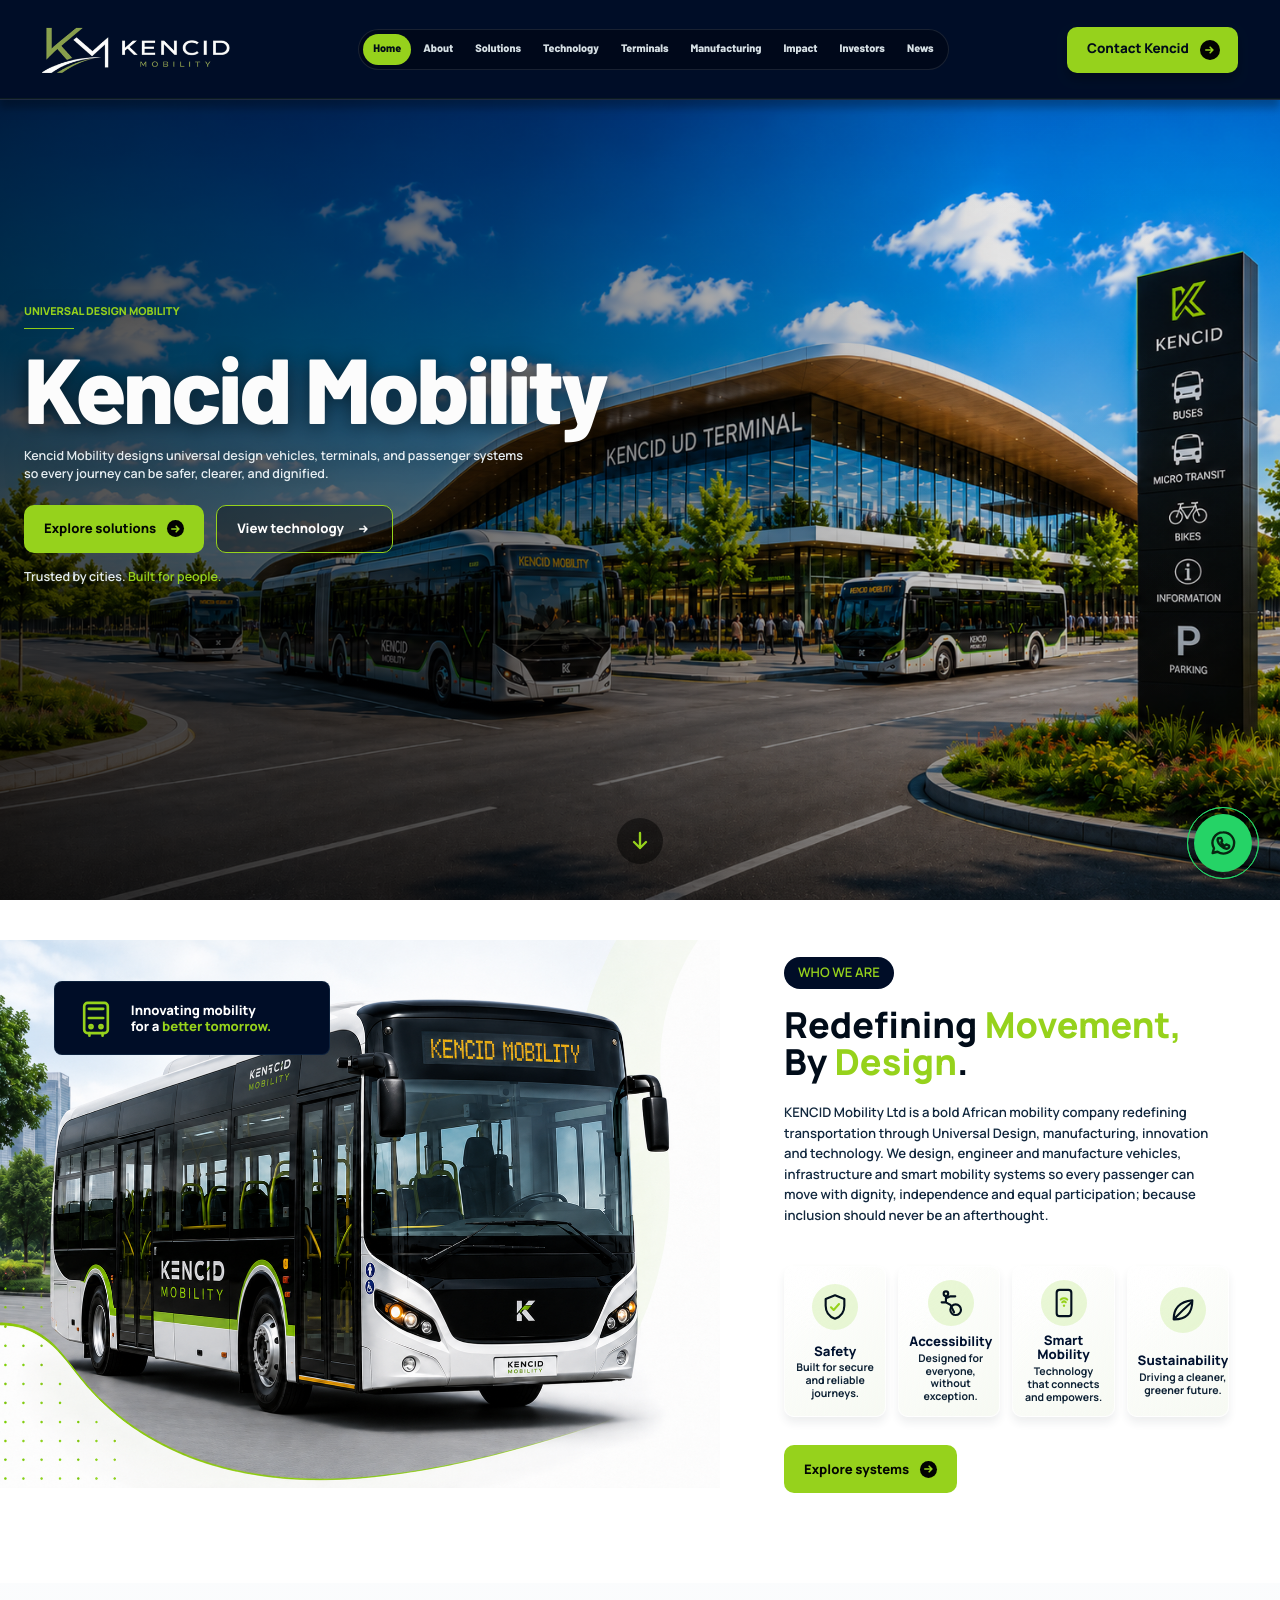
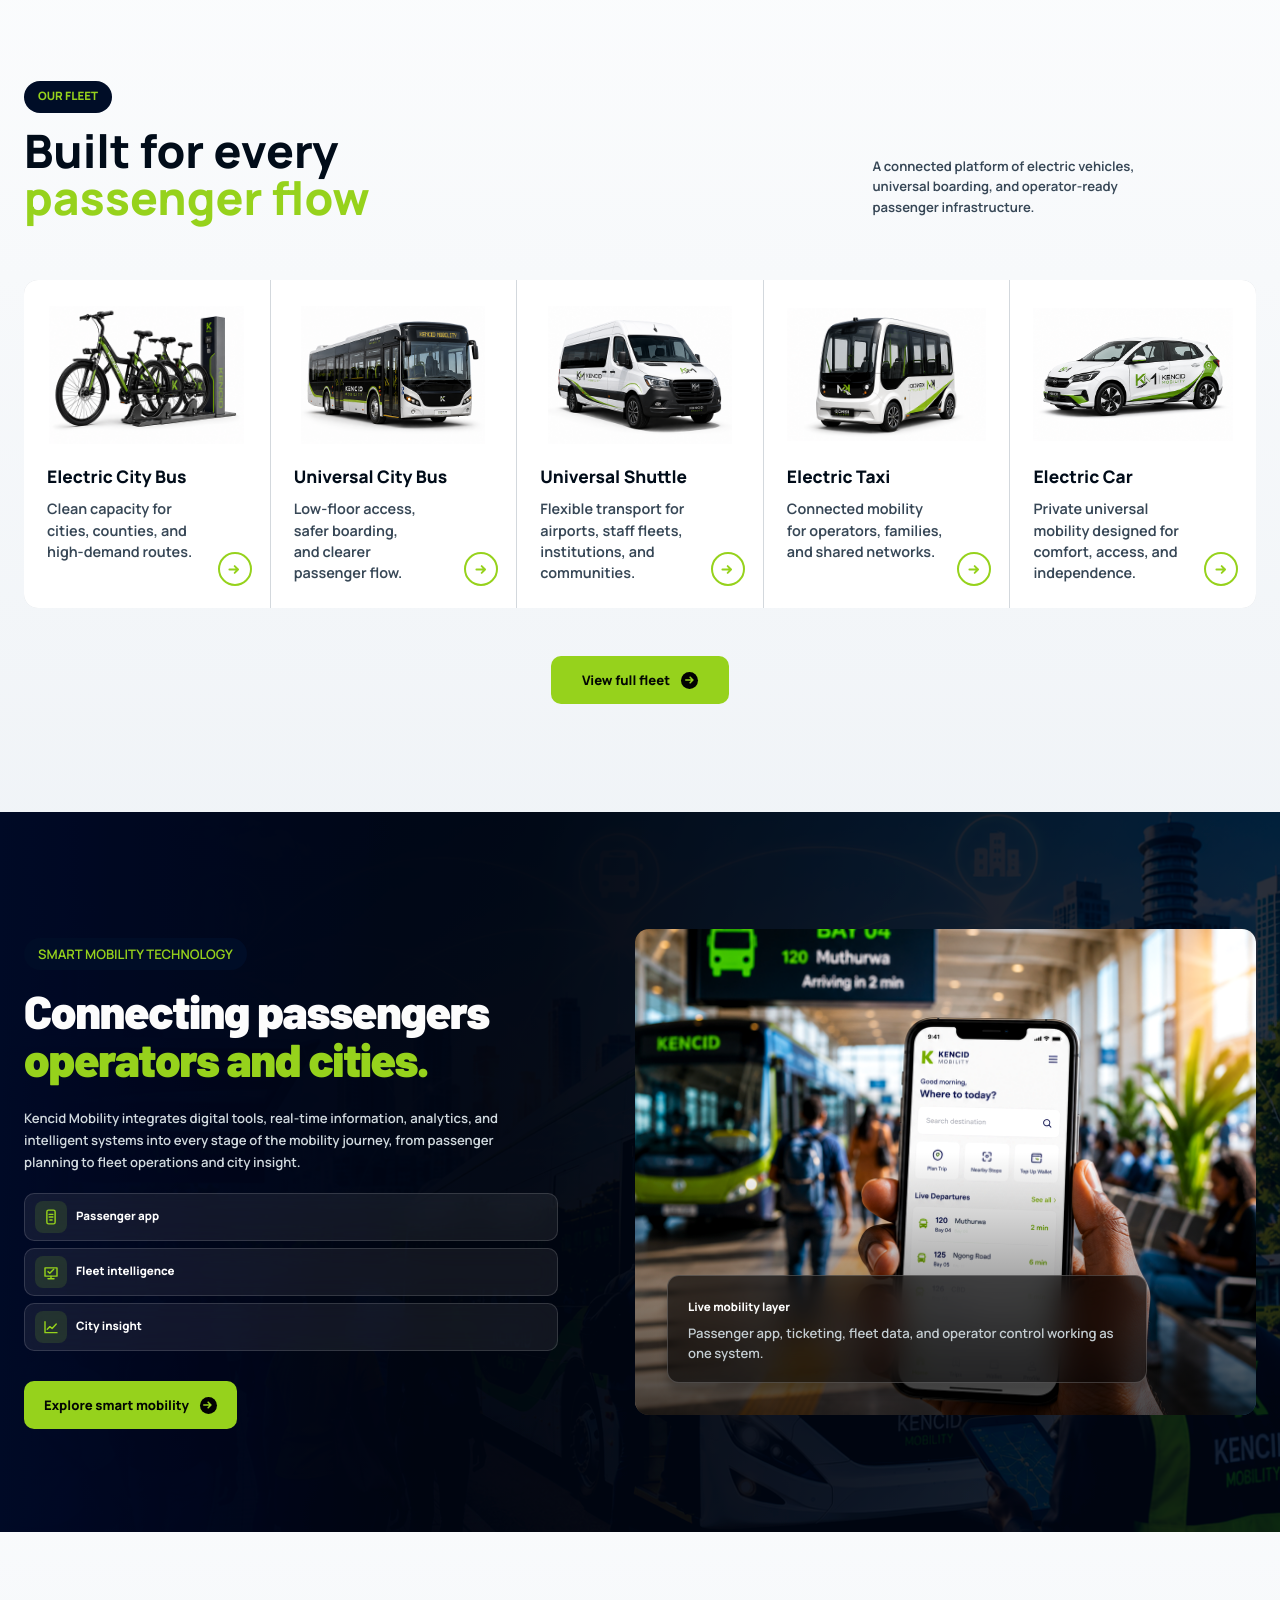
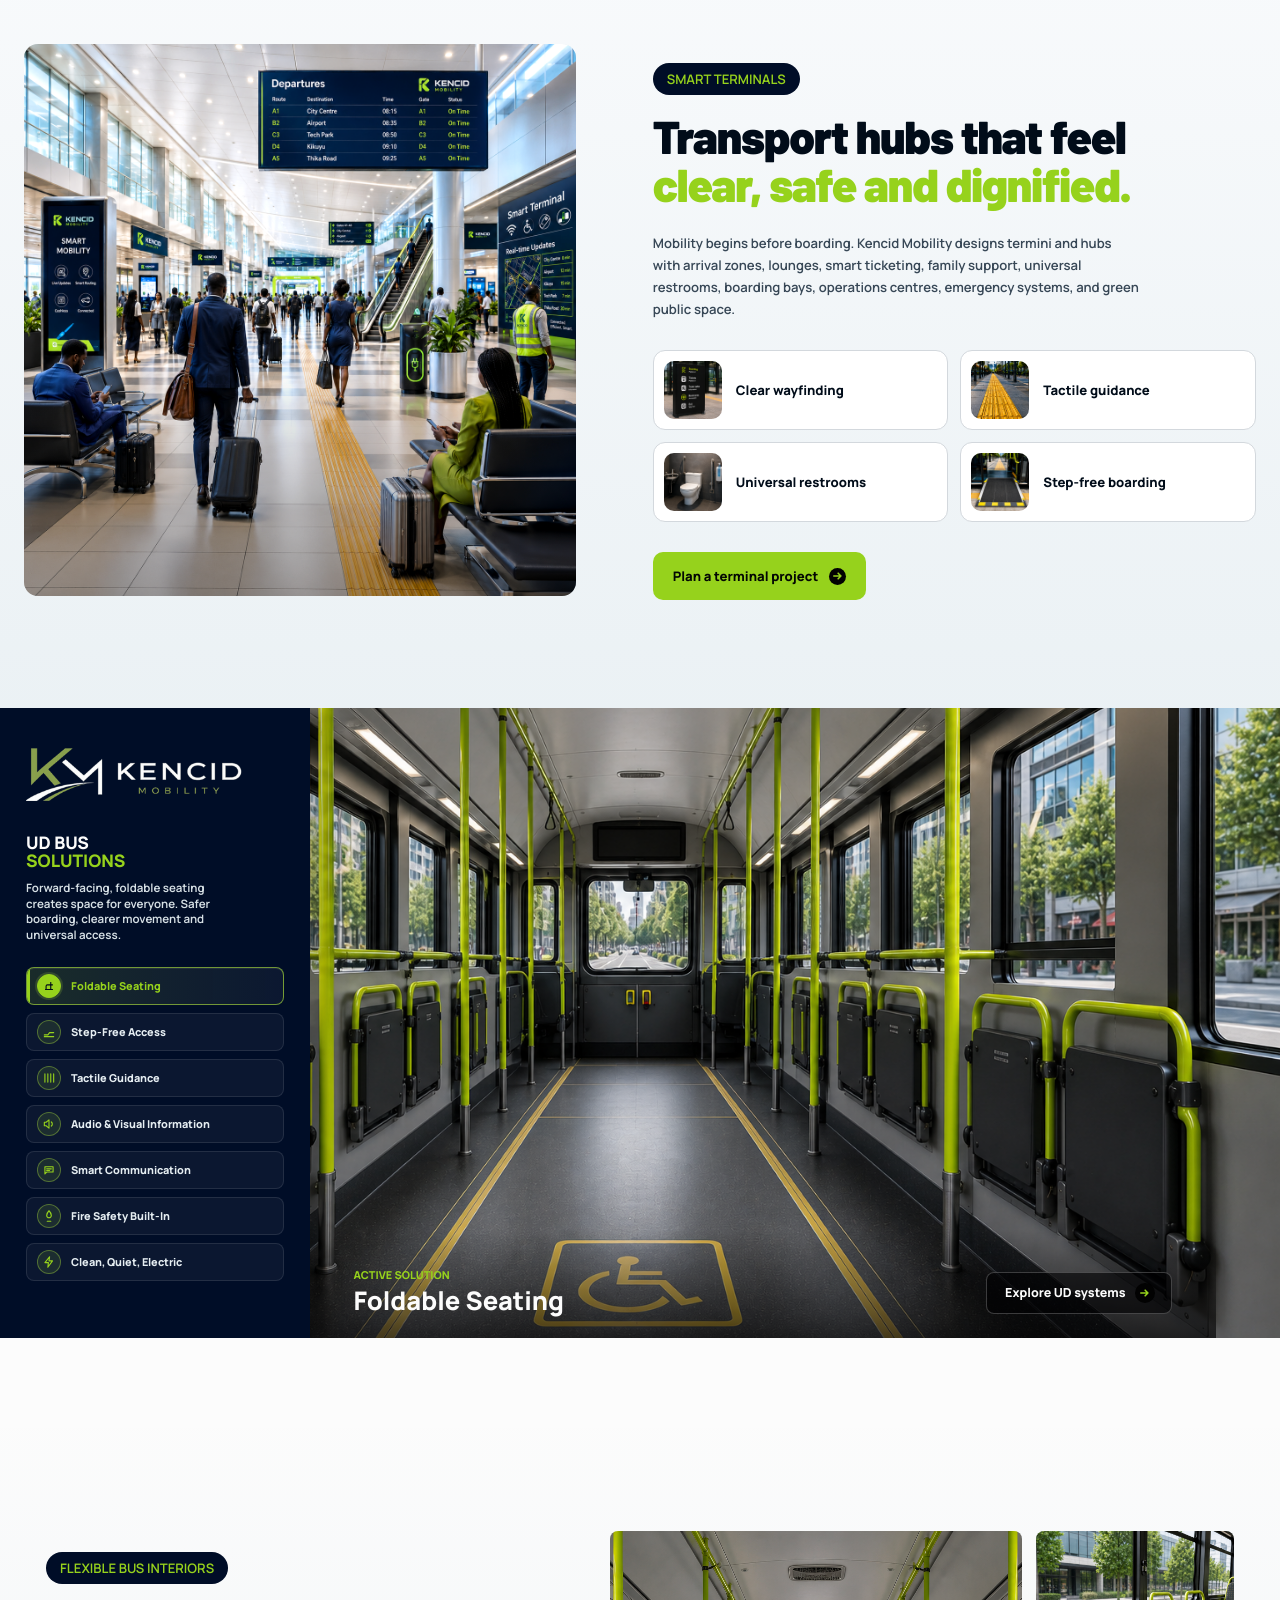
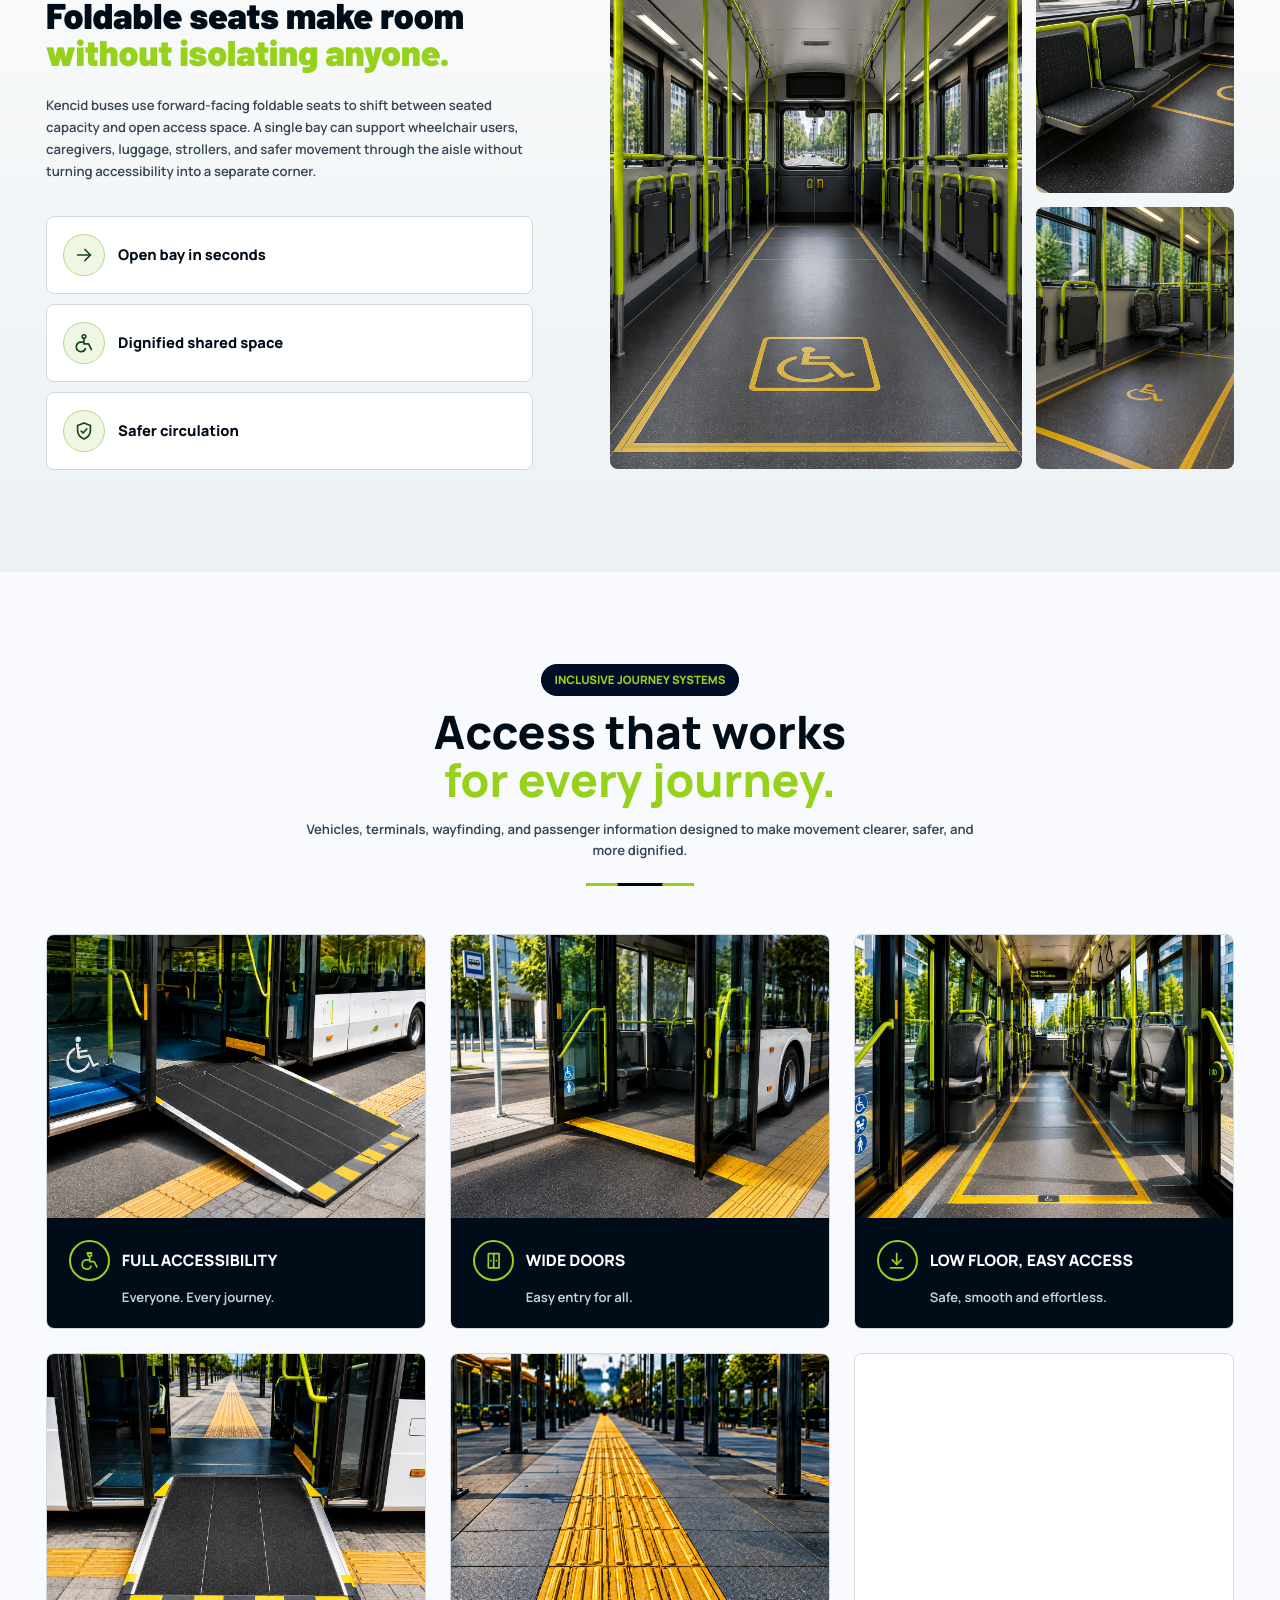
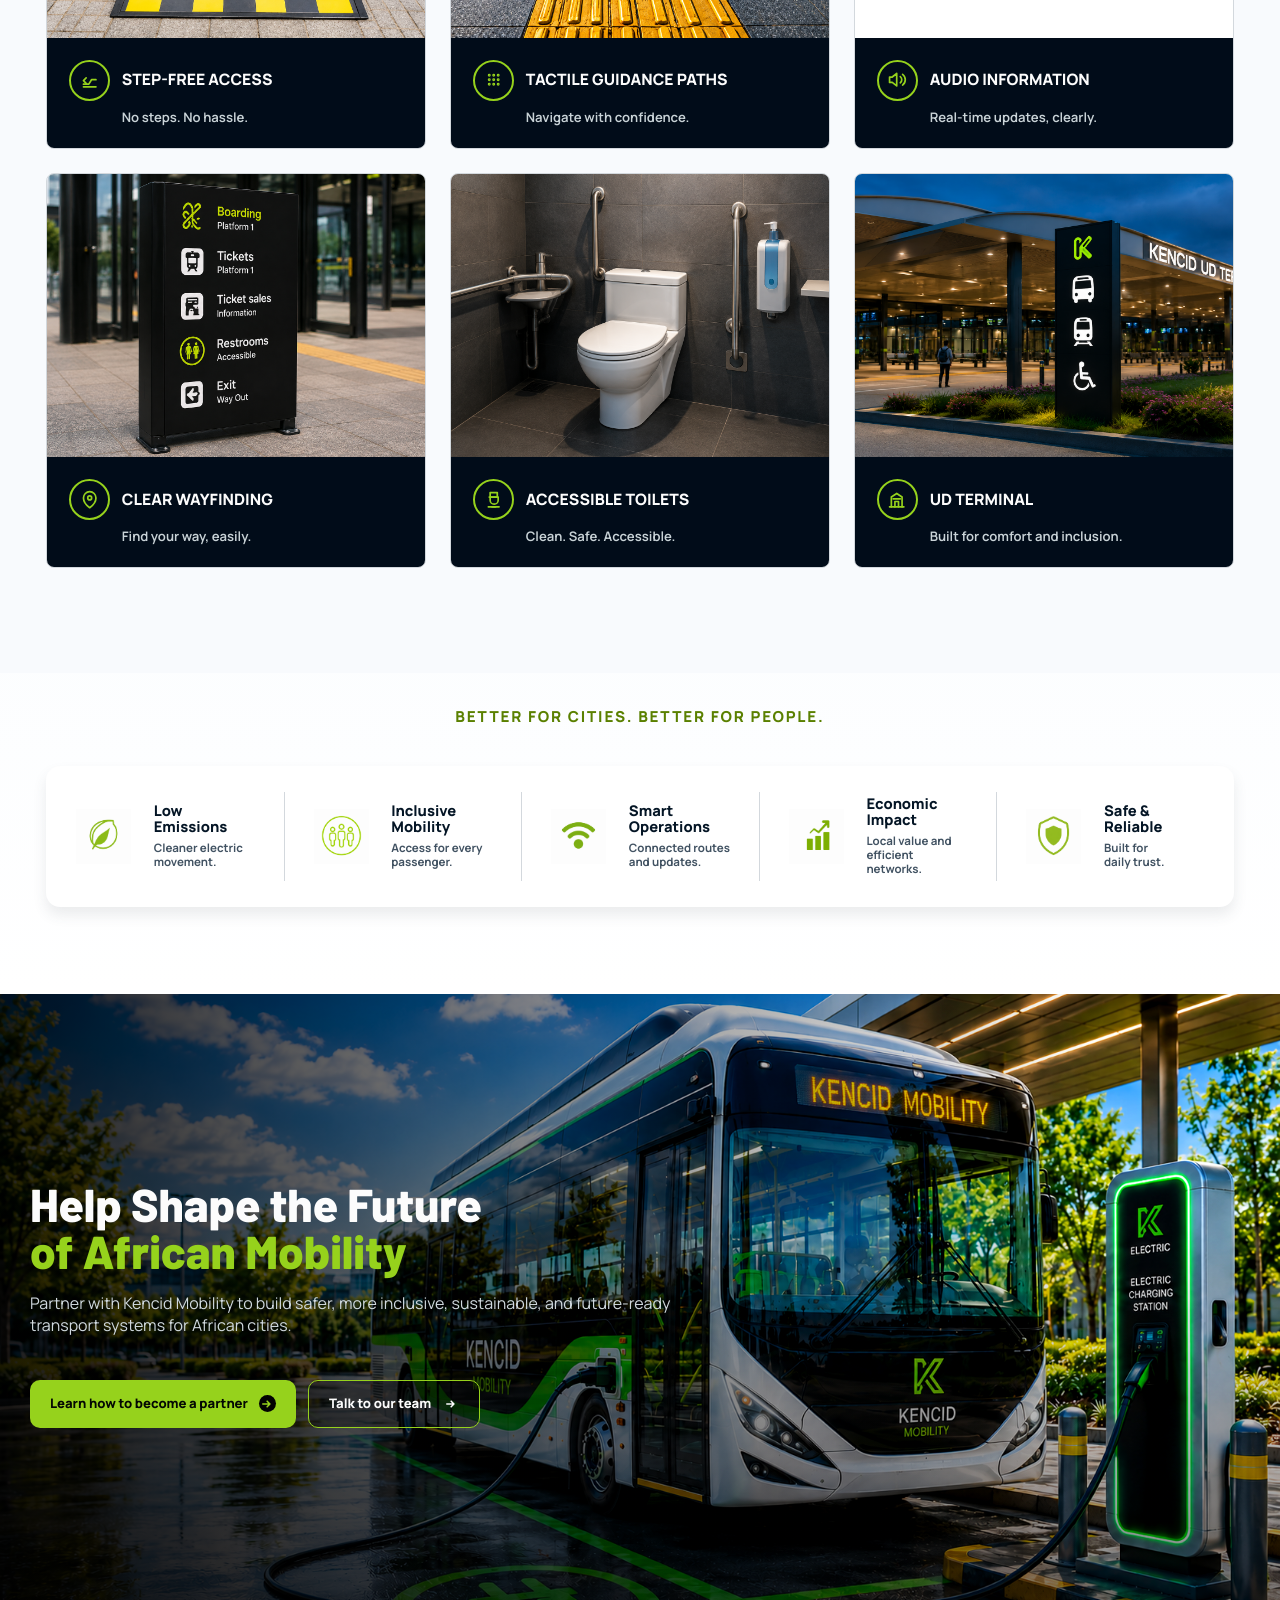
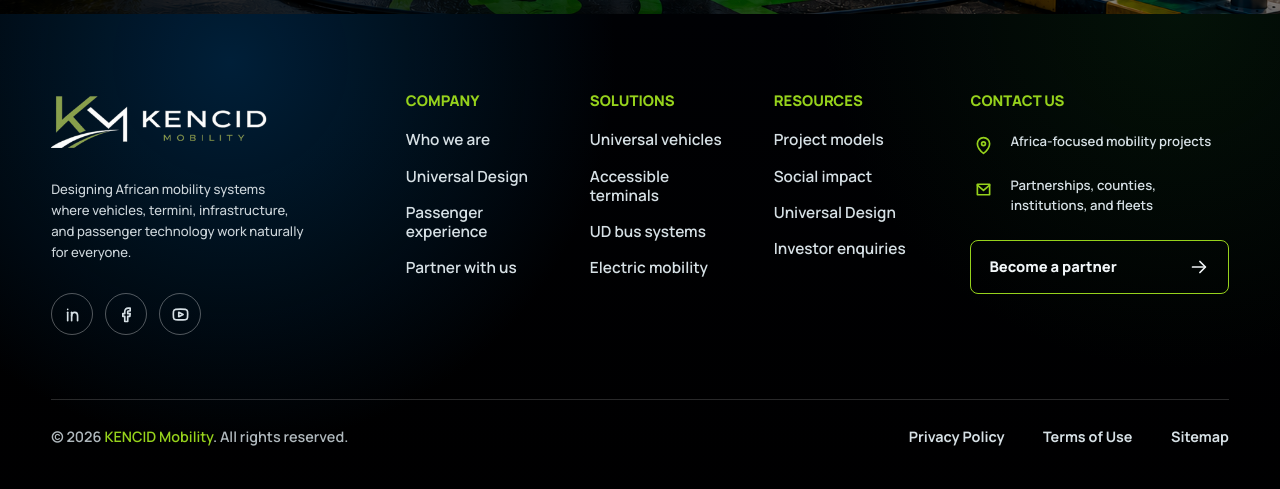
<file: index.html>
<!doctype html>
<html lang="en">
  <head>
    <meta charset="utf-8">
    <meta name="viewport" content="width=device-width, initial-scale=1">
    <title>Kencid Mobility</title>
    <meta
      name="description"
      content="Kencid Mobility designs and manufactures universal design mobility solutions for inclusive, sustainable transport."
    >
    <link rel="preconnect" href="https://fonts.googleapis.com">
    <link rel="preconnect" href="https://fonts.gstatic.com" crossorigin>
    <link
      href="https://fonts.googleapis.com/css2?family=Barlow:wght@500;600;700&family=Manrope:wght@400;500;600;700;800&display=swap"
      rel="stylesheet"
    >
    <link rel="stylesheet" href="styles.css">
  </head>
  <body>
    <main class="site-shell">
      <section class="hero" id="home" aria-label="Kencid Mobility landing page">
        <header class="site-header">
          <a class="brand" href="index.html" aria-label="Kencid Mobility home">
            <img src="assets/kencid-logo.png" alt="Kencid Mobility">
          </a>

          <nav class="main-nav" aria-label="Main navigation">
            <a class="is-active" href="index.html">Home</a>
            <a href="about.html">About</a>
            <a href="solutions.html">Solutions</a>
            <a href="technology.html">Technology</a>
            <a href="terminals.html">Terminals</a>
            <a href="manufacturing.html">Manufacturing</a>
            <a href="impact.html">Impact</a>
            <a href="investors.html">Investors</a>
            <a href="news.html">News</a>
          </nav>

          <a class="contact-button" href="contact.html">
            <span>Contact Kencid</span>
            <span class="arrow-dot" aria-hidden="true">
              <svg viewBox="0 0 20 20" focusable="false">
                <path d="M4 10h10.2m-4-4 4 4-4 4" />
              </svg>
            </span>
          </a>

          <button
            class="menu-toggle"
            type="button"
            aria-label="Open menu"
            aria-controls="mobile-menu"
            aria-expanded="false"
          >
            <span aria-hidden="true"></span>
            <span aria-hidden="true"></span>
            <span aria-hidden="true"></span>
          </button>
        </header>

        <div class="mobile-backdrop" data-menu-close></div>
        <aside class="mobile-sidebar" id="mobile-menu" aria-hidden="true">
          <div class="sidebar-head">
            <img src="assets/kencid-logo.png" alt="Kencid Mobility">
            <button class="sidebar-close" type="button" aria-label="Close menu" data-menu-close>
              &times;
            </button>
          </div>

          <nav class="sidebar-nav" aria-label="Mobile navigation">
            <a href="index.html">Home</a>
            <a href="about.html">About</a>
            <a href="solutions.html">Solutions</a>
            <a href="technology.html">Technology</a>
            <a href="terminals.html">Terminals</a>
            <a href="manufacturing.html">Manufacturing</a>
            <a href="impact.html">Impact</a>
            <a href="investors.html">Investors</a>
            <a href="news.html">News</a>
          </nav>

          <a class="sidebar-contact" href="contact.html">
            <span>Contact Kencid</span>
            <span class="arrow-dot" aria-hidden="true">
              <svg viewBox="0 0 20 20" focusable="false">
                <path d="M4 10h10.2m-4-4 4 4-4 4" />
              </svg>
            </span>
          </a>
        </aside>

        <div class="hero-slideshow" aria-hidden="true">
          <div class="hero-slide is-active">
            <img
              src="assets/HEROES 2.png"
              alt=""
              width="1672"
              height="941"
              fetchpriority="high"
              decoding="async"
              style="--slide-position: center center;"
            >
          </div>
        </div>

        <div class="hero-content">
          <div class="hero-copy">
            <p class="hero-eyebrow">Universal Design Mobility</p>
            <h1>
              <span class="hero-title-line">Kencid Mobility</span>
            </h1>
            <p>
              Kencid Mobility designs universal design vehicles, terminals, and
              passenger systems so every journey can be safer, clearer, and
              dignified.
            </p>
            <div class="hero-actions" aria-label="Primary actions">
              <a class="hero-action" href="solutions.html">
                <span>Explore solutions</span>
                <span class="arrow-dot" aria-hidden="true">
                  <svg viewBox="0 0 20 20" focusable="false">
                    <path d="M4 10h10.2m-4-4 4 4-4 4" />
                  </svg>
                </span>
              </a>

              <a class="hero-action hero-action-secondary" href="#technology">
                <span>View technology</span>
                <span class="arrow-dot" aria-hidden="true">
                  <svg viewBox="0 0 20 20" focusable="false">
                    <path d="M4 10h10.2m-4-4 4 4-4 4" />
                  </svg>
                </span>
              </a>
            </div>

            <p class="hero-trust">Trusted by cities. <span>Built for people.</span></p>
          </div>

        </div>

        <a class="hero-scroll-cue" href="#solutions" aria-label="View our solutions">
          <svg viewBox="0 0 24 24" focusable="false" aria-hidden="true">
            <path d="M12 4v15m-6-6 6 6 6-6" />
          </svg>
        </a>
      </section>


 <section class="about-section" id="who-we-are" aria-labelledby="about-title">
        <div class="about-grid">
          <div class="about-media">
            <img src="assets/who we are.png" alt="Kencid Mobility Universal Design city bus">
            <div class="about-image-card" aria-hidden="true">
              <span class="about-image-card-icon">
                <svg viewBox="0 0 32 32" focusable="false">
                  <rect x="7" y="4.5" width="18" height="23" rx="2.6" />
                  <path d="M10.5 9h11M10.5 16h11M11 27.5v2M21 27.5v2" />
                  <circle cx="12.2" cy="22.5" r="1.2" />
                  <circle cx="19.8" cy="22.5" r="1.2" />
                </svg>
              </span>
              <span>Innovating mobility<br>for a <strong>better tomorrow.</strong></span>
            </div>
          </div>

          <div class="about-copy">
            <p class="section-kicker pill-kicker">Who We Are</p>
            <h2 id="about-title">
              <span class="about-title-line">Redefining <span>Movement,</span></span>
              <span class="about-title-line">By <span>Design</span>.</span>
            </h2>
            <p>
              KENCID Mobility Ltd is a bold African mobility company redefining transportation
              through Universal Design, manufacturing, innovation and technology. We design,
              engineer and manufacture vehicles, infrastructure and smart mobility systems so
              every passenger can move with dignity, independence and equal participation;
              because inclusion should never be an afterthought.
            </p>

            <ul class="about-pillars">
              <li>
                <span class="pillar-icon" aria-hidden="true">
                  <svg viewBox="0 0 24 24" focusable="false">
                    <path d="M12 3.2 19 6v5c0 5-3.3 8.4-7 9.8-3.7-1.4-7-4.8-7-9.8V6l7-2.8Z" />
                    <path d="m9 12.2 2 2 4-4.4" stroke="var(--lime)" />
                  </svg>
                </span>
                <span><strong>Safety</strong>Built for secure and reliable journeys.</span>
              </li>
              <li>
                <span class="pillar-icon" aria-hidden="true">
                  <svg viewBox="0 0 24 24" focusable="false" stroke="var(--lime)">
                    <circle cx="15.5" cy="17" r="4" />
                    <circle cx="8.2" cy="5" r="1.7" />
                    <path d="M8.2 7.2v4.3l3.4 1.9 2.7 5.6M8.2 11.5H5M8.2 8.4l3.4-1.4h3.6" />
                  </svg>
                </span>
                <span><strong>Accessibility</strong>Designed for everyone, without exception.</span>
              </li>
              <li>
                <span class="pillar-icon" aria-hidden="true">
                  <svg viewBox="0 0 24 24" focusable="false">
                    <rect x="6.5" y="2.2" width="11" height="19.6" rx="2.2" />
                    <path d="M9.6 9.4a3.6 3.6 0 0 1 4.8 0M10.7 11.4a2 2 0 0 1 2.6 0" stroke="var(--lime)" />
                    <circle cx="12" cy="14" r="0.9" fill="var(--lime)" stroke="none" />
                  </svg>
                </span>
                <span><strong>Smart Mobility</strong>Technology that connects and empowers.</span>
              </li>
              <li>
                <span class="pillar-icon" aria-hidden="true">
                  <svg viewBox="0 0 24 24" focusable="false" stroke="var(--lime)">
                    <path d="M5 19c0-7.4 4-13.4 14-14.2C19 14.8 14 19.2 5 19Z" />
                    <path d="M6.2 17.8c3-3.1 6.2-6.3 12-11.4" />
                  </svg>
                </span>
                <span><strong>Sustainability</strong>Driving a cleaner, greener future.</span>
              </li>
            </ul>

            <a class="hero-action about-cta" href="solutions.html">
              <span>Explore systems</span>
              <span class="arrow-dot" aria-hidden="true">
                <svg viewBox="0 0 20 20" focusable="false">
                  <path d="M4 10h10.2m-4-4 4 4-4 4" />
                </svg>
              </span>
            </a>
          </div>
        </div>
      </section>




      <section class="solutions-section" id="solutions" aria-labelledby="solutions-title">
        <div class="solutions-inner">
          <div class="section-heading section-heading-split reveal-on-scroll">
            <div>
              <p class="section-kicker pill-kicker">Our Fleet</p>
              <h2 id="solutions-title">Built for every <span class="title-line">passenger flow</span></h2>
            </div>
            <p class="section-summary">
              A connected platform of electric vehicles, universal boarding,
              and operator-ready passenger infrastructure.
            </p>
          </div>

          <div class="solutions-grid">
            <article class="solution-card">
              <img src="assets/electric bus .png" alt="KENCID electric city bus">
              <div class="solution-copy">
                <h3>Electric City Bus</h3>
                <p>Clean capacity for cities, counties, and high-demand routes.</p>
              </div>
              <a class="solution-link" href="solutions.html#electric-mobility" aria-label="Explore Electric City Bus">
                <span class="arrow-dot" aria-hidden="true">
                  <svg viewBox="0 0 20 20" focusable="false">
                    <path d="M4 10h10.2m-4-4 4 4-4 4" />
                  </svg>
                </span>
              </a>
            </article>

            <article class="solution-card">
              <img src="assets/bus .png" alt="KENCID universal city bus">
              <div class="solution-copy">
                <h3>Universal City Bus</h3>
                <p>Low-floor access, safer boarding, and clearer passenger flow.</p>
              </div>
              <a class="solution-link" href="solutions.html" aria-label="Explore Universal City Bus">
                <span class="arrow-dot" aria-hidden="true">
                  <svg viewBox="0 0 20 20" focusable="false">
                    <path d="M4 10h10.2m-4-4 4 4-4 4" />
                  </svg>
                </span>
              </a>
            </article>

            <article class="solution-card">
              <img src="assets/van .png" alt="KENCID universal shuttle van">
              <div class="solution-copy">
                <h3>Universal Shuttle</h3>
                <p>Flexible transport for airports, staff fleets, institutions, and communities.</p>
              </div>
              <a class="solution-link" href="solutions.html" aria-label="Explore Universal Shuttle">
                <span class="arrow-dot" aria-hidden="true">
                  <svg viewBox="0 0 20 20" focusable="false">
                    <path d="M4 10h10.2m-4-4 4 4-4 4" />
                  </svg>
                </span>
              </a>
            </article>

            <article class="solution-card">
              <img src="assets/electric taxi .png" alt="KENCID electric taxi">
              <div class="solution-copy">
                <h3>Electric Taxi</h3>
                <p>Connected mobility for operators, families, and shared networks.</p>
              </div>
              <a class="solution-link" href="solutions.html#electric-mobility" aria-label="Explore Electric Taxi">
                <span class="arrow-dot" aria-hidden="true">
                  <svg viewBox="0 0 20 20" focusable="false">
                    <path d="M4 10h10.2m-4-4 4 4-4 4" />
                  </svg>
                </span>
              </a>
            </article>

            <article class="solution-card">
              <img src="assets/electric car.png" alt="KENCID universal electric car">
              <div class="solution-copy">
                <h3>Electric Car</h3>
                <p>Private universal mobility designed for comfort, access, and independence.</p>
              </div>
              <a class="solution-link" href="solutions.html#electric-mobility" aria-label="Explore Electric Car">
                <span class="arrow-dot" aria-hidden="true">
                  <svg viewBox="0 0 20 20" focusable="false">
                    <path d="M4 10h10.2m-4-4 4 4-4 4" />
                  </svg>
                </span>
              </a>
            </article>
          </div>

          <div class="fleet-cta-wrap">
            <a class="hero-action fleet-cta" href="solutions.html">
              <span>View full fleet</span>
              <span class="arrow-dot" aria-hidden="true">
                <svg viewBox="0 0 20 20" focusable="false">
                  <path d="M4 10h10.2m-4-4 4 4-4 4" />
                </svg>
              </span>
            </a>
          </div>
        </div>
      </section>

      <section class="technology-section reveal-on-scroll" id="technology" aria-labelledby="technology-title">
        <div class="technology-inner">
          <div class="technology-copy">
            <p class="section-kicker pill-kicker">Smart Mobility Technology</p>
            <h2 id="technology-title">Connecting passengers<span class="title-line">operators and cities.</span></h2>
            <p>
              Kencid Mobility integrates digital tools, real-time information,
              analytics, and intelligent systems into every stage of the mobility
              journey, from passenger planning to fleet operations and city insight.
            </p>

            <div class="technology-stack" aria-label="Smart mobility capabilities">
              <article>
                <span aria-hidden="true">
                  <svg viewBox="0 0 24 24" focusable="false">
                    <rect x="6.5" y="2.8" width="11" height="18.4" rx="2.2" />
                    <path d="M9.5 8.5h5M9.5 12h5M10.5 16h3" />
                  </svg>
                </span>
                <div>
                  <h3>Passenger app</h3>
                </div>
              </article>

              <article>
                <span aria-hidden="true">
                  <svg viewBox="0 0 24 24" focusable="false">
                    <path d="M4 17.5V6.5h16v11H4Z" />
                    <path d="M8 21h8M12 17.5V21M8 11.5l2.4 2.2 5.2-5.4" />
                  </svg>
                </span>
                <div>
                  <h3>Fleet intelligence</h3>
                </div>
              </article>

              <article>
                <span aria-hidden="true">
                  <svg viewBox="0 0 24 24" focusable="false">
                    <path d="M4 19.5V5m0 14.5h16" />
                    <path d="m7 15 3.5-3.5 3 2.5L19 8" />
                  </svg>
                </span>
                <div>
                  <h3>City insight</h3>
                </div>
              </article>
            </div>

            <a class="hero-action technology-cta" href="technology.html">
              <span>Explore smart mobility</span>
              <span class="arrow-dot" aria-hidden="true">
                <svg viewBox="0 0 20 20" focusable="false">
                  <path d="M4 10h10.2m-4-4 4 4-4 4" />
                </svg>
              </span>
            </a>
          </div>

          <div class="technology-visual">
            <img
              src="assets/impact.png"
              alt="Hand holding the Kencid Mobility passenger app inside a bright smart terminal with live departure information and a bus nearby"
              loading="lazy"
              decoding="async"
            >
            <div class="technology-glass-card">
              <strong>Live mobility layer</strong>
              <span>Passenger app, ticketing, fleet data, and operator control working as one system.</span>
            </div>
          </div>
        </div>
      </section>

      <section class="terminals-section reveal-on-scroll" id="terminals" aria-labelledby="terminals-title">
        <div class="terminals-inner">
          <div class="terminals-media">
            <img
              src="assets/terminals.png"
              alt="Kencid Mobility terminal with departures board, tactile guidance, and passenger information systems"
              loading="lazy"
              decoding="async"
            >
          </div>

          <div class="terminals-copy">
            <p class="section-kicker pill-kicker">Smart Terminals</p>
            <h2 id="terminals-title">Transport hubs that feel<span class="title-line">clear, safe and dignified.</span></h2>
            <p>
              Mobility begins before boarding. Kencid Mobility designs termini
              and hubs with arrival zones, lounges, smart ticketing, family
              support, universal restrooms, boarding bays, operations centres,
              emergency systems, and green public space.
            </p>

            <ul class="terminal-features">
              <li>
                <img src="assets/clear way finding .png" alt="" loading="lazy" decoding="async">
                <span>Clear wayfinding</span>
              </li>
              <li>
                <img src="assets/tactile guidance.png" alt="" loading="lazy" decoding="async">
                <span>Tactile guidance</span>
              </li>
              <li>
                <img src="assets/accessible toilets .png" alt="" loading="lazy" decoding="async">
                <span>Universal restrooms</span>
              </li>
              <li>
                <img src="assets/step free acces.png" alt="" loading="lazy" decoding="async">
                <span>Step-free boarding</span>
              </li>
            </ul>

            <a class="hero-action terminals-cta" href="contact.html">
              <span>Plan a terminal project</span>
              <span class="arrow-dot" aria-hidden="true">
                <svg viewBox="0 0 20 20" focusable="false">
                  <path d="M4 10h10.2m-4-4 4 4-4 4" />
                </svg>
              </span>
            </a>
          </div>
        </div>
      </section>

      <section class="interior-section reveal-on-scroll" id="bus-interior" aria-labelledby="interior-title">
        <div class="interior-stage">
          <div class="interior-slides" aria-hidden="true">
            <img
              class="interior-slide is-active"
              src="assets/foldable-seats-open-bay.png"
              alt=""
              width="1536"
              height="1024"
              loading="lazy"
              decoding="async"
            >
            <img
              class="interior-slide"
              src="assets/SLIDE 2.png"
              alt=""
              width="1672"
              height="941"
              loading="lazy"
              decoding="async"
            >
            <img
              class="interior-slide"
              src="assets/SLIDE 3.png"
              alt=""
              width="1672"
              height="941"
              loading="lazy"
              decoding="async"
            >
            <img
              class="interior-slide"
              src="assets/SLIDE 4.png"
              alt=""
              width="1672"
              height="941"
              loading="lazy"
              decoding="async"
            >
            <img
              class="interior-slide"
              src="assets/SLIDE 5.png"
              alt=""
              width="1672"
              height="941"
              loading="lazy"
              decoding="async"
            >
            <img
              class="interior-slide"
              src="assets/SLIDE 1.png"
              alt=""
              width="1672"
              height="941"
              loading="lazy"
              decoding="async"
            >
            <img
              class="interior-slide"
              src="assets/SLIDE 6 .png"
              alt=""
              width="1672"
              height="941"
              loading="lazy"
              decoding="async"
            >
          </div>

          <div class="interior-panel">
            <a class="interior-brand" href="#home" aria-label="Kencid Mobility home">
              <img src="assets/kencid-logo.png" alt="Kencid Mobility">
            </a>

            <div class="interior-copy">
            <h2 id="interior-title">UD Bus <span class="title-line">Solutions</span></h2>
              <p>
                Forward-facing, foldable seating creates space for everyone.
                Safer boarding, clearer movement and universal access.
              </p>
            </div>

            <div class="interior-tabs" role="tablist" aria-label="UD Bus solution images">
              <button class="interior-tab is-active" type="button" role="tab" aria-selected="true" data-interior-tab="0">
                <span class="interior-tab-icon" aria-hidden="true">
                  <svg viewBox="0 0 24 24" focusable="false">
                    <path d="M6 18h12" />
                    <path d="M7 18v-5.5c0-1.4.9-2.5 2.2-2.5H15" />
                    <path d="M15 6v12" />
                    <path d="M15 10h3" />
                  </svg>
                </span>
                <span>Foldable Seating</span>
              </button>
              <button class="interior-tab" type="button" role="tab" aria-selected="false" data-interior-tab="1">
                <span class="interior-tab-icon" aria-hidden="true">
                  <svg viewBox="0 0 24 24" focusable="false">
                    <path d="M4 17h6l3-4h7" />
                    <path d="M4 20h16" />
                  </svg>
                </span>
                <span>Step-Free Access</span>
              </button>
              <button class="interior-tab" type="button" role="tab" aria-selected="false" data-interior-tab="2">
                <span class="interior-tab-icon" aria-hidden="true">
                  <svg viewBox="0 0 24 24" focusable="false">
                    <path d="M5 19V5" />
                    <path d="M10 19V5" />
                    <path d="M15 19V5" />
                    <path d="M20 19V5" />
                  </svg>
                </span>
                <span>Tactile Guidance</span>
              </button>
              <button class="interior-tab" type="button" role="tab" aria-selected="false" data-interior-tab="3">
                <span class="interior-tab-icon" aria-hidden="true">
                  <svg viewBox="0 0 24 24" focusable="false">
                    <path d="M4 9v6h3l5 4V5L7 9H4Z" />
                    <path d="M16 8.5a4.5 4.5 0 0 1 0 7" />
                  </svg>
                </span>
                <span>Audio &amp; Visual Information</span>
              </button>
              <button class="interior-tab" type="button" role="tab" aria-selected="false" data-interior-tab="4">
                <span class="interior-tab-icon" aria-hidden="true">
                  <svg viewBox="0 0 24 24" focusable="false">
                    <path d="M5 6.5h14v9H8l-3 3v-12Z" />
                    <path d="M8 10h8M8 12.8h5" />
                  </svg>
                </span>
                <span>Smart Communication</span>
              </button>
              <button class="interior-tab" type="button" role="tab" aria-selected="false" data-interior-tab="5">
                <span class="interior-tab-icon" aria-hidden="true">
                  <svg viewBox="0 0 24 24" focusable="false">
                    <path d="M12 3s4 4.2 4 8a4 4 0 0 1-8 0c0-3.8 4-8 4-8Z" />
                    <path d="M9 21h6" />
                  </svg>
                </span>
                <span>Fire Safety Built-In</span>
              </button>
              <button class="interior-tab" type="button" role="tab" aria-selected="false" data-interior-tab="6">
                <span class="interior-tab-icon" aria-hidden="true">
                  <svg viewBox="0 0 24 24" focusable="false">
                    <path d="M13 3 5 13h6l-1 8 8-11h-6l1-7Z" />
                  </svg>
                </span>
                <span>Clean, Quiet, Electric</span>
              </button>
            </div>
          </div>

          <div class="interior-image-caption">
            <div>
              <p>Active Solution</p>
              <h3 data-interior-caption>Foldable Seating</h3>
            </div>
            <a class="interior-learn-more" href="universal-design.html">
              <span>Explore UD systems</span>
              <span class="arrow-dot" aria-hidden="true">
                <svg viewBox="0 0 20 20" focusable="false">
                  <path d="M4 10h10.2m-4-4 4 4-4 4" />
                </svg>
              </span>
            </a>
          </div>
        </div>
      </section>

      <section class="foldable-seats-section reveal-on-scroll" id="foldable-seats" aria-labelledby="foldable-seats-title">
        <div class="foldable-seats-inner">
          <div class="foldable-seats-copy">
            <p class="section-kicker pill-kicker">Flexible Bus Interiors</p>
            <h2 id="foldable-seats-title">
              <span>Foldable seats make room</span>
              <span class="title-line">without isolating anyone.</span>
            </h2>
            <p>
              Kencid buses use forward-facing foldable seats to shift between
              seated capacity and open access space. A single bay can support
              wheelchair users, caregivers, luggage, strollers, and safer
              movement through the aisle without turning accessibility into a
              separate corner.
            </p>
            <ul class="foldable-seats-points" aria-label="Foldable seating concept benefits">
              <li>
                <span aria-hidden="true">
                  <svg viewBox="0 0 24 24" focusable="false">
                    <path d="M5 12h14" />
                    <path d="m13 6 6 6-6 6" />
                  </svg>
                </span>
                <strong>Open bay in seconds</strong>
              </li>
              <li>
                <span aria-hidden="true">
                  <svg viewBox="0 0 24 24" focusable="false">
                    <circle cx="12" cy="5" r="2" />
                    <path d="M12 7.8v5.2h5l3 6" />
                    <path d="M11 11H8.8a5.2 5.2 0 1 0 4.8 7.2" />
                  </svg>
                </span>
                <strong>Dignified shared space</strong>
              </li>
              <li>
                <span aria-hidden="true">
                  <svg viewBox="0 0 24 24" focusable="false">
                    <path d="M12 3.2 19 6v5c0 5-3.3 8.4-7 9.8-3.7-1.4-7-4.8-7-9.8V6l7-2.8Z" />
                    <path d="m9 12.2 2 2 4-4.4" />
                  </svg>
                </span>
                <strong>Safer circulation</strong>
              </li>
            </ul>
          </div>
          <div class="foldable-seats-gallery" aria-label="Foldable seating concept images">
            <figure class="foldable-seat-hero">
              <img
                src="assets/foldable-seats-open-bay.png"
                alt="Kencid Mobility bus interior with foldable seats raised to create a wide accessible bay."
                loading="lazy"
                decoding="async"
              >
            </figure>
            <figure>
              <img
                src="assets/foldable-seats-mixed-mode.png"
                alt="Foldable bus seats with one row lowered and nearby seats raised beside an accessible bay."
                loading="lazy"
                decoding="async"
              >
            </figure>
            <figure>
              <img
                src="assets/foldable-seats-flex-bay.png"
                alt="Flexible low-floor bus seating bay with raised foldable seats and yellow accessibility markings."
                loading="lazy"
                decoding="async"
              >
            </figure>
          </div>
        </div>
      </section>

      <section class="accessible-section reveal-on-scroll" aria-labelledby="accessible-title">
        <div class="accessible-inner">
          <div class="accessibility-header">
            <p class="section-kicker pill-kicker">Inclusive Journey Systems</p>
            <h2 id="accessible-title">Access that works<span class="title-line">for every journey.</span></h2>
            <p class="accessibility-summary">
              Vehicles, terminals, wayfinding, and passenger information designed
              to make movement clearer, safer, and more dignified.
            </p>
            <span class="accessibility-rule" aria-hidden="true"></span>
          </div>

          <div class="accessibility-mosaic" aria-label="Universal design accessibility features">
            <article class="accessibility-card">
              <img
                src="assets/full accessibility .png"
                width="1672"
                height="941"
                loading="lazy"
                decoding="async"
                alt="Wheelchair user boarding a Kencid Mobility bus using an accessible ramp."
              >
              <div class="accessibility-card-copy">
                <span class="accessibility-icon" aria-hidden="true">
                  <svg viewBox="0 0 24 24" focusable="false">
                    <circle cx="12" cy="5" r="2" />
                    <path d="M12 7.8v5.2h5l3 6" />
                    <path d="M11 11H8.8a5.2 5.2 0 1 0 4.8 7.2" />
                    <path d="M9 3.5h5" />
                  </svg>
                </span>
                <h3>Full Accessibility</h3>
                <p>Everyone. Every journey.</p>
              </div>
            </article>

            <article class="accessibility-card">
              <img
                src="assets/wide doors.png"
                width="1536"
                height="1024"
                loading="lazy"
                decoding="async"
                alt="Wide Kencid Mobility bus doors open at a station platform."
              >
              <div class="accessibility-card-copy">
                <span class="accessibility-icon" aria-hidden="true">
                  <svg viewBox="0 0 24 24" focusable="false">
                    <path d="M6 4h12v16H6V4Z" />
                    <path d="M12 4v16M9 12h.1M15 12h.1" />
                  </svg>
                </span>
                <h3>Wide Doors</h3>
                <p>Easy entry for all.</p>
              </div>
            </article>

            <article class="accessibility-card">
              <img
                src="assets/low floor easy acces .png"
                width="1536"
                height="1024"
                loading="lazy"
                decoding="async"
                alt="Low-floor Kencid Mobility bus interior with a flat accessible aisle."
              >
              <div class="accessibility-card-copy">
                <span class="accessibility-icon" aria-hidden="true">
                  <svg viewBox="0 0 24 24" focusable="false">
                    <path d="M12 4v12" />
                    <path d="m7 11 5 5 5-5" />
                    <path d="M5 20h14" />
                  </svg>
                </span>
                <h3>Low Floor, Easy Access</h3>
                <p>Safe, smooth and effortless.</p>
              </div>
            </article>

            <article class="accessibility-card">
              <img
                src="assets/step free acces.png"
                width="1535"
                height="1024"
                loading="lazy"
                decoding="async"
                alt="Step-free access ramp aligned with a Kencid Mobility bus entrance."
              >
              <div class="accessibility-card-copy">
                <span class="accessibility-icon" aria-hidden="true">
                  <svg viewBox="0 0 24 24" focusable="false">
                    <path d="M5 17h6l3-5h5" />
                    <path d="M5 20h14" />
                    <path d="m8 10-3 3 3 3" />
                  </svg>
                </span>
                <h3>Step-Free Access</h3>
                <p>No steps. No hassle.</p>
              </div>
            </article>

            <article class="accessibility-card">
              <img
                src="assets/tactile guidance.png"
                width="1565"
                height="1005"
                loading="lazy"
                decoding="async"
                alt="Tactile guidance path running through a passenger platform."
              >
              <div class="accessibility-card-copy">
                <span class="accessibility-icon" aria-hidden="true">
                  <svg viewBox="0 0 24 24" focusable="false">
                    <circle cx="7" cy="7" r=".7" />
                    <circle cx="12" cy="7" r=".7" />
                    <circle cx="17" cy="7" r=".7" />
                    <circle cx="7" cy="12" r=".7" />
                    <circle cx="12" cy="12" r=".7" />
                    <circle cx="17" cy="12" r=".7" />
                    <circle cx="7" cy="17" r=".7" />
                    <circle cx="12" cy="17" r=".7" />
                    <circle cx="17" cy="17" r=".7" />
                  </svg>
                </span>
                <h3>Tactile Guidance Paths</h3>
                <p>Navigate with confidence.</p>
              </div>
            </article>

            <article class="accessibility-card">
              <img
                src="assets/Audio information .png"
                width="1566"
                height="1005"
                loading="lazy"
                decoding="async"
                alt="Digital passenger information screen for Kencid Mobility services."
              >
              <div class="accessibility-card-copy">
                <span class="accessibility-icon" aria-hidden="true">
                  <svg viewBox="0 0 24 24" focusable="false">
                    <path d="M4 9v6h3l5 4V5L7 9H4Z" />
                    <path d="M16 8.5a4.5 4.5 0 0 1 0 7" />
                    <path d="M18.6 6a7.5 7.5 0 0 1 0 12" />
                  </svg>
                </span>
                <h3>Audio Information</h3>
                <p>Real-time updates, clearly.</p>
              </div>
            </article>

            <article class="accessibility-card">
              <img
                src="assets/clear way finding .png"
                width="1536"
                height="1024"
                loading="lazy"
                decoding="async"
                alt="Kencid Mobility wayfinding sign showing platform, tickets, information, restroom and exit directions."
              >
              <div class="accessibility-card-copy">
                <span class="accessibility-icon" aria-hidden="true">
                  <svg viewBox="0 0 24 24" focusable="false">
                    <path d="M12 21s7-5.2 7-11a7 7 0 0 0-14 0c0 5.8 7 11 7 11Z" />
                    <circle cx="12" cy="10" r="2.2" />
                  </svg>
                </span>
                <h3>Clear Wayfinding</h3>
                <p>Find your way, easily.</p>
              </div>
            </article>

            <article class="accessibility-card">
              <img
                src="assets/accessible toilets .png"
                width="1536"
                height="1024"
                loading="lazy"
                decoding="async"
                alt="Accessible toilet with support rails and hygiene equipment."
              >
              <div class="accessibility-card-copy">
                <span class="accessibility-icon" aria-hidden="true">
                  <svg viewBox="0 0 24 24" focusable="false">
                    <path d="M8 4h8v5H8V4Z" />
                    <path d="M7 9h10v3.5a4.5 4.5 0 0 1-9 0V9Z" />
                    <path d="M10 20h4" />
                    <path d="M6 20h12" />
                  </svg>
                </span>
                <h3>Accessible Toilets</h3>
                <p>Clean. Safe. Accessible.</p>
              </div>
            </article>

            <article class="accessibility-card">
              <img
                src="assets/ud terminal .png"
                width="1536"
                height="1024"
                loading="lazy"
                decoding="async"
                alt="Kencid Mobility universal design terminal entrance with accessible signage."
              >
              <div class="accessibility-card-copy">
                <span class="accessibility-icon" aria-hidden="true">
                  <svg viewBox="0 0 24 24" focusable="false">
                    <path d="M4 20h16" />
                    <path d="M6 20V9l6-4 6 4v11" />
                    <path d="M10 20v-6h4v6" />
                    <path d="M8 11h8" />
                  </svg>
                </span>
                <h3>UD Terminal</h3>
                <p>Built for comfort and inclusion.</p>
              </div>
            </article>
          </div>
        </div>
      </section>

      <section class="impact-strip-section reveal-on-scroll" id="impact" aria-labelledby="impact-strip-title">
        <div class="impact-strip-inner">
          <div class="impact-strip-heading">
            <p id="impact-strip-title">Better for cities. Better for people.</p>
          </div>

          <ul class="impact-strip-list" aria-label="Kencid Mobility city and passenger benefits">
            <li>
              <span class="impact-icon" aria-hidden="true">
                <img
                  src="assets/low emissions .png"
                  width="1254"
                  height="1254"
                  loading="lazy"
                  decoding="async"
                  alt=""
                >
              </span>
              <span class="impact-copy">
                <strong>Low Emissions</strong>
                <span>Cleaner electric movement.</span>
              </span>
            </li>

            <li>
              <span class="impact-icon" aria-hidden="true">
                <img
                  src="assets/inclusive mobility .png"
                  width="1254"
                  height="1254"
                  loading="lazy"
                  decoding="async"
                  alt=""
                >
              </span>
              <span class="impact-copy">
                <strong>Inclusive Mobility</strong>
                <span>Access for every passenger.</span>
              </span>
            </li>

            <li>
              <span class="impact-icon" aria-hidden="true">
                <img
                  src="assets/smart operations .png"
                  width="1254"
                  height="1254"
                  loading="lazy"
                  decoding="async"
                  alt=""
                >
              </span>
              <span class="impact-copy">
                <strong>Smart Operations</strong>
                <span>Connected routes and updates.</span>
              </span>
            </li>

            <li>
              <span class="impact-icon" aria-hidden="true">
                <img
                  src="assets/economic impact .png"
                  width="1254"
                  height="1254"
                  loading="lazy"
                  decoding="async"
                  alt=""
                >
              </span>
              <span class="impact-copy">
                <strong>Economic Impact</strong>
                <span>Local value and efficient networks.</span>
              </span>
            </li>

            <li>
              <span class="impact-icon" aria-hidden="true">
                <img
                  src="assets/safe and reliable .png"
                  width="1254"
                  height="1254"
                  loading="lazy"
                  decoding="async"
                  alt=""
                >
              </span>
              <span class="impact-copy">
                <strong>Safe &amp; Reliable</strong>
                <span>Built for daily trust.</span>
              </span>
            </li>
          </ul>
        </div>
      </section>
    </main>

    <footer class="site-footer" id="contact" aria-label="Kencid Mobility footer">
      <div class="footer-main">
        <div class="footer-brand-block">
          <a class="footer-logo" href="index.html" aria-label="Kencid Mobility home">
            <img src="assets/kencid-logo.png" alt="Kencid Mobility">
          </a>
          <p>
            Designing African mobility systems where vehicles, termini,
            infrastructure, and passenger technology work naturally for
            everyone.
          </p>
          <div class="footer-socials" aria-label="Social links">
            <a href="#" aria-label="LinkedIn">
              <svg viewBox="0 0 24 24" focusable="false">
                <path d="M6.5 9.5V19" />
                <path d="M6.5 6.2v.1" />
                <path d="M11 19v-9.5" />
                <path d="M11 13.6c0-2.5 1.4-4.1 3.6-4.1 2 0 3.2 1.4 3.2 4V19" />
              </svg>
            </a>
            <a href="#" aria-label="Facebook">
              <svg viewBox="0 0 24 24" focusable="false">
                <path d="M14 8h2.2V4.8H14c-2.5 0-4 1.5-4 4V11H7.8v3.2H10V20h3.4v-5.8h2.4l.4-3.2h-2.8V8.9c0-.6.2-.9.6-.9Z" />
              </svg>
            </a>
            <a href="#" aria-label="YouTube">
              <svg viewBox="0 0 24 24" focusable="false">
                <path d="M4 8.5c.2-1.4 1.1-2.2 2.4-2.4 3.8-.4 7.4-.4 11.2 0 1.3.2 2.2 1 2.4 2.4.3 2.3.3 4.7 0 7-.2 1.4-1.1 2.2-2.4 2.4-3.8.4-7.4.4-11.2 0-1.3-.2-2.2-1-2.4-2.4-.3-2.3-.3-4.7 0-7Z" />
                <path d="m10 9.5 5 2.5-5 2.5v-5Z" />
              </svg>
            </a>
          </div>
        </div>

        <nav class="footer-nav" aria-label="Footer navigation">
          <div>
            <h3>Company</h3>
            <a href="about.html">Who we are</a>
            <a href="universal-design.html">Universal Design</a>
            <a href="design-experience.html">Passenger experience</a>
            <a href="partnerships.html">Partner with us</a>
          </div>

          <div>
            <h3>Solutions</h3>
            <a href="solutions.html">Universal vehicles</a>
            <a href="terminals.html">Accessible terminals</a>
            <a href="universal-design.html">UD bus systems</a>
            <a href="solutions.html#electric-mobility">Electric mobility</a>
          </div>

          <div>
            <h3>Resources</h3>
            <a href="solutions.html">Project models</a>
            <a href="impact.html">Social impact</a>
            <a href="universal-design.html">Universal Design</a>
            <a href="investors.html">Investor enquiries</a>
          </div>
        </nav>

        <div class="footer-contact-card">
          <p>Contact Us</p>
          <ul class="footer-contact-list" aria-label="Contact routes">
            <li>
              <span aria-hidden="true">
                <svg viewBox="0 0 24 24" focusable="false">
                  <path d="M12 21s7-5.2 7-11a7 7 0 0 0-14 0c0 5.8 7 11 7 11Z" />
                  <circle cx="12" cy="10" r="2.2" />
                </svg>
              </span>
              <span>Africa-focused mobility projects</span>
            </li>
            <li>
              <span aria-hidden="true">
                <svg viewBox="0 0 24 24" focusable="false">
                  <path d="M5 6h14v12H5V6Z" />
                  <path d="m5 7 7 6 7-6" />
                </svg>
              </span>
              <span>Partnerships, counties, institutions, and fleets</span>
            </li>
          </ul>
          <a class="footer-cta" href="partnerships.html">
            <span>Become a partner</span>
            <svg viewBox="0 0 24 24" focusable="false" aria-hidden="true">
              <path d="M5 12h13" />
              <path d="m13 6 6 6-6 6" />
            </svg>
          </a>
        </div>
      </div>

      <div class="footer-bottom">
        <p>&copy; 2026 <span>KENCID Mobility</span>. All rights reserved.</p>
        <div>
          <a href="about.html">Privacy Policy</a>
          <a href="about.html">Terms of Use</a>
          <a href="index.html">Sitemap</a>
        </div>
      </div>
    </footer>
    <script src="site-pages.js"></script>
    <script src="script.js"></script>
  </body>
</html>
</file>
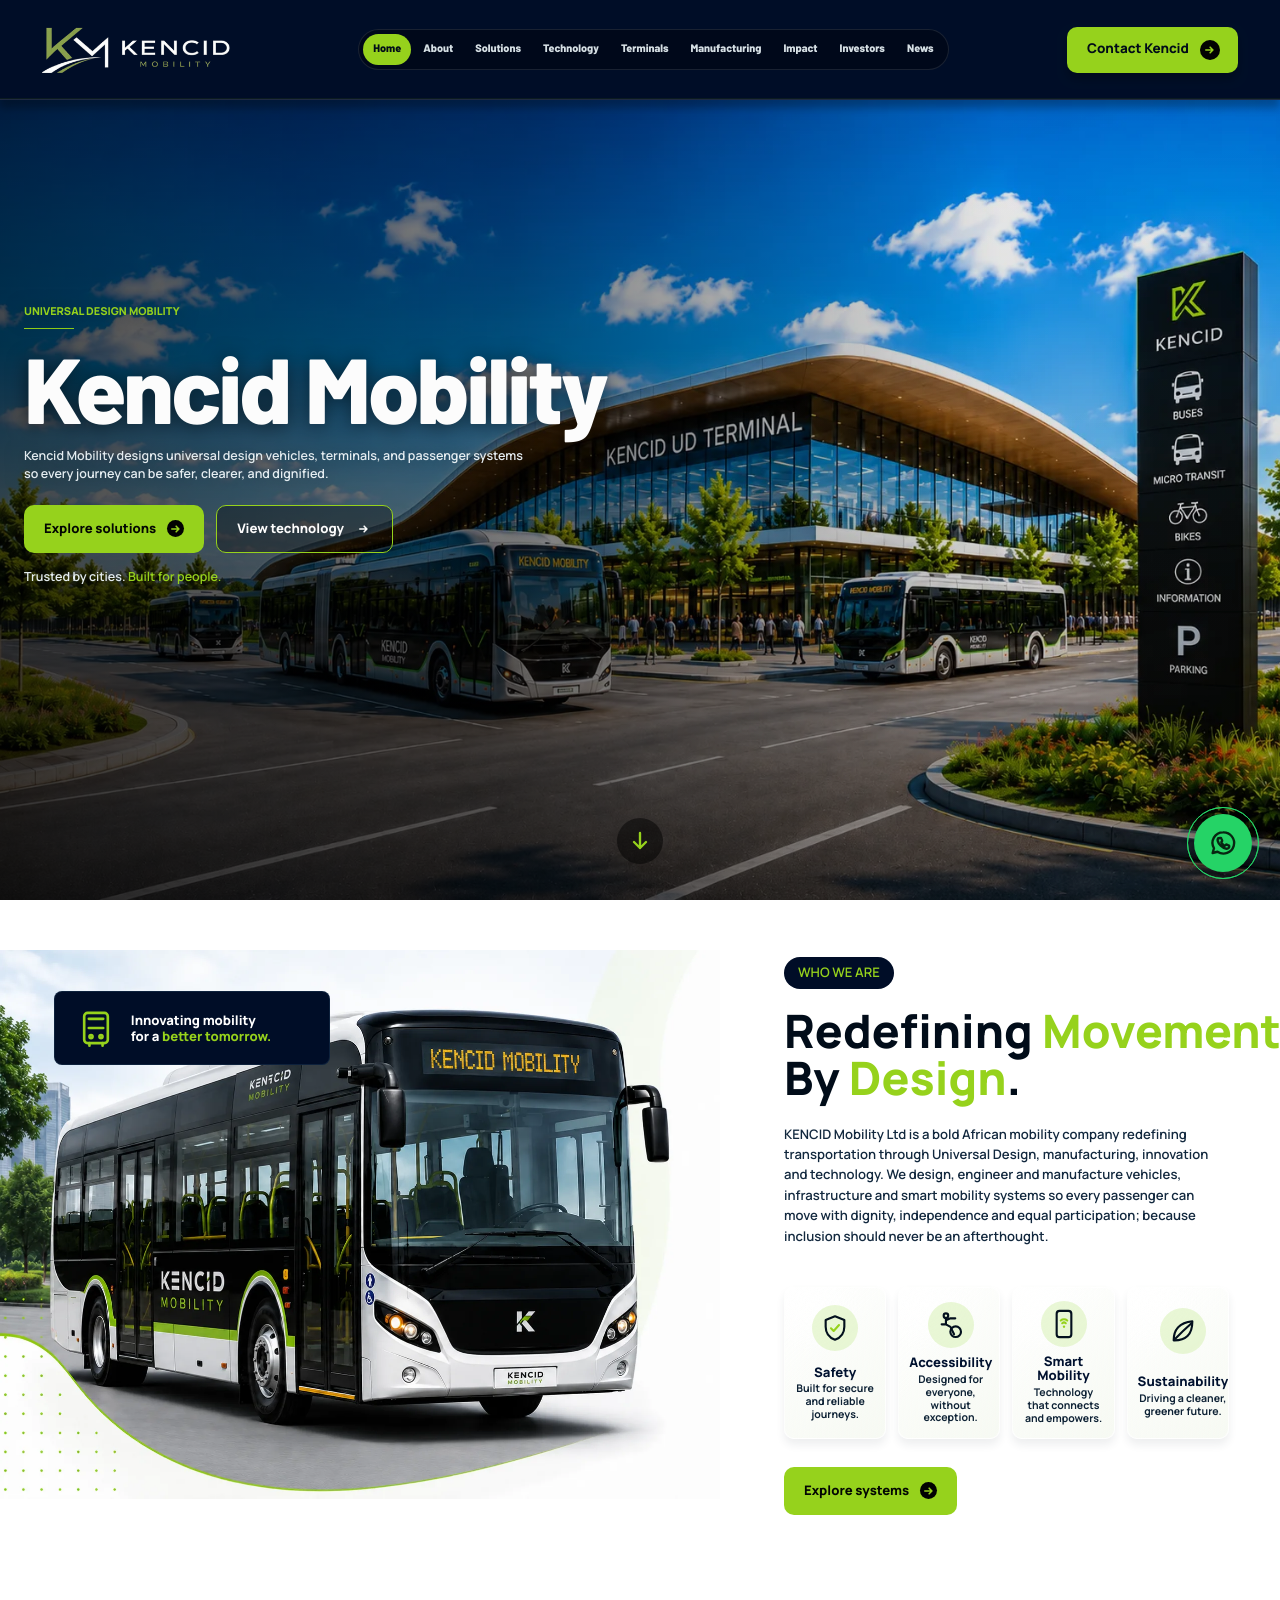
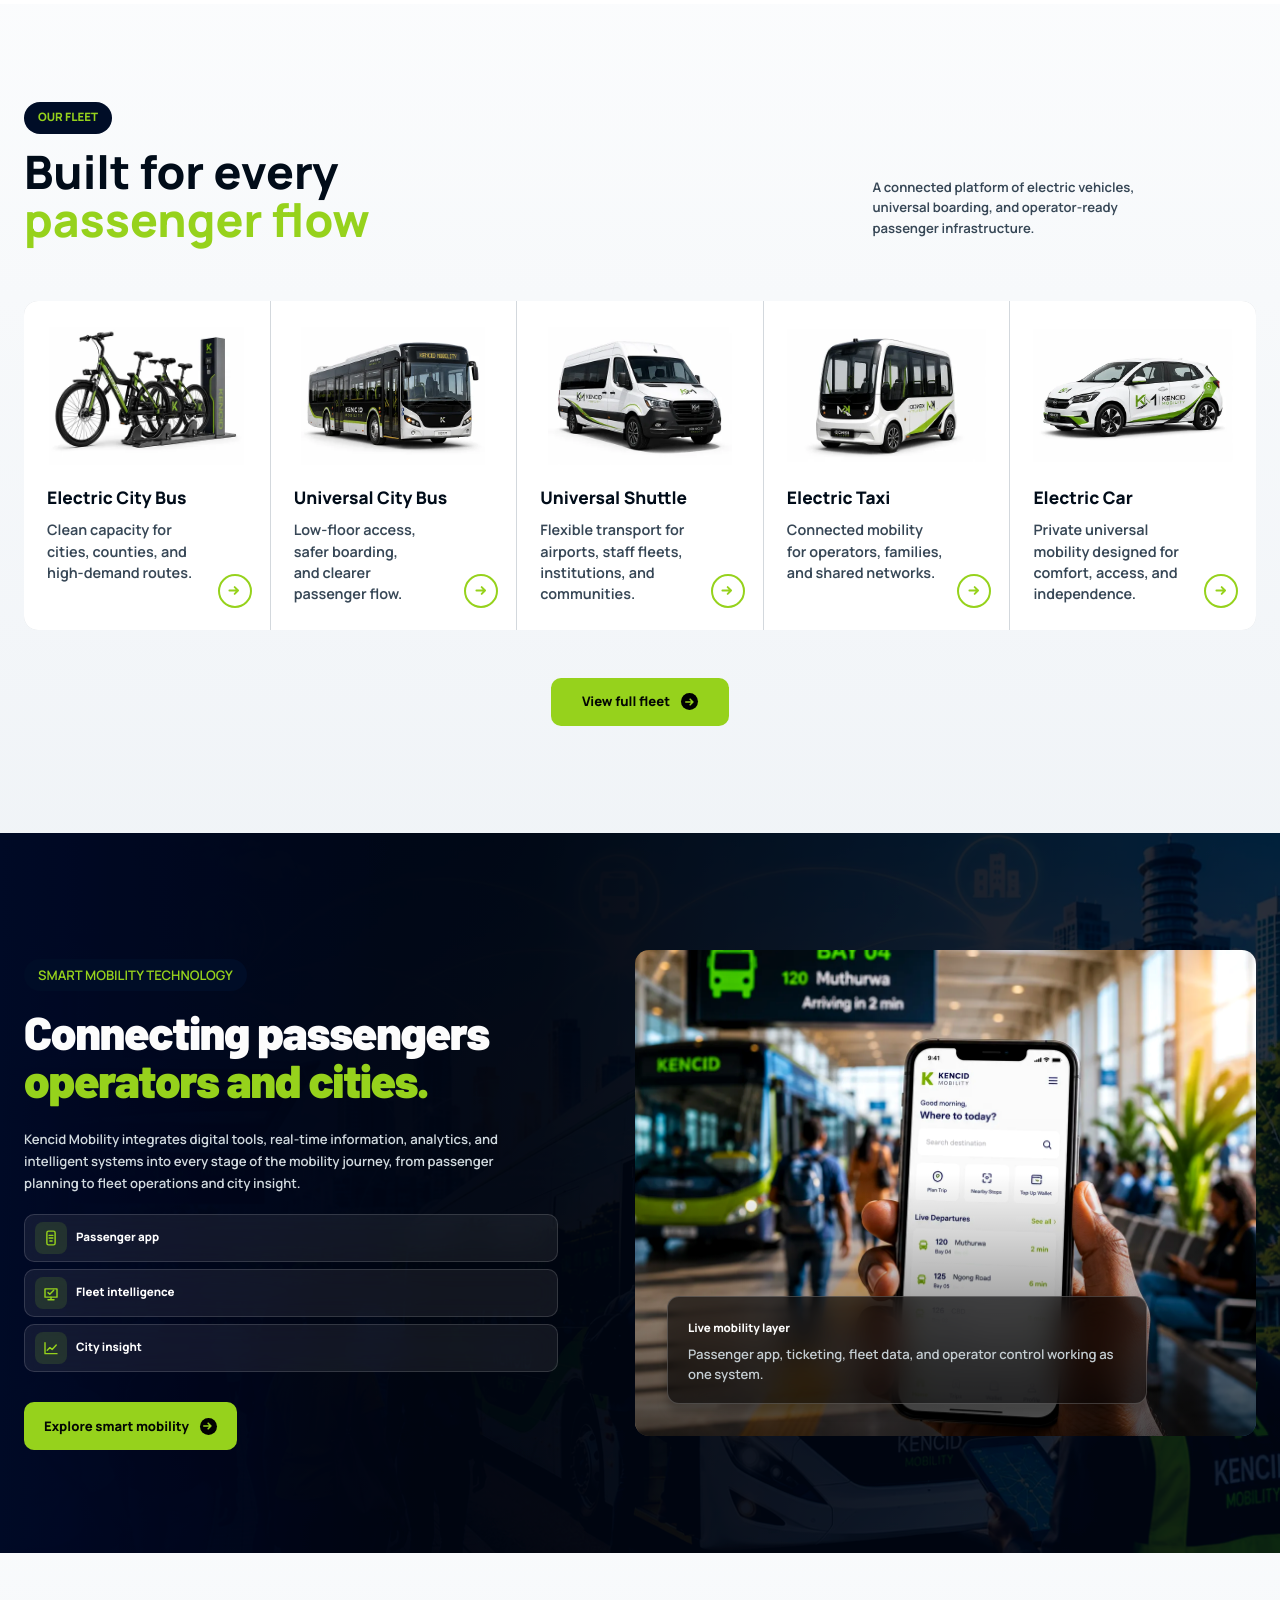
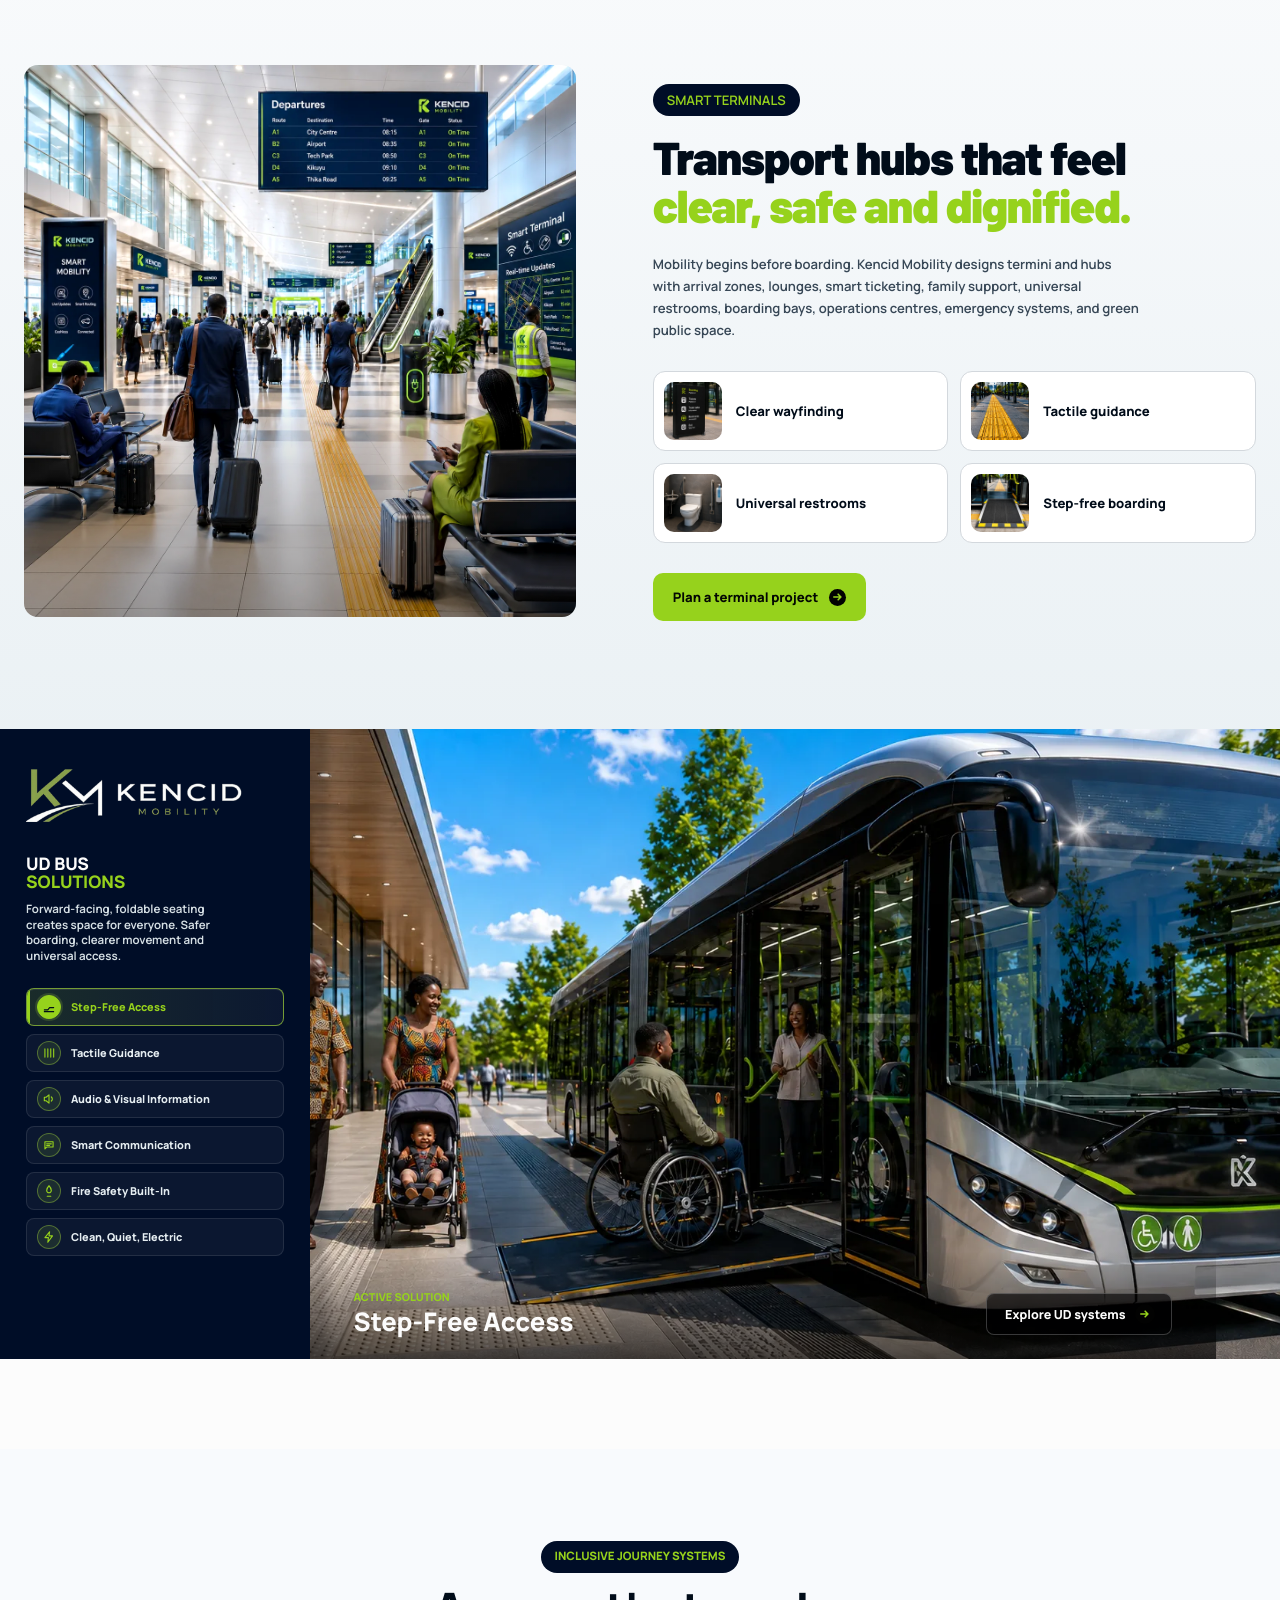
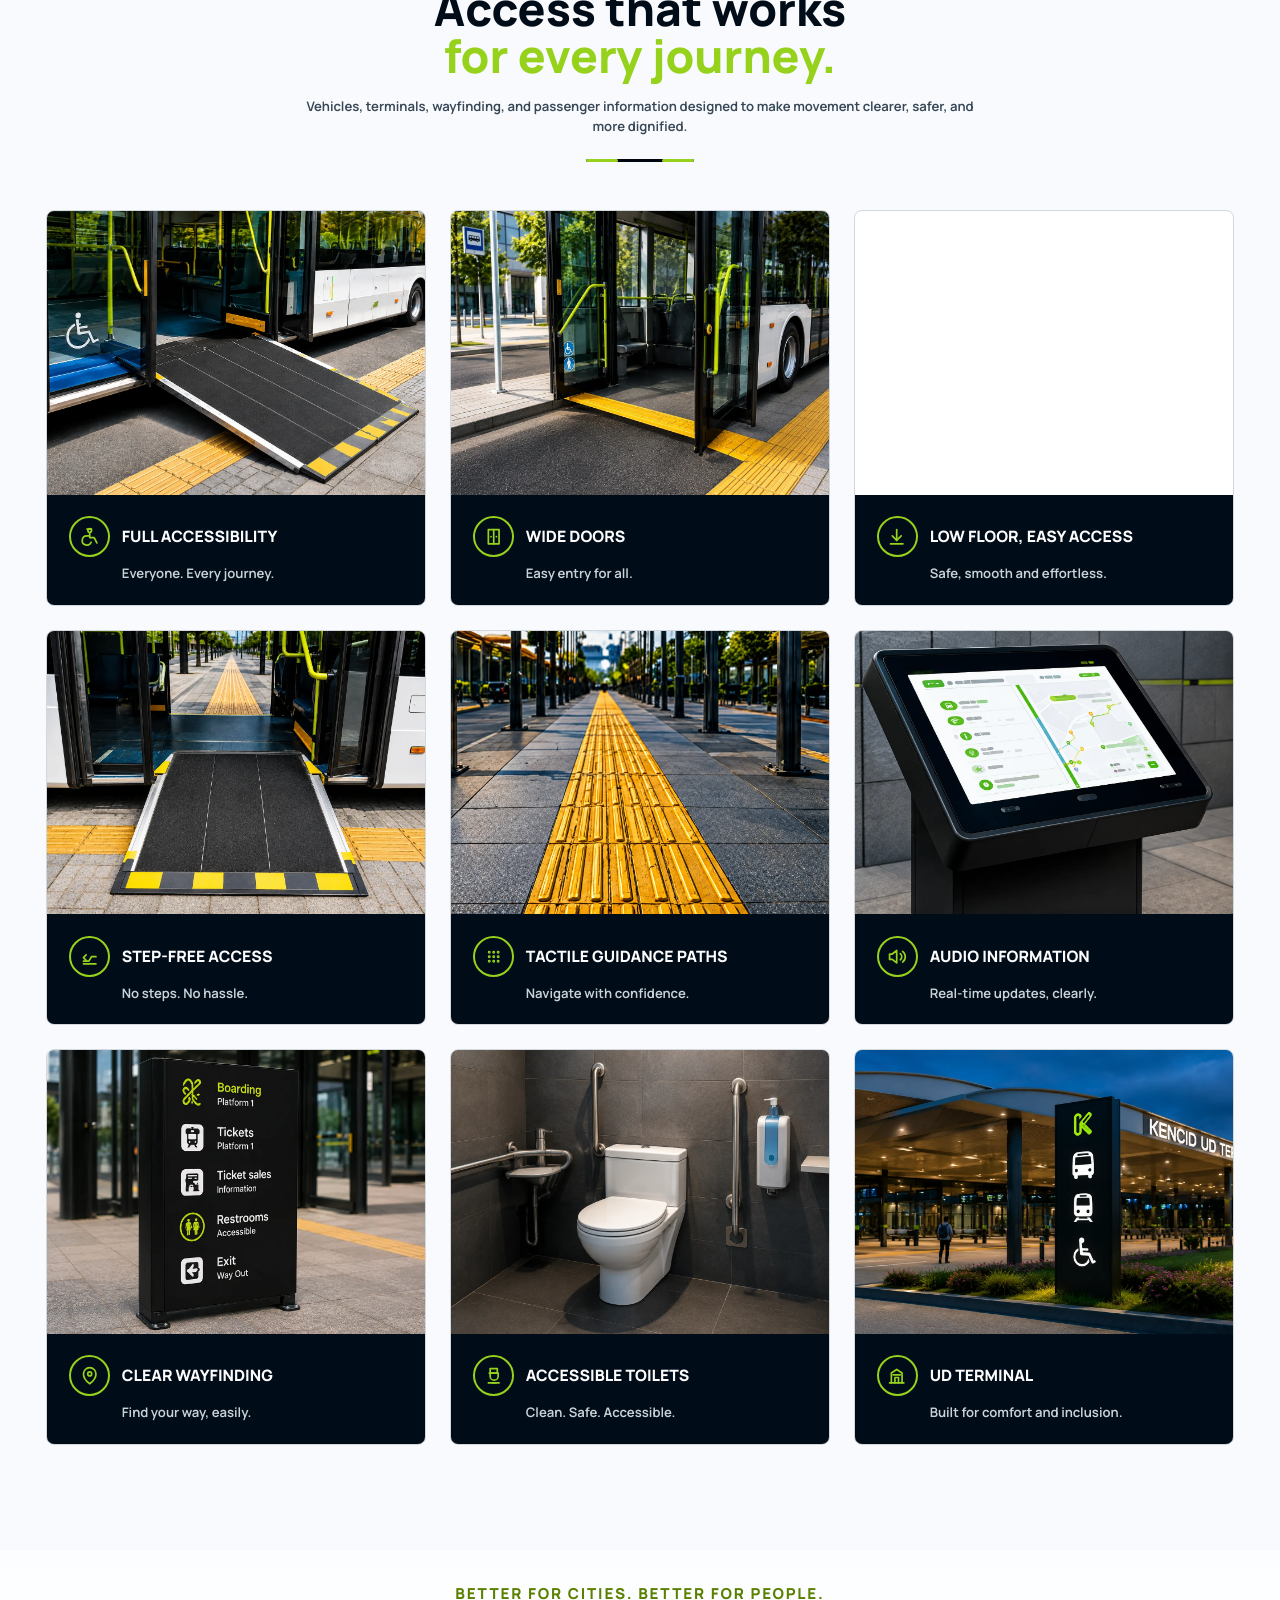
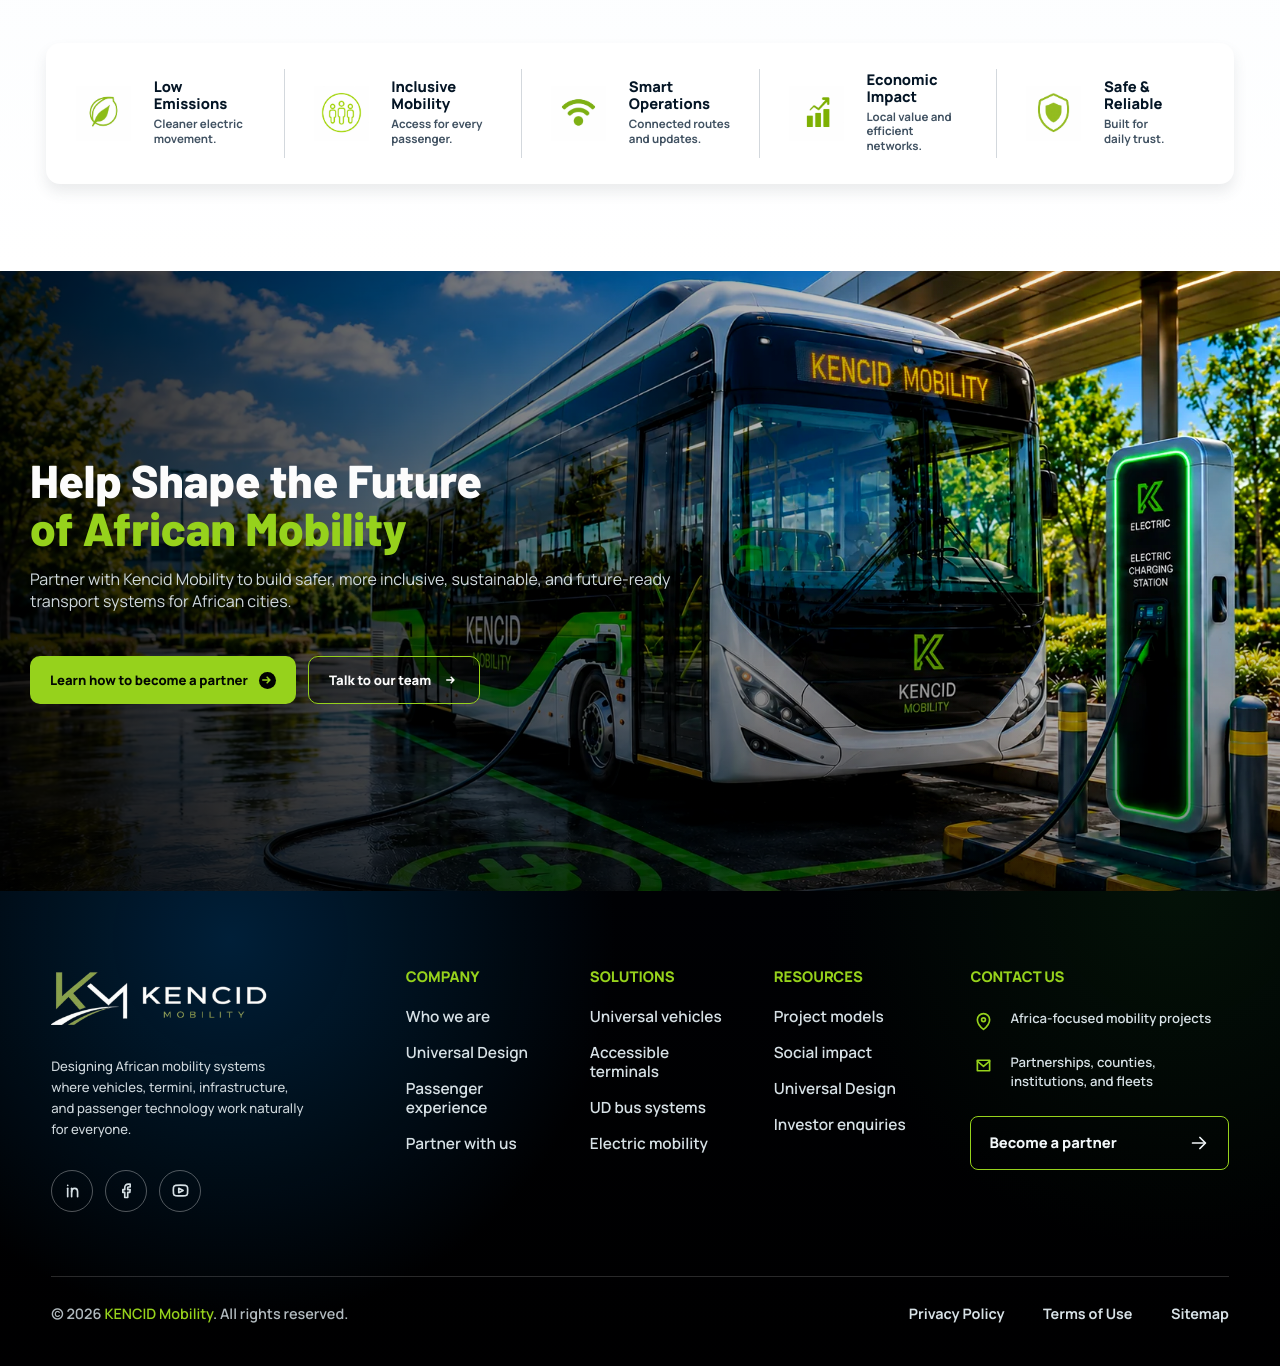
<file: deploy/index.html>
<!doctype html>
<html lang="en">
  <head>
    <meta charset="utf-8">
    <meta name="viewport" content="width=device-width, initial-scale=1">
    <title>Kencid Mobility</title>
    <meta
      name="description"
      content="Kencid Mobility designs and manufactures universal design mobility solutions for inclusive, sustainable transport."
    >
    <link rel="preconnect" href="https://fonts.googleapis.com">
    <link rel="preconnect" href="https://fonts.gstatic.com" crossorigin>
    <link
      href="https://fonts.googleapis.com/css2?family=Barlow:wght@500;600;700&family=Manrope:wght@400;500;600;700;800&display=swap"
      rel="stylesheet"
    >
    <link rel="stylesheet" href="styles.css">
  </head>
  <body>
    <main class="site-shell">
      <section class="hero" id="home" aria-label="Kencid Mobility landing page">
        <header class="site-header">
          <a class="brand" href="index.html" aria-label="Kencid Mobility home">
            <img src="assets/kencid-logo.webp" alt="Kencid Mobility">
          </a>

          <nav class="main-nav" aria-label="Main navigation">
            <a class="is-active" href="index.html">Home</a>
            <a href="about.html">About</a>
            <a href="solutions.html">Solutions</a>
            <a href="technology.html">Technology</a>
            <a href="terminals.html">Terminals</a>
            <a href="manufacturing.html">Manufacturing</a>
            <a href="impact.html">Impact</a>
            <a href="investors.html">Investors</a>
            <a href="news.html">News</a>
          </nav>

          <a class="contact-button" href="contact.html">
            <span>Contact Kencid</span>
            <span class="arrow-dot" aria-hidden="true">
              <svg viewBox="0 0 20 20" focusable="false">
                <path d="M4 10h10.2m-4-4 4 4-4 4" />
              </svg>
            </span>
          </a>

          <button
            class="menu-toggle"
            type="button"
            aria-label="Open menu"
            aria-controls="mobile-menu"
            aria-expanded="false"
          >
            <span aria-hidden="true"></span>
            <span aria-hidden="true"></span>
            <span aria-hidden="true"></span>
          </button>
        </header>

        <div class="mobile-backdrop" data-menu-close></div>
        <aside class="mobile-sidebar" id="mobile-menu" aria-hidden="true">
          <div class="sidebar-head">
            <img src="assets/kencid-logo.webp" alt="Kencid Mobility">
            <button class="sidebar-close" type="button" aria-label="Close menu" data-menu-close>
              &times;
            </button>
          </div>

          <nav class="sidebar-nav" aria-label="Mobile navigation">
            <a href="index.html">Home</a>
            <a href="about.html">About</a>
            <a href="solutions.html">Solutions</a>
            <a href="technology.html">Technology</a>
            <a href="terminals.html">Terminals</a>
            <a href="manufacturing.html">Manufacturing</a>
            <a href="impact.html">Impact</a>
            <a href="investors.html">Investors</a>
            <a href="news.html">News</a>
          </nav>

          <a class="sidebar-contact" href="contact.html">
            <span>Contact Kencid</span>
            <span class="arrow-dot" aria-hidden="true">
              <svg viewBox="0 0 20 20" focusable="false">
                <path d="M4 10h10.2m-4-4 4 4-4 4" />
              </svg>
            </span>
          </a>
        </aside>

        <div class="hero-slideshow" aria-hidden="true">
          <div class="hero-slide is-active">
            <img
              src="assets/HEROES 2.webp"
              alt=""
              width="1672"
              height="941"
              fetchpriority="high"
              decoding="async"
              style="--slide-position: center center;"
            >
          </div>
        </div>

        <div class="hero-content">
          <div class="hero-copy">
            <p class="hero-eyebrow">Universal Design Mobility</p>
            <h1>
              <span class="hero-title-line">Kencid Mobility</span>
            </h1>
            <p>
              Kencid Mobility designs universal design vehicles, terminals, and
              passenger systems so every journey can be safer, clearer, and
              dignified.
            </p>
            <div class="hero-actions" aria-label="Primary actions">
              <a class="hero-action" href="solutions.html">
                <span>Explore solutions</span>
                <span class="arrow-dot" aria-hidden="true">
                  <svg viewBox="0 0 20 20" focusable="false">
                    <path d="M4 10h10.2m-4-4 4 4-4 4" />
                  </svg>
                </span>
              </a>

              <a class="hero-action hero-action-secondary" href="#technology">
                <span>View technology</span>
                <span class="arrow-dot" aria-hidden="true">
                  <svg viewBox="0 0 20 20" focusable="false">
                    <path d="M4 10h10.2m-4-4 4 4-4 4" />
                  </svg>
                </span>
              </a>
            </div>

            <p class="hero-trust">Trusted by cities. <span>Built for people.</span></p>
          </div>

        </div>

        <a class="hero-scroll-cue" href="#solutions" aria-label="View our solutions">
          <svg viewBox="0 0 24 24" focusable="false" aria-hidden="true">
            <path d="M12 4v15m-6-6 6 6 6-6" />
          </svg>
        </a>
      </section>


 <section class="about-section" id="who-we-are" aria-labelledby="about-title">
        <div class="about-grid">
          <div class="about-media">
            <img src="assets/who we are.webp" alt="Kencid Mobility Universal Design city bus">
            <div class="about-image-card" aria-hidden="true">
              <span class="about-image-card-icon">
                <svg viewBox="0 0 32 32" focusable="false">
                  <rect x="7" y="4.5" width="18" height="23" rx="2.6" />
                  <path d="M10.5 9h11M10.5 16h11M11 27.5v2M21 27.5v2" />
                  <circle cx="12.2" cy="22.5" r="1.2" />
                  <circle cx="19.8" cy="22.5" r="1.2" />
                </svg>
              </span>
              <span>Innovating mobility<br>for a <strong>better tomorrow.</strong></span>
            </div>
          </div>

          <div class="about-copy">
            <p class="section-kicker pill-kicker">Who We Are</p>
            <h2 id="about-title">
              <span class="about-title-line">Redefining <span>Movement,</span></span>
              <span class="about-title-line">By <span>Design</span>.</span>
            </h2>
            <p>
              KENCID Mobility Ltd is a bold African mobility company redefining transportation
              through Universal Design, manufacturing, innovation and technology. We design,
              engineer and manufacture vehicles, infrastructure and smart mobility systems so
              every passenger can move with dignity, independence and equal participation;
              because inclusion should never be an afterthought.
            </p>

            <ul class="about-pillars">
              <li>
                <span class="pillar-icon" aria-hidden="true">
                  <svg viewBox="0 0 24 24" focusable="false">
                    <path d="M12 3.2 19 6v5c0 5-3.3 8.4-7 9.8-3.7-1.4-7-4.8-7-9.8V6l7-2.8Z" />
                    <path d="m9 12.2 2 2 4-4.4" stroke="var(--lime)" />
                  </svg>
                </span>
                <span><strong>Safety</strong>Built for secure and reliable journeys.</span>
              </li>
              <li>
                <span class="pillar-icon" aria-hidden="true">
                  <svg viewBox="0 0 24 24" focusable="false" stroke="var(--lime)">
                    <circle cx="15.5" cy="17" r="4" />
                    <circle cx="8.2" cy="5" r="1.7" />
                    <path d="M8.2 7.2v4.3l3.4 1.9 2.7 5.6M8.2 11.5H5M8.2 8.4l3.4-1.4h3.6" />
                  </svg>
                </span>
                <span><strong>Accessibility</strong>Designed for everyone, without exception.</span>
              </li>
              <li>
                <span class="pillar-icon" aria-hidden="true">
                  <svg viewBox="0 0 24 24" focusable="false">
                    <rect x="6.5" y="2.2" width="11" height="19.6" rx="2.2" />
                    <path d="M9.6 9.4a3.6 3.6 0 0 1 4.8 0M10.7 11.4a2 2 0 0 1 2.6 0" stroke="var(--lime)" />
                    <circle cx="12" cy="14" r="0.9" fill="var(--lime)" stroke="none" />
                  </svg>
                </span>
                <span><strong>Smart Mobility</strong>Technology that connects and empowers.</span>
              </li>
              <li>
                <span class="pillar-icon" aria-hidden="true">
                  <svg viewBox="0 0 24 24" focusable="false" stroke="var(--lime)">
                    <path d="M5 19c0-7.4 4-13.4 14-14.2C19 14.8 14 19.2 5 19Z" />
                    <path d="M6.2 17.8c3-3.1 6.2-6.3 12-11.4" />
                  </svg>
                </span>
                <span><strong>Sustainability</strong>Driving a cleaner, greener future.</span>
              </li>
            </ul>

            <a class="hero-action about-cta" href="solutions.html">
              <span>Explore systems</span>
              <span class="arrow-dot" aria-hidden="true">
                <svg viewBox="0 0 20 20" focusable="false">
                  <path d="M4 10h10.2m-4-4 4 4-4 4" />
                </svg>
              </span>
            </a>
          </div>
        </div>
      </section>




      <section class="solutions-section" id="solutions" aria-labelledby="solutions-title">
        <div class="solutions-inner">
          <div class="section-heading section-heading-split reveal-on-scroll">
            <div>
              <p class="section-kicker pill-kicker">Our Fleet</p>
              <h2 id="solutions-title">Built for every <span class="title-line">passenger flow</span></h2>
            </div>
            <p class="section-summary">
              A connected platform of electric vehicles, universal boarding,
              and operator-ready passenger infrastructure.
            </p>
          </div>

          <div class="solutions-grid">
            <article class="solution-card">
              <img src="assets/electric bus .webp" alt="KENCID electric city bus">
              <div class="solution-copy">
                <h3>Electric City Bus</h3>
                <p>Clean capacity for cities, counties, and high-demand routes.</p>
              </div>
              <a class="solution-link" href="solutions.html#electric-mobility" aria-label="Explore Electric City Bus">
                <span class="arrow-dot" aria-hidden="true">
                  <svg viewBox="0 0 20 20" focusable="false">
                    <path d="M4 10h10.2m-4-4 4 4-4 4" />
                  </svg>
                </span>
              </a>
            </article>

            <article class="solution-card">
              <img src="assets/bus .webp" alt="KENCID universal city bus">
              <div class="solution-copy">
                <h3>Universal City Bus</h3>
                <p>Low-floor access, safer boarding, and clearer passenger flow.</p>
              </div>
              <a class="solution-link" href="solutions.html" aria-label="Explore Universal City Bus">
                <span class="arrow-dot" aria-hidden="true">
                  <svg viewBox="0 0 20 20" focusable="false">
                    <path d="M4 10h10.2m-4-4 4 4-4 4" />
                  </svg>
                </span>
              </a>
            </article>

            <article class="solution-card">
              <img src="assets/van .webp" alt="KENCID universal shuttle van">
              <div class="solution-copy">
                <h3>Universal Shuttle</h3>
                <p>Flexible transport for airports, staff fleets, institutions, and communities.</p>
              </div>
              <a class="solution-link" href="solutions.html" aria-label="Explore Universal Shuttle">
                <span class="arrow-dot" aria-hidden="true">
                  <svg viewBox="0 0 20 20" focusable="false">
                    <path d="M4 10h10.2m-4-4 4 4-4 4" />
                  </svg>
                </span>
              </a>
            </article>

            <article class="solution-card">
              <img src="assets/electric taxi .webp" alt="KENCID electric taxi">
              <div class="solution-copy">
                <h3>Electric Taxi</h3>
                <p>Connected mobility for operators, families, and shared networks.</p>
              </div>
              <a class="solution-link" href="solutions.html#electric-mobility" aria-label="Explore Electric Taxi">
                <span class="arrow-dot" aria-hidden="true">
                  <svg viewBox="0 0 20 20" focusable="false">
                    <path d="M4 10h10.2m-4-4 4 4-4 4" />
                  </svg>
                </span>
              </a>
            </article>

            <article class="solution-card">
              <img src="assets/electric car.webp" alt="KENCID universal electric car">
              <div class="solution-copy">
                <h3>Electric Car</h3>
                <p>Private universal mobility designed for comfort, access, and independence.</p>
              </div>
              <a class="solution-link" href="solutions.html#electric-mobility" aria-label="Explore Electric Car">
                <span class="arrow-dot" aria-hidden="true">
                  <svg viewBox="0 0 20 20" focusable="false">
                    <path d="M4 10h10.2m-4-4 4 4-4 4" />
                  </svg>
                </span>
              </a>
            </article>
          </div>

          <div class="fleet-cta-wrap">
            <a class="hero-action fleet-cta" href="solutions.html">
              <span>View full fleet</span>
              <span class="arrow-dot" aria-hidden="true">
                <svg viewBox="0 0 20 20" focusable="false">
                  <path d="M4 10h10.2m-4-4 4 4-4 4" />
                </svg>
              </span>
            </a>
          </div>
        </div>
      </section>

      <section class="technology-section reveal-on-scroll" id="technology" aria-labelledby="technology-title">
        <div class="technology-inner">
          <div class="technology-copy">
            <p class="section-kicker pill-kicker">Smart Mobility Technology</p>
            <h2 id="technology-title">Connecting passengers<span class="title-line">operators and cities.</span></h2>
            <p>
              Kencid Mobility integrates digital tools, real-time information,
              analytics, and intelligent systems into every stage of the mobility
              journey, from passenger planning to fleet operations and city insight.
            </p>

            <div class="technology-stack" aria-label="Smart mobility capabilities">
              <article>
                <span aria-hidden="true">
                  <svg viewBox="0 0 24 24" focusable="false">
                    <rect x="6.5" y="2.8" width="11" height="18.4" rx="2.2" />
                    <path d="M9.5 8.5h5M9.5 12h5M10.5 16h3" />
                  </svg>
                </span>
                <div>
                  <h3>Passenger app</h3>
                </div>
              </article>

              <article>
                <span aria-hidden="true">
                  <svg viewBox="0 0 24 24" focusable="false">
                    <path d="M4 17.5V6.5h16v11H4Z" />
                    <path d="M8 21h8M12 17.5V21M8 11.5l2.4 2.2 5.2-5.4" />
                  </svg>
                </span>
                <div>
                  <h3>Fleet intelligence</h3>
                </div>
              </article>

              <article>
                <span aria-hidden="true">
                  <svg viewBox="0 0 24 24" focusable="false">
                    <path d="M4 19.5V5m0 14.5h16" />
                    <path d="m7 15 3.5-3.5 3 2.5L19 8" />
                  </svg>
                </span>
                <div>
                  <h3>City insight</h3>
                </div>
              </article>
            </div>

            <a class="hero-action technology-cta" href="technology.html">
              <span>Explore smart mobility</span>
              <span class="arrow-dot" aria-hidden="true">
                <svg viewBox="0 0 20 20" focusable="false">
                  <path d="M4 10h10.2m-4-4 4 4-4 4" />
                </svg>
              </span>
            </a>
          </div>

          <div class="technology-visual">
            <img
              src="assets/impact.webp"
              alt="Hand holding the Kencid Mobility passenger app inside a bright smart terminal with live departure information and a bus nearby"
              loading="lazy"
              decoding="async"
            >
            <div class="technology-glass-card">
              <strong>Live mobility layer</strong>
              <span>Passenger app, ticketing, fleet data, and operator control working as one system.</span>
            </div>
          </div>
        </div>
      </section>

      <section class="terminals-section reveal-on-scroll" id="terminals" aria-labelledby="terminals-title">
        <div class="terminals-inner">
          <div class="terminals-media">
            <img
              src="assets/terminals.webp"
              alt="Kencid Mobility terminal with departures board, tactile guidance, and passenger information systems"
              loading="lazy"
              decoding="async"
            >
          </div>

          <div class="terminals-copy">
            <p class="section-kicker pill-kicker">Smart Terminals</p>
            <h2 id="terminals-title">Transport hubs that feel<span class="title-line">clear, safe and dignified.</span></h2>
            <p>
              Mobility begins before boarding. Kencid Mobility designs termini
              and hubs with arrival zones, lounges, smart ticketing, family
              support, universal restrooms, boarding bays, operations centres,
              emergency systems, and green public space.
            </p>

            <ul class="terminal-features">
              <li>
                <img src="assets/clear way finding .webp" alt="" loading="lazy" decoding="async">
                <span>Clear wayfinding</span>
              </li>
              <li>
                <img src="assets/tactile guidance.webp" alt="" loading="lazy" decoding="async">
                <span>Tactile guidance</span>
              </li>
              <li>
                <img src="assets/accessible toilets .webp" alt="" loading="lazy" decoding="async">
                <span>Universal restrooms</span>
              </li>
              <li>
                <img src="assets/step free acces.webp" alt="" loading="lazy" decoding="async">
                <span>Step-free boarding</span>
              </li>
            </ul>

            <a class="hero-action terminals-cta" href="contact.html">
              <span>Plan a terminal project</span>
              <span class="arrow-dot" aria-hidden="true">
                <svg viewBox="0 0 20 20" focusable="false">
                  <path d="M4 10h10.2m-4-4 4 4-4 4" />
                </svg>
              </span>
            </a>
          </div>
        </div>
      </section>

      <section class="interior-section reveal-on-scroll" id="bus-interior" aria-labelledby="interior-title">
        <div class="interior-stage">
          <div class="interior-slides" aria-hidden="true">
            <img
              class="interior-slide is-active"
              src="assets/SLIDE 2.webp"
              alt=""
              width="1672"
              height="941"
              loading="lazy"
              decoding="async"
            >
            <img
              class="interior-slide"
              src="assets/SLIDE 3.webp"
              alt=""
              width="1672"
              height="941"
              loading="lazy"
              decoding="async"
            >
            <img
              class="interior-slide"
              src="assets/SLIDE 4.webp"
              alt=""
              width="1672"
              height="941"
              loading="lazy"
              decoding="async"
            >
            <img
              class="interior-slide"
              src="assets/SLIDE 5.webp"
              alt=""
              width="1672"
              height="941"
              loading="lazy"
              decoding="async"
            >
            <img
              class="interior-slide"
              src="assets/SLIDE 1.webp"
              alt=""
              width="1672"
              height="941"
              loading="lazy"
              decoding="async"
            >
            <img
              class="interior-slide"
              src="assets/SLIDE 6 .webp"
              alt=""
              width="1672"
              height="941"
              loading="lazy"
              decoding="async"
            >
          </div>

          <div class="interior-panel">
            <a class="interior-brand" href="#home" aria-label="Kencid Mobility home">
              <img src="assets/kencid-logo.webp" alt="Kencid Mobility">
            </a>

            <div class="interior-copy">
            <h2 id="interior-title">UD Bus <span class="title-line">Solutions</span></h2>
              <p>
                Forward-facing, foldable seating creates space for everyone.
                Safer boarding, clearer movement and universal access.
              </p>
            </div>

            <div class="interior-tabs" role="tablist" aria-label="UD Bus solution images">
              <button class="interior-tab is-active" type="button" role="tab" aria-selected="true" data-interior-tab="0">
                <span class="interior-tab-icon" aria-hidden="true">
                  <svg viewBox="0 0 24 24" focusable="false">
                    <path d="M4 17h6l3-4h7" />
                    <path d="M4 20h16" />
                  </svg>
                </span>
                <span>Step-Free Access</span>
              </button>
              <button class="interior-tab" type="button" role="tab" aria-selected="false" data-interior-tab="1">
                <span class="interior-tab-icon" aria-hidden="true">
                  <svg viewBox="0 0 24 24" focusable="false">
                    <path d="M5 19V5" />
                    <path d="M10 19V5" />
                    <path d="M15 19V5" />
                    <path d="M20 19V5" />
                  </svg>
                </span>
                <span>Tactile Guidance</span>
              </button>
              <button class="interior-tab" type="button" role="tab" aria-selected="false" data-interior-tab="2">
                <span class="interior-tab-icon" aria-hidden="true">
                  <svg viewBox="0 0 24 24" focusable="false">
                    <path d="M4 9v6h3l5 4V5L7 9H4Z" />
                    <path d="M16 8.5a4.5 4.5 0 0 1 0 7" />
                  </svg>
                </span>
                <span>Audio &amp; Visual Information</span>
              </button>
              <button class="interior-tab" type="button" role="tab" aria-selected="false" data-interior-tab="3">
                <span class="interior-tab-icon" aria-hidden="true">
                  <svg viewBox="0 0 24 24" focusable="false">
                    <path d="M5 6.5h14v9H8l-3 3v-12Z" />
                    <path d="M8 10h8M8 12.8h5" />
                  </svg>
                </span>
                <span>Smart Communication</span>
              </button>
              <button class="interior-tab" type="button" role="tab" aria-selected="false" data-interior-tab="4">
                <span class="interior-tab-icon" aria-hidden="true">
                  <svg viewBox="0 0 24 24" focusable="false">
                    <path d="M12 3s4 4.2 4 8a4 4 0 0 1-8 0c0-3.8 4-8 4-8Z" />
                    <path d="M9 21h6" />
                  </svg>
                </span>
                <span>Fire Safety Built-In</span>
              </button>
              <button class="interior-tab" type="button" role="tab" aria-selected="false" data-interior-tab="5">
                <span class="interior-tab-icon" aria-hidden="true">
                  <svg viewBox="0 0 24 24" focusable="false">
                    <path d="M13 3 5 13h6l-1 8 8-11h-6l1-7Z" />
                  </svg>
                </span>
                <span>Clean, Quiet, Electric</span>
              </button>
            </div>
          </div>

          <div class="interior-image-caption">
            <div>
              <p>Active Solution</p>
              <h3 data-interior-caption>Step-Free Access</h3>
            </div>
            <a class="interior-learn-more" href="universal-design.html">
              <span>Explore UD systems</span>
              <span class="arrow-dot" aria-hidden="true">
                <svg viewBox="0 0 20 20" focusable="false">
                  <path d="M4 10h10.2m-4-4 4 4-4 4" />
                </svg>
              </span>
            </a>
          </div>
        </div>
      </section>

      <section class="accessible-section reveal-on-scroll" aria-labelledby="accessible-title">
        <div class="accessible-inner">
          <div class="accessibility-header">
            <p class="section-kicker pill-kicker">Inclusive Journey Systems</p>
            <h2 id="accessible-title">Access that works<span class="title-line">for every journey.</span></h2>
            <p class="accessibility-summary">
              Vehicles, terminals, wayfinding, and passenger information designed
              to make movement clearer, safer, and more dignified.
            </p>
            <span class="accessibility-rule" aria-hidden="true"></span>
          </div>

          <div class="accessibility-mosaic" aria-label="Universal design accessibility features">
            <article class="accessibility-card">
              <img
                src="assets/full accessibility .webp"
                width="1672"
                height="941"
                loading="lazy"
                decoding="async"
                alt="Wheelchair user boarding a Kencid Mobility bus using an accessible ramp."
              >
              <div class="accessibility-card-copy">
                <span class="accessibility-icon" aria-hidden="true">
                  <svg viewBox="0 0 24 24" focusable="false">
                    <circle cx="12" cy="5" r="2" />
                    <path d="M12 7.8v5.2h5l3 6" />
                    <path d="M11 11H8.8a5.2 5.2 0 1 0 4.8 7.2" />
                    <path d="M9 3.5h5" />
                  </svg>
                </span>
                <h3>Full Accessibility</h3>
                <p>Everyone. Every journey.</p>
              </div>
            </article>

            <article class="accessibility-card">
              <img
                src="assets/wide doors.webp"
                width="1536"
                height="1024"
                loading="lazy"
                decoding="async"
                alt="Wide Kencid Mobility bus doors open at a station platform."
              >
              <div class="accessibility-card-copy">
                <span class="accessibility-icon" aria-hidden="true">
                  <svg viewBox="0 0 24 24" focusable="false">
                    <path d="M6 4h12v16H6V4Z" />
                    <path d="M12 4v16M9 12h.1M15 12h.1" />
                  </svg>
                </span>
                <h3>Wide Doors</h3>
                <p>Easy entry for all.</p>
              </div>
            </article>

            <article class="accessibility-card">
              <img
                src="assets/low floor easy acces .webp"
                width="1536"
                height="1024"
                loading="lazy"
                decoding="async"
                alt="Low-floor Kencid Mobility bus interior with a flat accessible aisle."
              >
              <div class="accessibility-card-copy">
                <span class="accessibility-icon" aria-hidden="true">
                  <svg viewBox="0 0 24 24" focusable="false">
                    <path d="M12 4v12" />
                    <path d="m7 11 5 5 5-5" />
                    <path d="M5 20h14" />
                  </svg>
                </span>
                <h3>Low Floor, Easy Access</h3>
                <p>Safe, smooth and effortless.</p>
              </div>
            </article>

            <article class="accessibility-card">
              <img
                src="assets/step free acces.webp"
                width="1535"
                height="1024"
                loading="lazy"
                decoding="async"
                alt="Step-free access ramp aligned with a Kencid Mobility bus entrance."
              >
              <div class="accessibility-card-copy">
                <span class="accessibility-icon" aria-hidden="true">
                  <svg viewBox="0 0 24 24" focusable="false">
                    <path d="M5 17h6l3-5h5" />
                    <path d="M5 20h14" />
                    <path d="m8 10-3 3 3 3" />
                  </svg>
                </span>
                <h3>Step-Free Access</h3>
                <p>No steps. No hassle.</p>
              </div>
            </article>

            <article class="accessibility-card">
              <img
                src="assets/tactile guidance.webp"
                width="1565"
                height="1005"
                loading="lazy"
                decoding="async"
                alt="Tactile guidance path running through a passenger platform."
              >
              <div class="accessibility-card-copy">
                <span class="accessibility-icon" aria-hidden="true">
                  <svg viewBox="0 0 24 24" focusable="false">
                    <circle cx="7" cy="7" r=".7" />
                    <circle cx="12" cy="7" r=".7" />
                    <circle cx="17" cy="7" r=".7" />
                    <circle cx="7" cy="12" r=".7" />
                    <circle cx="12" cy="12" r=".7" />
                    <circle cx="17" cy="12" r=".7" />
                    <circle cx="7" cy="17" r=".7" />
                    <circle cx="12" cy="17" r=".7" />
                    <circle cx="17" cy="17" r=".7" />
                  </svg>
                </span>
                <h3>Tactile Guidance Paths</h3>
                <p>Navigate with confidence.</p>
              </div>
            </article>

            <article class="accessibility-card">
              <img
                src="assets/Audio information .webp"
                width="1566"
                height="1005"
                loading="lazy"
                decoding="async"
                alt="Digital passenger information screen for Kencid Mobility services."
              >
              <div class="accessibility-card-copy">
                <span class="accessibility-icon" aria-hidden="true">
                  <svg viewBox="0 0 24 24" focusable="false">
                    <path d="M4 9v6h3l5 4V5L7 9H4Z" />
                    <path d="M16 8.5a4.5 4.5 0 0 1 0 7" />
                    <path d="M18.6 6a7.5 7.5 0 0 1 0 12" />
                  </svg>
                </span>
                <h3>Audio Information</h3>
                <p>Real-time updates, clearly.</p>
              </div>
            </article>

            <article class="accessibility-card">
              <img
                src="assets/clear way finding .webp"
                width="1536"
                height="1024"
                loading="lazy"
                decoding="async"
                alt="Kencid Mobility wayfinding sign showing platform, tickets, information, restroom and exit directions."
              >
              <div class="accessibility-card-copy">
                <span class="accessibility-icon" aria-hidden="true">
                  <svg viewBox="0 0 24 24" focusable="false">
                    <path d="M12 21s7-5.2 7-11a7 7 0 0 0-14 0c0 5.8 7 11 7 11Z" />
                    <circle cx="12" cy="10" r="2.2" />
                  </svg>
                </span>
                <h3>Clear Wayfinding</h3>
                <p>Find your way, easily.</p>
              </div>
            </article>

            <article class="accessibility-card">
              <img
                src="assets/accessible toilets .webp"
                width="1536"
                height="1024"
                loading="lazy"
                decoding="async"
                alt="Accessible toilet with support rails and hygiene equipment."
              >
              <div class="accessibility-card-copy">
                <span class="accessibility-icon" aria-hidden="true">
                  <svg viewBox="0 0 24 24" focusable="false">
                    <path d="M8 4h8v5H8V4Z" />
                    <path d="M7 9h10v3.5a4.5 4.5 0 0 1-9 0V9Z" />
                    <path d="M10 20h4" />
                    <path d="M6 20h12" />
                  </svg>
                </span>
                <h3>Accessible Toilets</h3>
                <p>Clean. Safe. Accessible.</p>
              </div>
            </article>

            <article class="accessibility-card">
              <img
                src="assets/ud terminal .webp"
                width="1536"
                height="1024"
                loading="lazy"
                decoding="async"
                alt="Kencid Mobility universal design terminal entrance with accessible signage."
              >
              <div class="accessibility-card-copy">
                <span class="accessibility-icon" aria-hidden="true">
                  <svg viewBox="0 0 24 24" focusable="false">
                    <path d="M4 20h16" />
                    <path d="M6 20V9l6-4 6 4v11" />
                    <path d="M10 20v-6h4v6" />
                    <path d="M8 11h8" />
                  </svg>
                </span>
                <h3>UD Terminal</h3>
                <p>Built for comfort and inclusion.</p>
              </div>
            </article>
          </div>
        </div>
      </section>

      <section class="impact-strip-section reveal-on-scroll" id="impact" aria-labelledby="impact-strip-title">
        <div class="impact-strip-inner">
          <div class="impact-strip-heading">
            <p id="impact-strip-title">Better for cities. Better for people.</p>
          </div>

          <ul class="impact-strip-list" aria-label="Kencid Mobility city and passenger benefits">
            <li>
              <span class="impact-icon" aria-hidden="true">
                <img
                  src="assets/low emissions .webp"
                  width="1254"
                  height="1254"
                  loading="lazy"
                  decoding="async"
                  alt=""
                >
              </span>
              <span class="impact-copy">
                <strong>Low Emissions</strong>
                <span>Cleaner electric movement.</span>
              </span>
            </li>

            <li>
              <span class="impact-icon" aria-hidden="true">
                <img
                  src="assets/inclusive mobility .webp"
                  width="1254"
                  height="1254"
                  loading="lazy"
                  decoding="async"
                  alt=""
                >
              </span>
              <span class="impact-copy">
                <strong>Inclusive Mobility</strong>
                <span>Access for every passenger.</span>
              </span>
            </li>

            <li>
              <span class="impact-icon" aria-hidden="true">
                <img
                  src="assets/smart operations .webp"
                  width="1254"
                  height="1254"
                  loading="lazy"
                  decoding="async"
                  alt=""
                >
              </span>
              <span class="impact-copy">
                <strong>Smart Operations</strong>
                <span>Connected routes and updates.</span>
              </span>
            </li>

            <li>
              <span class="impact-icon" aria-hidden="true">
                <img
                  src="assets/economic impact .webp"
                  width="1254"
                  height="1254"
                  loading="lazy"
                  decoding="async"
                  alt=""
                >
              </span>
              <span class="impact-copy">
                <strong>Economic Impact</strong>
                <span>Local value and efficient networks.</span>
              </span>
            </li>

            <li>
              <span class="impact-icon" aria-hidden="true">
                <img
                  src="assets/safe and reliable .webp"
                  width="1254"
                  height="1254"
                  loading="lazy"
                  decoding="async"
                  alt=""
                >
              </span>
              <span class="impact-copy">
                <strong>Safe &amp; Reliable</strong>
                <span>Built for daily trust.</span>
              </span>
            </li>
          </ul>
        </div>
      </section>
    </main>

    <footer class="site-footer" id="contact" aria-label="Kencid Mobility footer">
      <div class="footer-main">
        <div class="footer-brand-block">
          <a class="footer-logo" href="index.html" aria-label="Kencid Mobility home">
            <img src="assets/kencid-logo.webp" alt="Kencid Mobility">
          </a>
          <p>
            Designing African mobility systems where vehicles, termini,
            infrastructure, and passenger technology work naturally for
            everyone.
          </p>
          <div class="footer-socials" aria-label="Social links">
            <a href="#" aria-label="LinkedIn">
              <svg viewBox="0 0 24 24" focusable="false">
                <path d="M6.5 9.5V19" />
                <path d="M6.5 6.2v.1" />
                <path d="M11 19v-9.5" />
                <path d="M11 13.6c0-2.5 1.4-4.1 3.6-4.1 2 0 3.2 1.4 3.2 4V19" />
              </svg>
            </a>
            <a href="#" aria-label="Facebook">
              <svg viewBox="0 0 24 24" focusable="false">
                <path d="M14 8h2.2V4.8H14c-2.5 0-4 1.5-4 4V11H7.8v3.2H10V20h3.4v-5.8h2.4l.4-3.2h-2.8V8.9c0-.6.2-.9.6-.9Z" />
              </svg>
            </a>
            <a href="#" aria-label="YouTube">
              <svg viewBox="0 0 24 24" focusable="false">
                <path d="M4 8.5c.2-1.4 1.1-2.2 2.4-2.4 3.8-.4 7.4-.4 11.2 0 1.3.2 2.2 1 2.4 2.4.3 2.3.3 4.7 0 7-.2 1.4-1.1 2.2-2.4 2.4-3.8.4-7.4.4-11.2 0-1.3-.2-2.2-1-2.4-2.4-.3-2.3-.3-4.7 0-7Z" />
                <path d="m10 9.5 5 2.5-5 2.5v-5Z" />
              </svg>
            </a>
          </div>
        </div>

        <nav class="footer-nav" aria-label="Footer navigation">
          <div>
            <h3>Company</h3>
            <a href="about.html">Who we are</a>
            <a href="universal-design.html">Universal Design</a>
            <a href="design-experience.html">Passenger experience</a>
            <a href="partnerships.html">Partner with us</a>
          </div>

          <div>
            <h3>Solutions</h3>
            <a href="solutions.html">Universal vehicles</a>
            <a href="terminals.html">Accessible terminals</a>
            <a href="universal-design.html">UD bus systems</a>
            <a href="solutions.html#electric-mobility">Electric mobility</a>
          </div>

          <div>
            <h3>Resources</h3>
            <a href="solutions.html">Project models</a>
            <a href="impact.html">Social impact</a>
            <a href="universal-design.html">Universal Design</a>
            <a href="investors.html">Investor enquiries</a>
          </div>
        </nav>

        <div class="footer-contact-card">
          <p>Contact Us</p>
          <ul class="footer-contact-list" aria-label="Contact routes">
            <li>
              <span aria-hidden="true">
                <svg viewBox="0 0 24 24" focusable="false">
                  <path d="M12 21s7-5.2 7-11a7 7 0 0 0-14 0c0 5.8 7 11 7 11Z" />
                  <circle cx="12" cy="10" r="2.2" />
                </svg>
              </span>
              <span>Africa-focused mobility projects</span>
            </li>
            <li>
              <span aria-hidden="true">
                <svg viewBox="0 0 24 24" focusable="false">
                  <path d="M5 6h14v12H5V6Z" />
                  <path d="m5 7 7 6 7-6" />
                </svg>
              </span>
              <span>Partnerships, counties, institutions, and fleets</span>
            </li>
          </ul>
          <a class="footer-cta" href="partnerships.html">
            <span>Become a partner</span>
            <svg viewBox="0 0 24 24" focusable="false" aria-hidden="true">
              <path d="M5 12h13" />
              <path d="m13 6 6 6-6 6" />
            </svg>
          </a>
        </div>
      </div>

      <div class="footer-bottom">
        <p>&copy; 2026 <span>KENCID Mobility</span>. All rights reserved.</p>
        <div>
          <a href="about.html">Privacy Policy</a>
          <a href="about.html">Terms of Use</a>
          <a href="index.html">Sitemap</a>
        </div>
      </div>
    </footer>
    <script src="site-pages.js"></script>
    <script src="script.js"></script>
  </body>
</html>
</file>
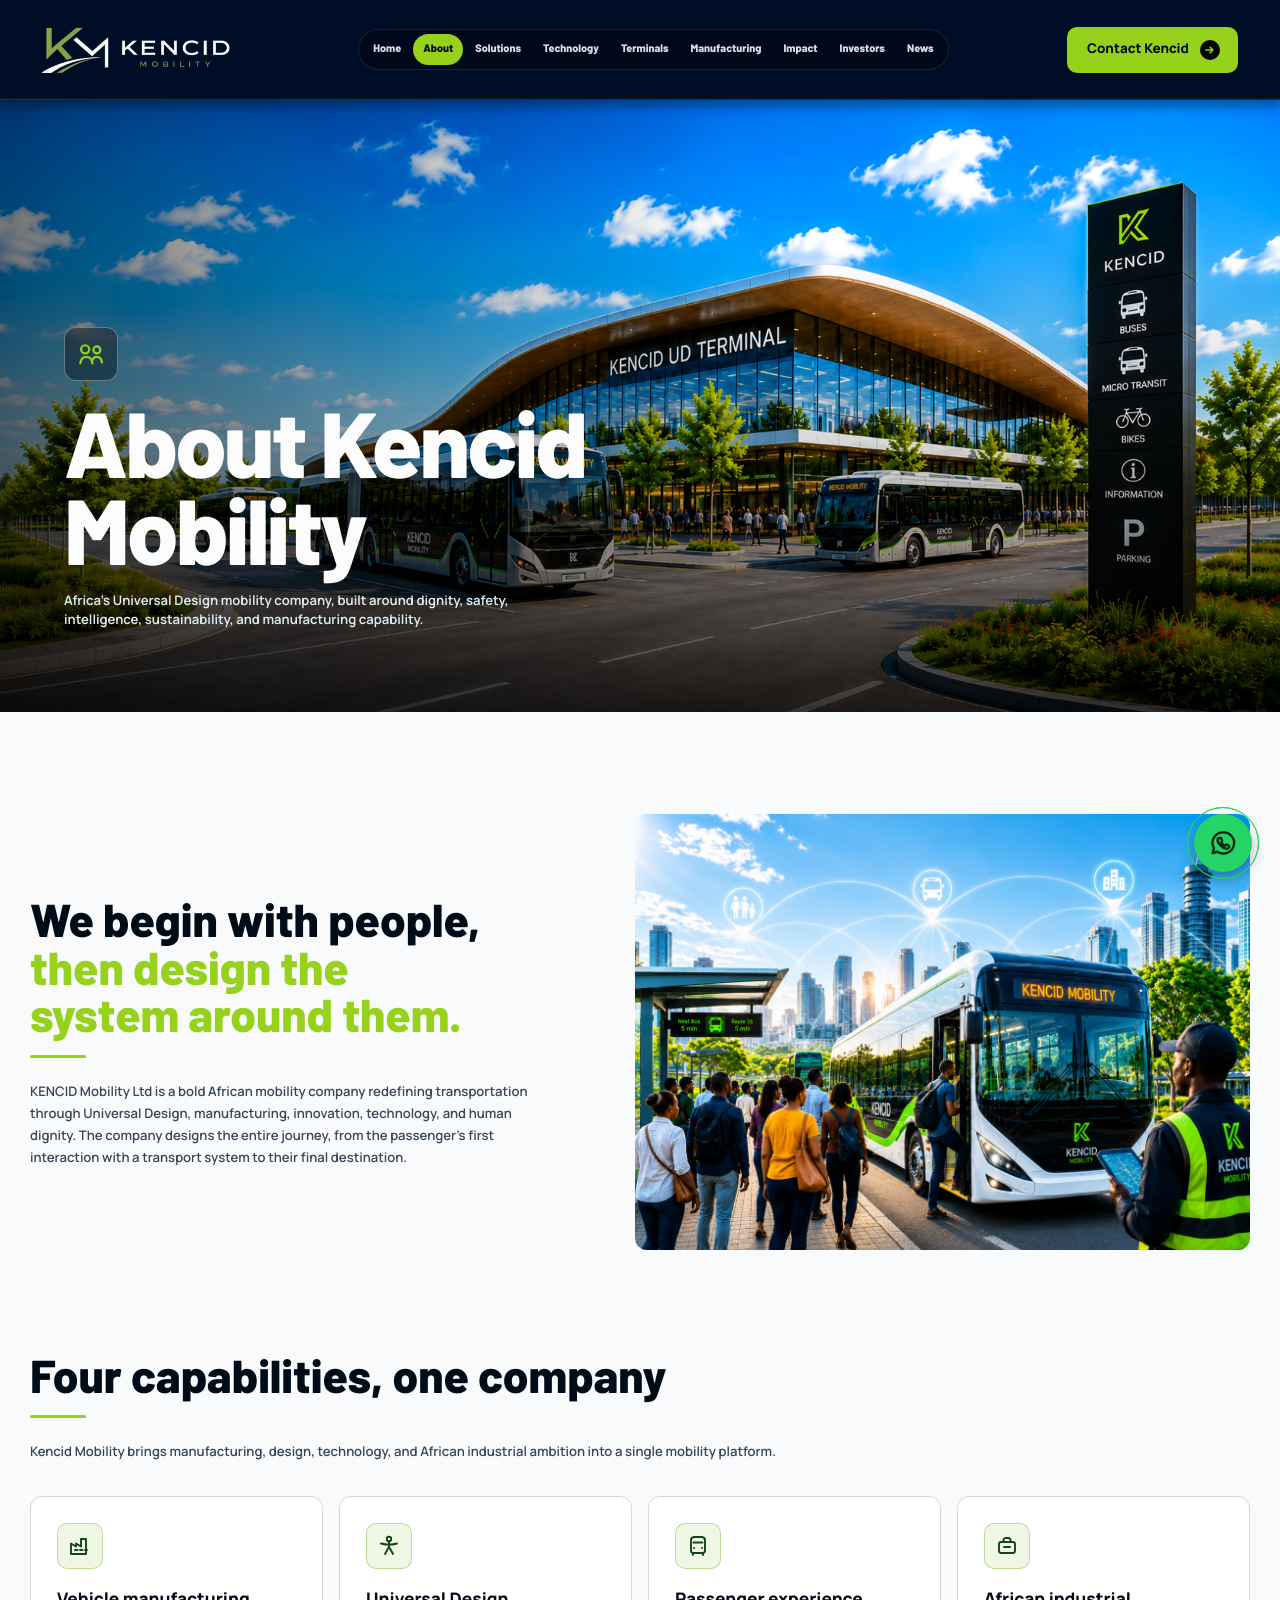
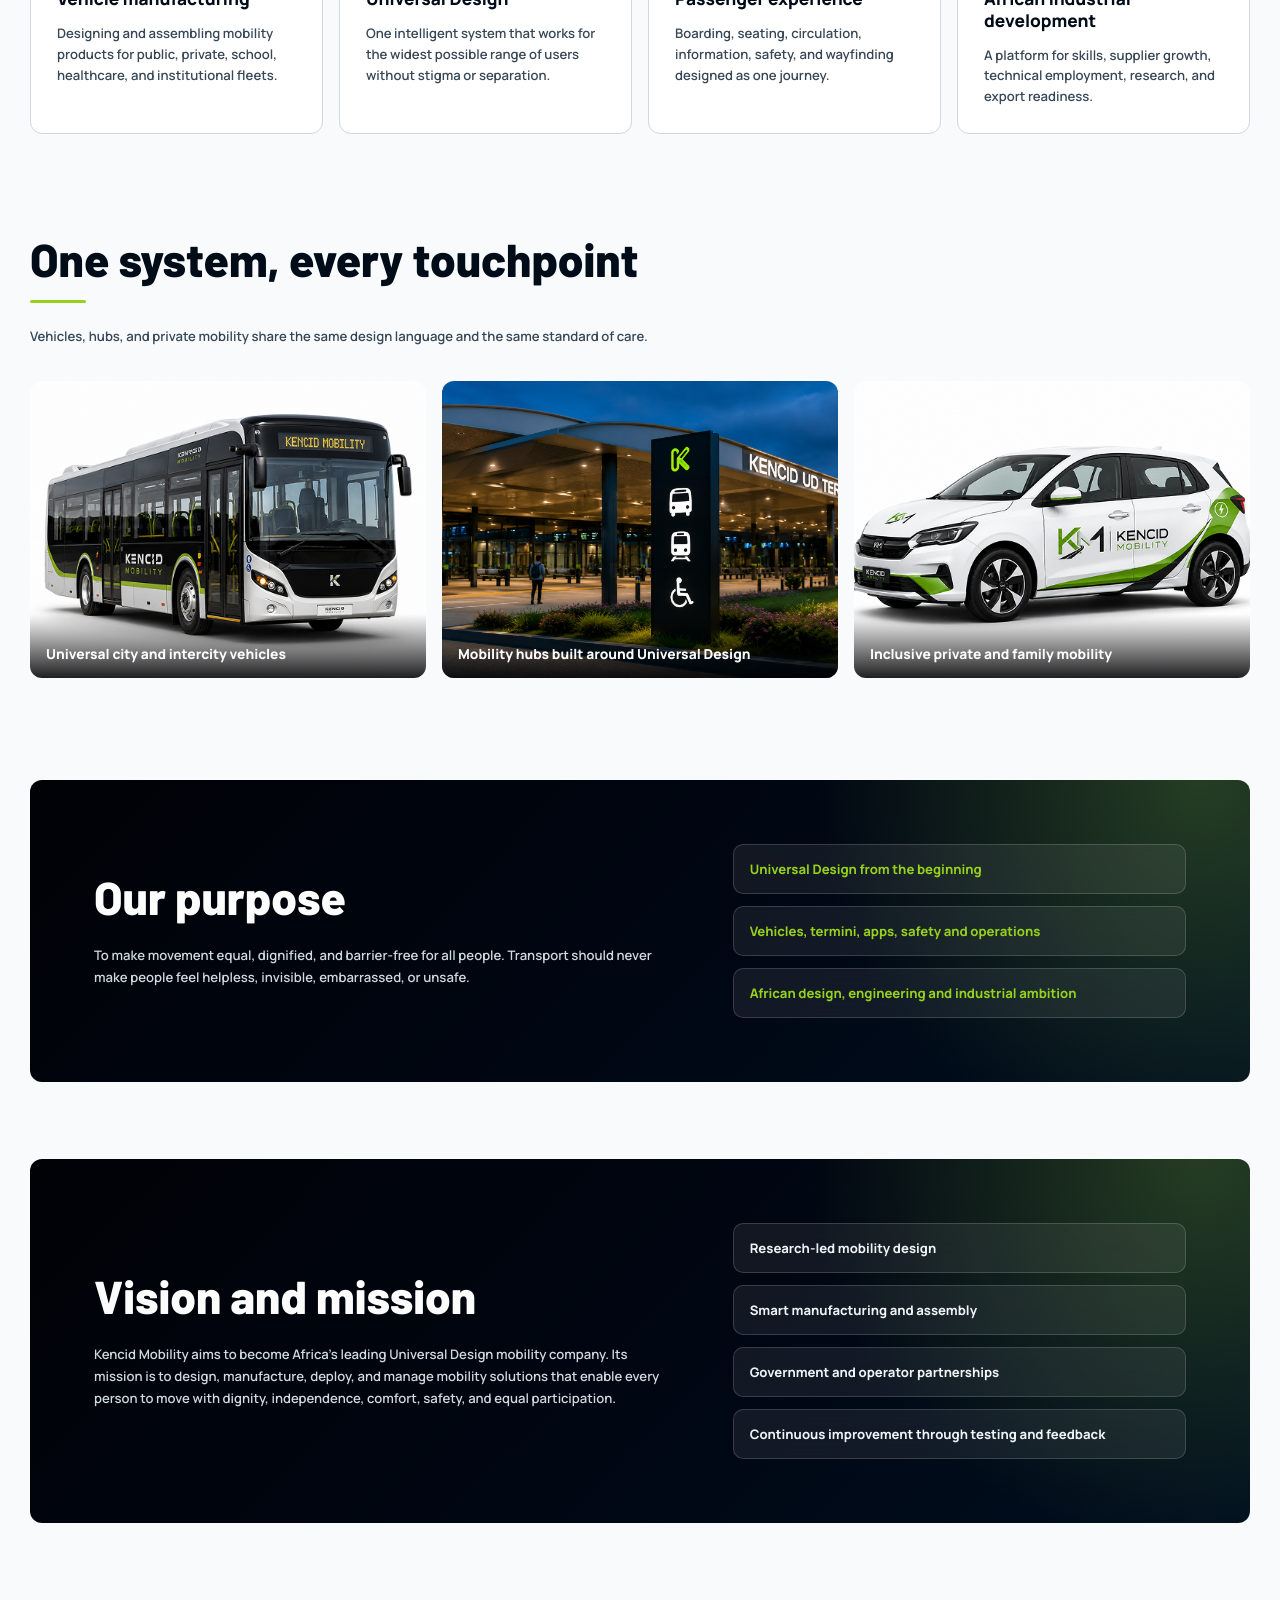
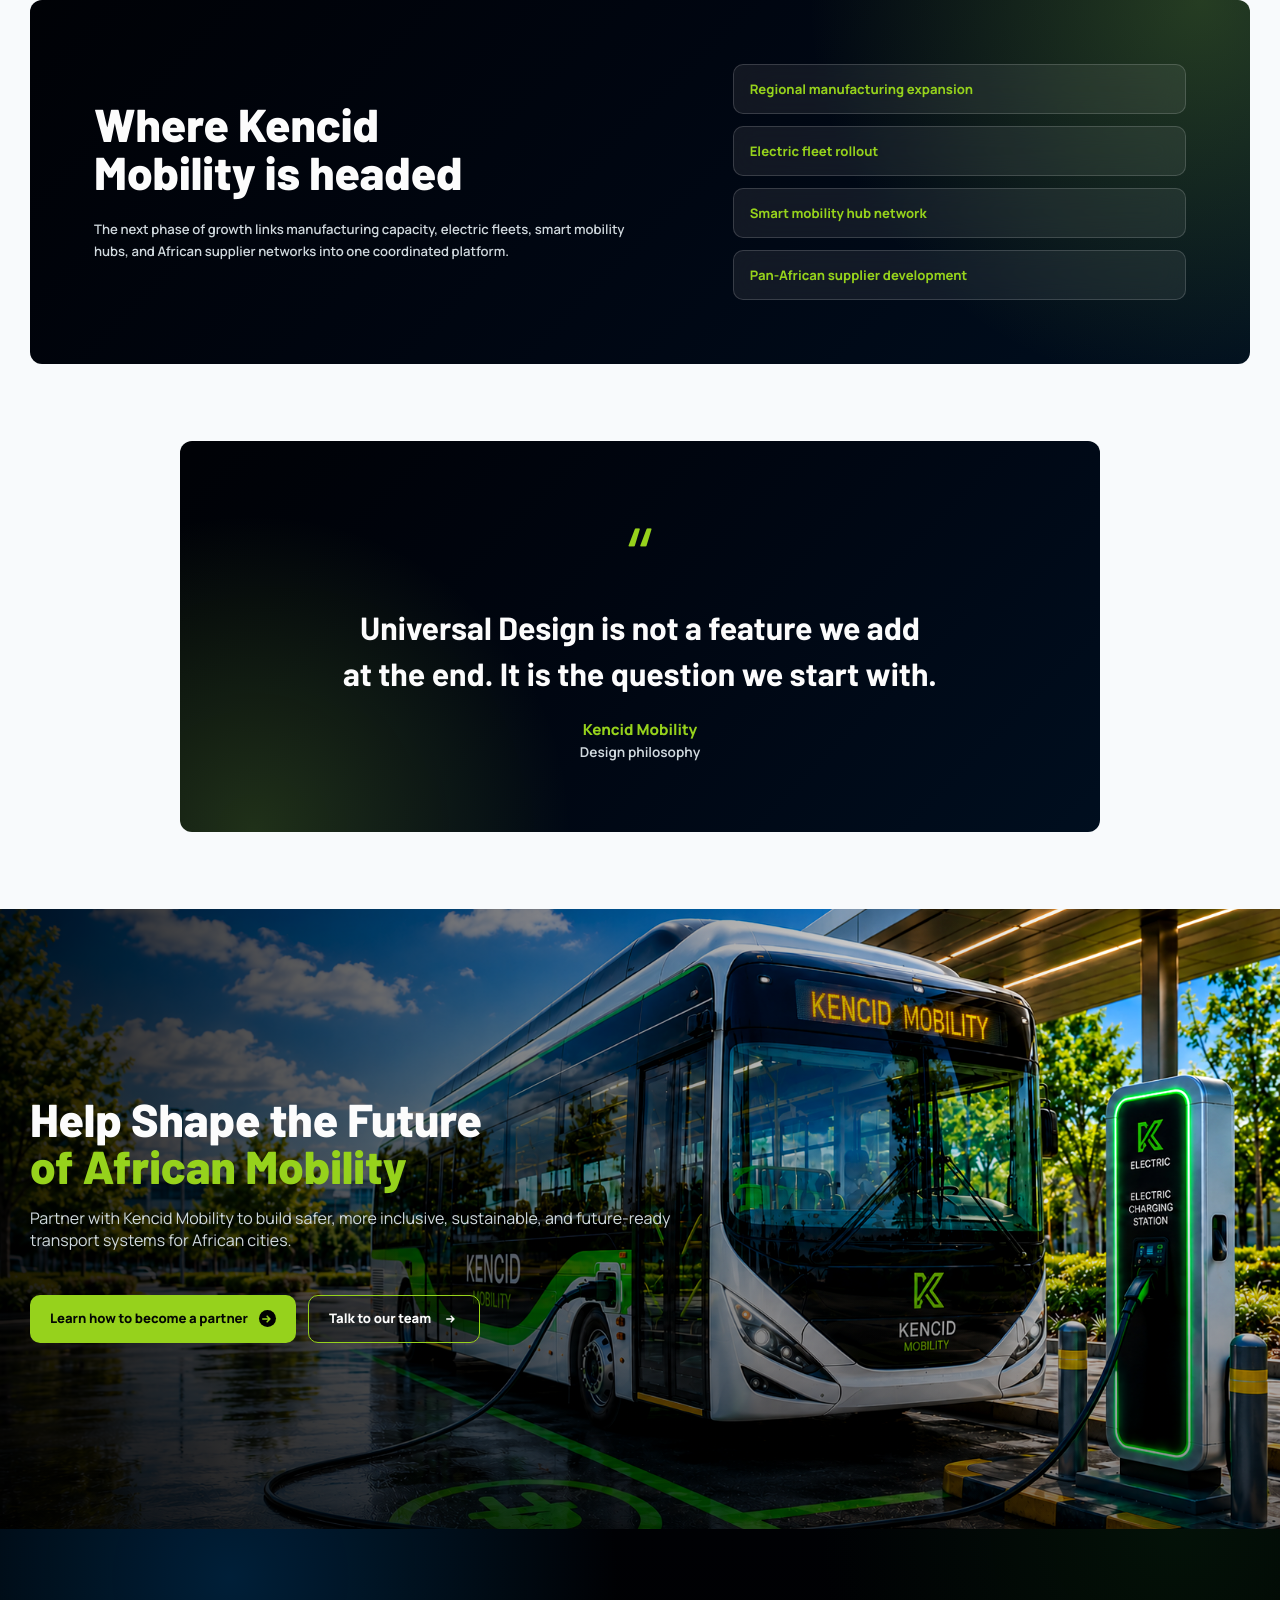
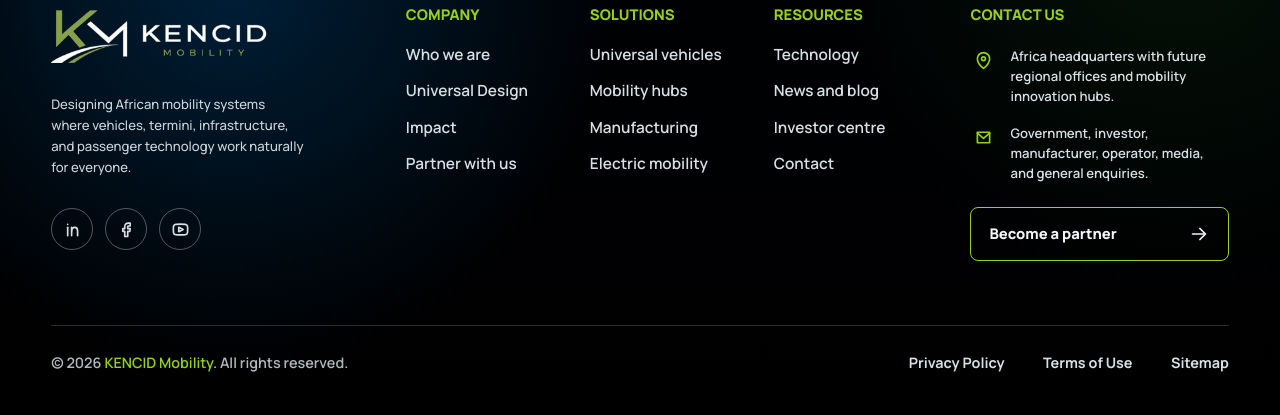
<file: about.html>
<!doctype html>
<html lang="en">
  <head>
    <meta charset="utf-8">
    <meta name="viewport" content="width=device-width, initial-scale=1">
    <title>About Kencid Mobility | Kencid Mobility</title>
    <meta name="description" content="Learn about Kencid Mobility, Africa's Universal Design mobility company.">
    <link rel="preconnect" href="https://fonts.googleapis.com">
    <link rel="preconnect" href="https://fonts.gstatic.com" crossorigin>
    <link href="https://fonts.googleapis.com/css2?family=Barlow:wght@500;600;700&family=Manrope:wght@400;500;600;700;800&display=swap" rel="stylesheet">
    <link rel="stylesheet" href="styles.css">
  </head>
  <body>
    <div data-kencid-page="about"></div>
    <script src="site-pages.js"></script>
    <script src="script.js"></script>
  </body>
</html>
</file>
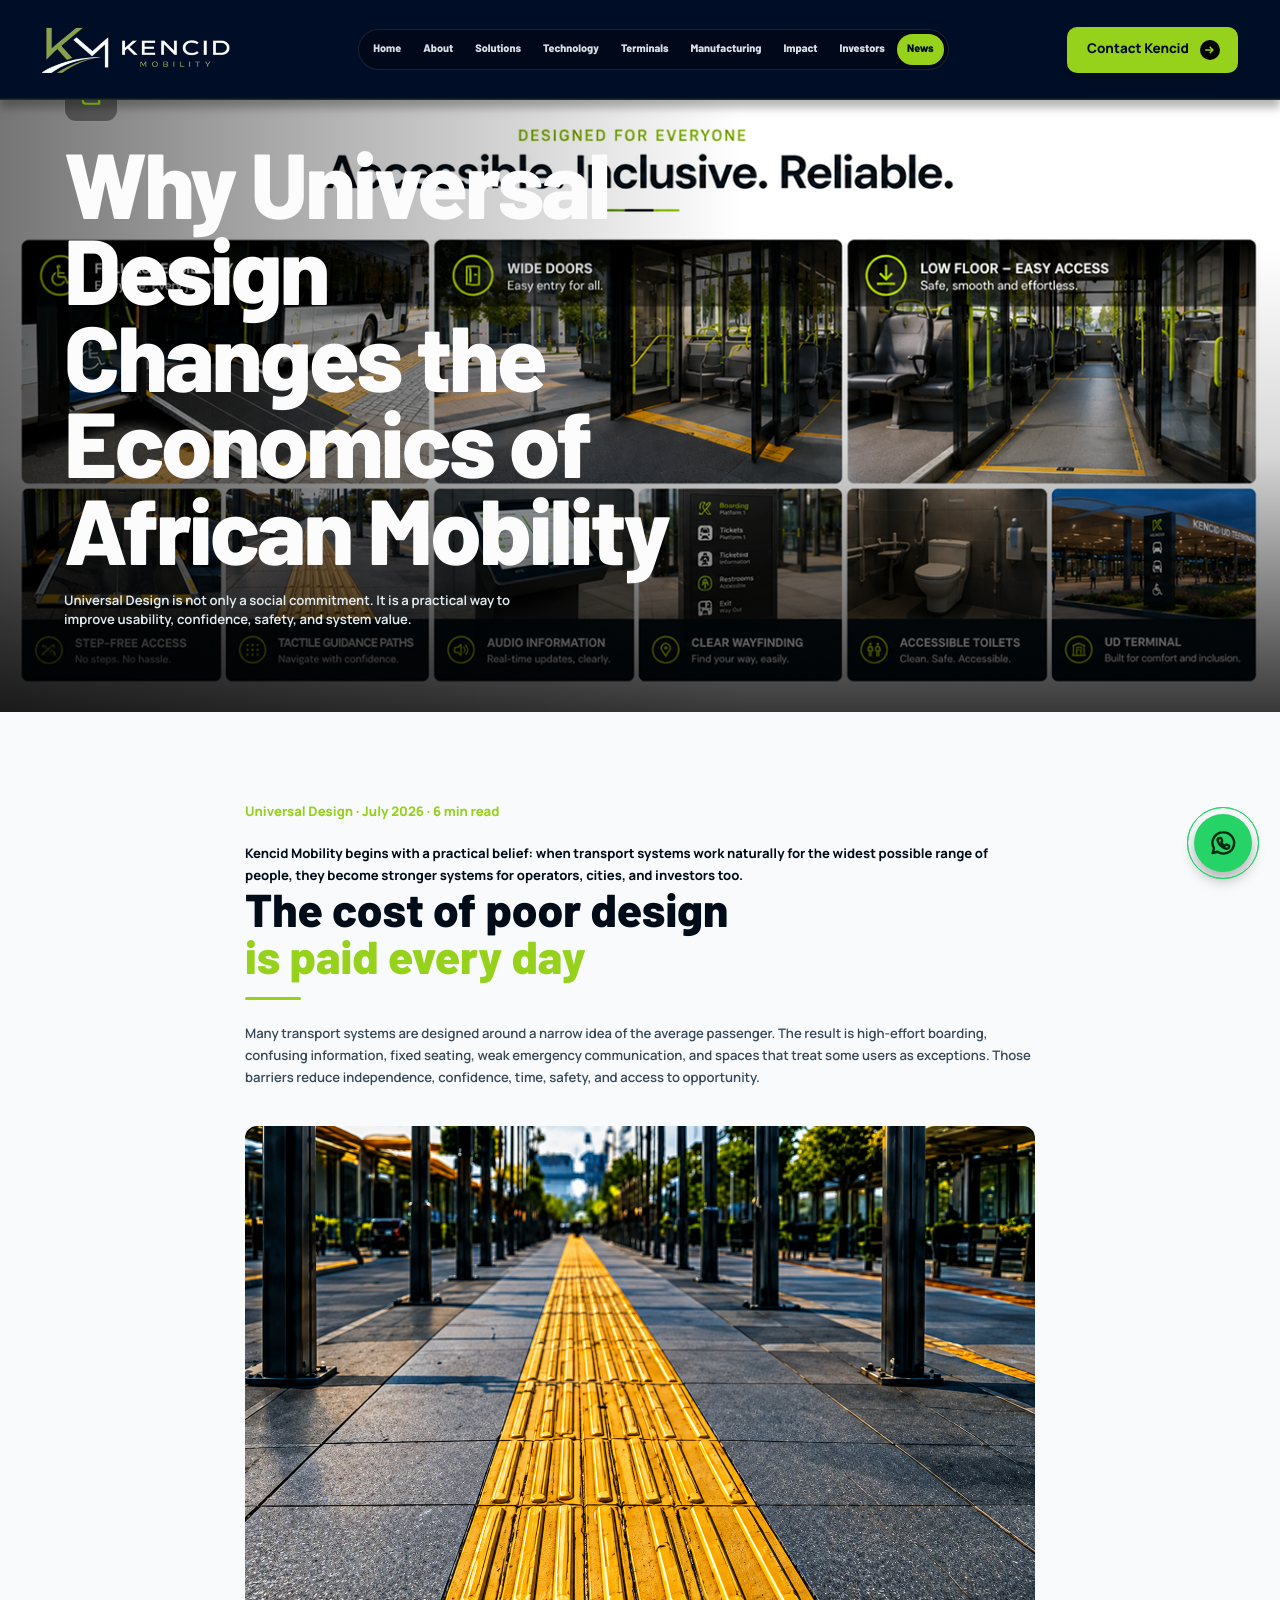
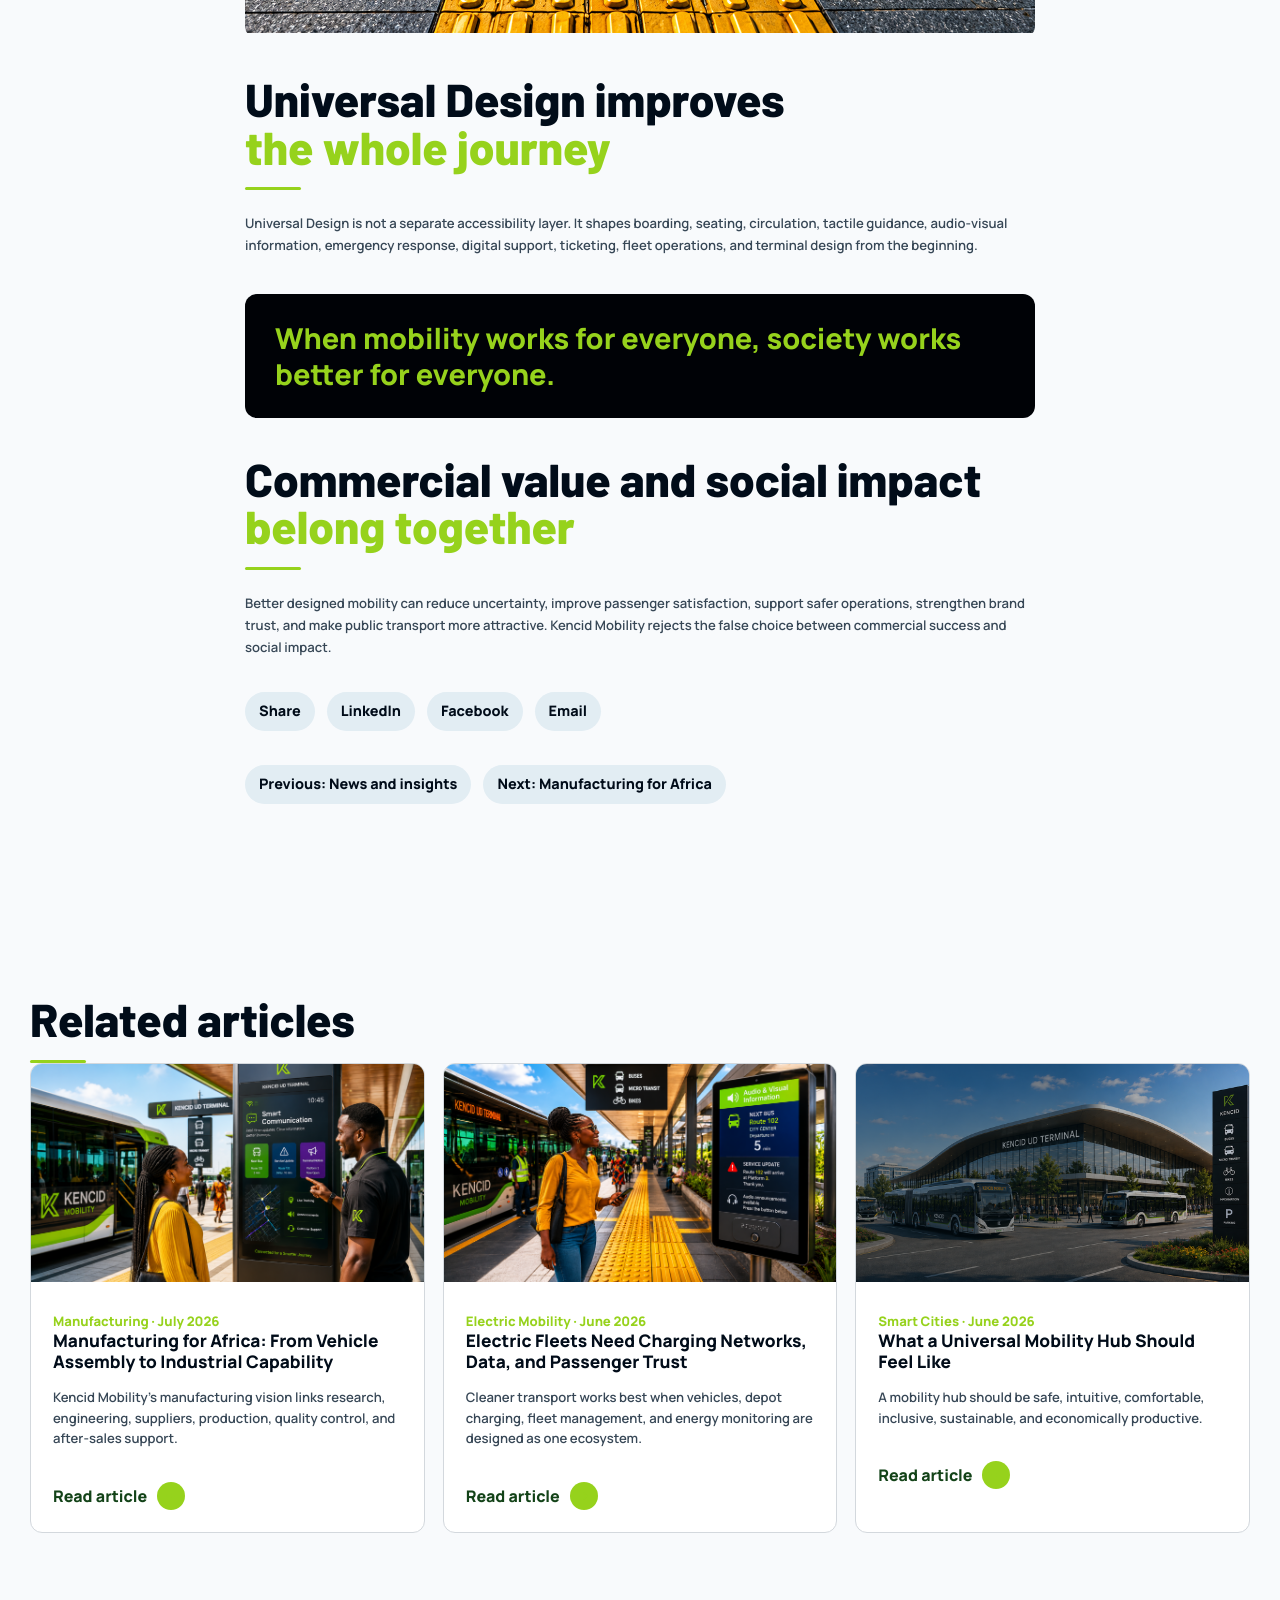
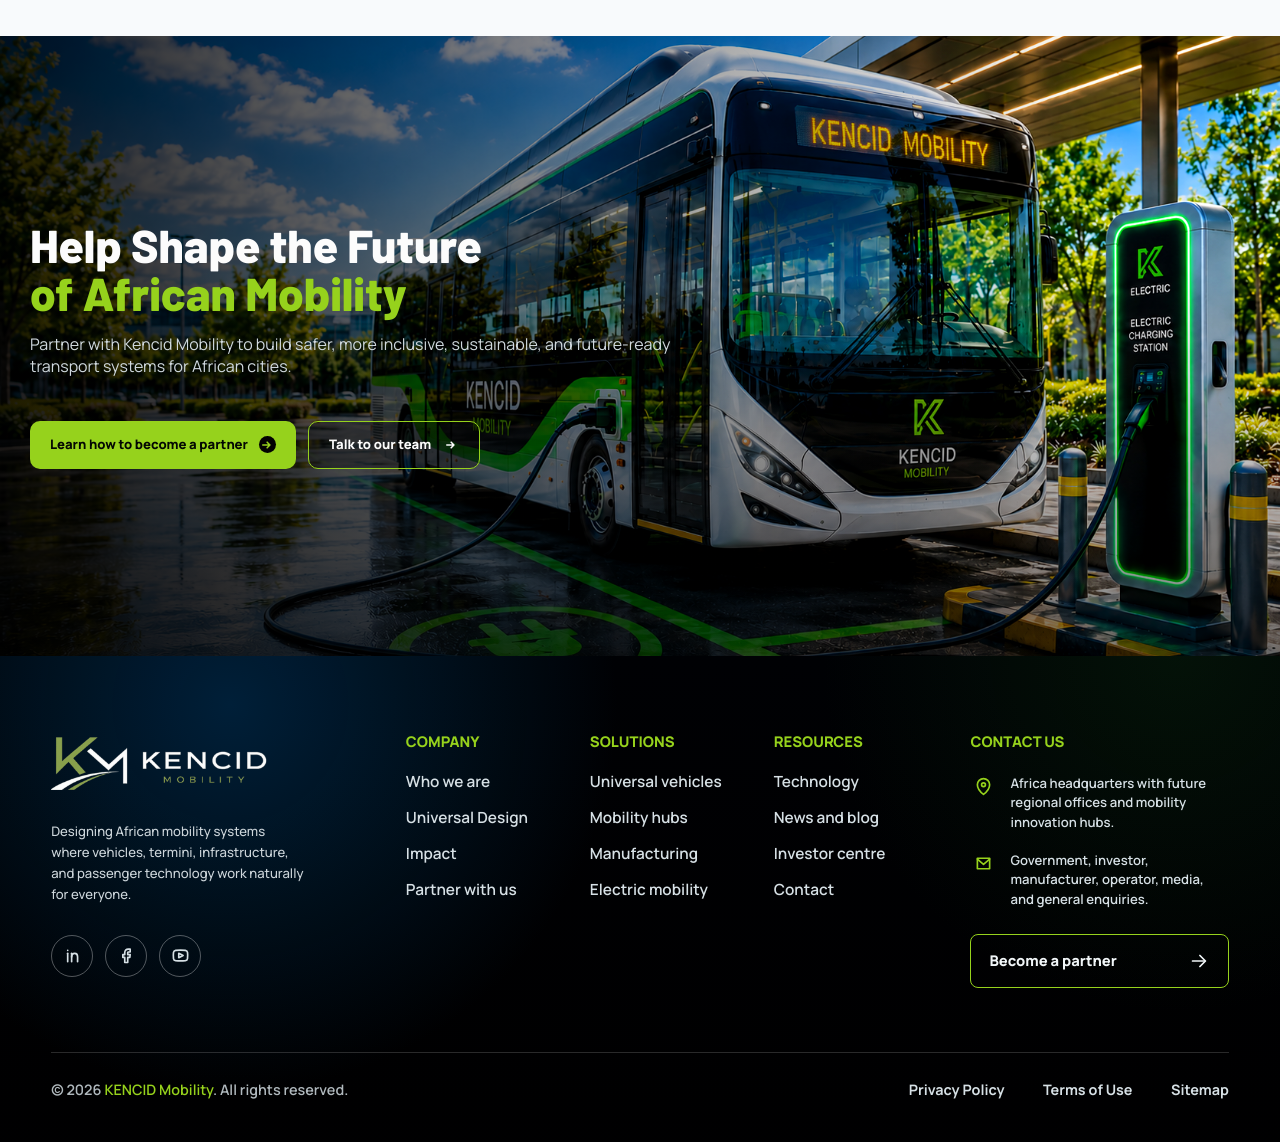
<file: article.html>
<!doctype html>
<html lang="en">
  <head>
    <meta charset="utf-8">
    <meta name="viewport" content="width=device-width, initial-scale=1">
    <title>Why Universal Design Changes the Economics of African Mobility | Kencid Mobility</title>
    <meta name="description" content="A Kencid Mobility article on how Universal Design improves mobility usability, safety, confidence, and system value.">
    <link rel="preconnect" href="https://fonts.googleapis.com">
    <link rel="preconnect" href="https://fonts.gstatic.com" crossorigin>
    <link href="https://fonts.googleapis.com/css2?family=Barlow:wght@500;600;700&family=Manrope:wght@400;500;600;700;800&display=swap" rel="stylesheet">
    <link rel="stylesheet" href="styles.css">
  </head>
  <body>
    <div data-kencid-page="article"></div>
    <script src="site-pages.js"></script>
    <script src="script.js"></script>
  </body>
</html>
</file>
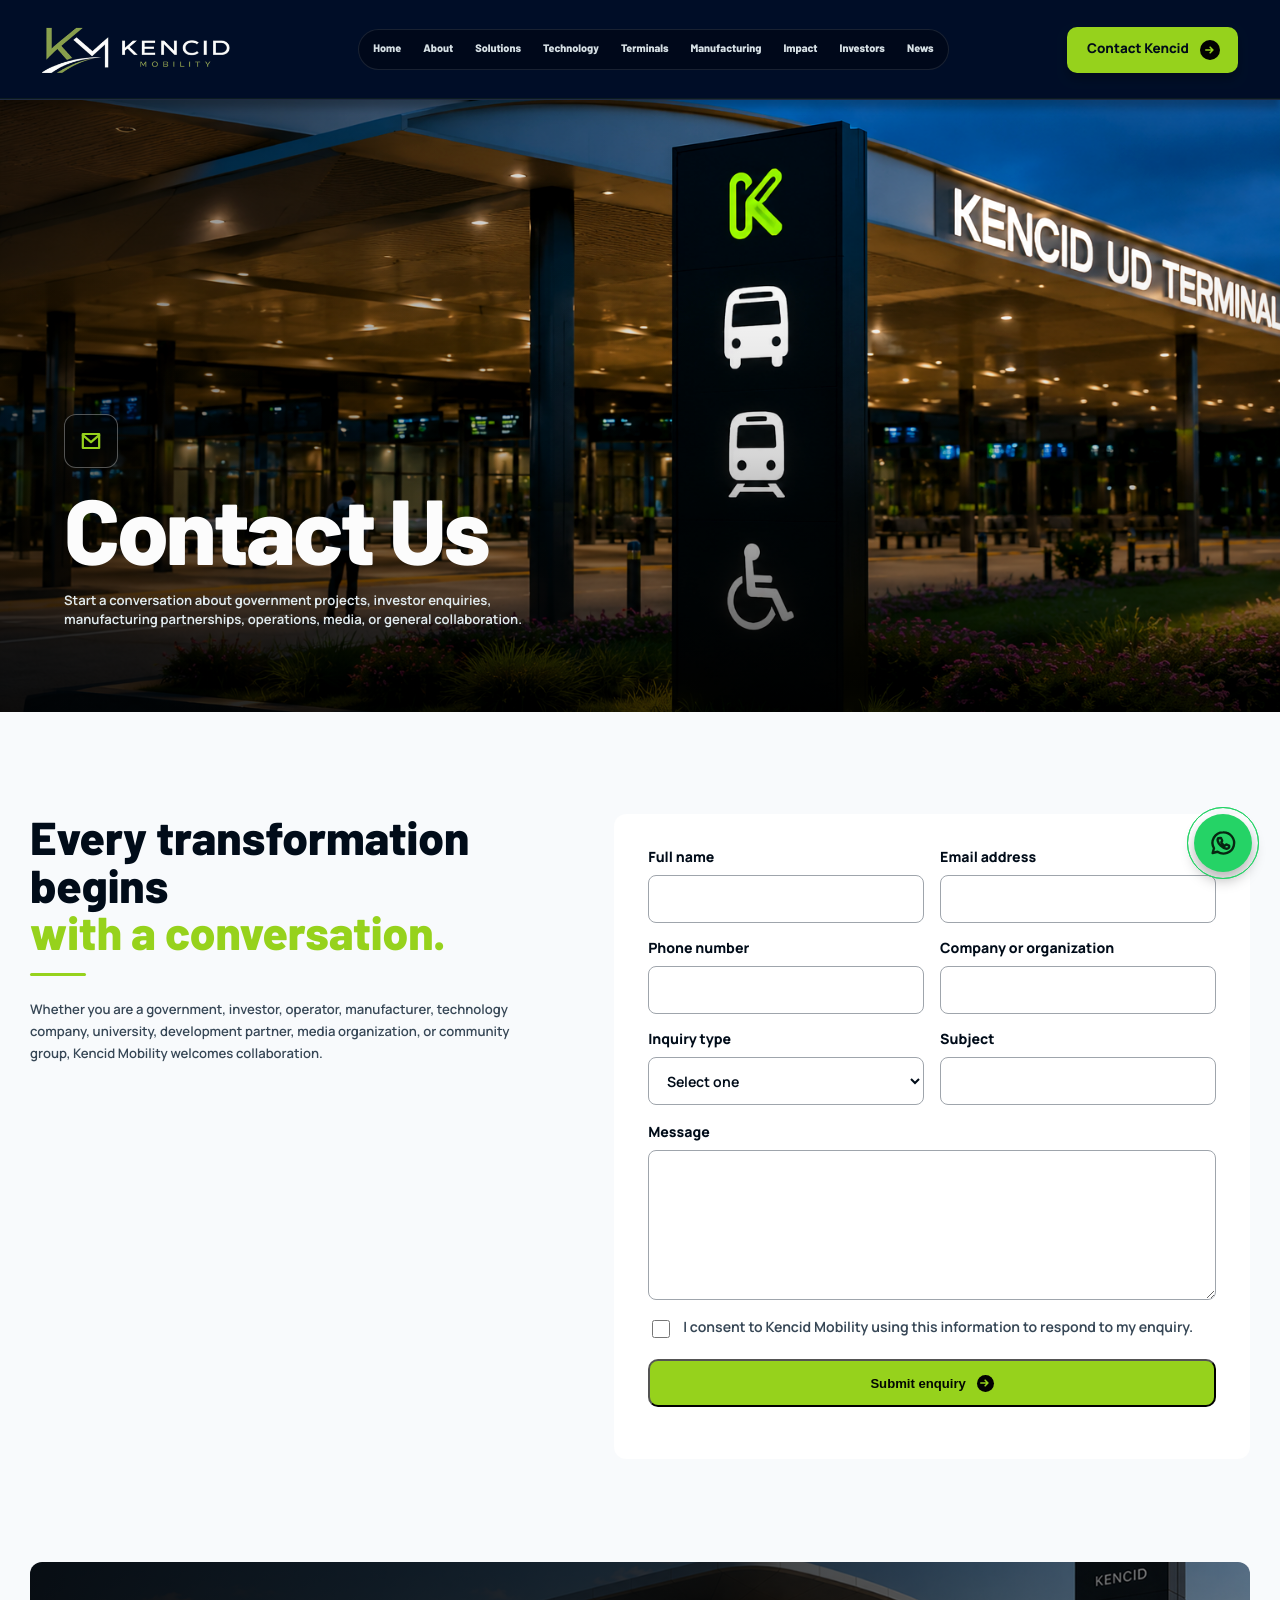
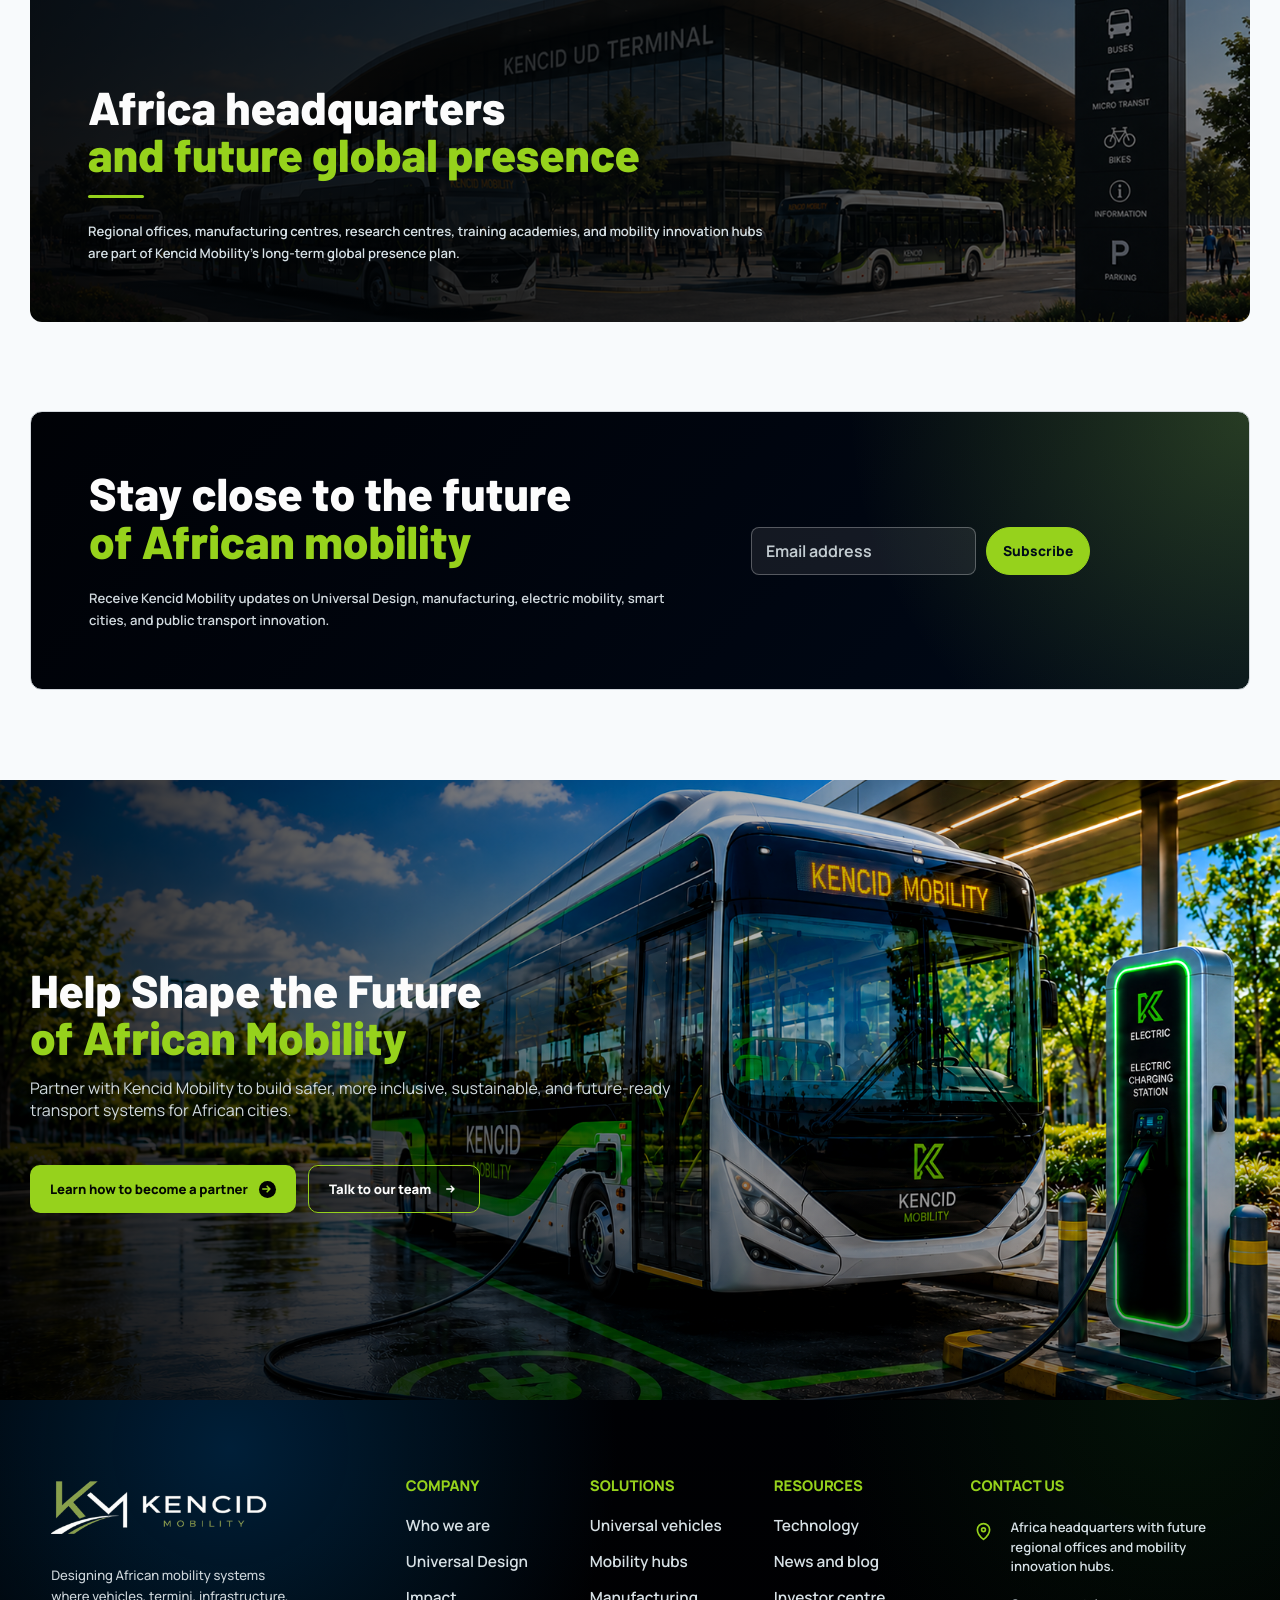
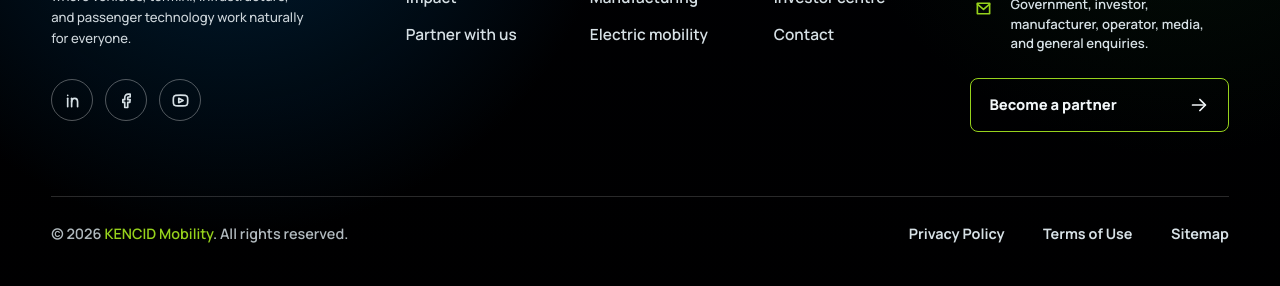
<file: contact.html>
<!doctype html>
<html lang="en">
  <head>
    <meta charset="utf-8">
    <meta name="viewport" content="width=device-width, initial-scale=1">
    <title>Contact Us | Kencid Mobility</title>
    <meta name="description" content="Contact Kencid Mobility for partnerships, investor enquiries, government projects, manufacturing collaboration, media, and general enquiries.">
    <link rel="preconnect" href="https://fonts.googleapis.com">
    <link rel="preconnect" href="https://fonts.gstatic.com" crossorigin>
    <link href="https://fonts.googleapis.com/css2?family=Barlow:wght@500;600;700&family=Manrope:wght@400;500;600;700;800&display=swap" rel="stylesheet">
    <link rel="stylesheet" href="styles.css">
  </head>
  <body>
    <div data-kencid-page="contact"></div>
    <script src="site-pages.js"></script>
    <script src="script.js"></script>
  </body>
</html>
</file>
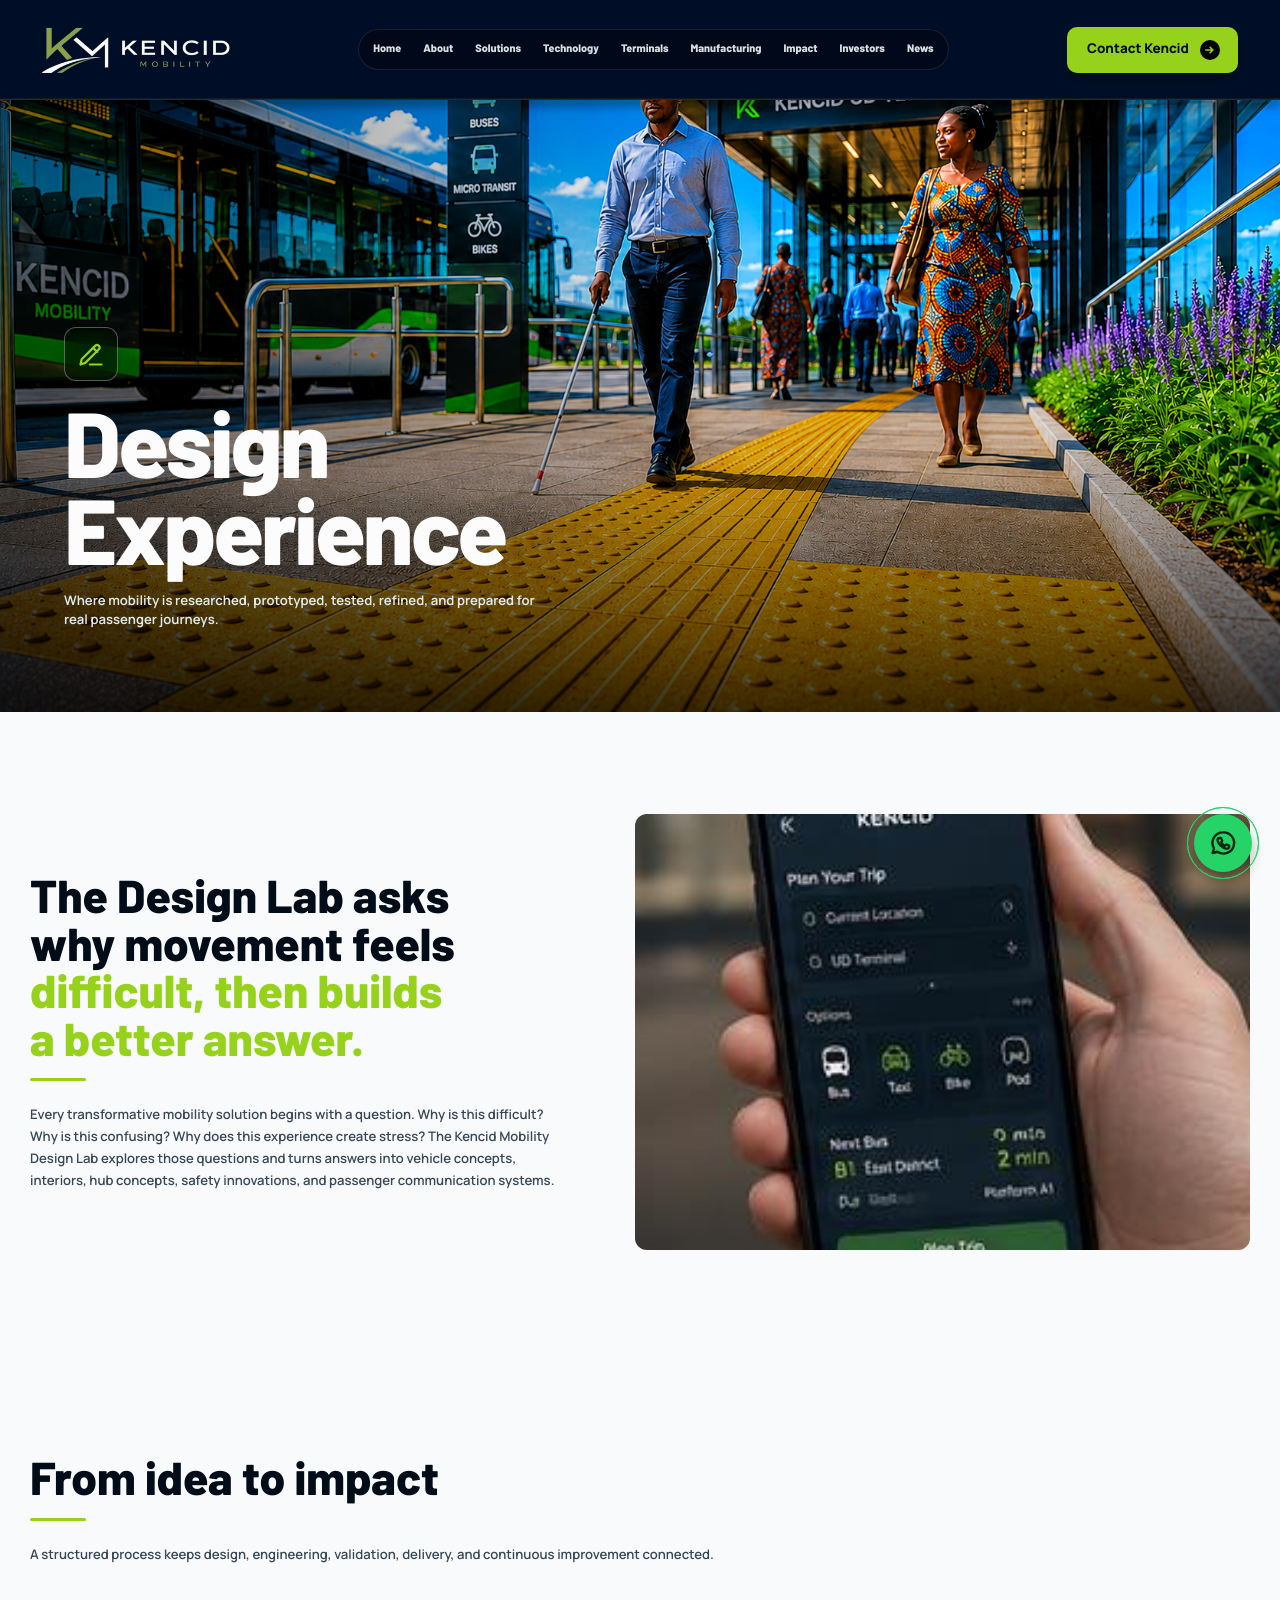
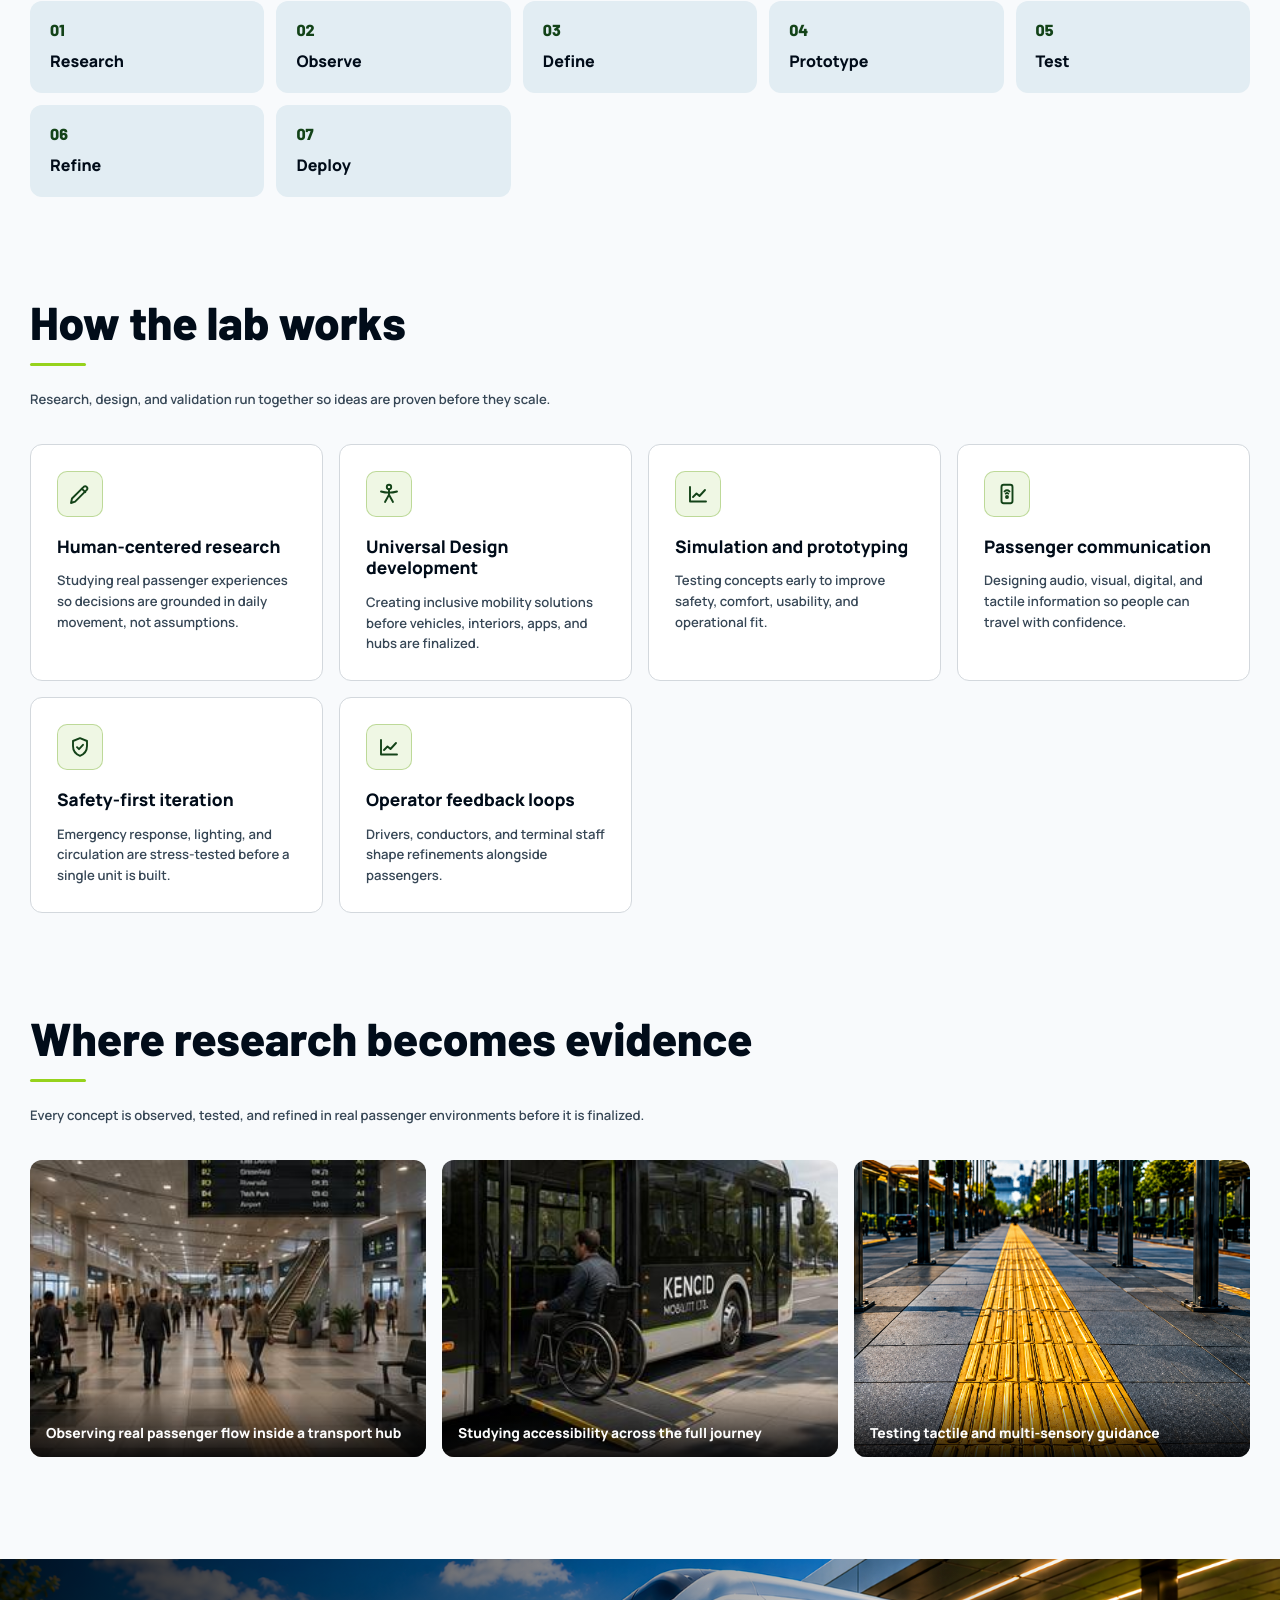
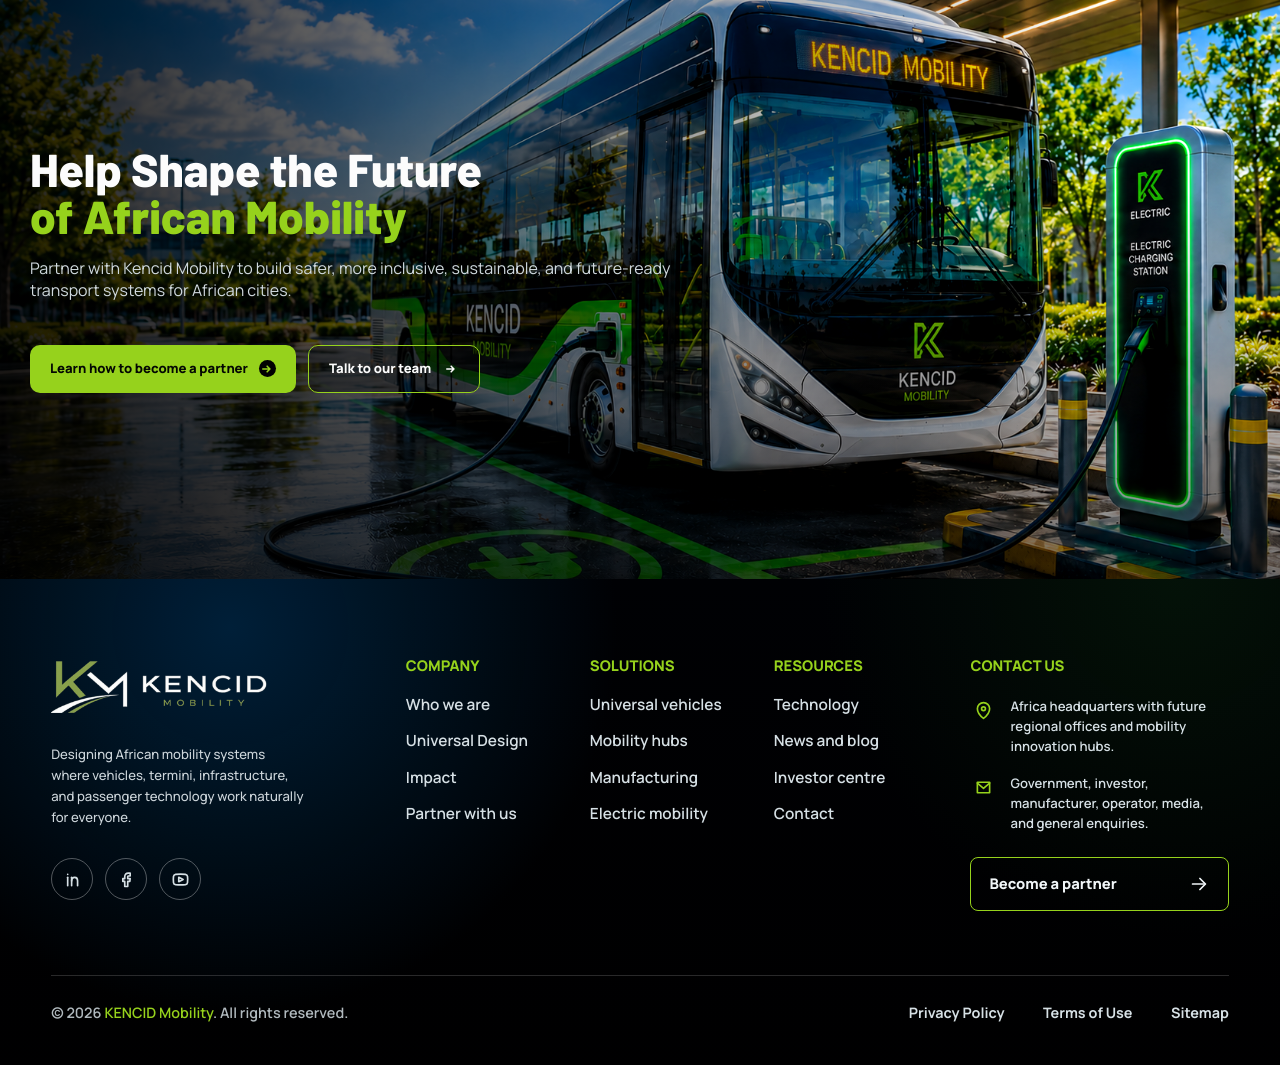
<file: design-experience.html>
<!doctype html>
<html lang="en">
  <head>
    <meta charset="utf-8">
    <meta name="viewport" content="width=device-width, initial-scale=1">
    <title>Design Experience | Kencid Mobility</title>
    <meta name="description" content="See how Kencid Mobility researches, prototypes, tests, and refines Universal Design mobility experiences.">
    <link rel="preconnect" href="https://fonts.googleapis.com">
    <link rel="preconnect" href="https://fonts.gstatic.com" crossorigin>
    <link href="https://fonts.googleapis.com/css2?family=Barlow:wght@500;600;700&family=Manrope:wght@400;500;600;700;800&display=swap" rel="stylesheet">
    <link rel="stylesheet" href="styles.css">
  </head>
  <body>
    <div data-kencid-page="design-experience"></div>
    <script src="site-pages.js"></script>
    <script src="script.js"></script>
  </body>
</html>
</file>
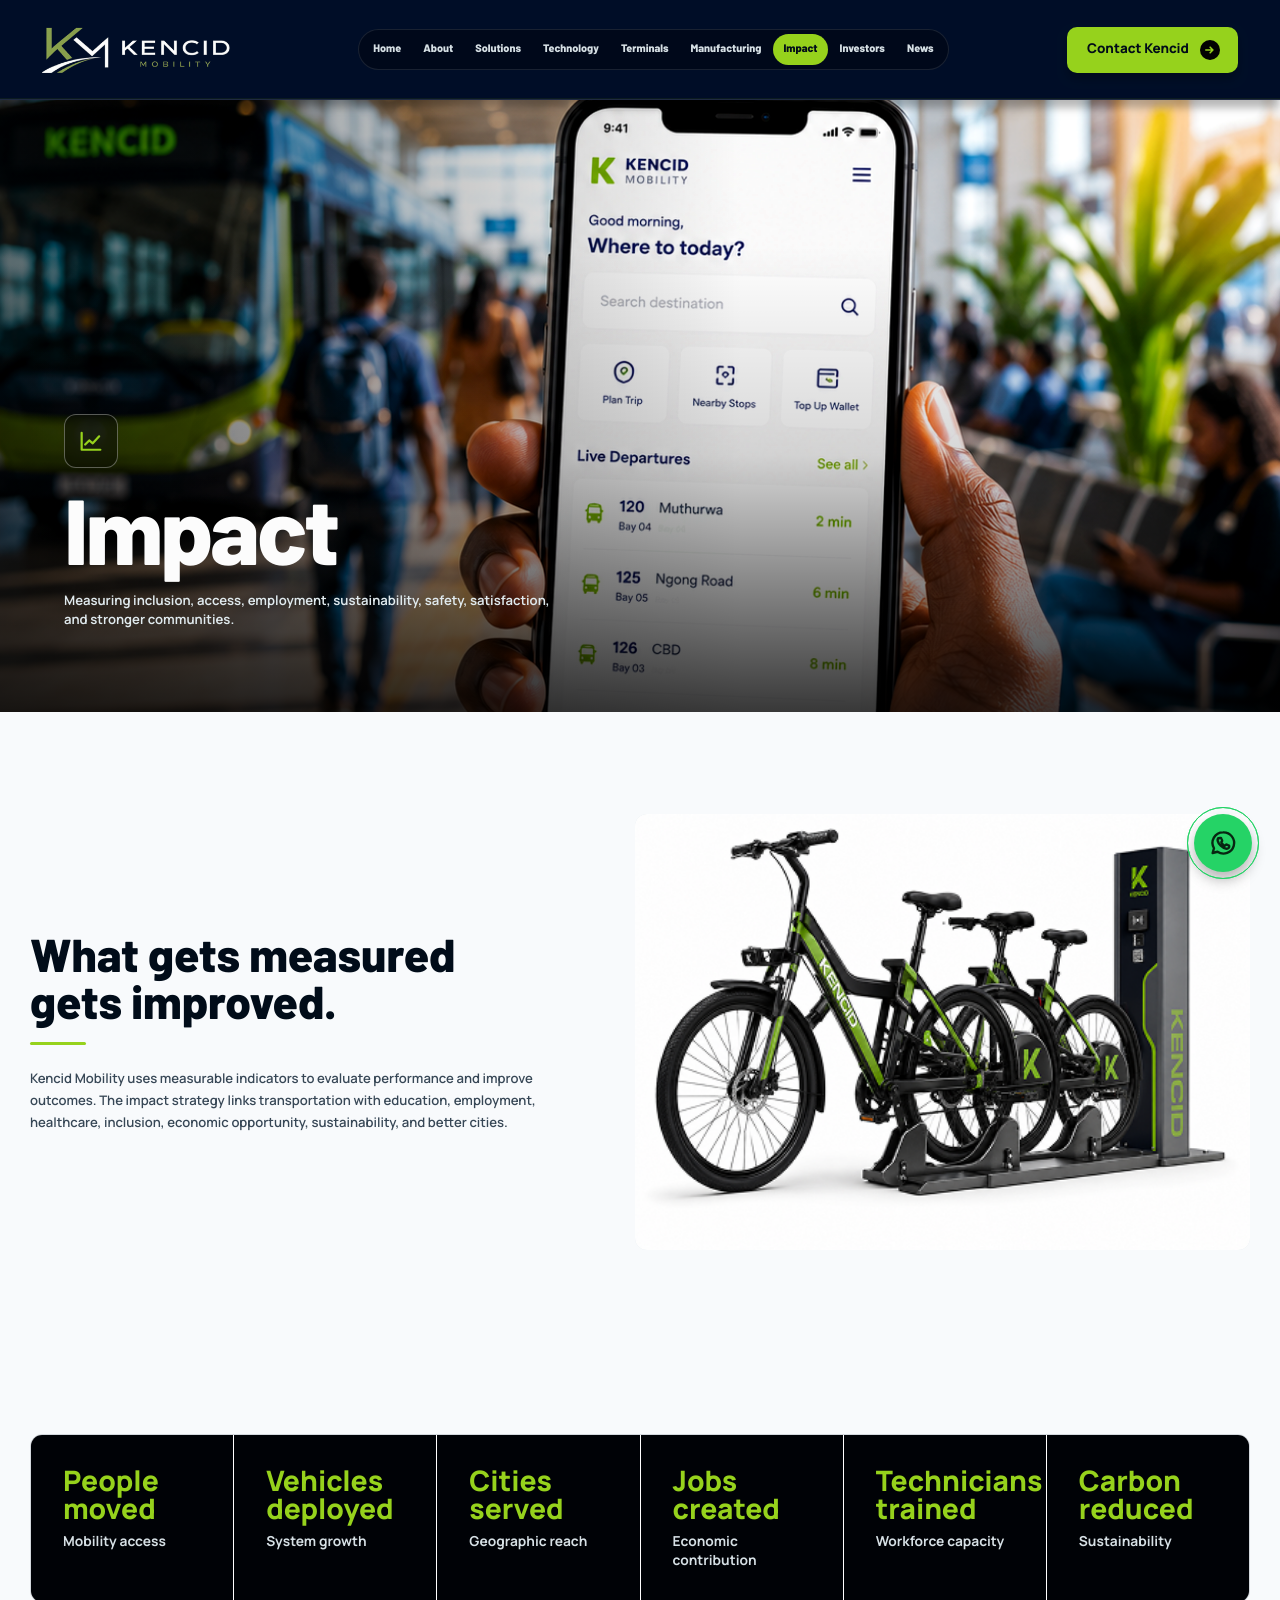
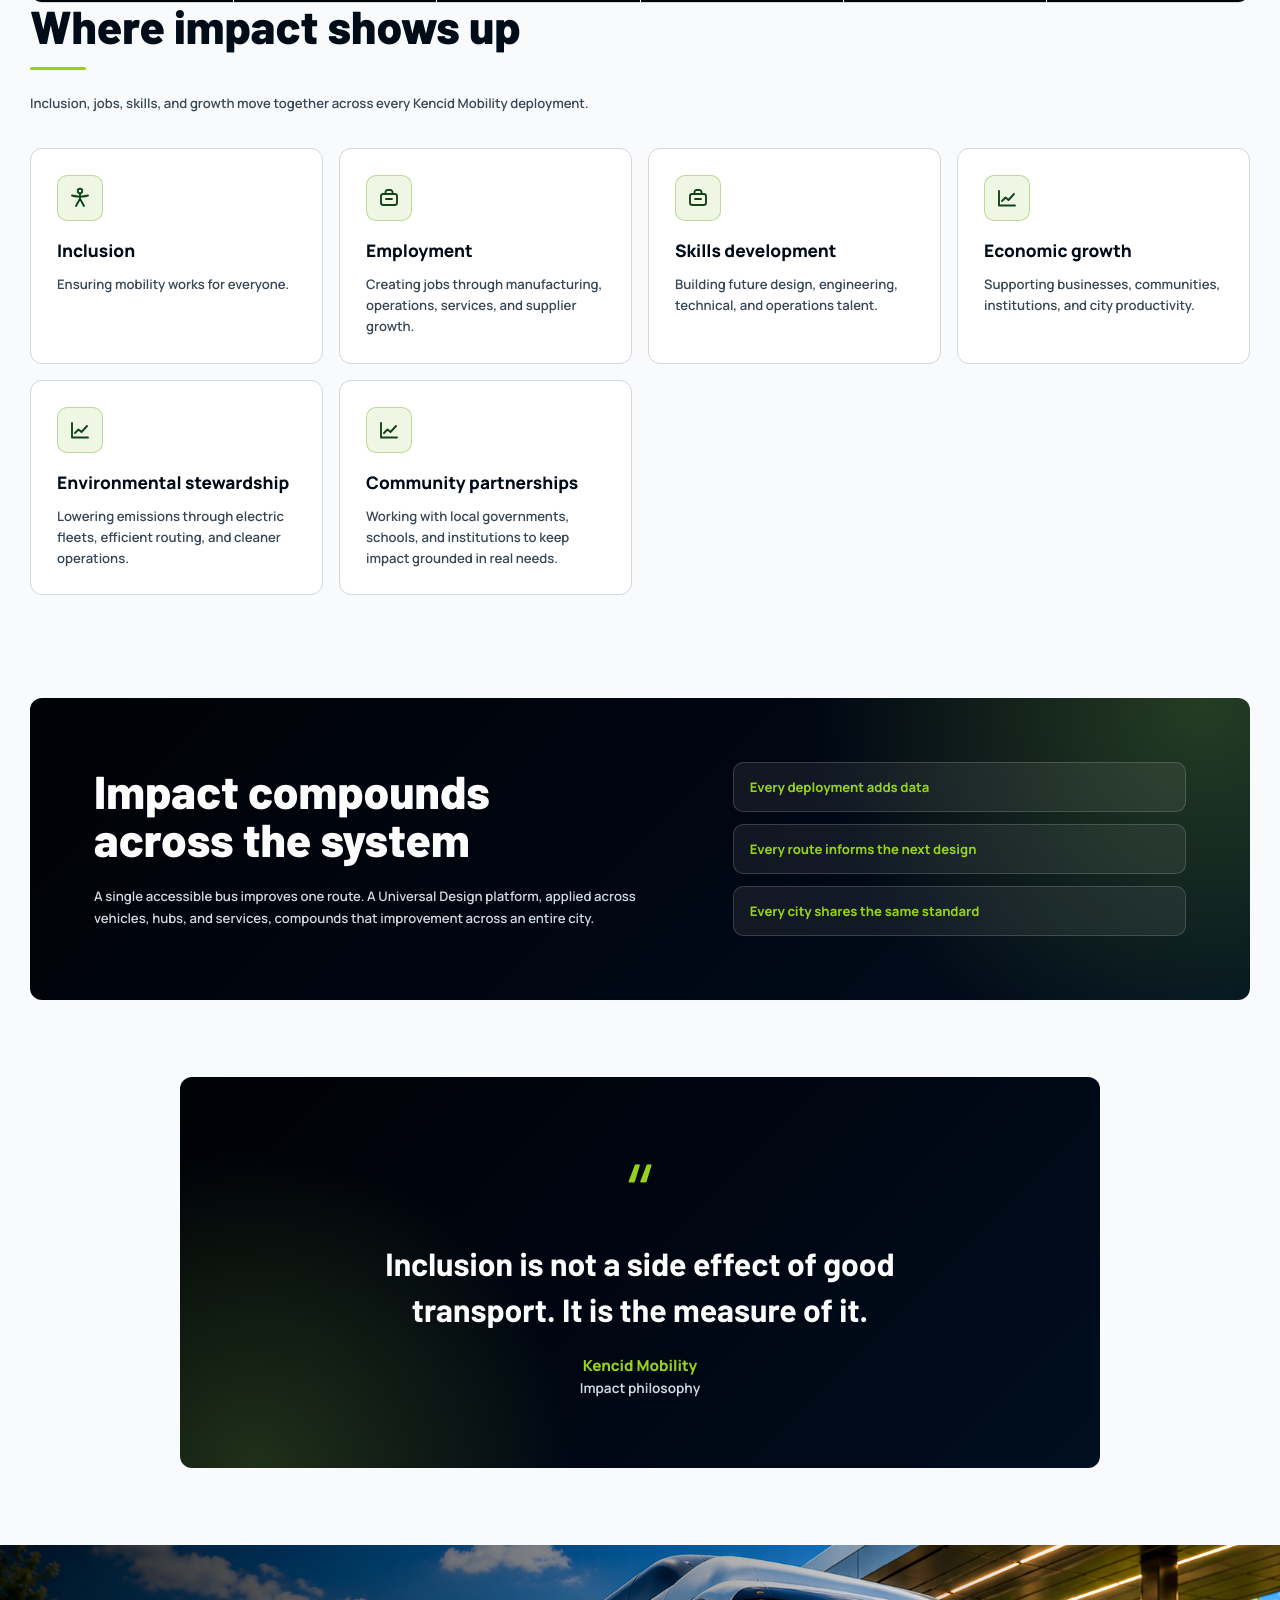
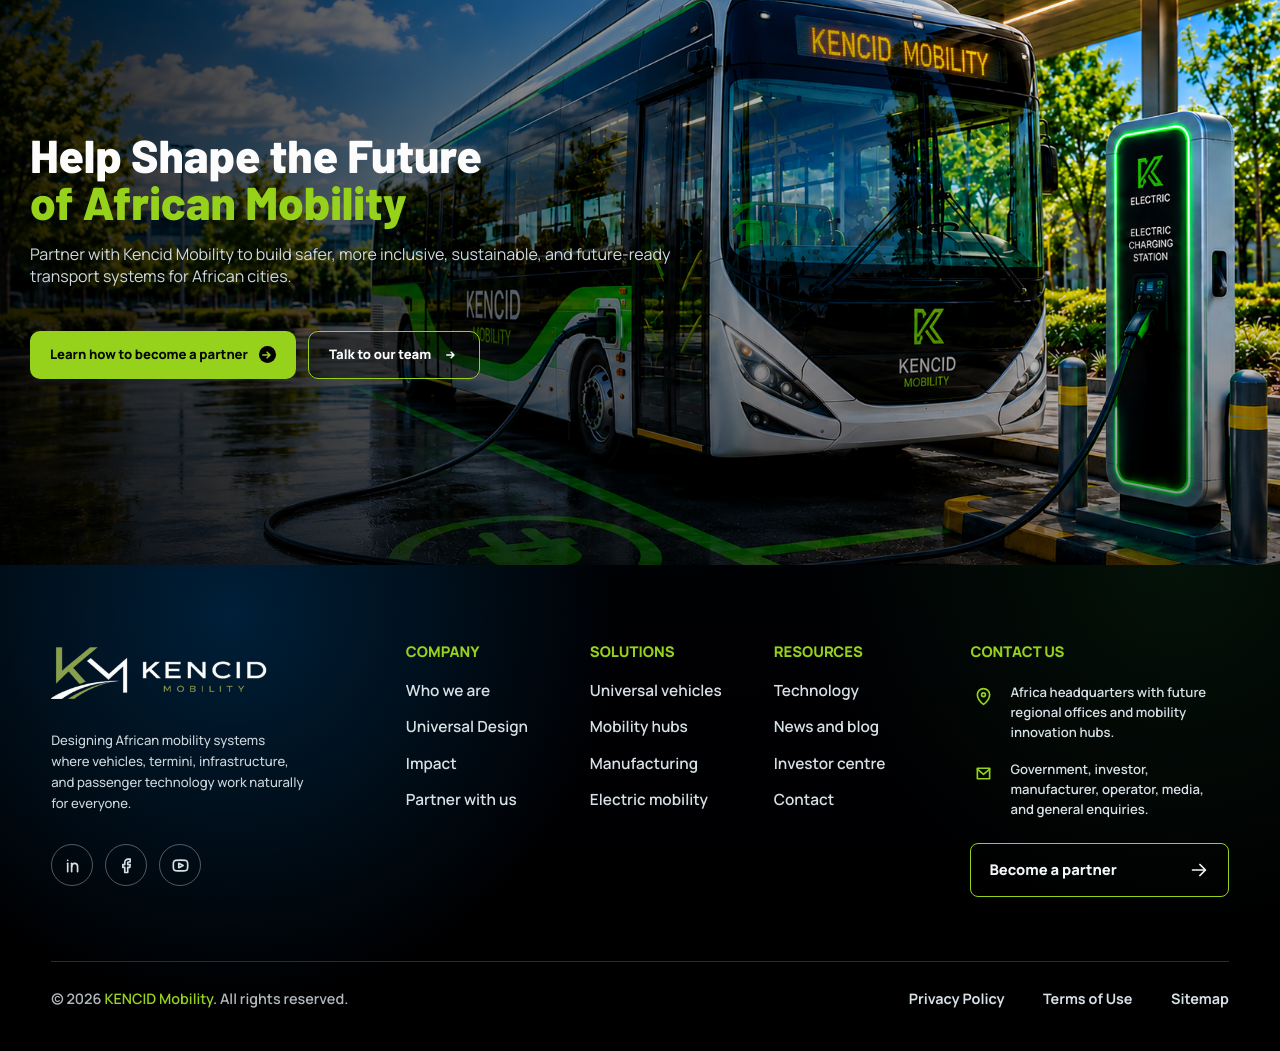
<file: impact.html>
<!doctype html>
<html lang="en">
  <head>
    <meta charset="utf-8">
    <meta name="viewport" content="width=device-width, initial-scale=1">
    <title>Impact | Kencid Mobility</title>
    <meta name="description" content="Kencid Mobility impact dashboard and social impact strategy for inclusive African mobility.">
    <link rel="preconnect" href="https://fonts.googleapis.com">
    <link rel="preconnect" href="https://fonts.gstatic.com" crossorigin>
    <link href="https://fonts.googleapis.com/css2?family=Barlow:wght@500;600;700&family=Manrope:wght@400;500;600;700;800&display=swap" rel="stylesheet">
    <link rel="stylesheet" href="styles.css">
  </head>
  <body>
    <div data-kencid-page="impact"></div>
    <script src="site-pages.js"></script>
    <script src="script.js"></script>
  </body>
</html>
</file>
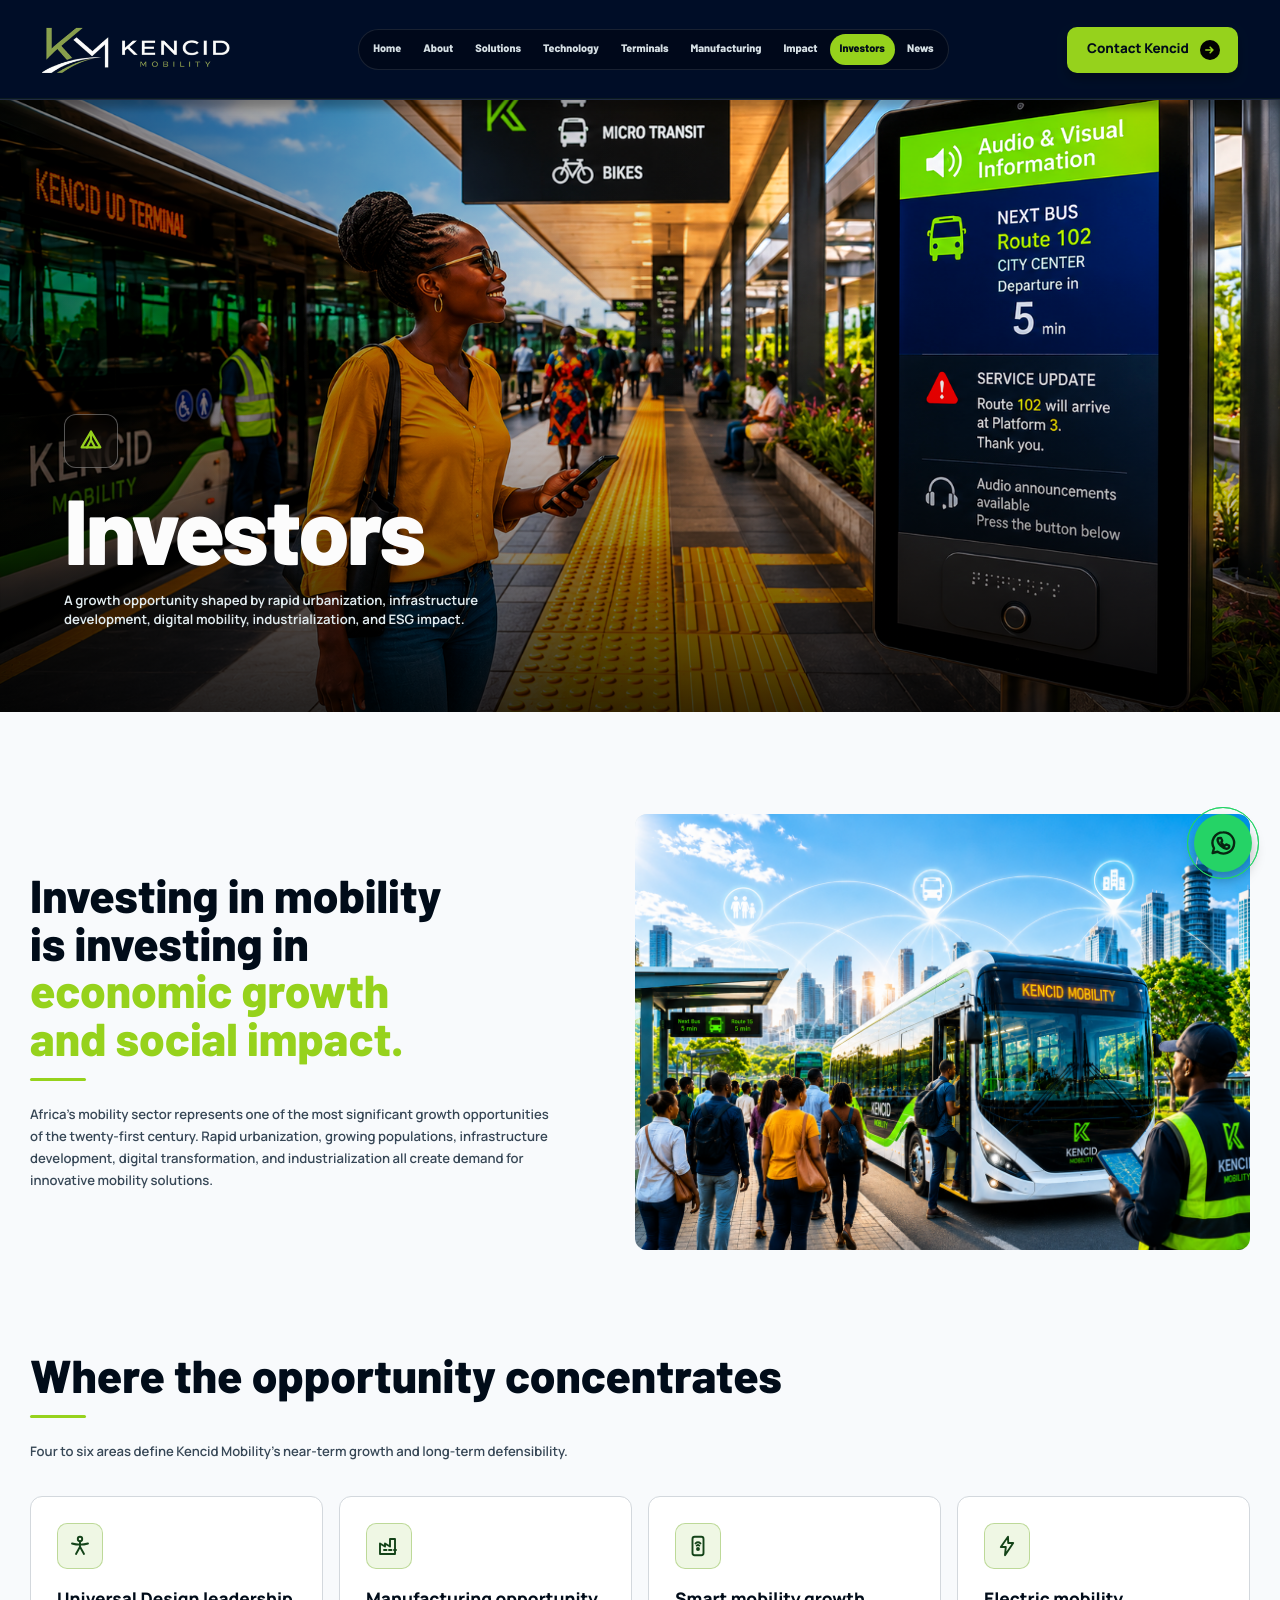
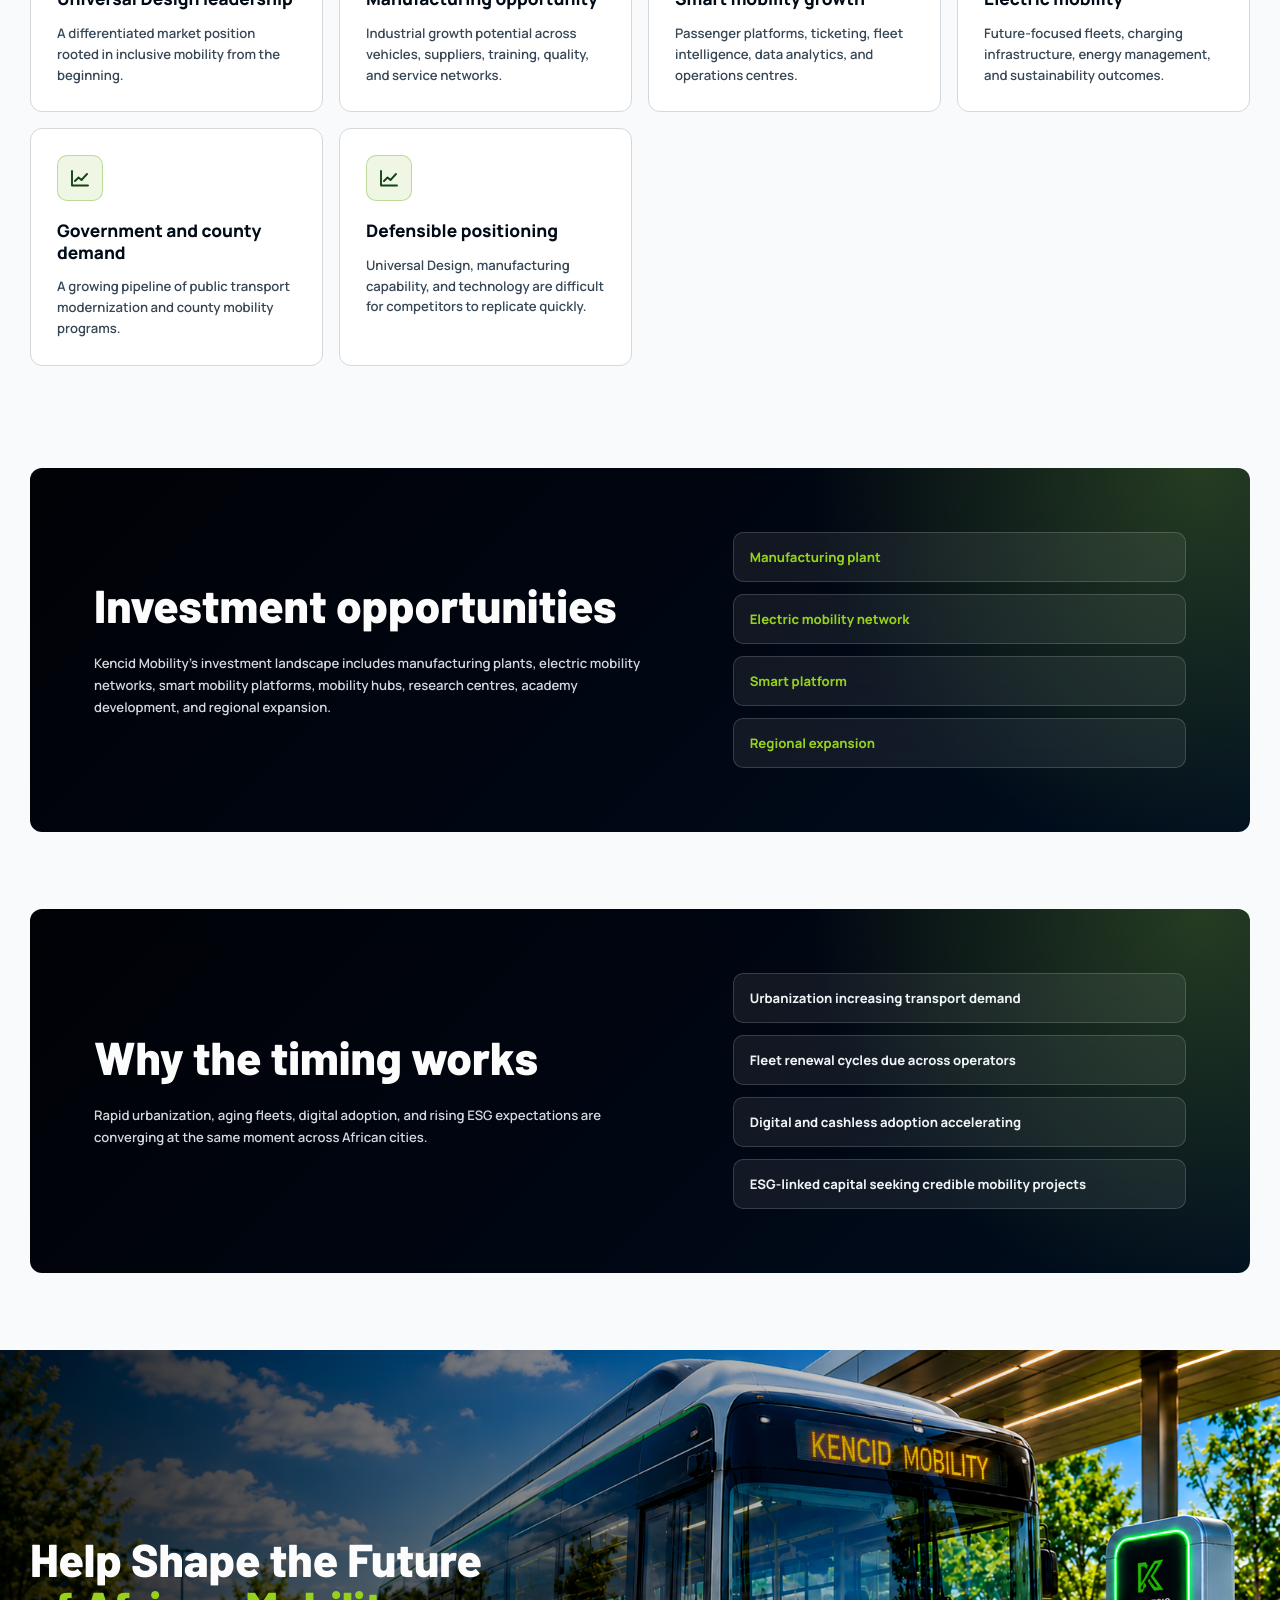
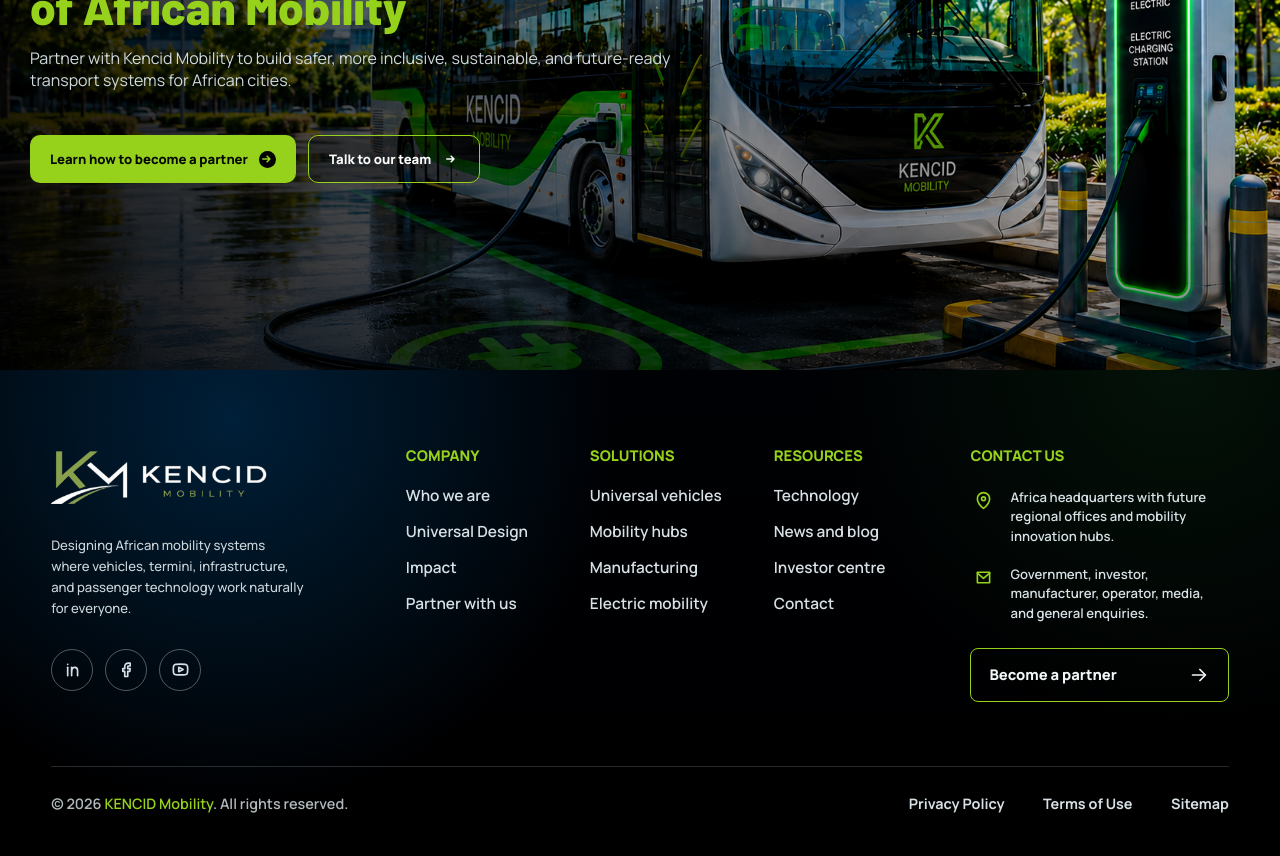
<file: investors.html>
<!doctype html>
<html lang="en">
  <head>
    <meta charset="utf-8">
    <meta name="viewport" content="width=device-width, initial-scale=1">
    <title>Investors | Kencid Mobility</title>
    <meta name="description" content="Investor centre for Kencid Mobility's Universal Design, manufacturing, smart mobility, and electric mobility opportunities.">
    <link rel="preconnect" href="https://fonts.googleapis.com">
    <link rel="preconnect" href="https://fonts.gstatic.com" crossorigin>
    <link href="https://fonts.googleapis.com/css2?family=Barlow:wght@500;600;700&family=Manrope:wght@400;500;600;700;800&display=swap" rel="stylesheet">
    <link rel="stylesheet" href="styles.css">
  </head>
  <body>
    <div data-kencid-page="investors"></div>
    <script src="site-pages.js"></script>
    <script src="script.js"></script>
  </body>
</html>
</file>
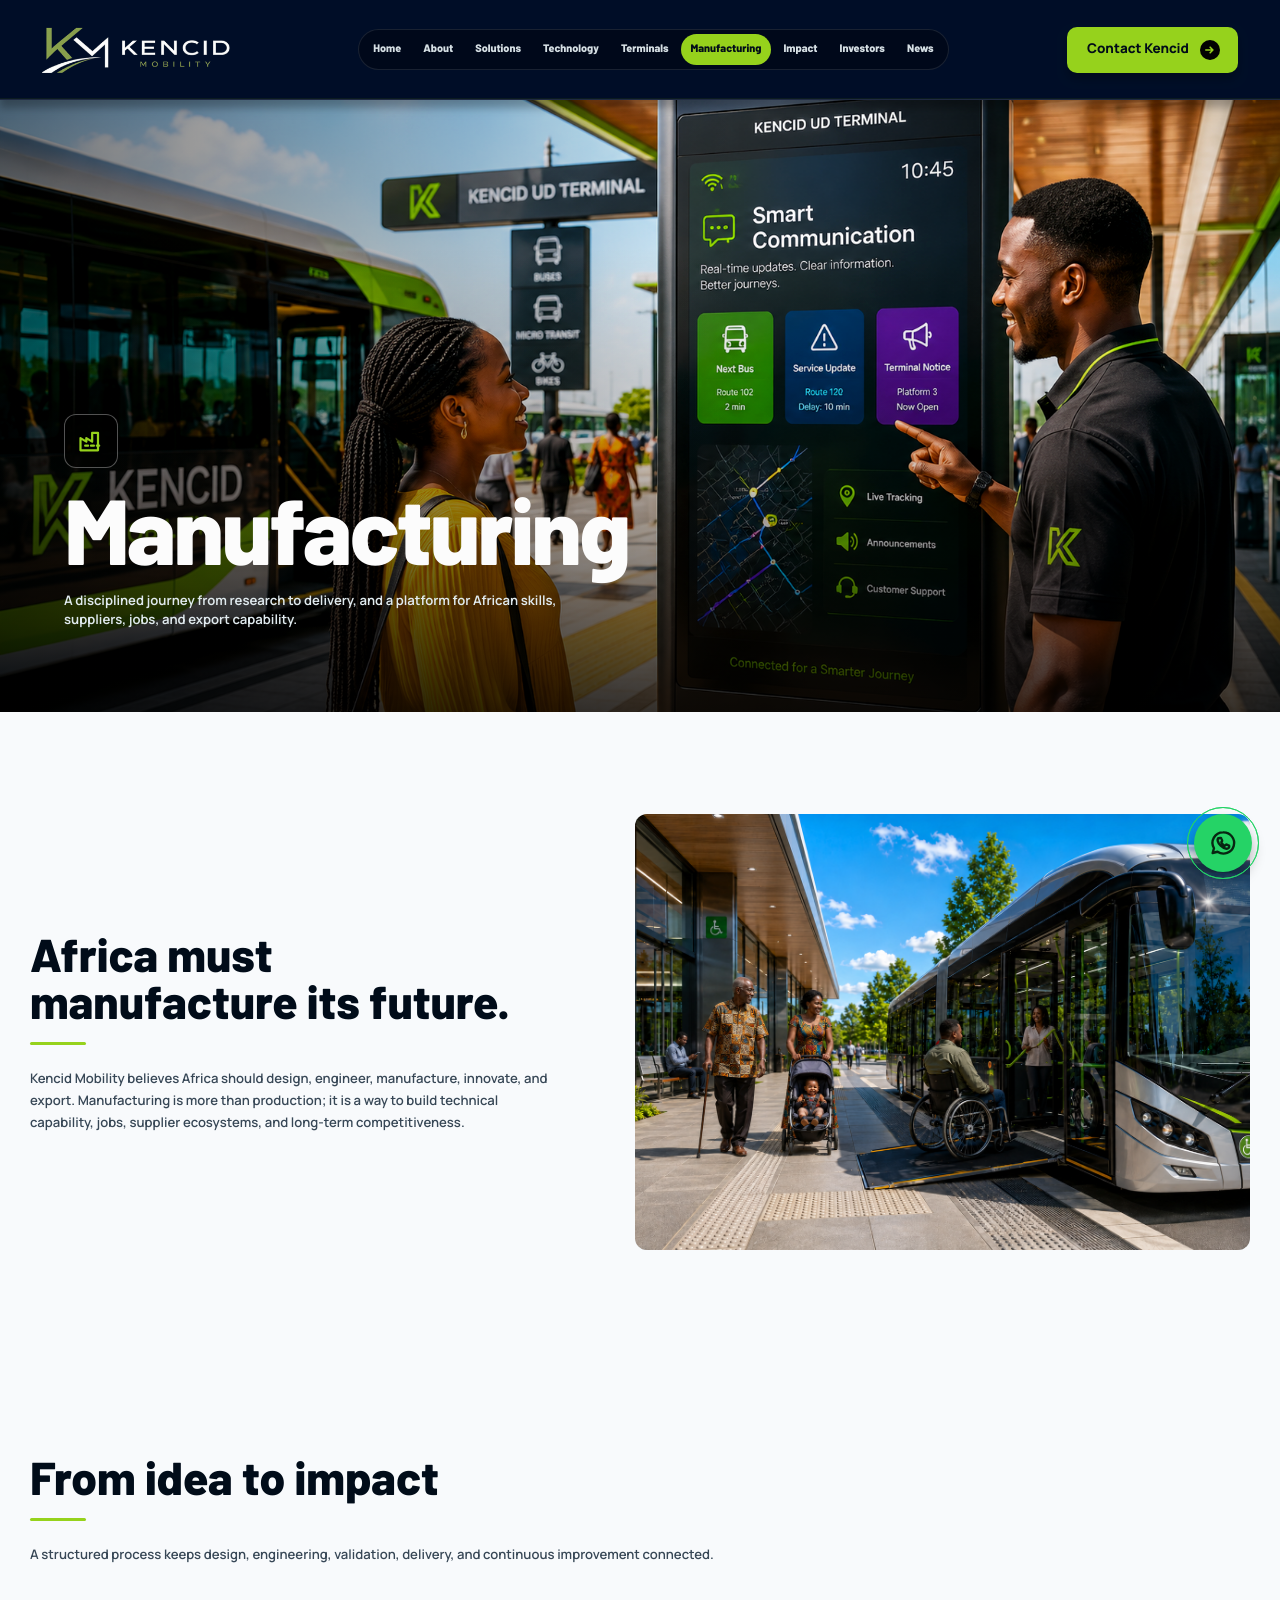
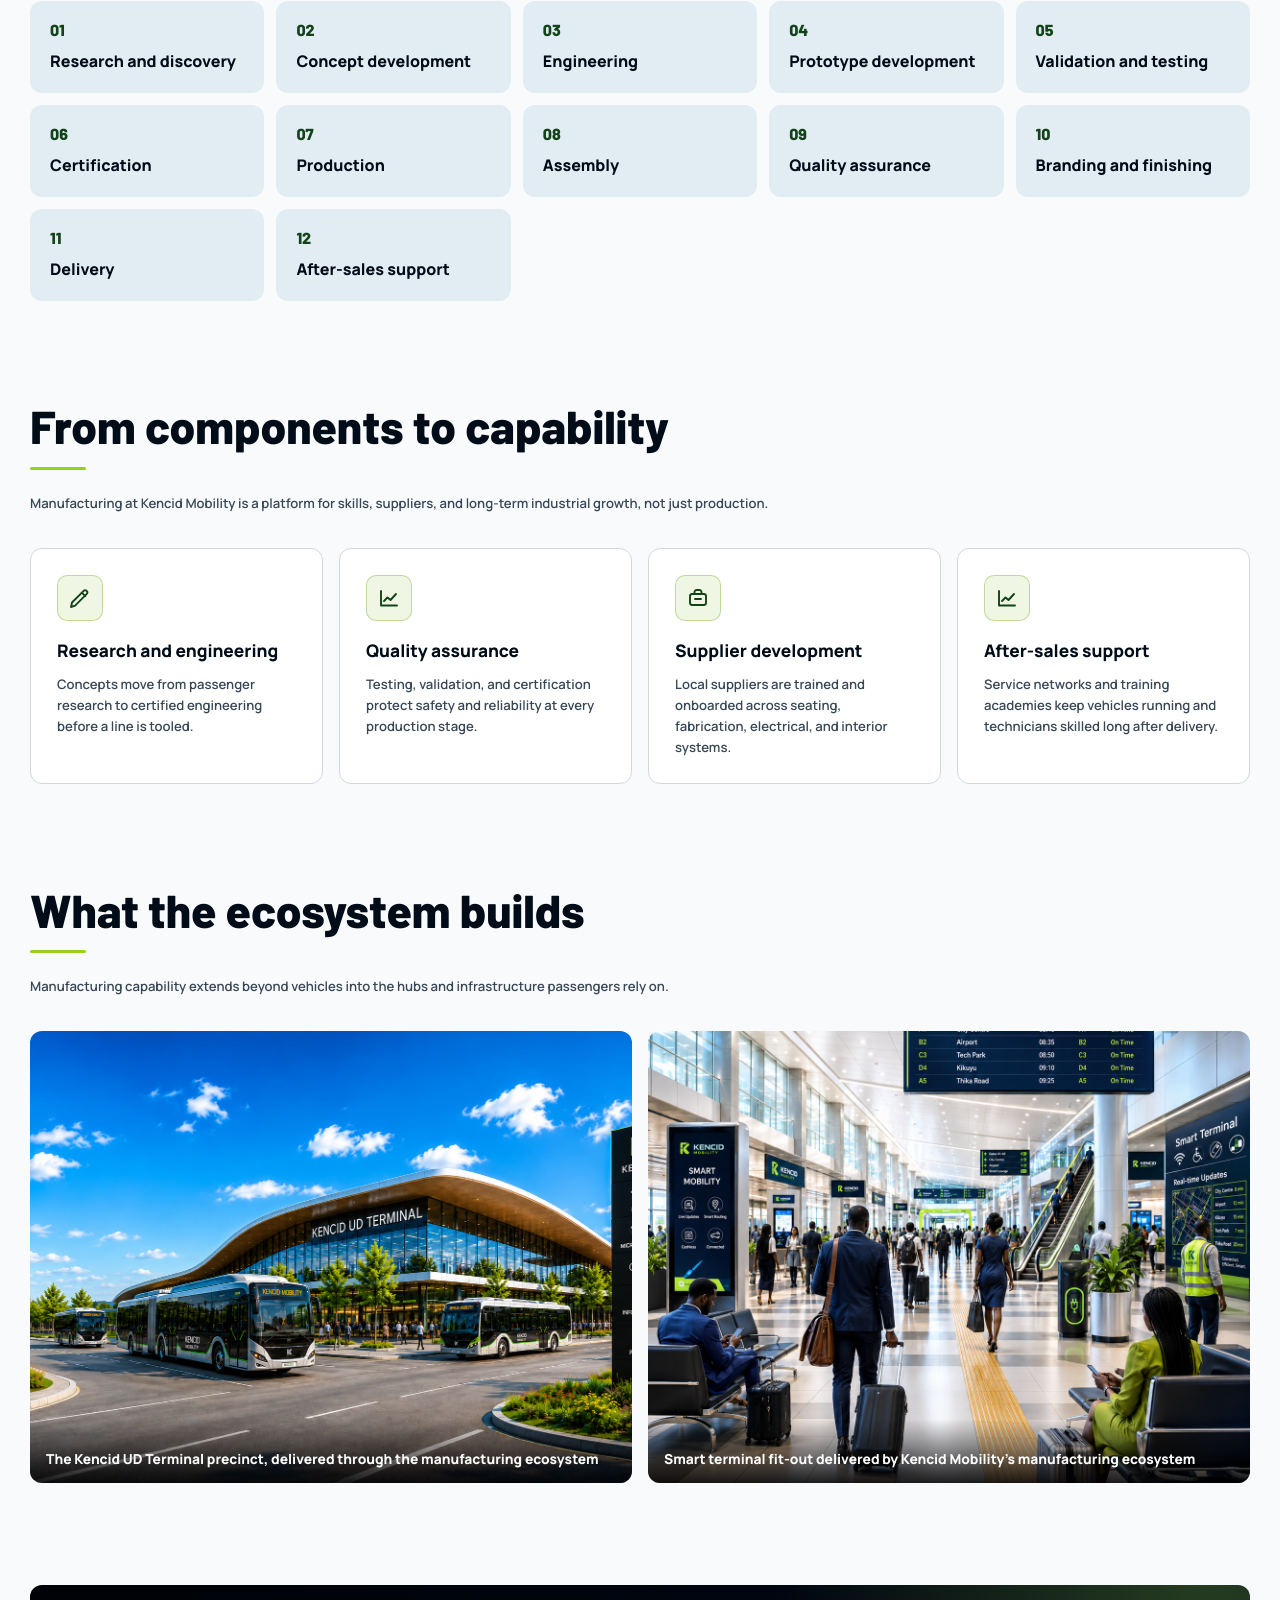
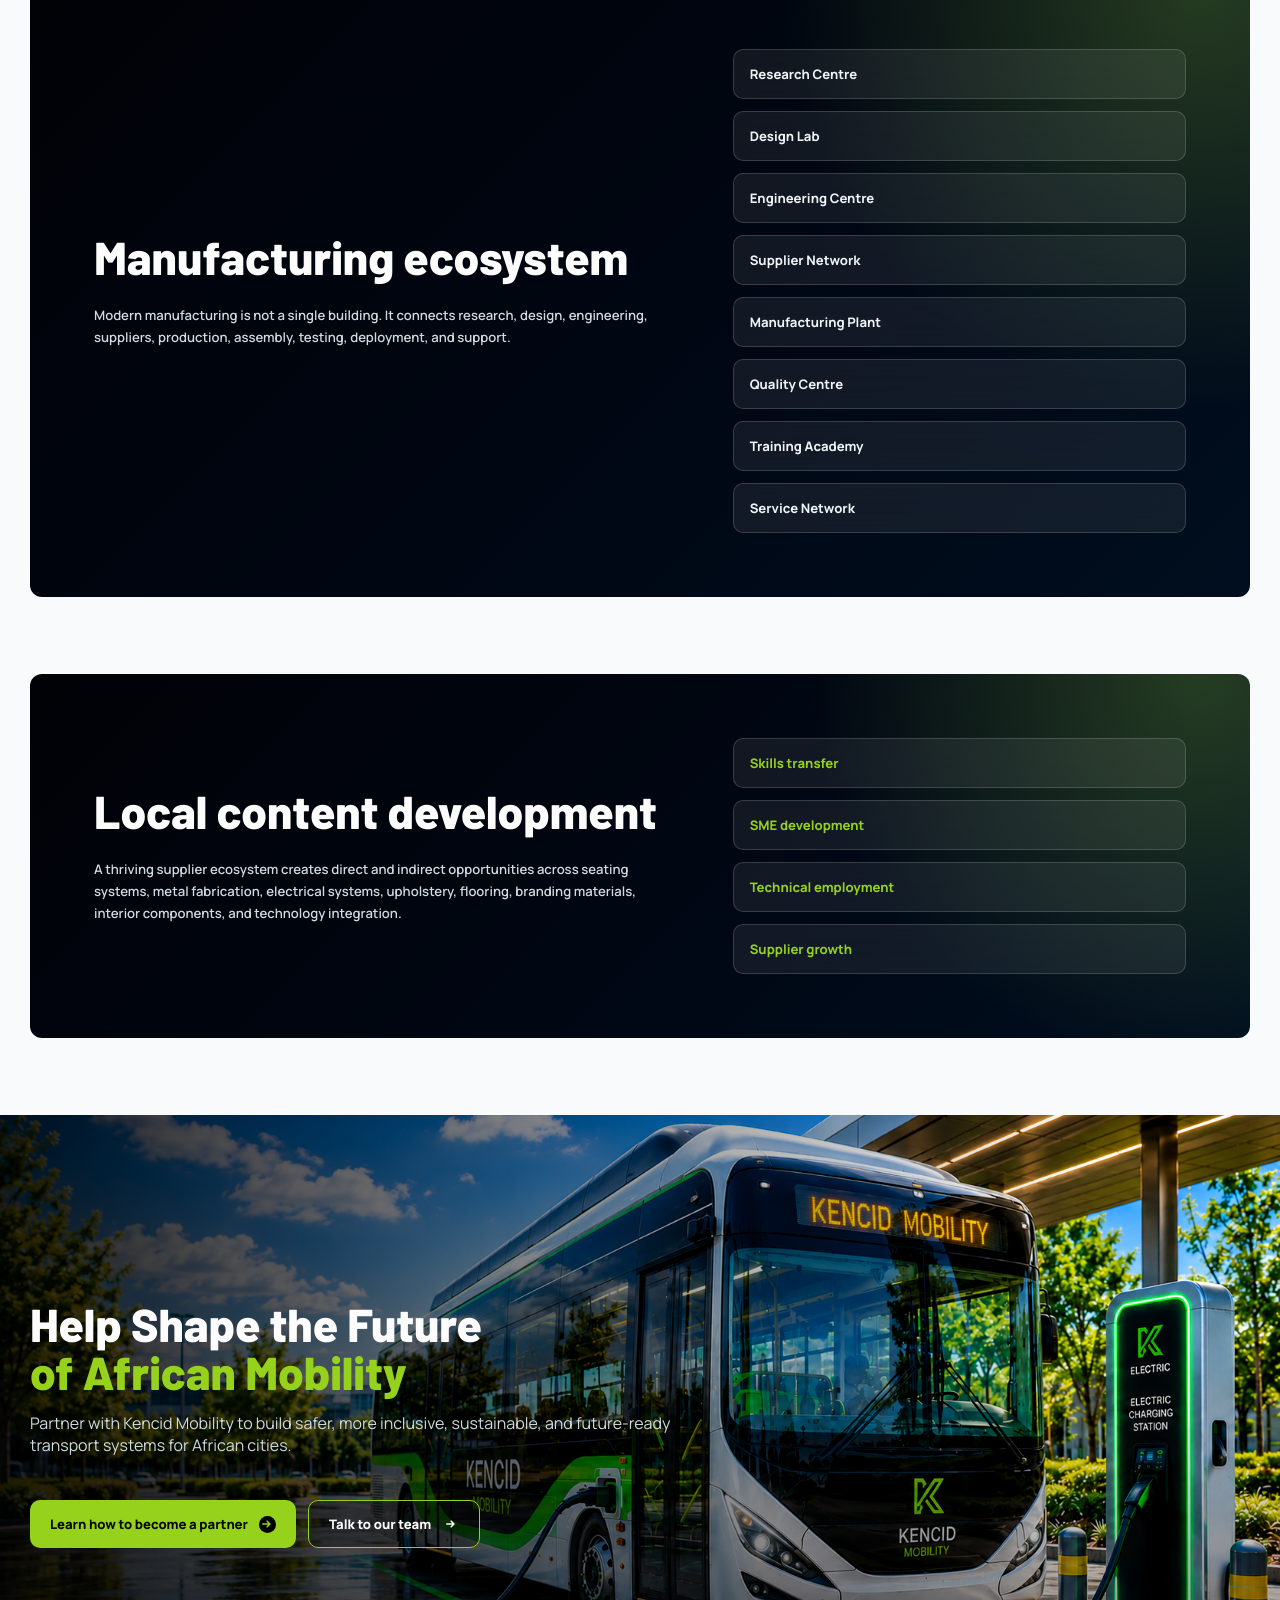
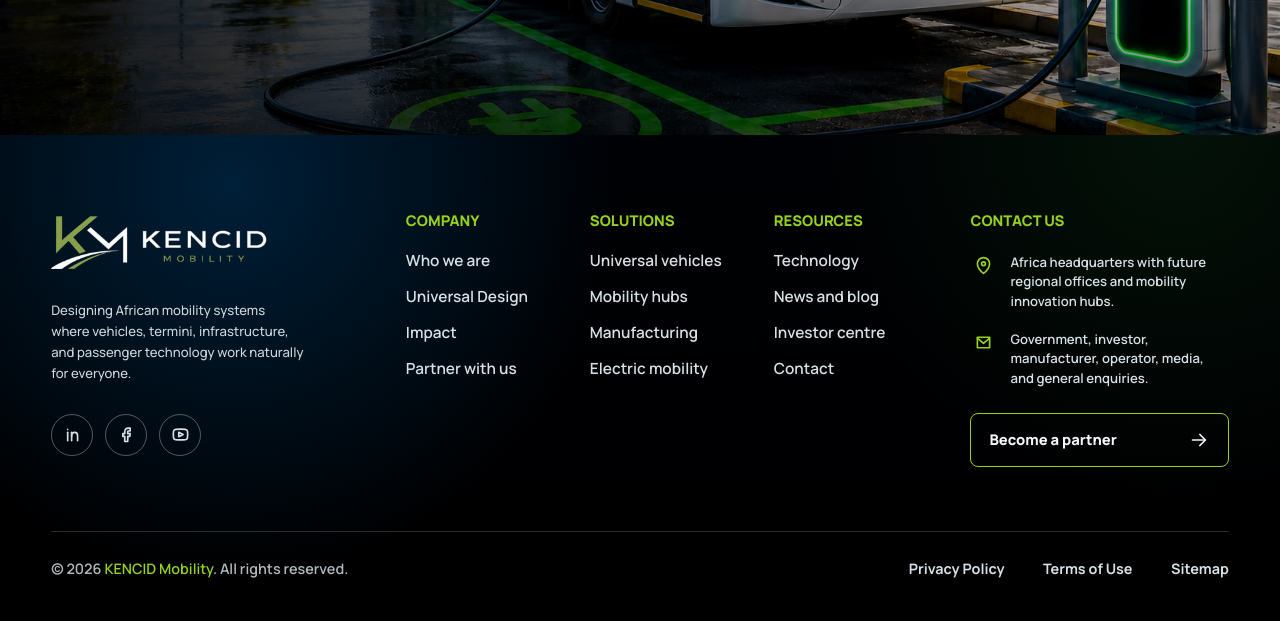
<file: manufacturing.html>
<!doctype html>
<html lang="en">
  <head>
    <meta charset="utf-8">
    <meta name="viewport" content="width=device-width, initial-scale=1">
    <title>Manufacturing | Kencid Mobility</title>
    <meta name="description" content="Kencid Mobility manufacturing vision, process, ecosystem, and local content development strategy.">
    <link rel="preconnect" href="https://fonts.googleapis.com">
    <link rel="preconnect" href="https://fonts.gstatic.com" crossorigin>
    <link href="https://fonts.googleapis.com/css2?family=Barlow:wght@500;600;700&family=Manrope:wght@400;500;600;700;800&display=swap" rel="stylesheet">
    <link rel="stylesheet" href="styles.css">
  </head>
  <body>
    <div data-kencid-page="manufacturing"></div>
    <script src="site-pages.js"></script>
    <script src="script.js"></script>
  </body>
</html>
</file>
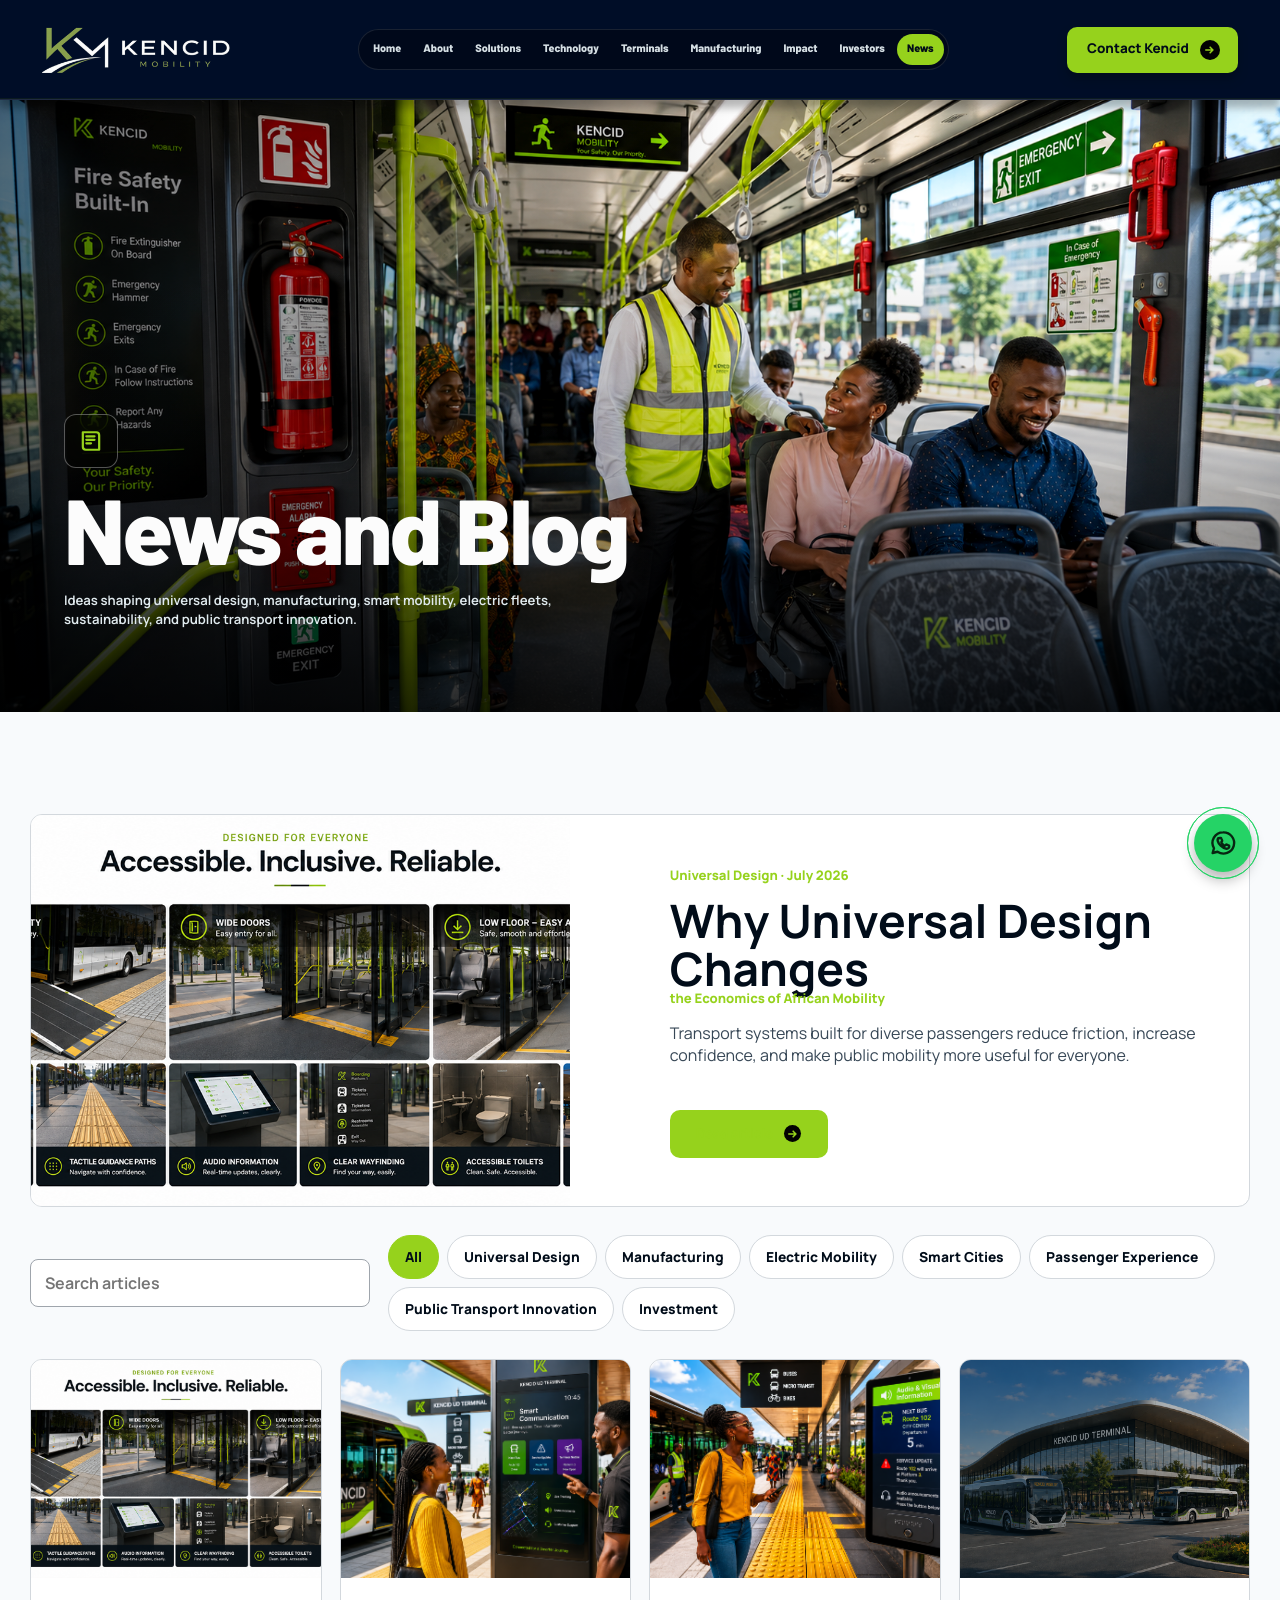
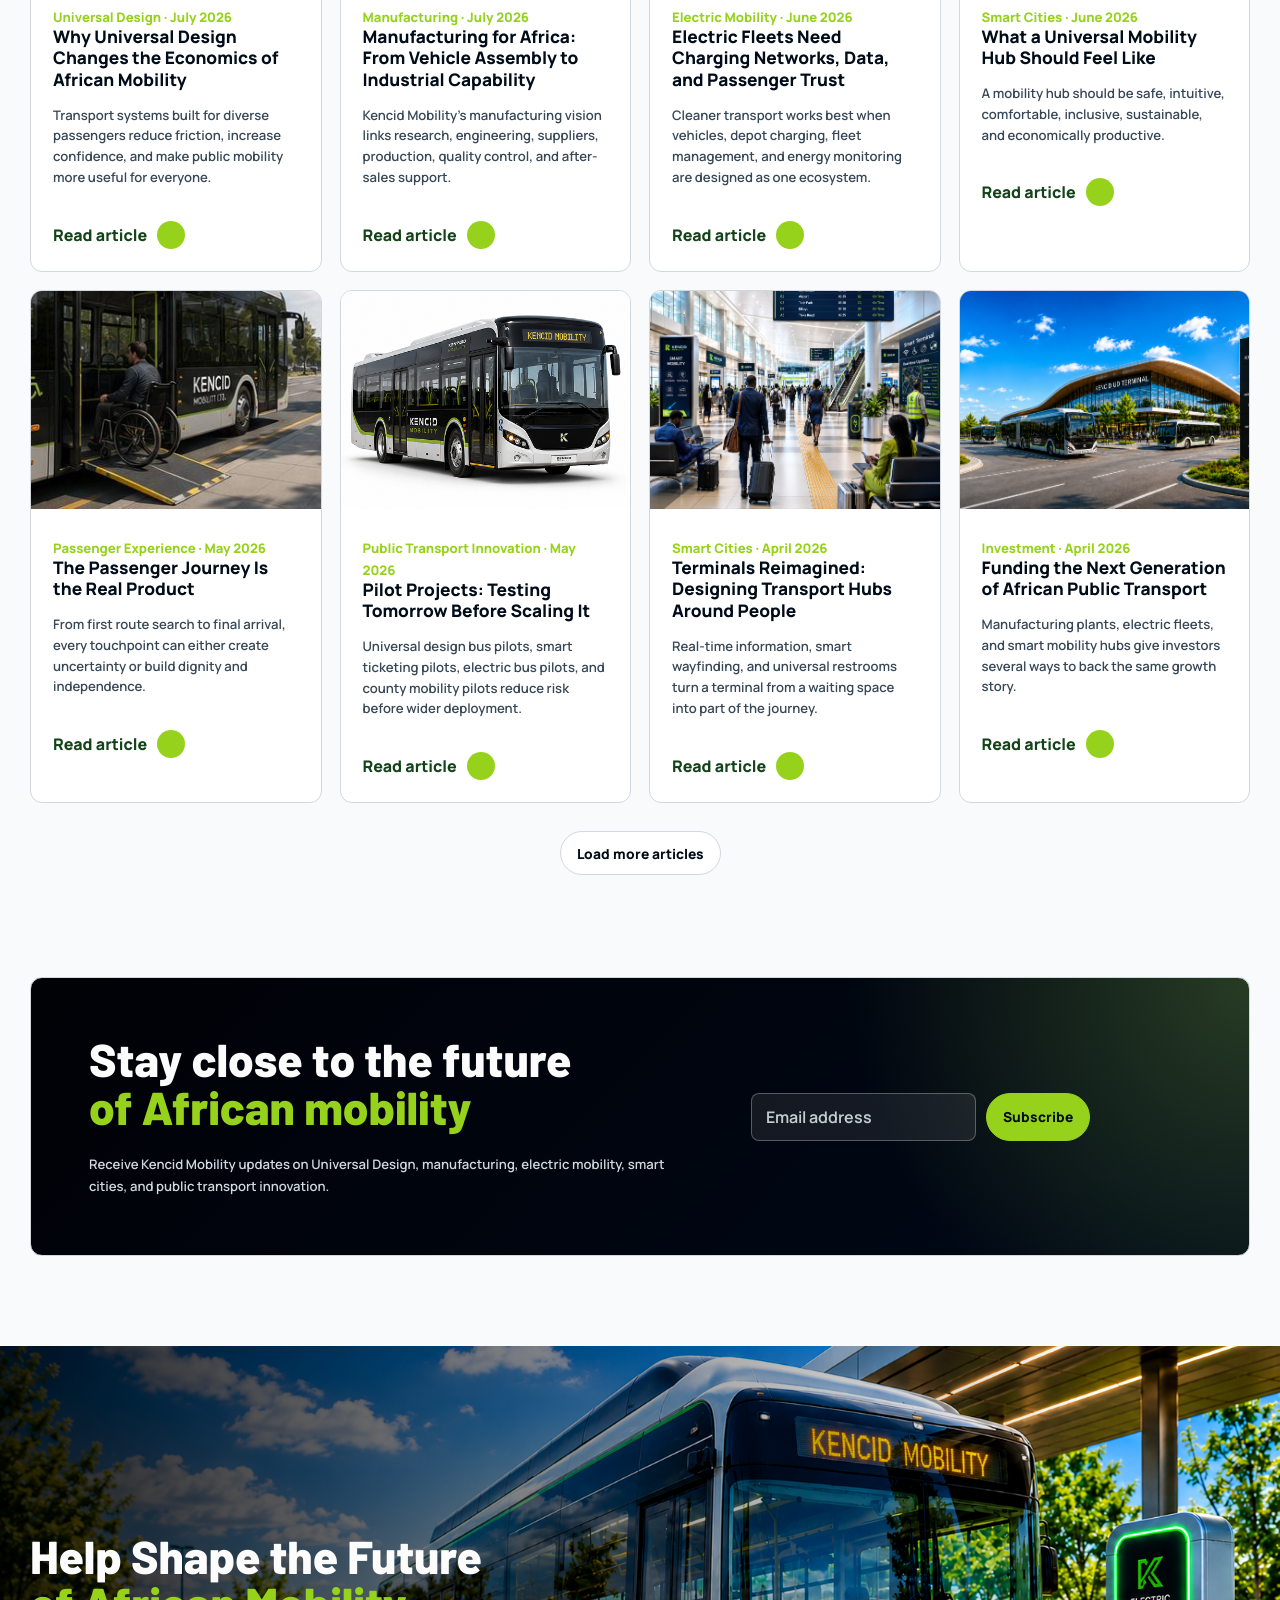
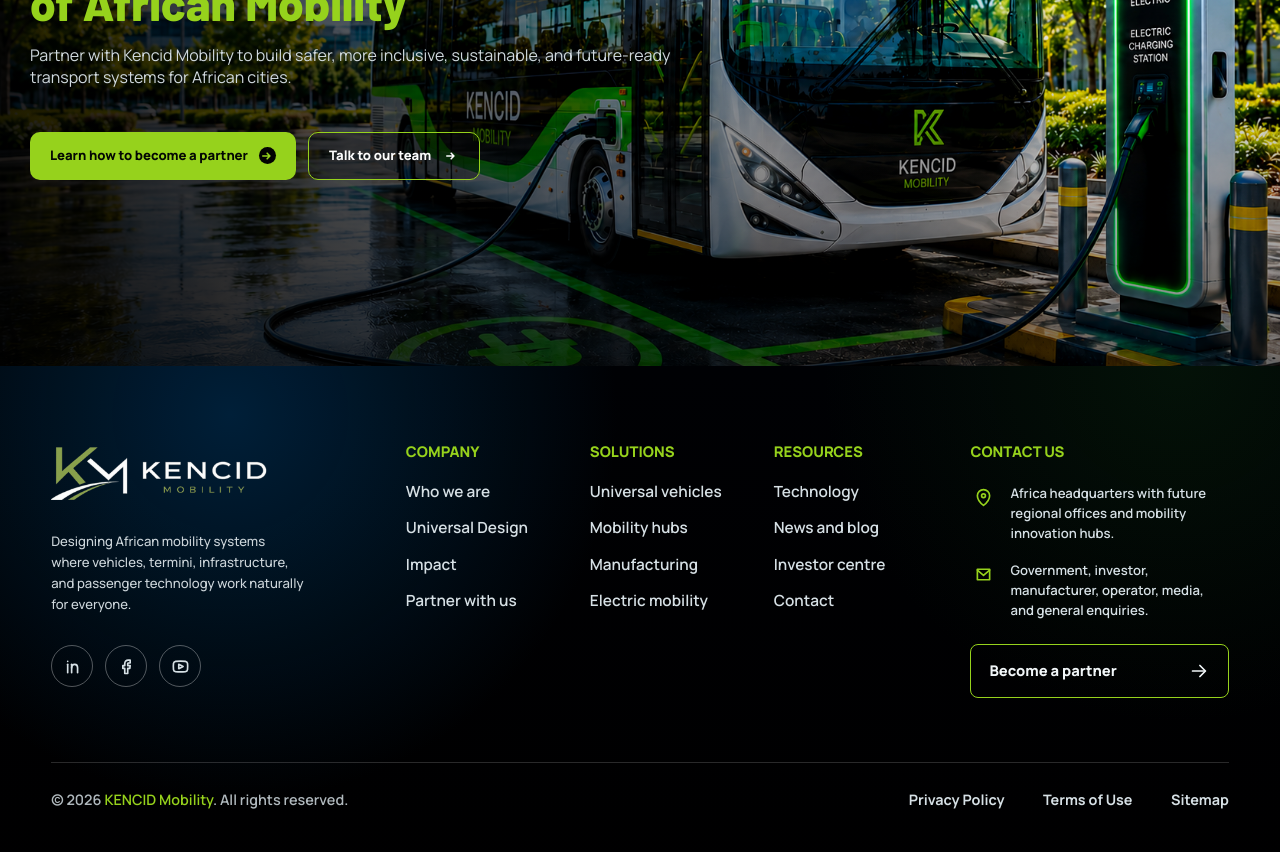
<file: news.html>
<!doctype html>
<html lang="en">
  <head>
    <meta charset="utf-8">
    <meta name="viewport" content="width=device-width, initial-scale=1">
    <title>News and Blog | Kencid Mobility</title>
    <meta name="description" content="News and insights from Kencid Mobility on Universal Design, manufacturing, electric mobility, smart cities, and African transport innovation.">
    <link rel="preconnect" href="https://fonts.googleapis.com">
    <link rel="preconnect" href="https://fonts.gstatic.com" crossorigin>
    <link href="https://fonts.googleapis.com/css2?family=Barlow:wght@500;600;700&family=Manrope:wght@400;500;600;700;800&display=swap" rel="stylesheet">
    <link rel="stylesheet" href="styles.css">
  </head>
  <body>
    <div data-kencid-page="news"></div>
    <script src="site-pages.js"></script>
    <script src="script.js"></script>
  </body>
</html>
</file>
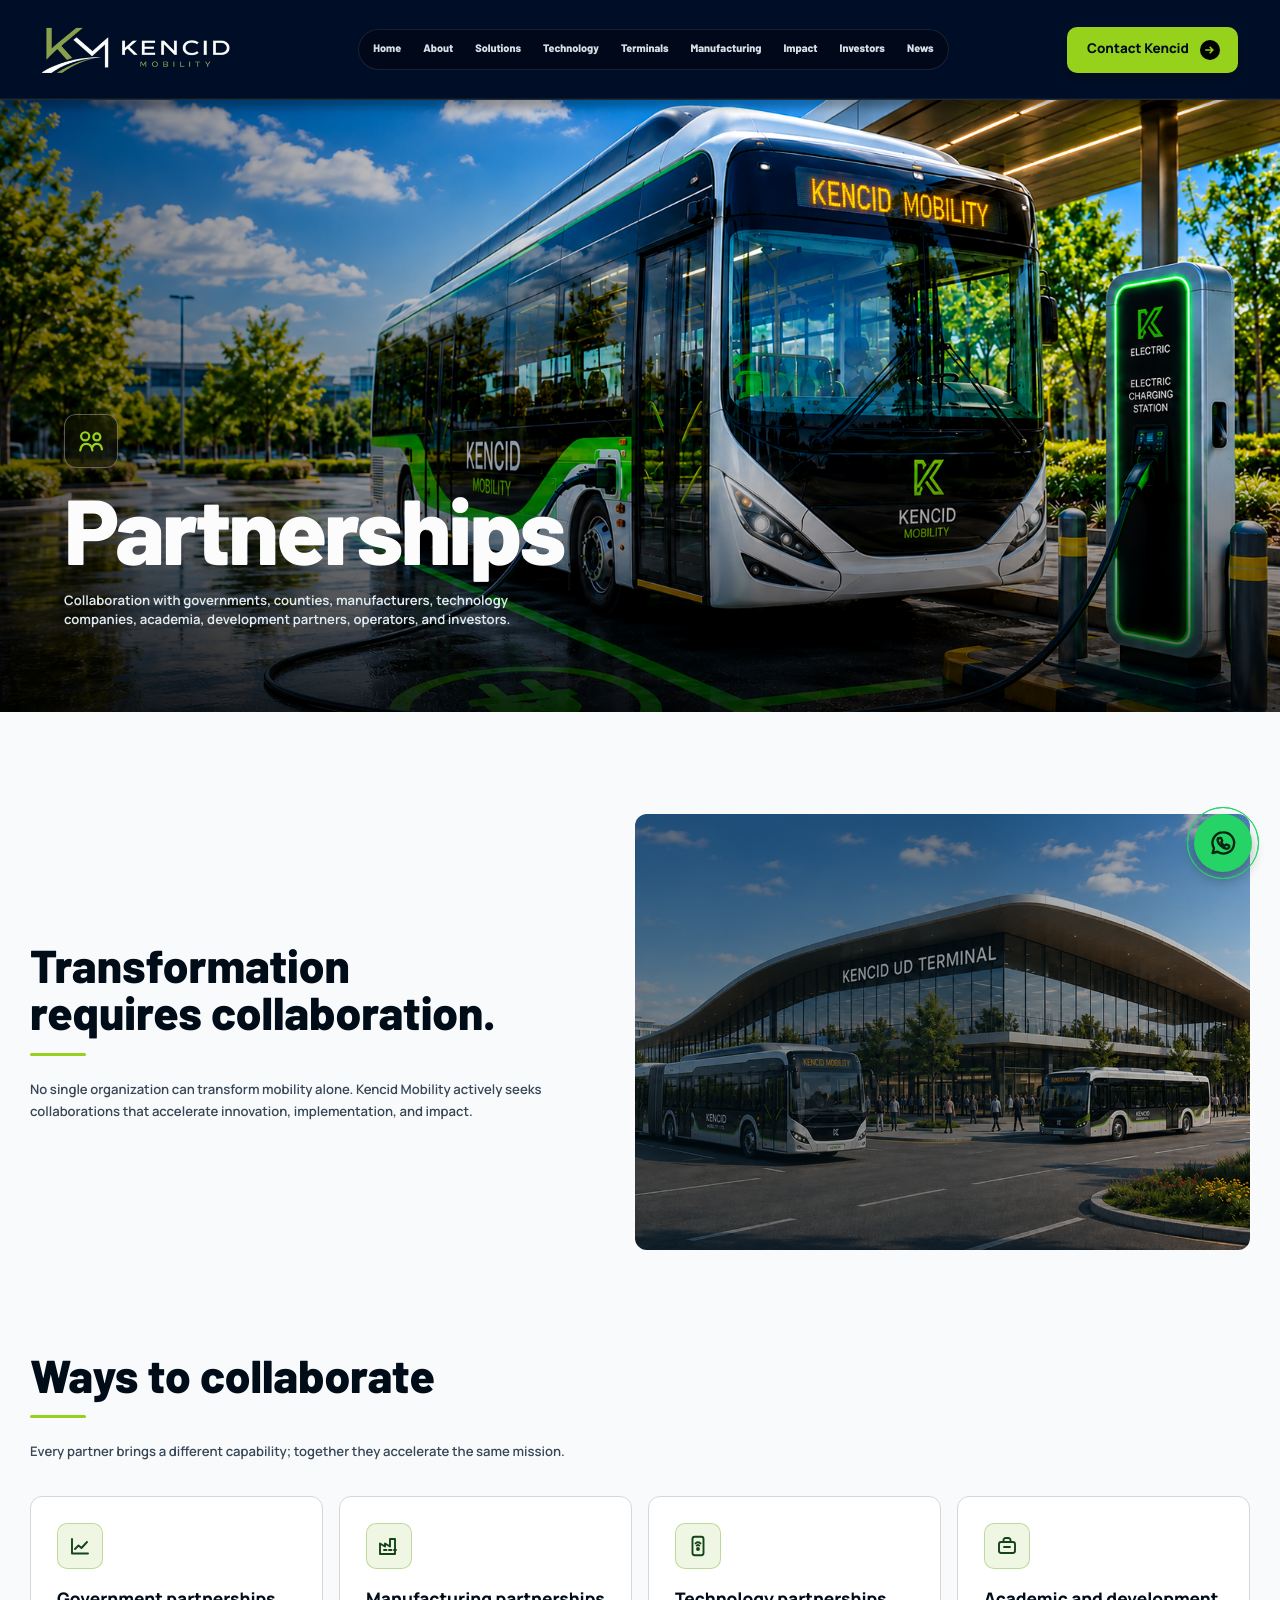
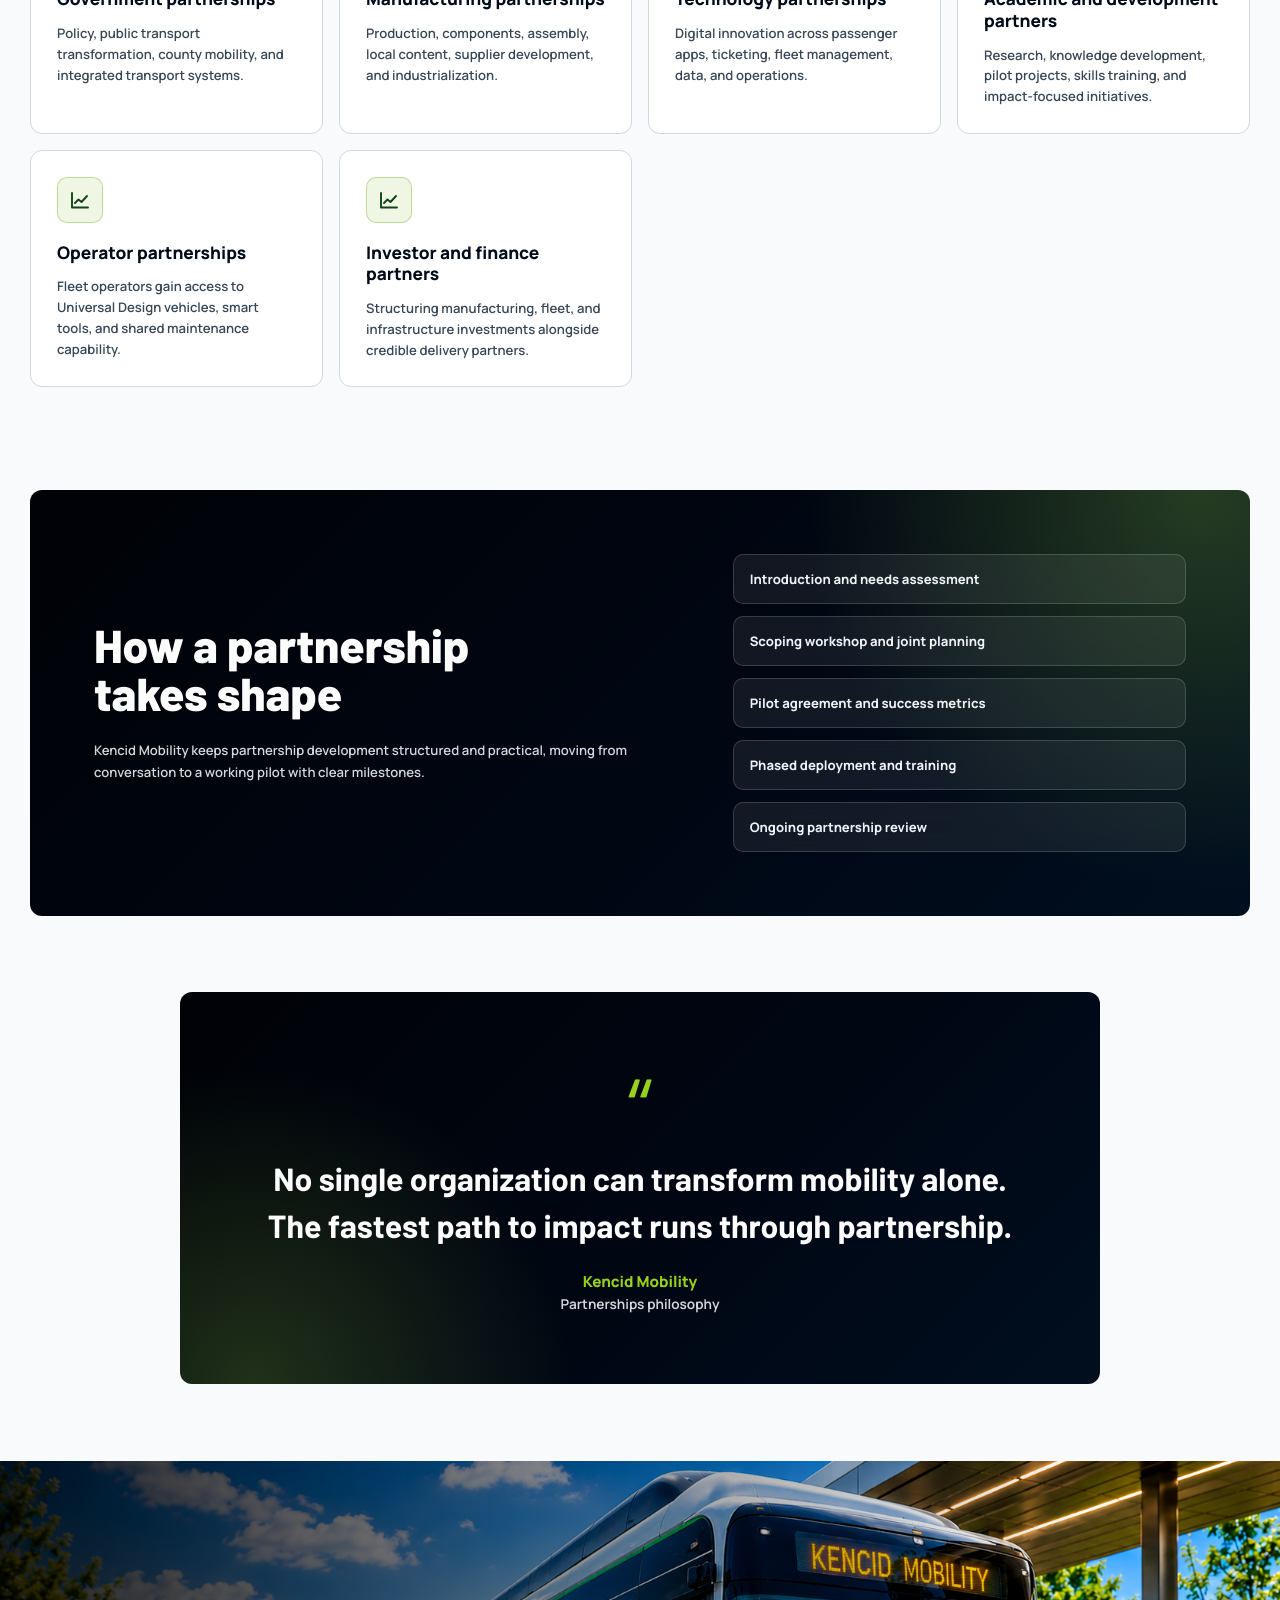
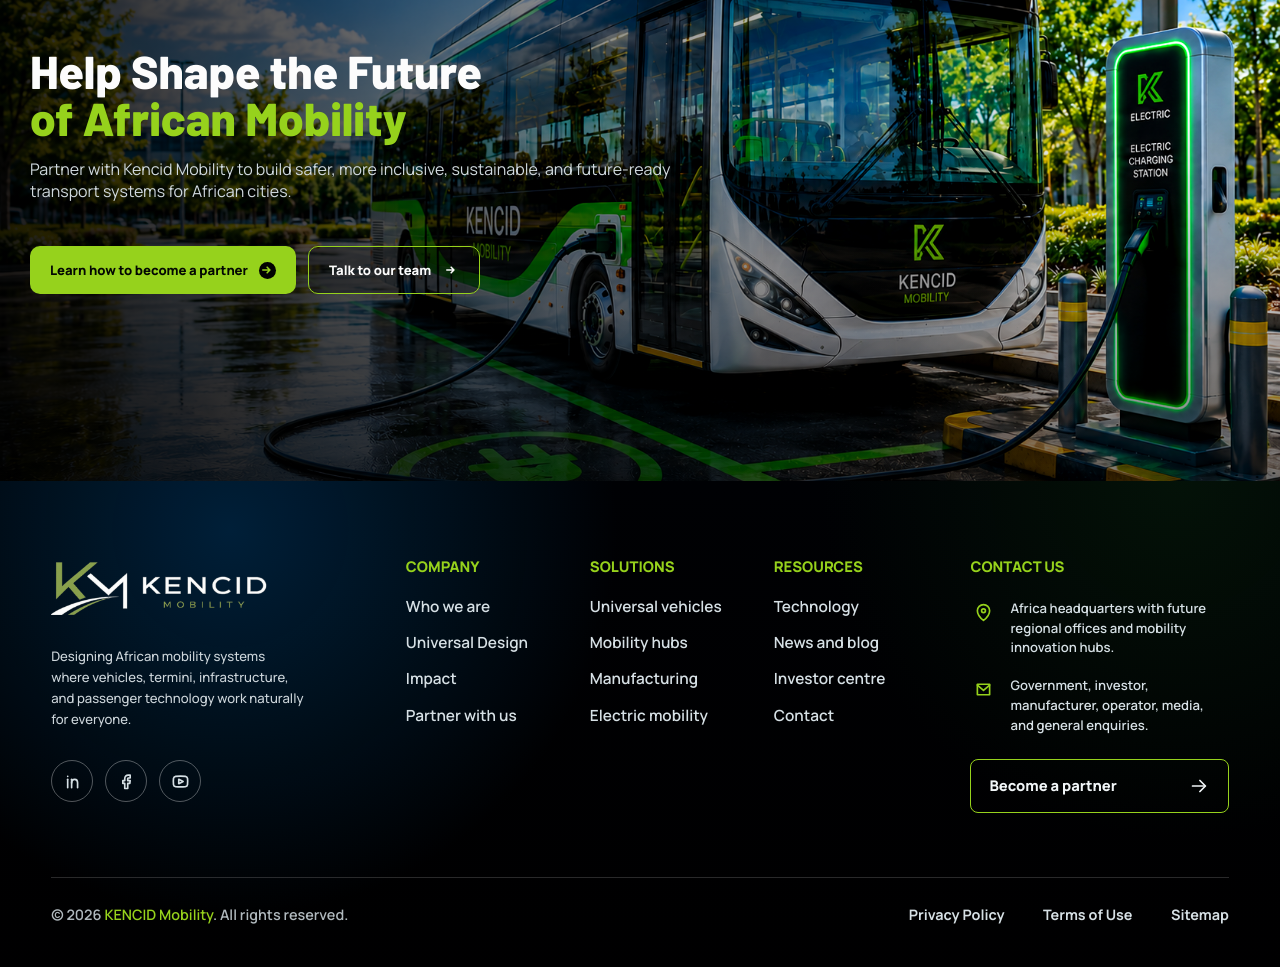
<file: partnerships.html>
<!doctype html>
<html lang="en">
  <head>
    <meta charset="utf-8">
    <meta name="viewport" content="width=device-width, initial-scale=1">
    <title>Partnerships | Kencid Mobility</title>
    <meta name="description" content="Partnership opportunities with Kencid Mobility across government, manufacturing, technology, academic, financial, and development partners.">
    <link rel="preconnect" href="https://fonts.googleapis.com">
    <link rel="preconnect" href="https://fonts.gstatic.com" crossorigin>
    <link href="https://fonts.googleapis.com/css2?family=Barlow:wght@500;600;700&family=Manrope:wght@400;500;600;700;800&display=swap" rel="stylesheet">
    <link rel="stylesheet" href="styles.css">
  </head>
  <body>
    <div data-kencid-page="partnerships"></div>
    <script src="site-pages.js"></script>
    <script src="script.js"></script>
  </body>
</html>
</file>
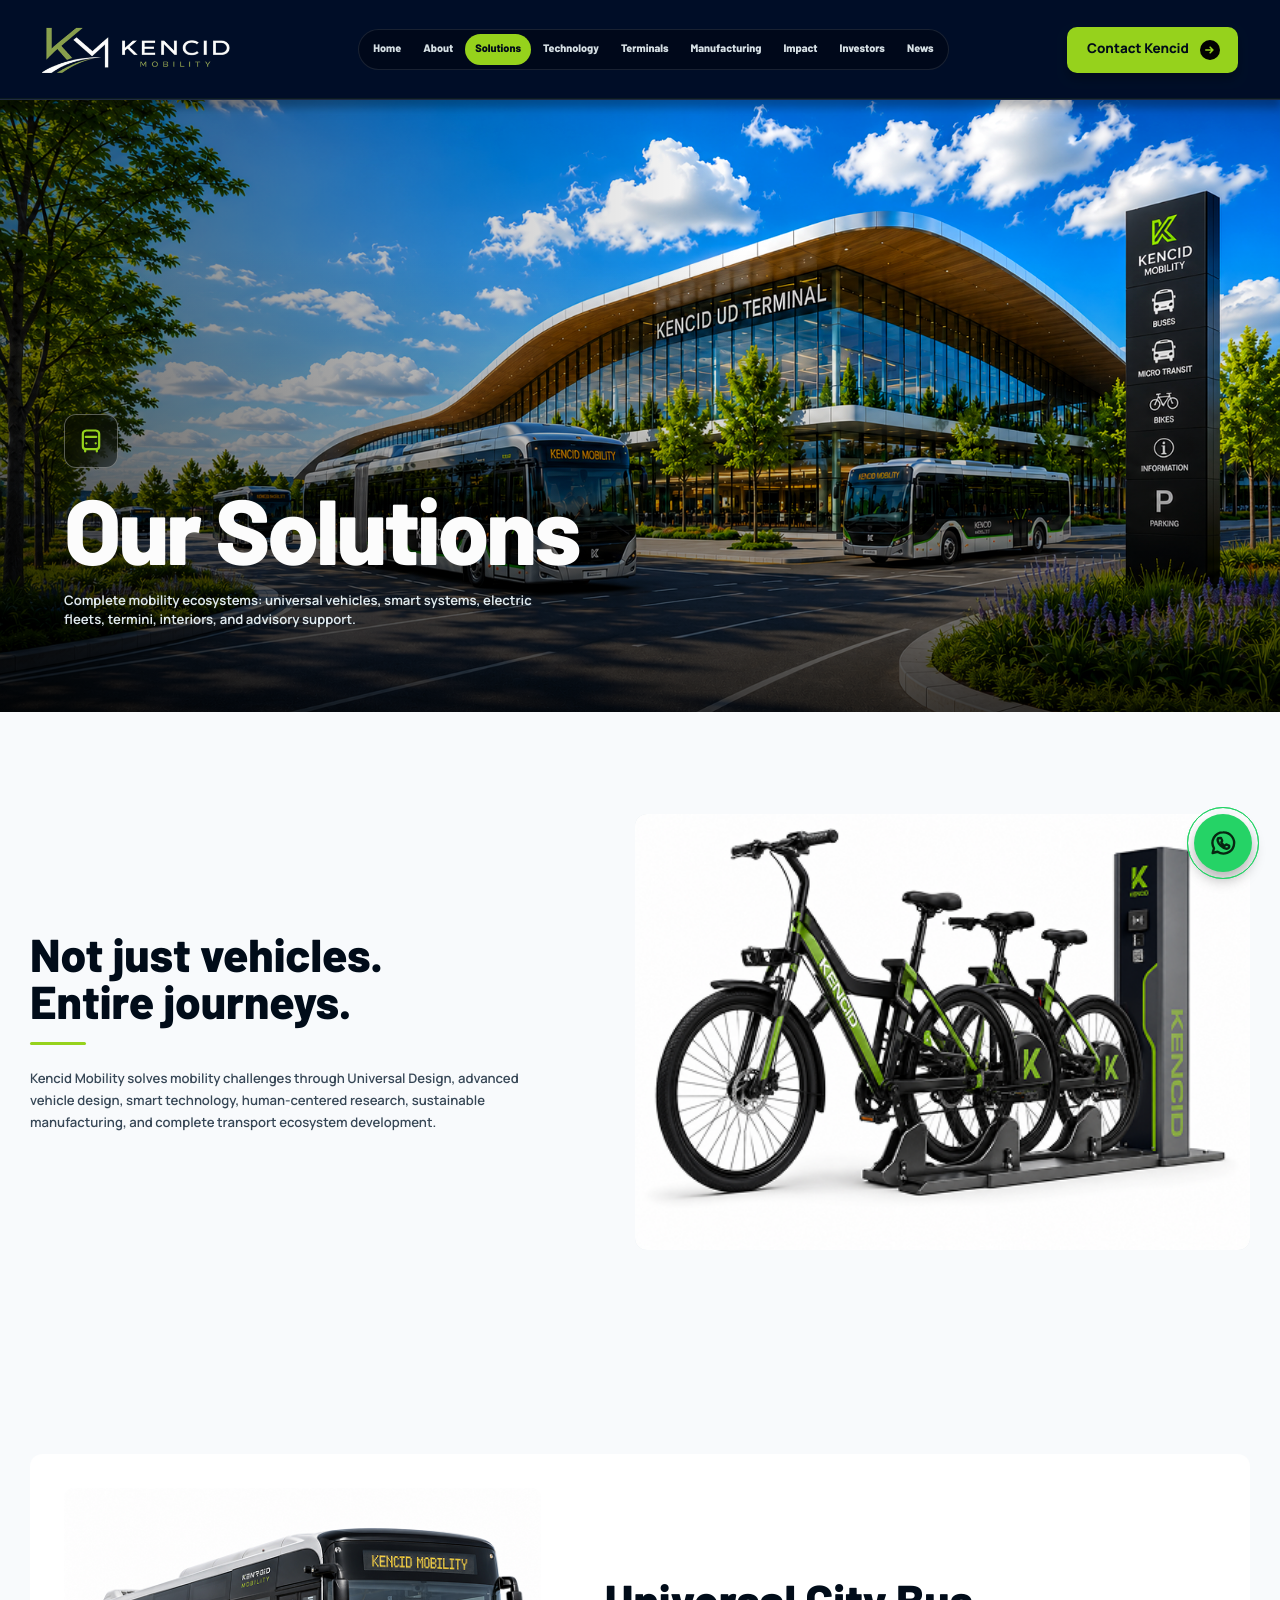
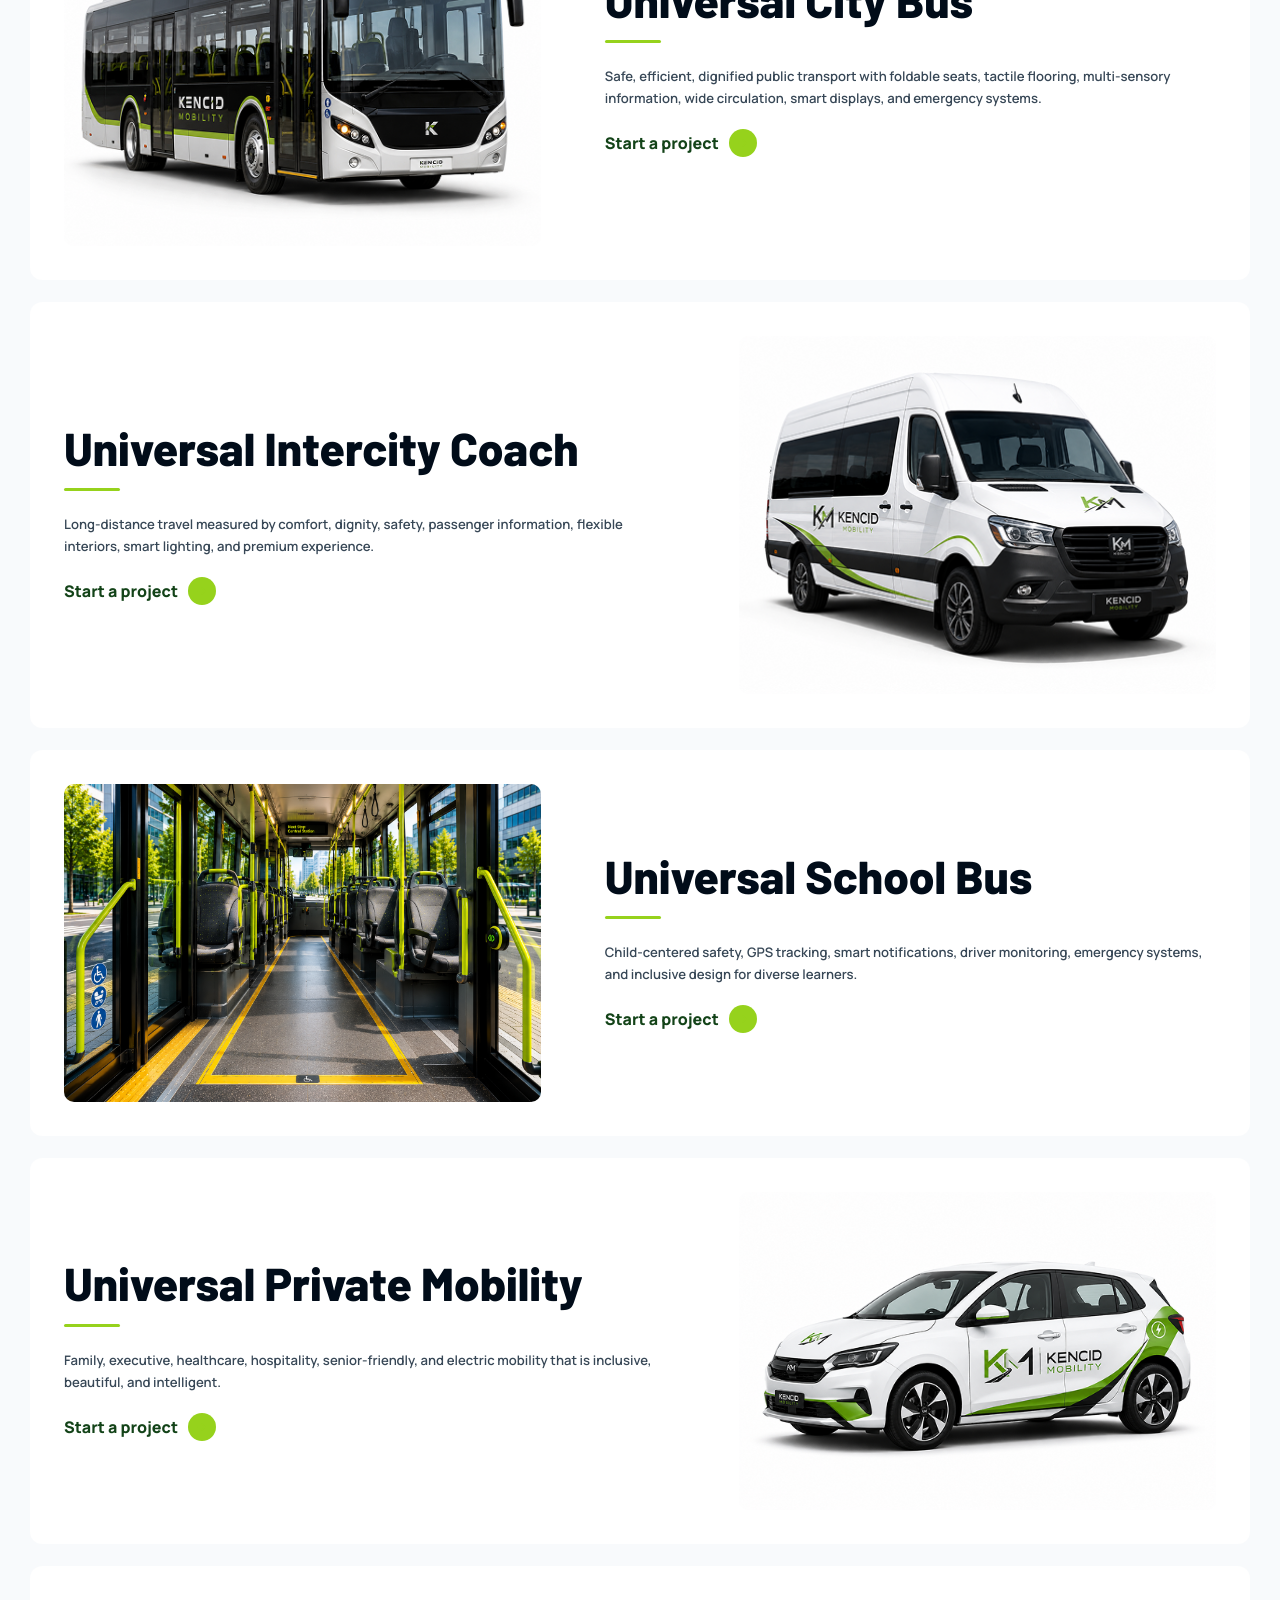
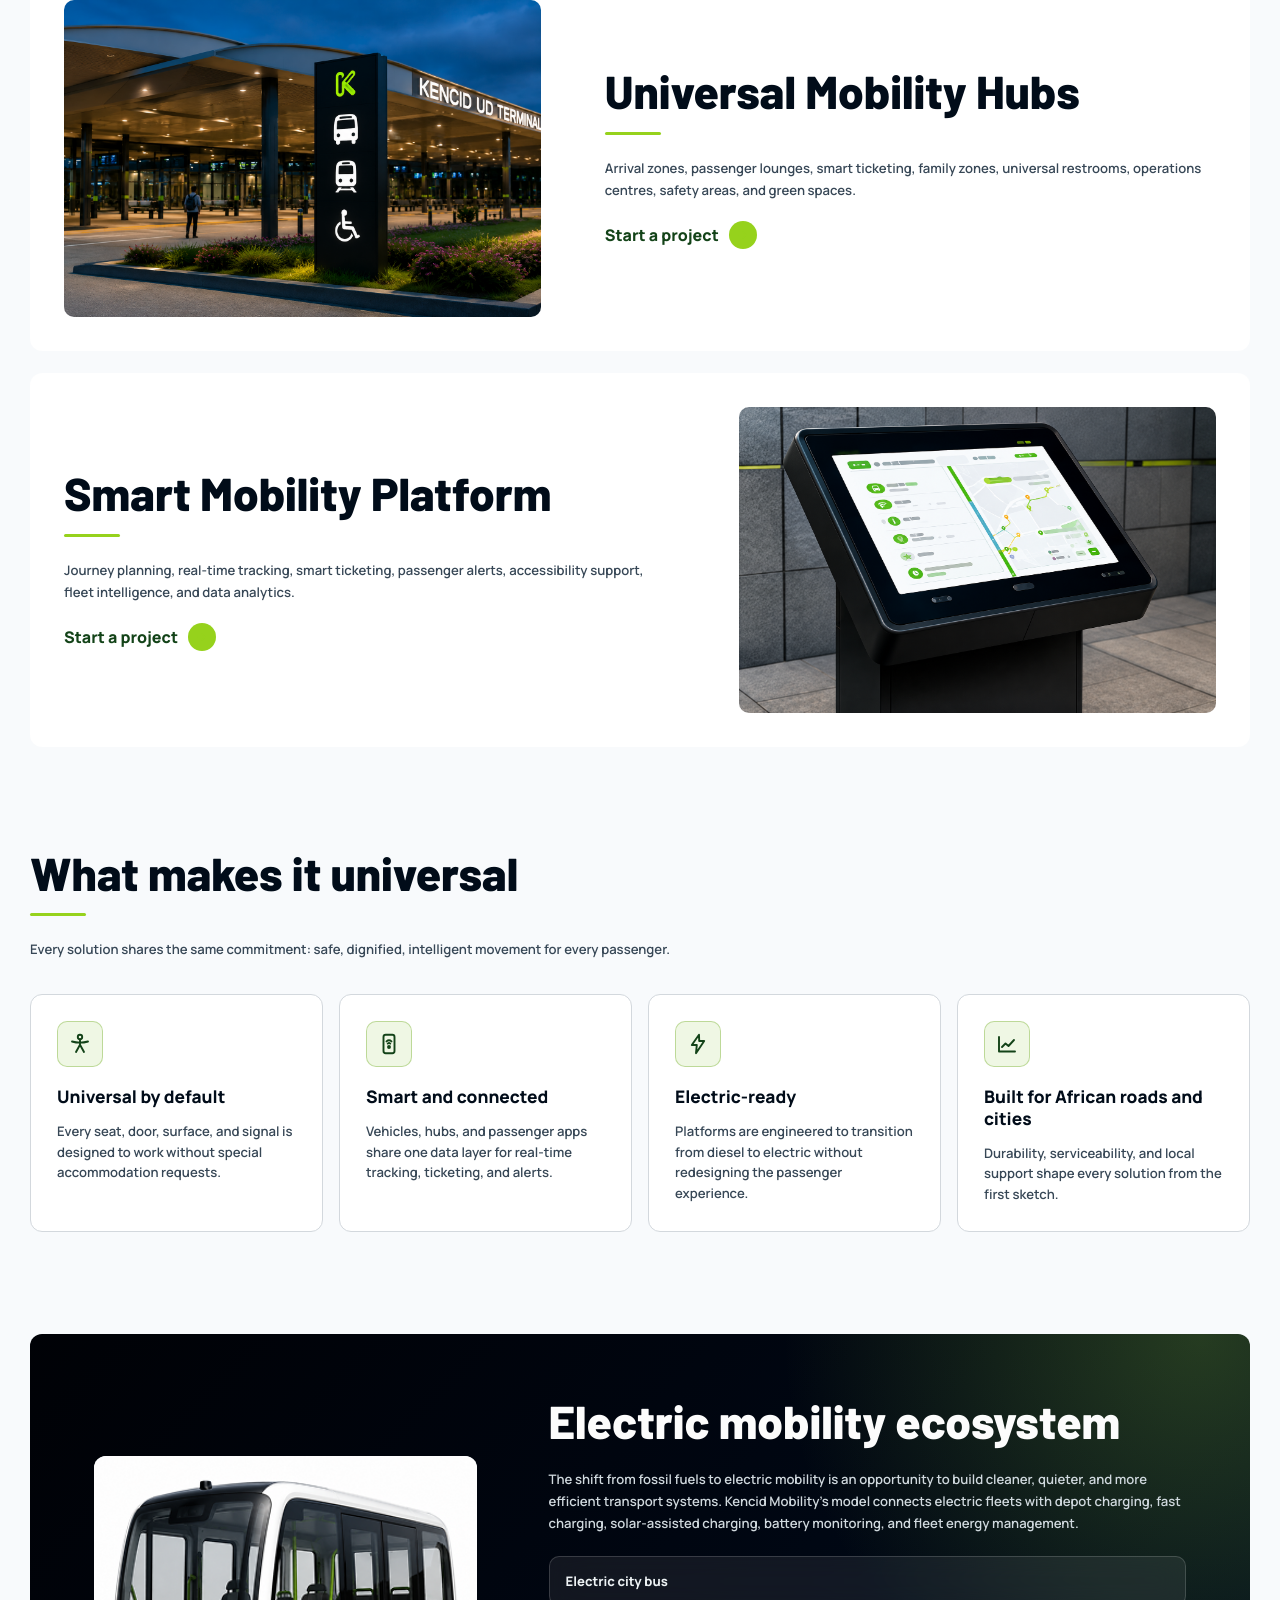
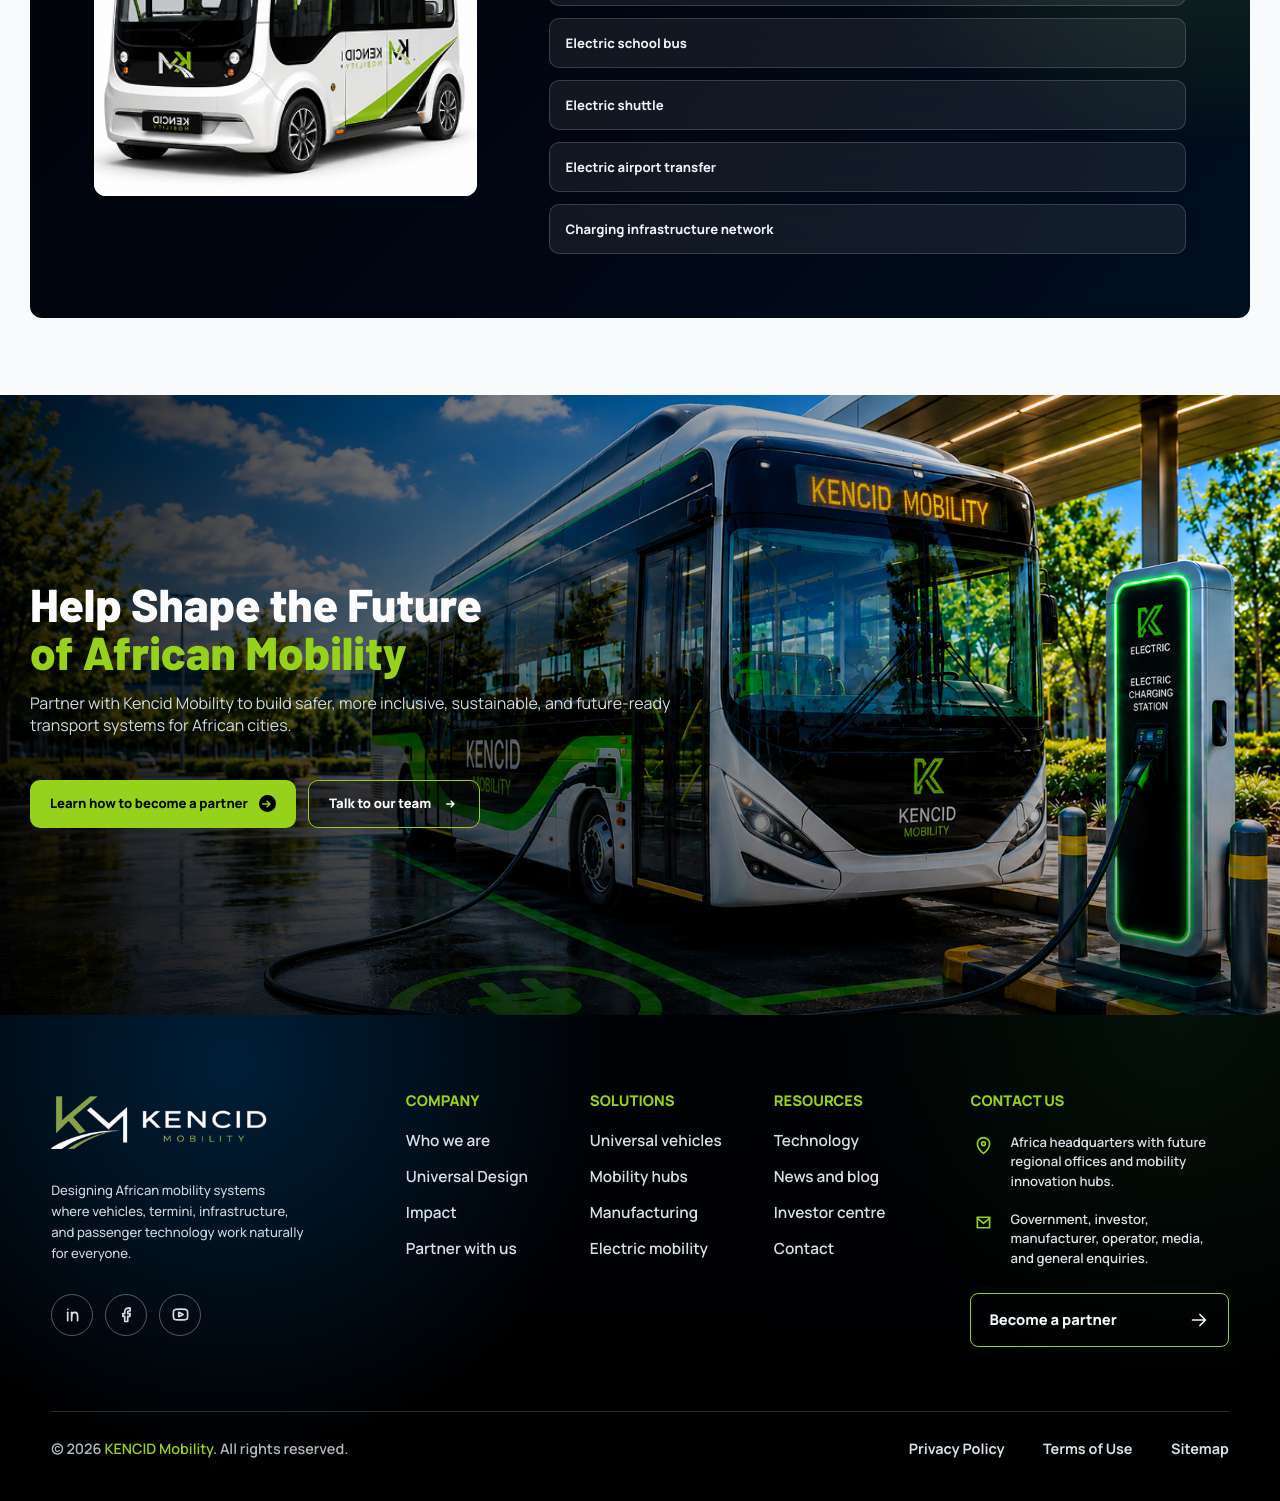
<file: solutions.html>
<!doctype html>
<html lang="en">
  <head>
    <meta charset="utf-8">
    <meta name="viewport" content="width=device-width, initial-scale=1">
    <title>Our Solutions | Kencid Mobility</title>
    <meta name="description" content="Explore Kencid Mobility universal vehicles, smart mobility, electric fleets, interiors, and mobility hubs.">
    <link rel="preconnect" href="https://fonts.googleapis.com">
    <link rel="preconnect" href="https://fonts.gstatic.com" crossorigin>
    <link href="https://fonts.googleapis.com/css2?family=Barlow:wght@500;600;700&family=Manrope:wght@400;500;600;700;800&display=swap" rel="stylesheet">
    <link rel="stylesheet" href="styles.css">
  </head>
  <body>
    <div data-kencid-page="solutions"></div>
    <script src="site-pages.js"></script>
    <script src="script.js"></script>
  </body>
</html>
</file>
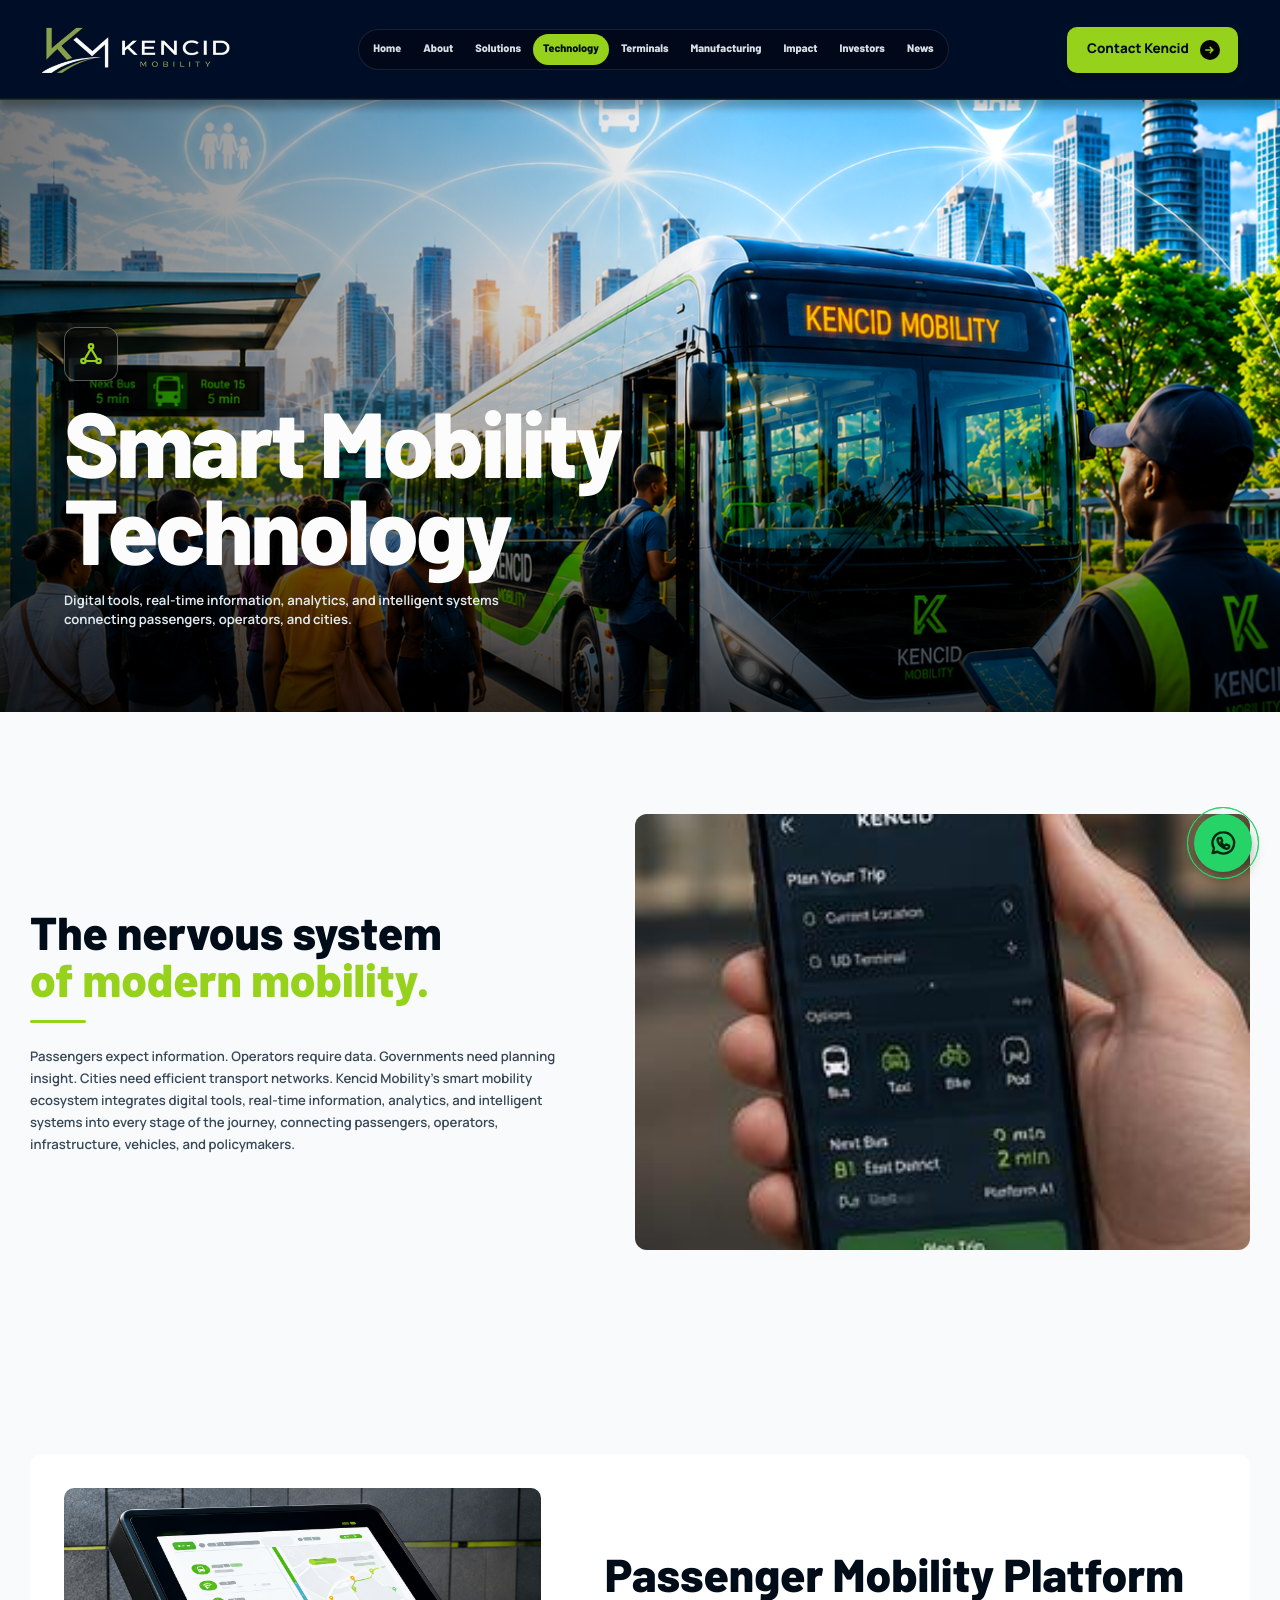
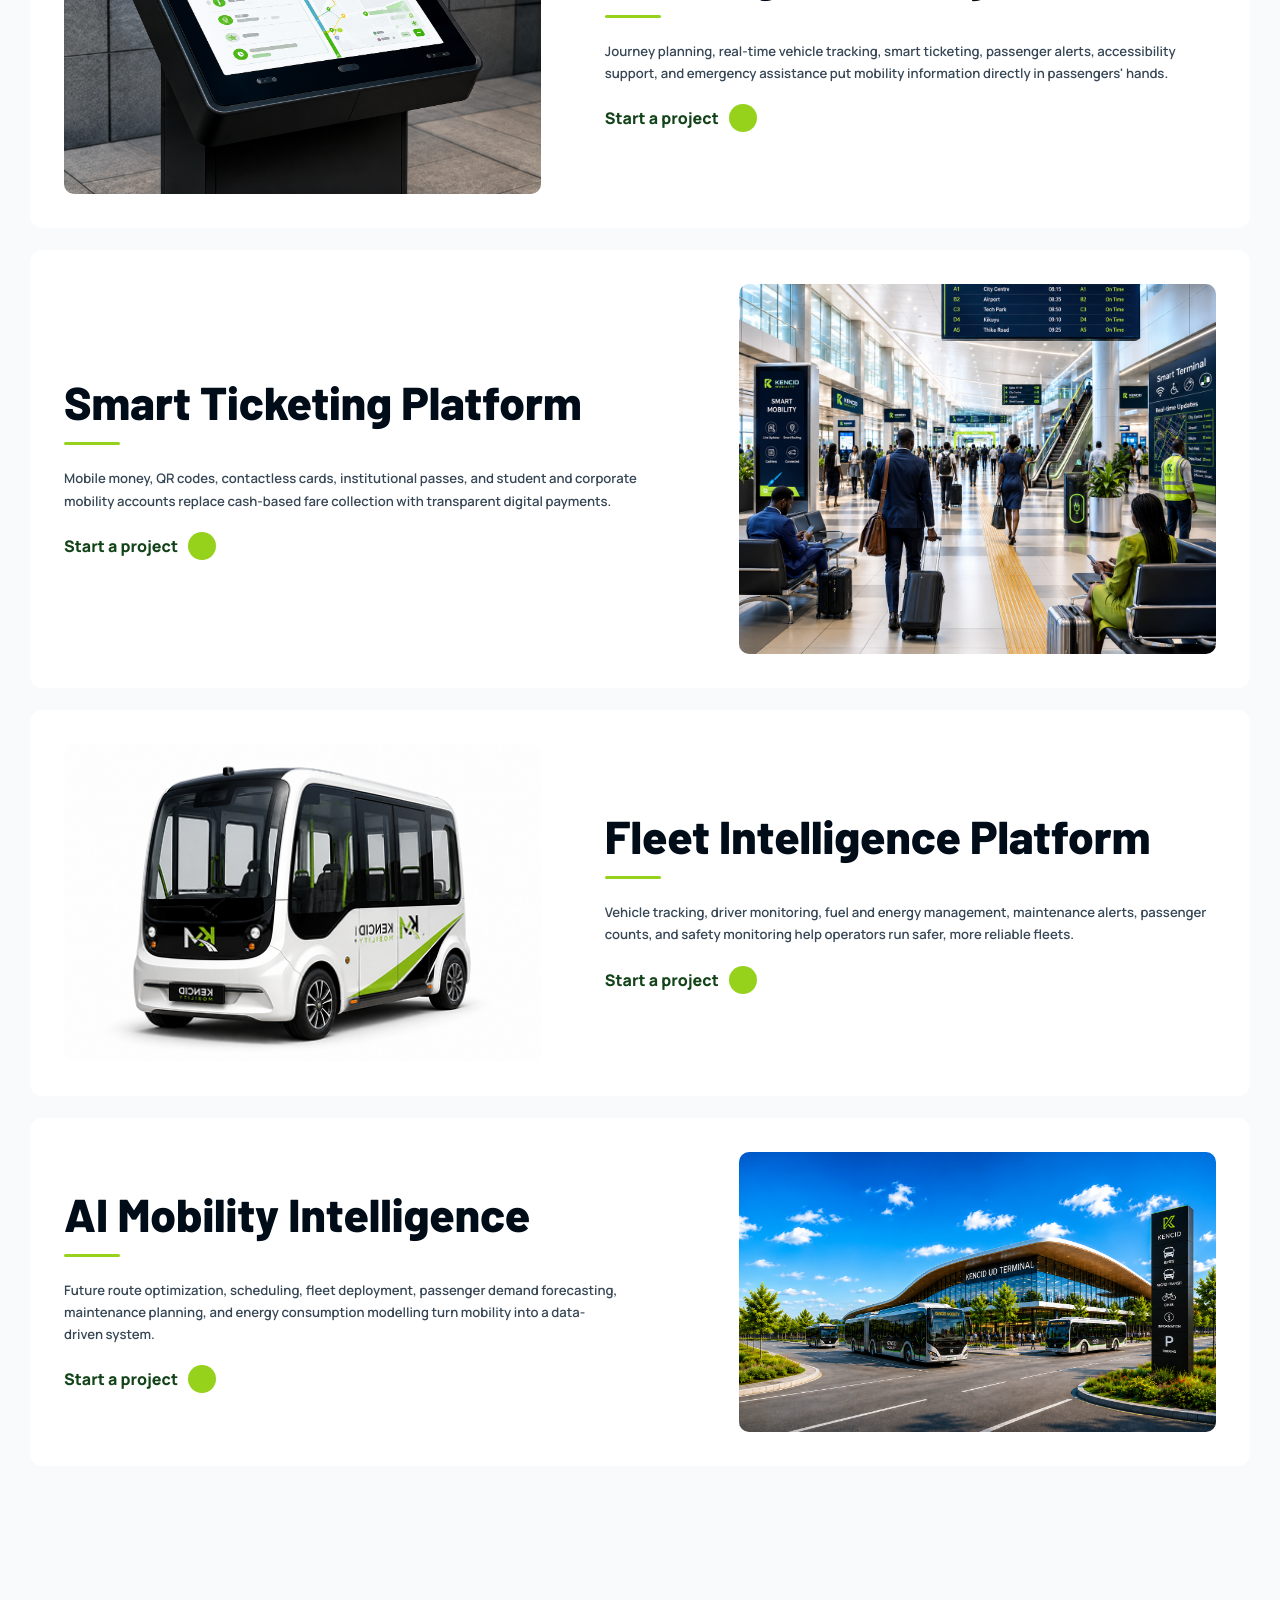
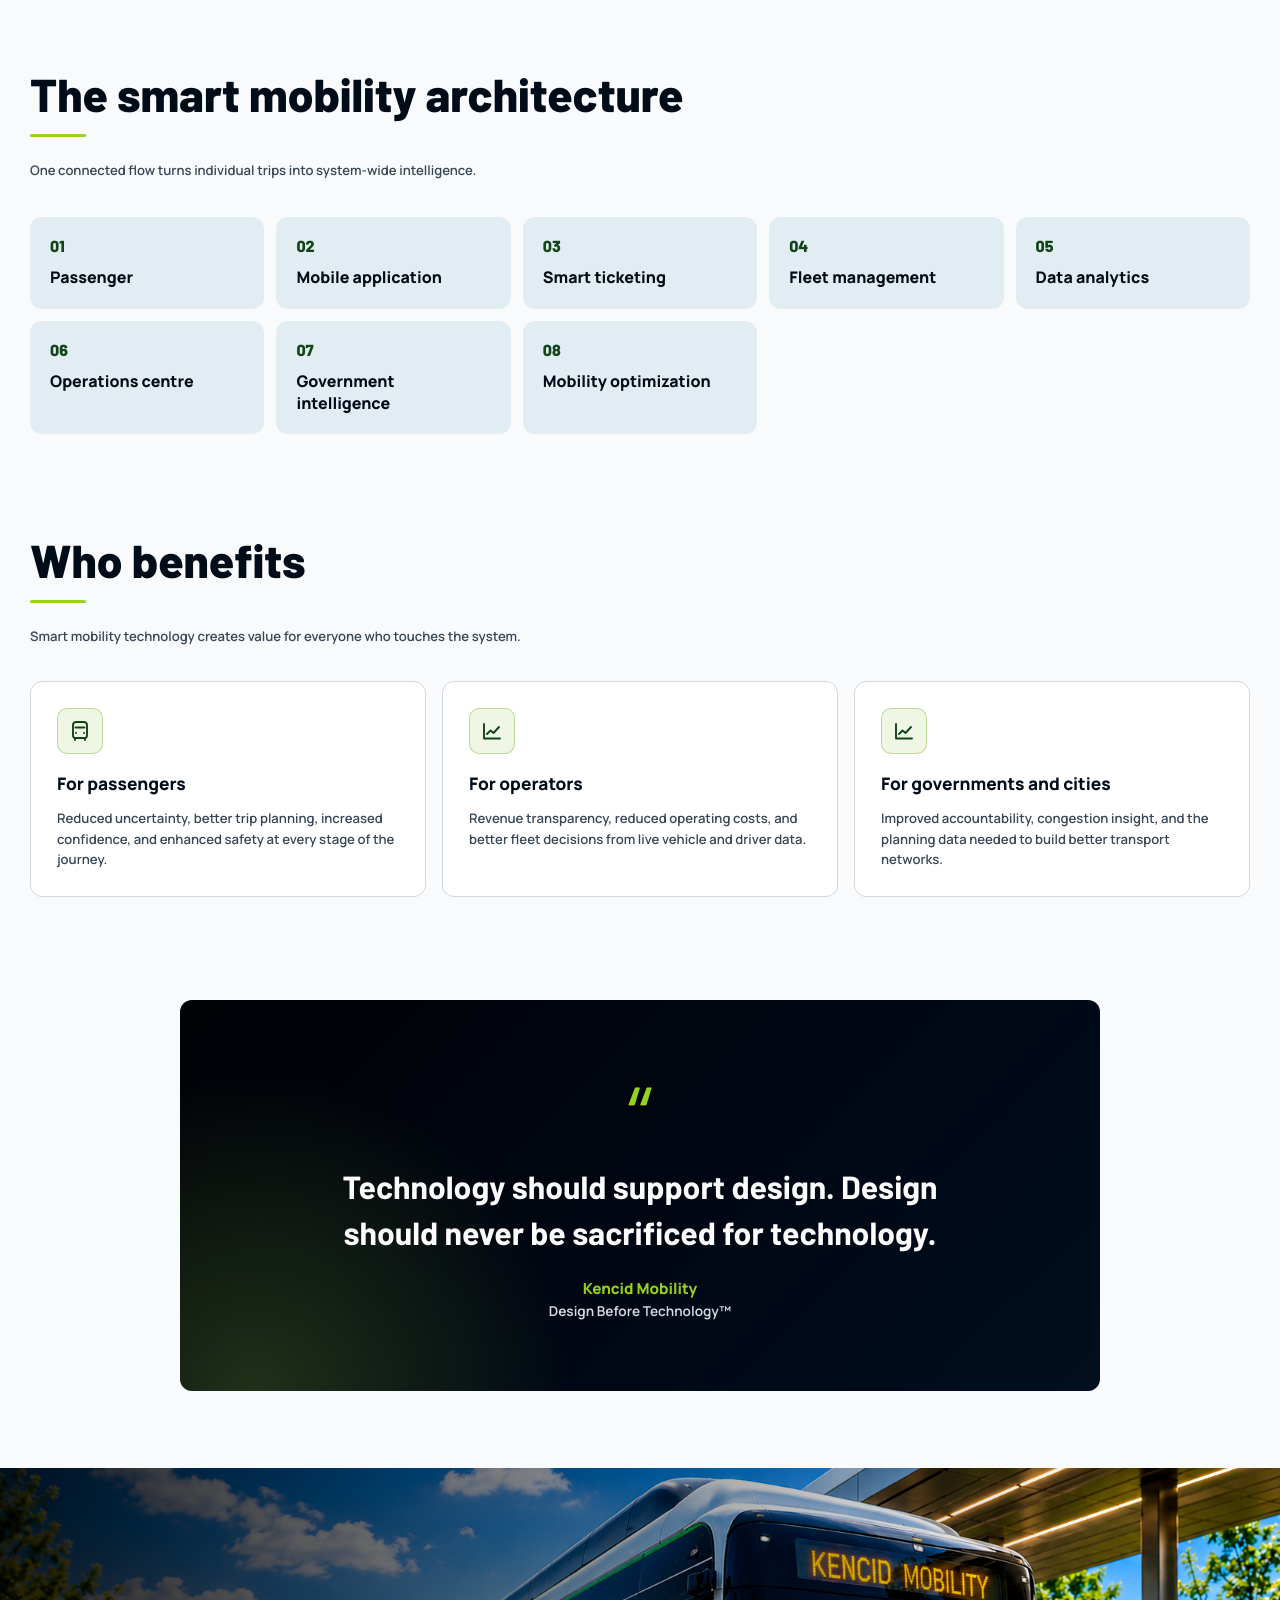
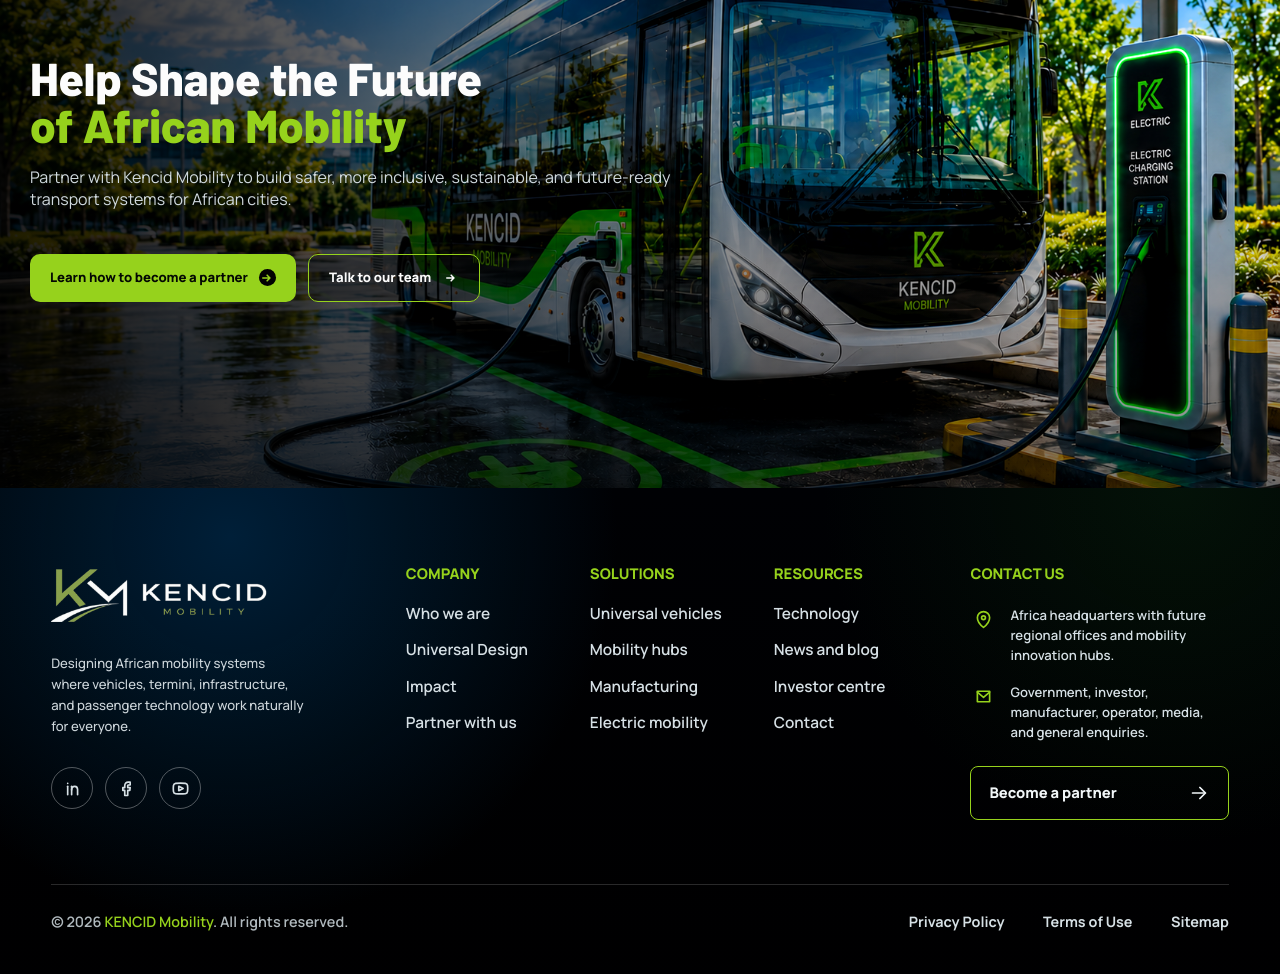
<file: technology.html>
<!doctype html>
<html lang="en">
  <head>
    <meta charset="utf-8">
    <meta name="viewport" content="width=device-width, initial-scale=1">
    <title>Smart Mobility Technology | Kencid Mobility</title>
    <meta name="description" content="Digital tools, real-time information, analytics, and intelligent systems connecting passengers, operators, and cities.">
    <link rel="preconnect" href="https://fonts.googleapis.com">
    <link rel="preconnect" href="https://fonts.gstatic.com" crossorigin>
    <link href="https://fonts.googleapis.com/css2?family=Barlow:wght@500;600;700&family=Manrope:wght@400;500;600;700;800&display=swap" rel="stylesheet">
    <link rel="stylesheet" href="styles.css">
  </head>
  <body>
    <div data-kencid-page="technology"></div>
    <script src="site-pages.js"></script>
    <script src="script.js"></script>
  </body>
</html>
</file>
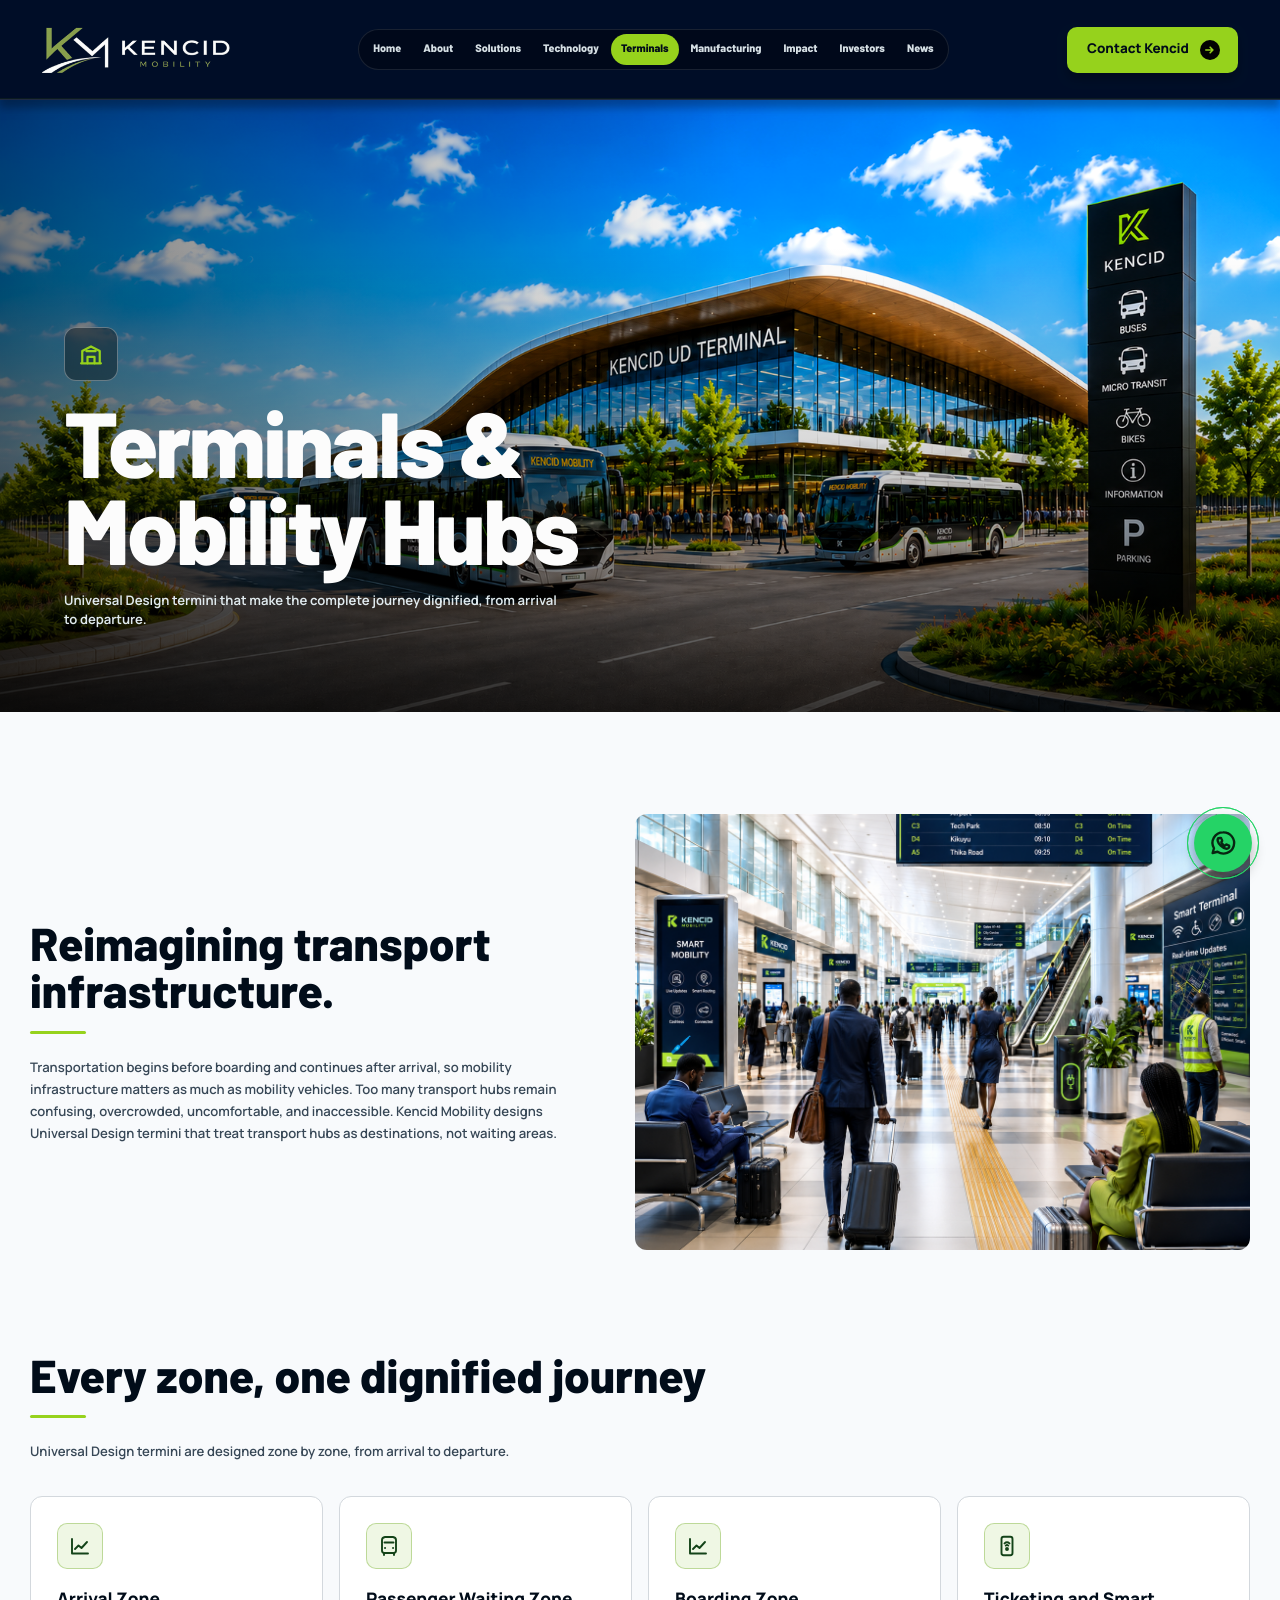
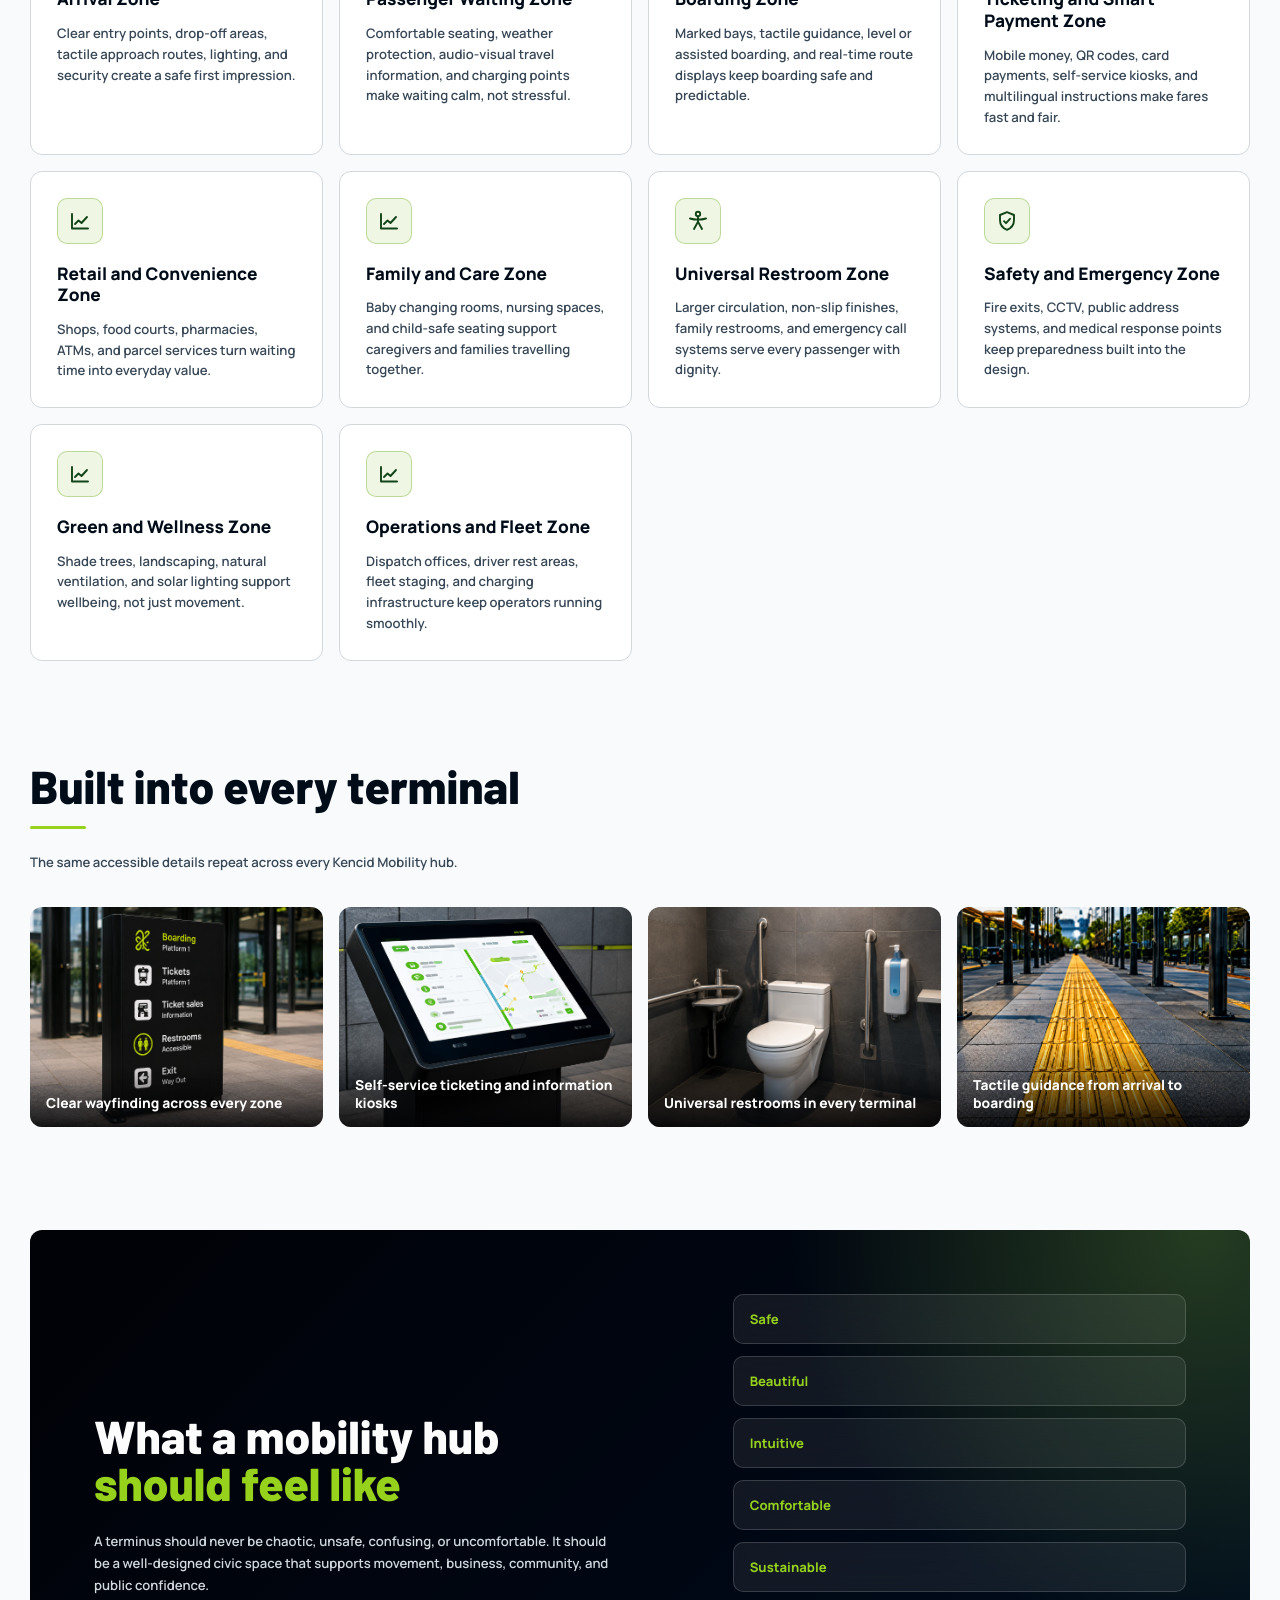
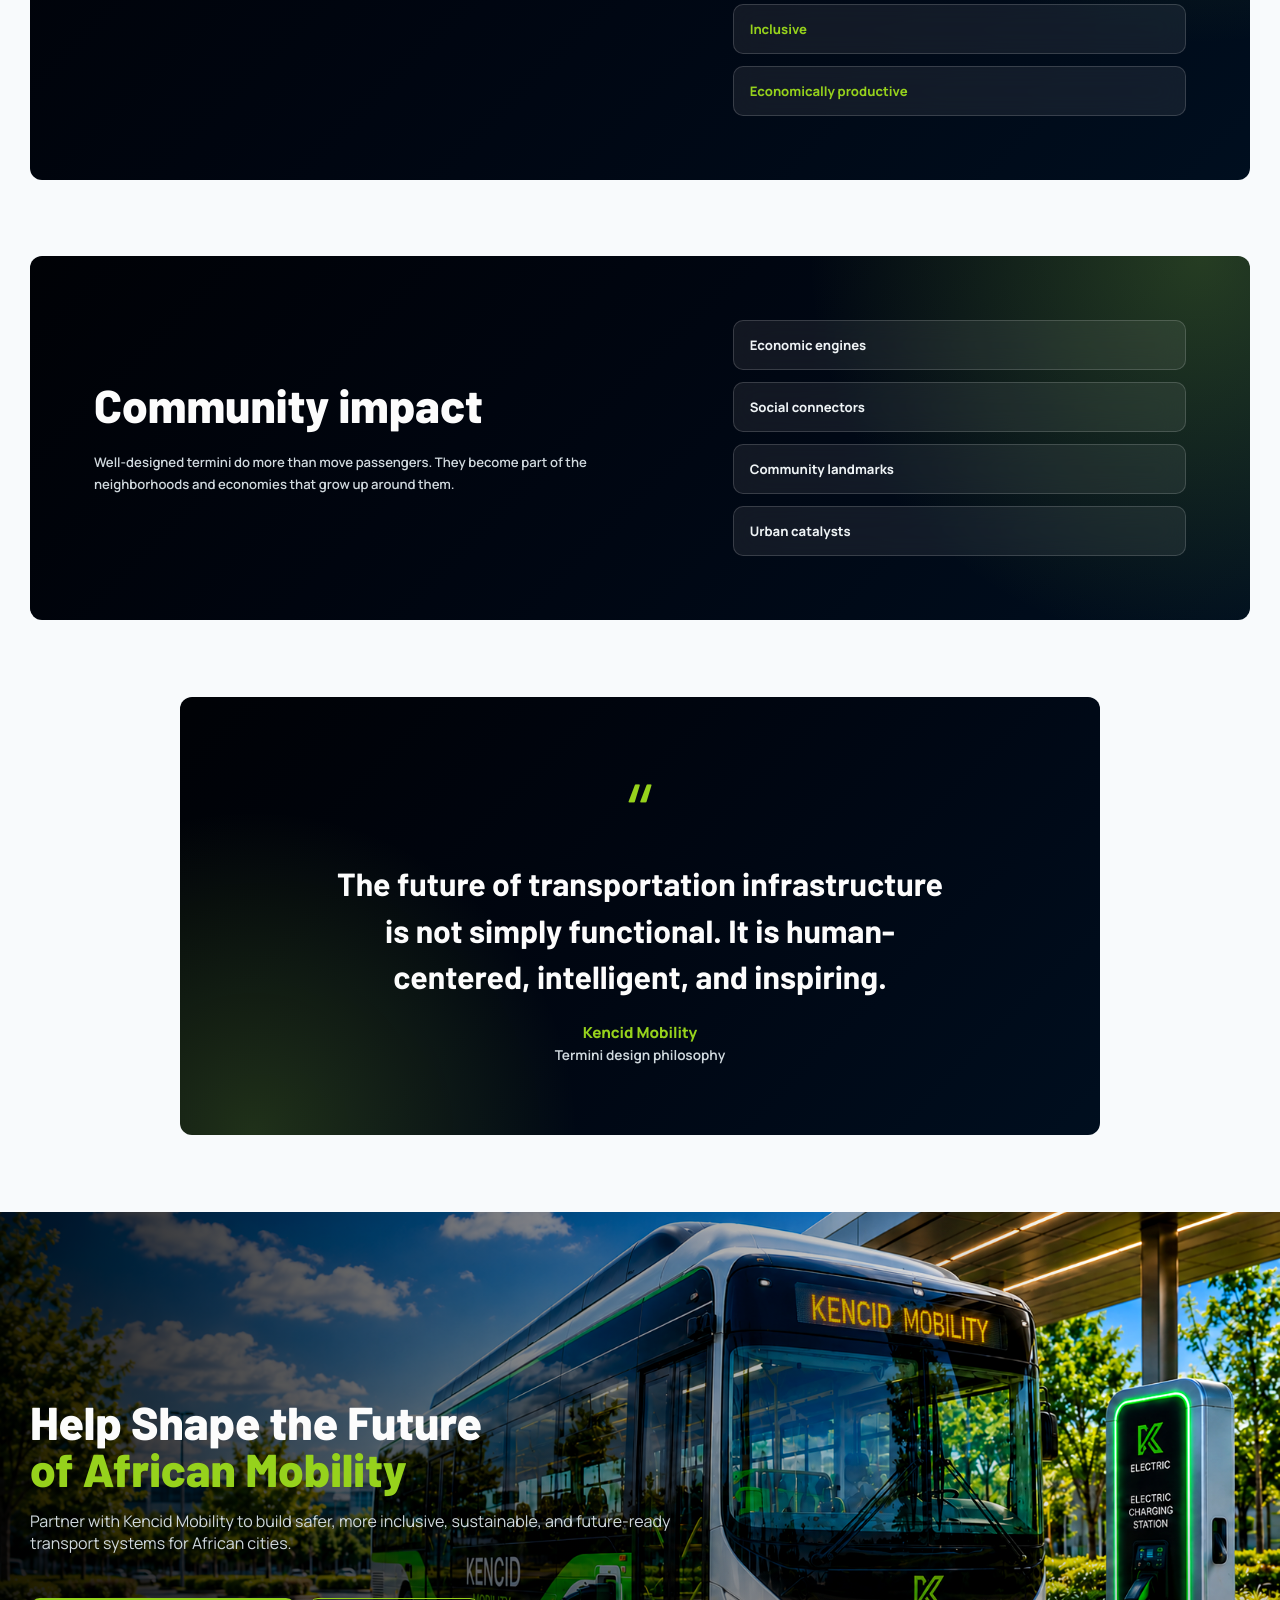
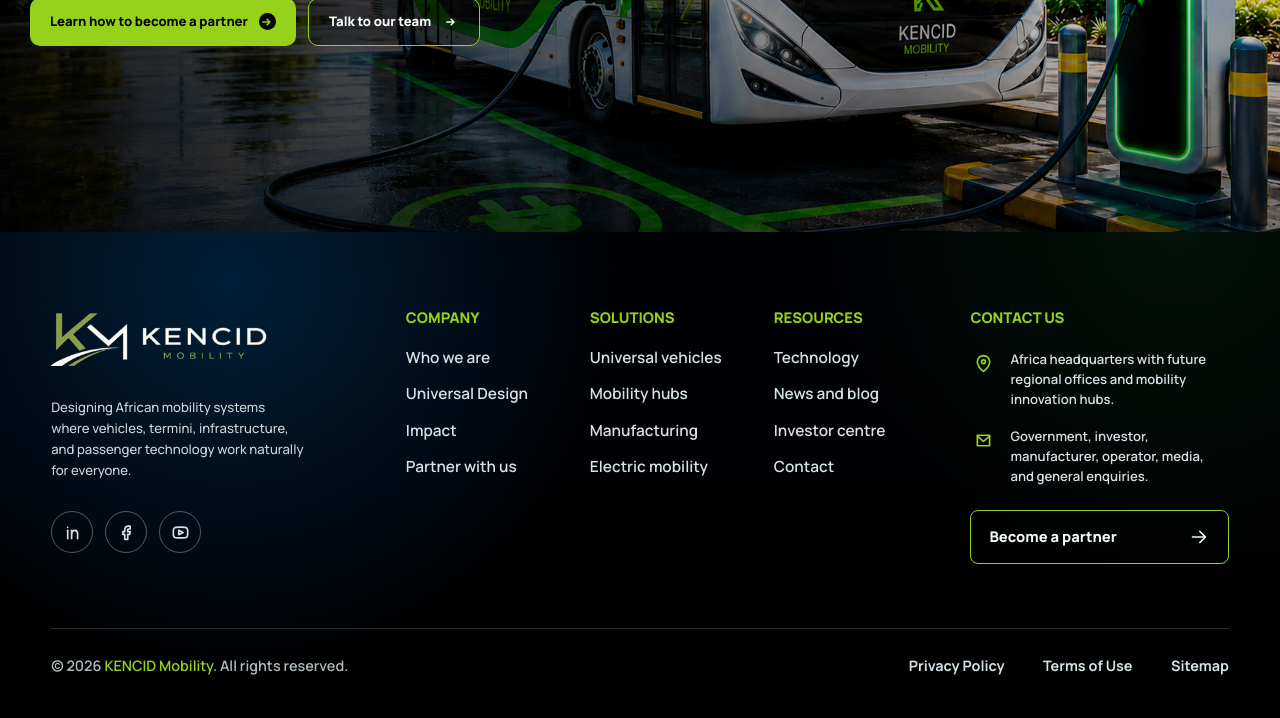
<file: terminals.html>
<!doctype html>
<html lang="en">
  <head>
    <meta charset="utf-8">
    <meta name="viewport" content="width=device-width, initial-scale=1">
    <title>Terminals & Mobility Hubs | Kencid Mobility</title>
    <meta name="description" content="Universal Design termini that make the complete journey dignified, from arrival to departure.">
    <link rel="preconnect" href="https://fonts.googleapis.com">
    <link rel="preconnect" href="https://fonts.gstatic.com" crossorigin>
    <link href="https://fonts.googleapis.com/css2?family=Barlow:wght@500;600;700&family=Manrope:wght@400;500;600;700;800&display=swap" rel="stylesheet">
    <link rel="stylesheet" href="styles.css">
  </head>
  <body>
    <div data-kencid-page="terminals"></div>
    <script src="site-pages.js"></script>
    <script src="script.js"></script>
  </body>
</html>
</file>
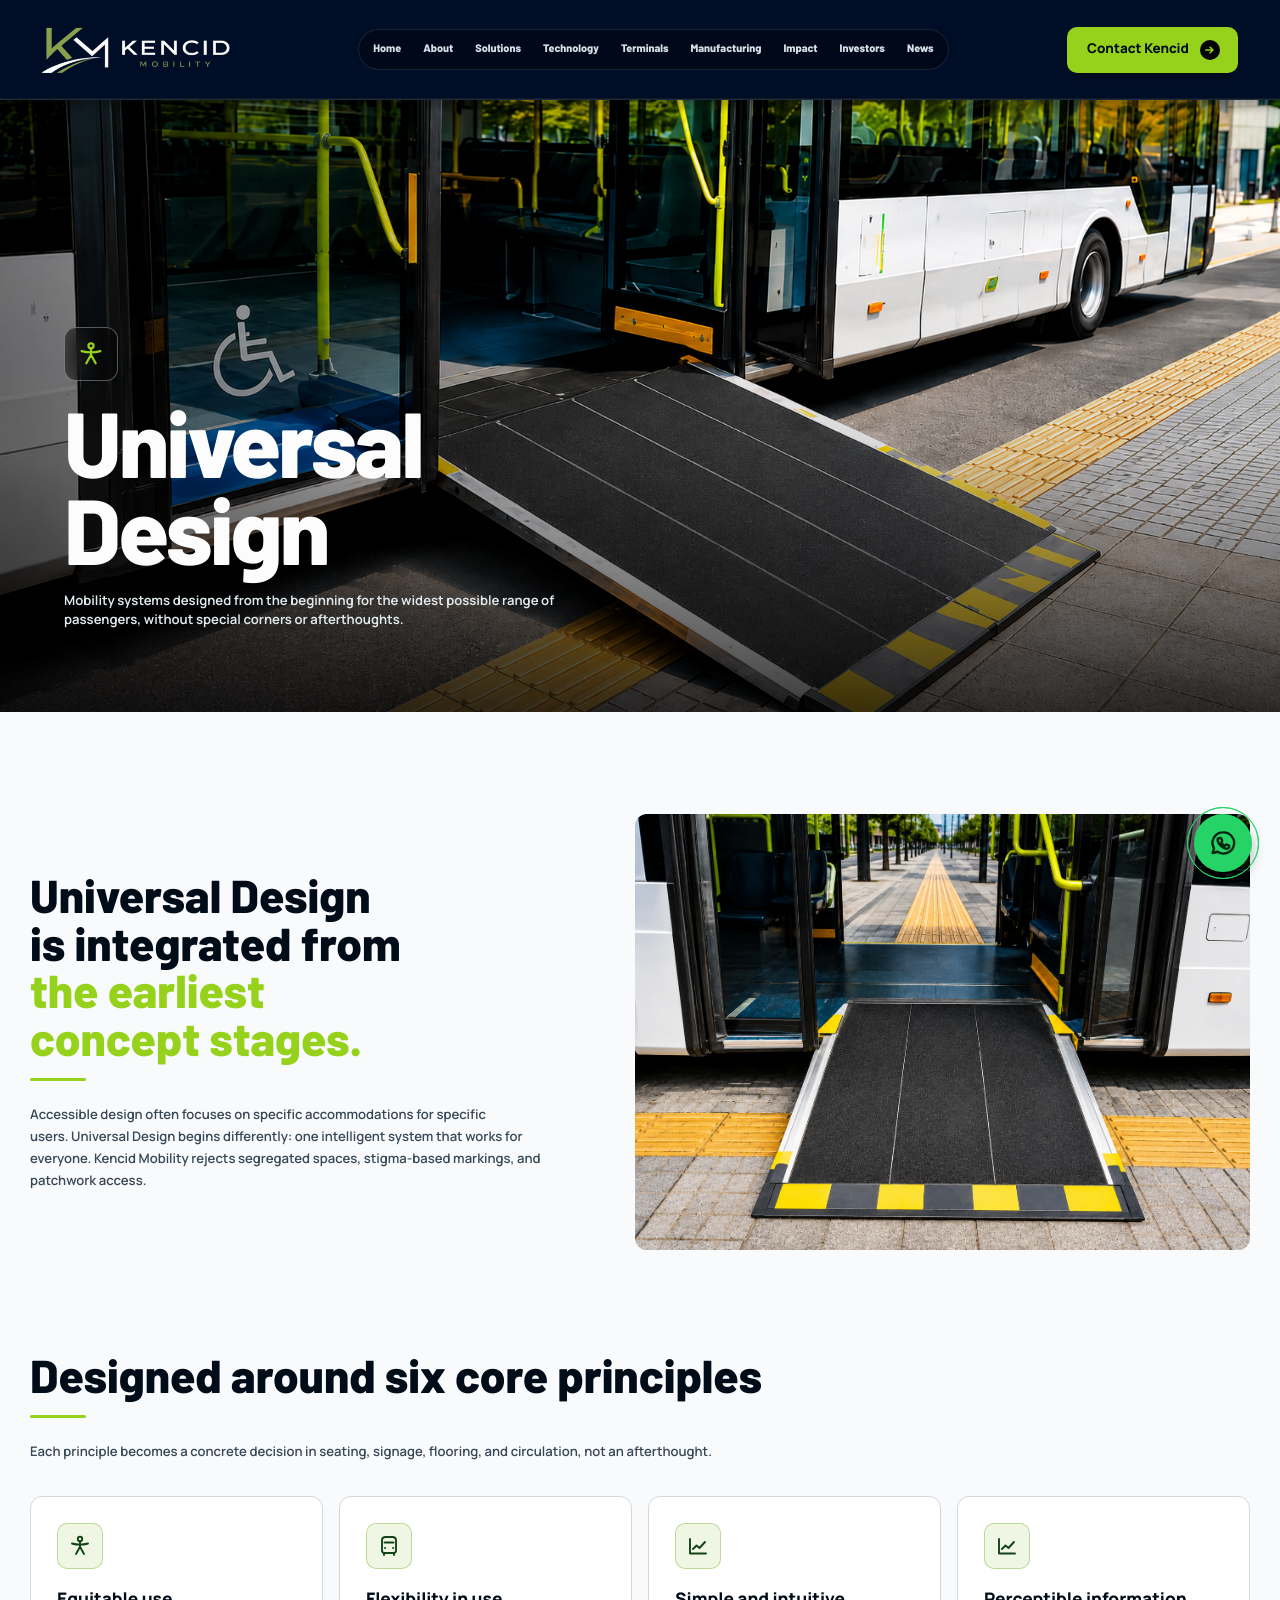
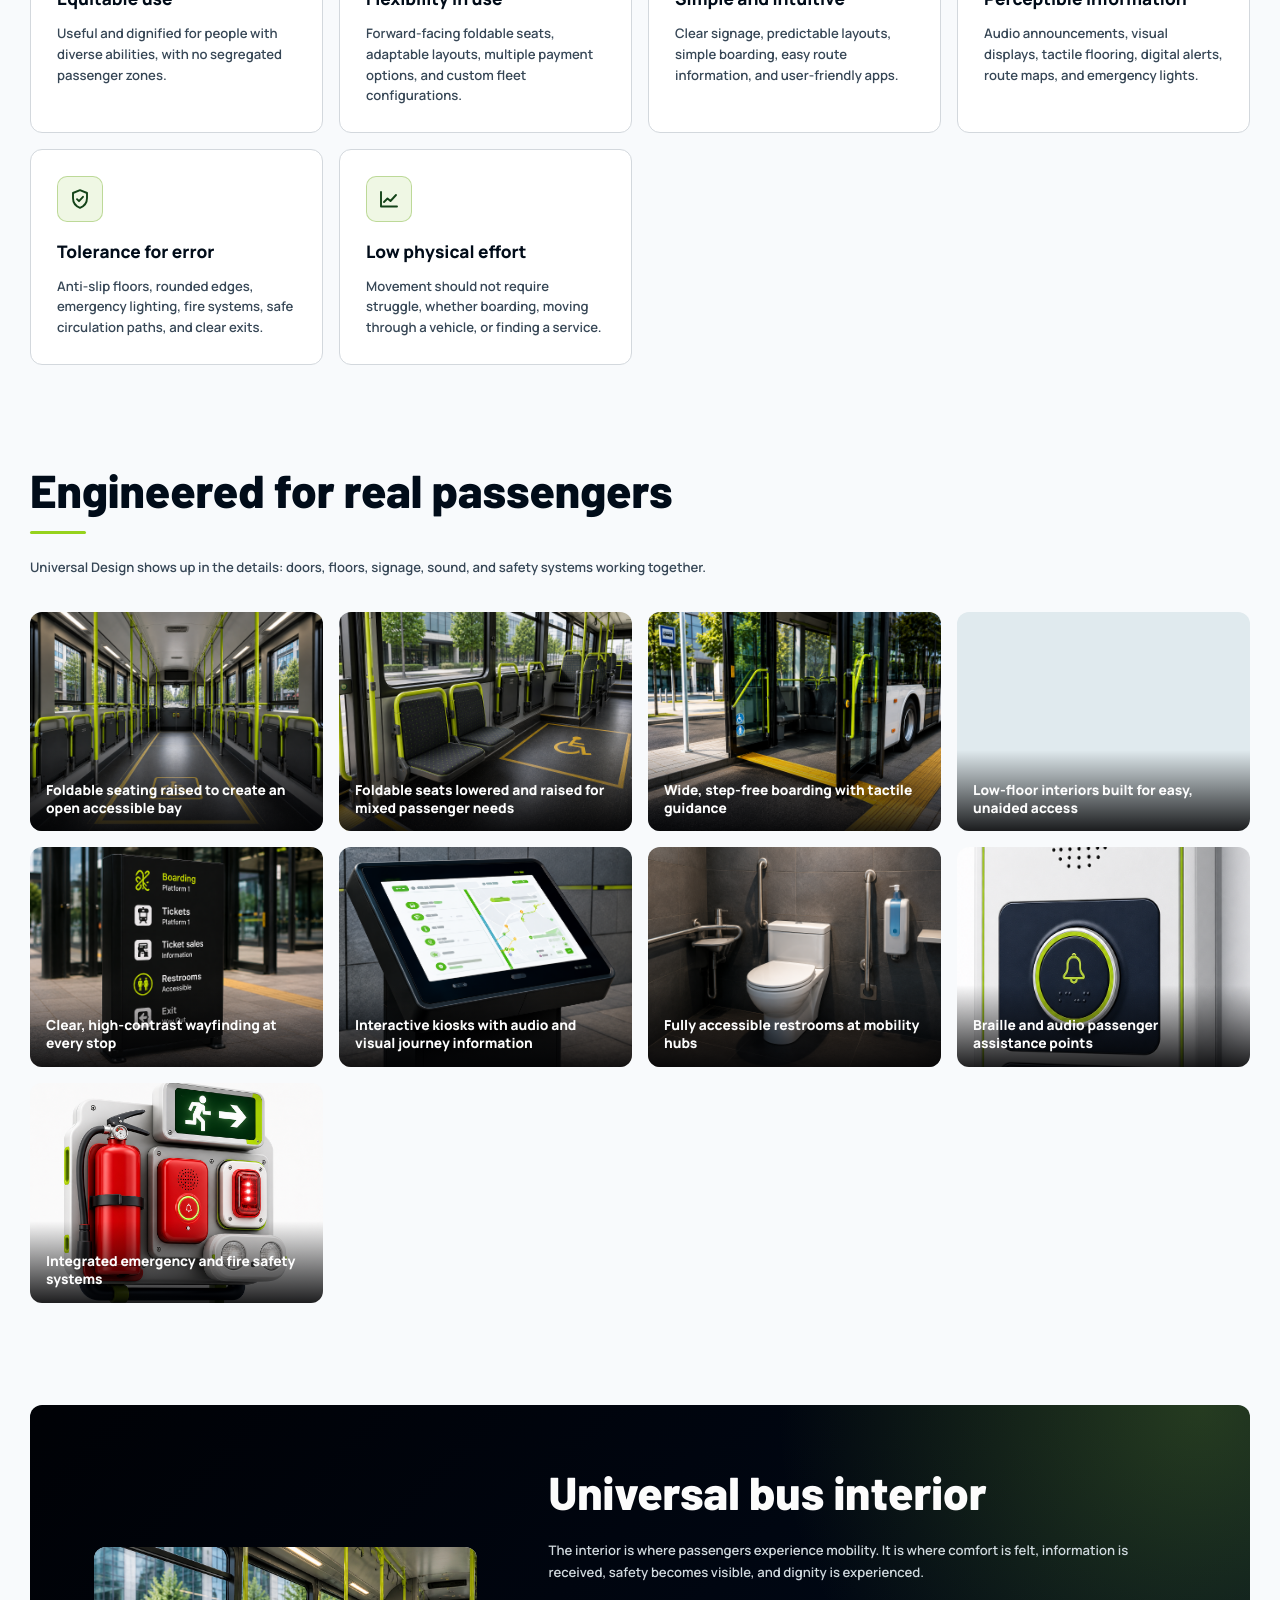
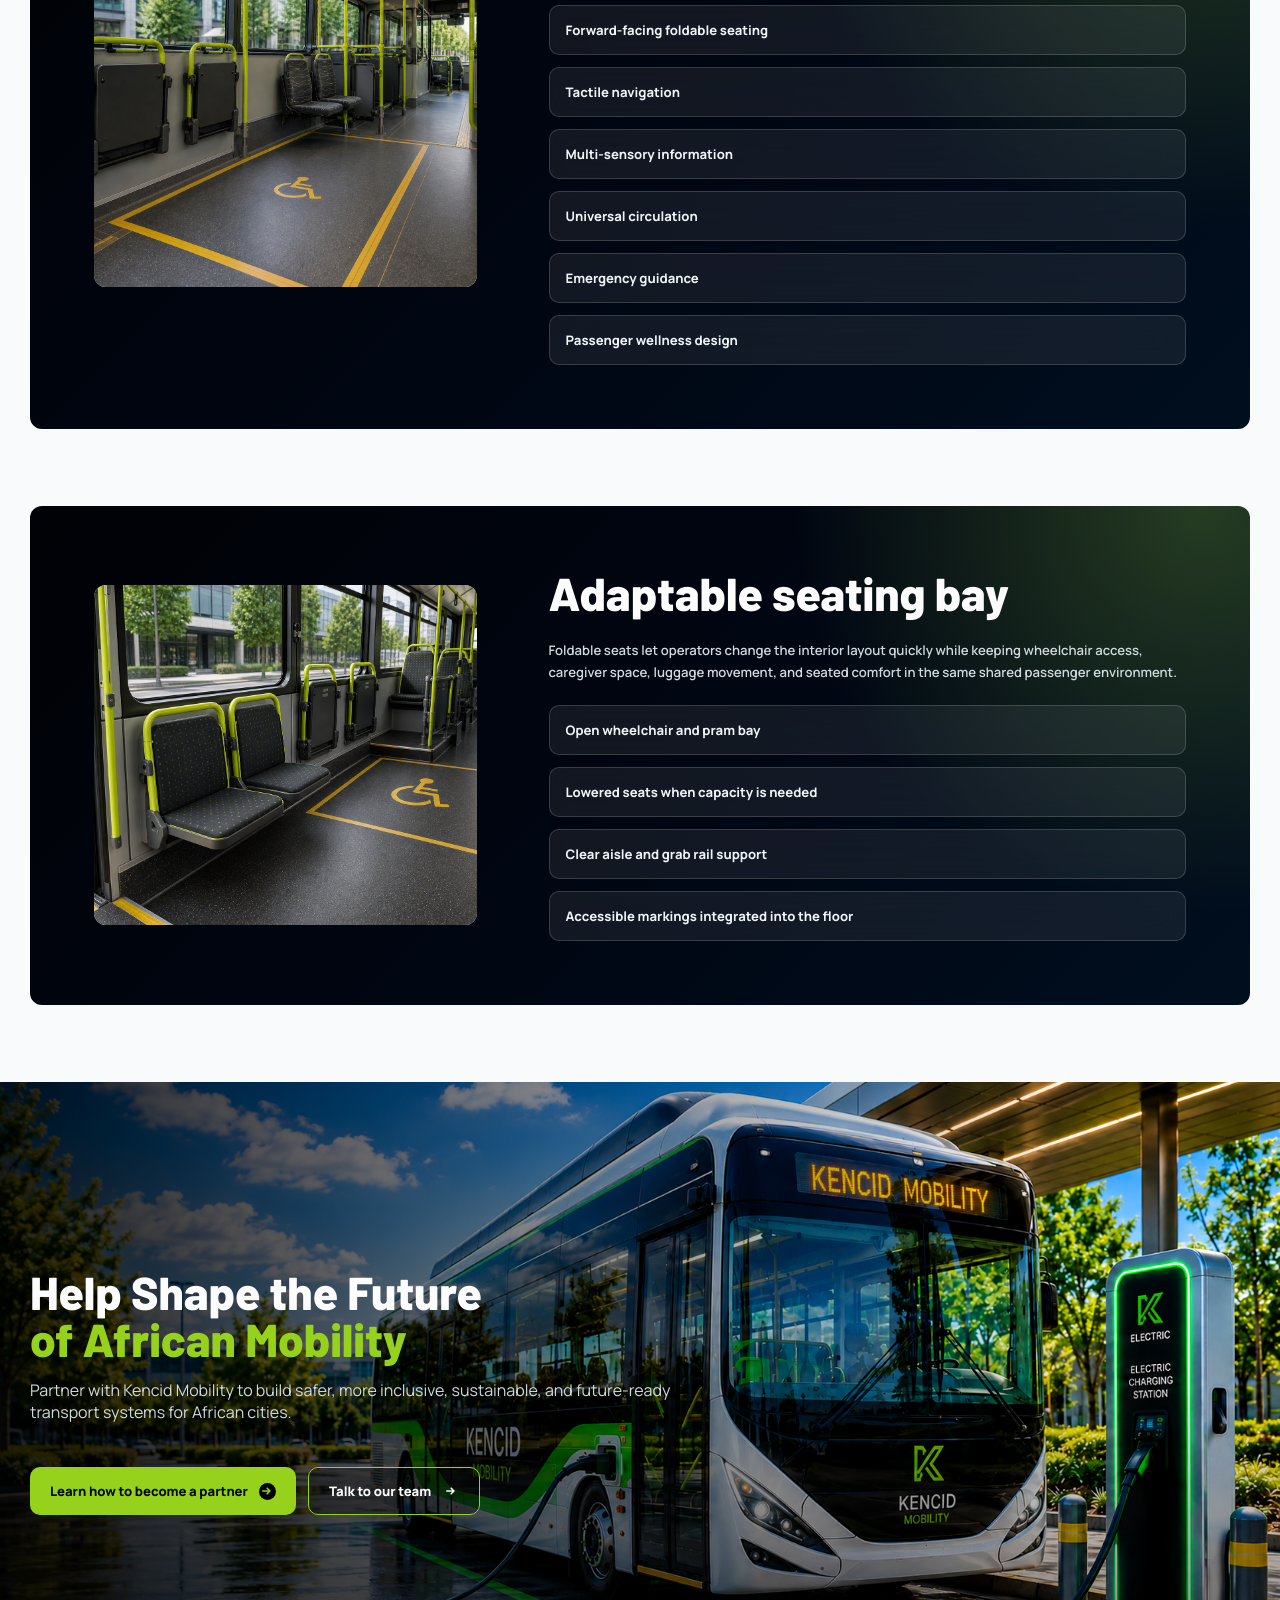
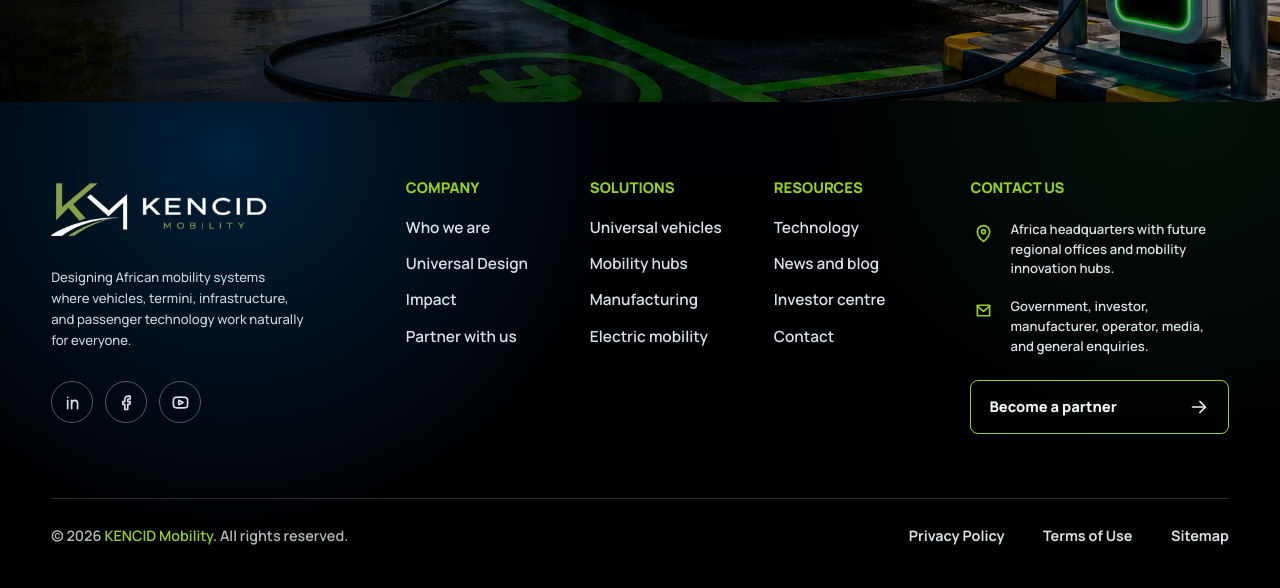
<file: universal-design.html>
<!doctype html>
<html lang="en">
  <head>
    <meta charset="utf-8">
    <meta name="viewport" content="width=device-width, initial-scale=1">
    <title>Universal Design | Kencid Mobility</title>
    <meta name="description" content="Kencid Mobility's Universal Design philosophy for inclusive, dignified, barrier-free transport.">
    <link rel="preconnect" href="https://fonts.googleapis.com">
    <link rel="preconnect" href="https://fonts.gstatic.com" crossorigin>
    <link href="https://fonts.googleapis.com/css2?family=Barlow:wght@500;600;700&family=Manrope:wght@400;500;600;700;800&display=swap" rel="stylesheet">
    <link rel="stylesheet" href="styles.css">
  </head>
  <body>
    <div data-kencid-page="universal-design"></div>
    <script src="site-pages.js"></script>
    <script src="script.js"></script>
  </body>
</html>
</file>
<file: styles.css>
:root {
  --nav: oklch(0.27 0.074 244 / 0.88);
  --nav-solid: oklch(0.24 0.064 244);
  --ink: oklch(0.99 0 0);
  --ink-dark: oklch(0.15 0.035 248);
  --ink-muted: oklch(0.39 0.033 248);
  --surface: oklch(0.985 0.003 248);
  --surface-strong: oklch(1 0 0);
  --line: oklch(0.88 0.009 248);
  --muted: oklch(0.93 0.012 230);
  --lime: #96d21c;
  --lime-deep: oklch(0.34 0.088 145);
  --shadow: oklch(0.08 0 0 / 0.56);
  --ease-out: cubic-bezier(0.16, 1, 0.3, 1);
  --nav-height: 100px;
  --section-title-size: clamp(1.9rem, 3.6vw, 3.35rem);
  --section-title-line: 1.03;
  --description-font-size: clamp(0.82rem, 0.86vw, 0.9rem);
}

* {
  box-sizing: border-box;
}

html {
  min-height: 100%;
  scroll-padding-top: 100px;
  scroll-behavior: smooth;
}

body {
  min-height: 100%;
  margin: 0;
  font-family: "Manrope", Arial, sans-serif;
  font-optical-sizing: auto;
  -webkit-font-smoothing: antialiased;
  -moz-osx-font-smoothing: grayscale;
  text-rendering: geometricPrecision;
  background: var(--surface);
  color: var(--ink);
}

a {
  color: inherit;
  text-decoration: none;
}

.site-shell {
  min-height: 100svh;
}

.visually-hidden {
  position: absolute;
  width: 1px;
  height: 1px;
  padding: 0;
  margin: -1px;
  overflow: hidden;
  clip: rect(0, 0, 0, 0);
  white-space: nowrap;
  border: 0;
}

.section-kicker {
  margin: 0;
  color: var(--lime);
  font-size: clamp(0.72rem, 0.86vw, 0.86rem);
  font-weight: 800;
  line-height: 1;
  text-transform: uppercase;
}

.section-heading {
  width: min(1270px, 100%);
  margin-inline: auto;
}

.section-heading-split {
  display: grid;
  grid-template-columns: minmax(0, 0.9fr) minmax(260px, 0.44fr);
  align-items: end;
  gap: clamp(24px, 5vw, 72px);
  text-align: left;
}

.section-summary {
  max-width: 38ch;
  margin: 0 0 5px;
  color: var(--ink-muted);
  font-size: var(--description-font-size);
  font-weight: 650;
  line-height: 1.55;
  text-wrap: pretty;
}

.hero {
  position: relative;
  z-index: 30;
  min-height: 690px;
  height: 100svh;
  margin-bottom: 35px;
  overflow: hidden;
  background: oklch(0.035 0.02 244);
}

.hero::after {
  content: "";
  position: absolute;
  inset: var(--nav-height) 0 0;
  z-index: 1;
  pointer-events: none;
  background:
    linear-gradient(90deg, oklch(0.035 0.02 244 / 0.68) 0%, oklch(0.045 0.022 244 / 0.48) 40%, oklch(0.045 0.022 244 / 0.06) 78%),
    linear-gradient(180deg, oklch(0.035 0.02 244 / 0.03) 0%, oklch(0.035 0.02 244 / 0.08) 54%, oklch(0.025 0.018 244 / 0.42) 100%);
}

.hero-slideshow {
  position: absolute;
  inset: var(--nav-height) 0 0;
  z-index: 0;
  overflow: hidden;
}

.hero-slide {
  position: absolute;
  inset: 0;
  opacity: 1;
}

.hero-slide img {
  display: block;
  width: 100%;
  height: 100%;
  object-fit: cover;
  object-position: var(--slide-position, center center);
}

.site-header {
  position: fixed;
  top: 0;
  left: 0;
  right: 0;
  z-index: 60;
  display: grid;
  grid-template-columns: minmax(176px, 198px) minmax(0, 1fr) auto;
  align-items: center;
  gap: clamp(14px, 1.8vw, 28px);
  min-height: var(--nav-height);
  padding: 0 clamp(24px, 3.4vw, 42px);
  border-bottom: 1px solid oklch(1 0 0 / 0.12);
  background: #000d27;
  backdrop-filter: blur(16px) saturate(130%);
  -webkit-backdrop-filter: blur(16px) saturate(130%);
  box-shadow:
    inset 0 -1px 0 oklch(0.42 0.11 126 / 0.18),
    0 8px 8px oklch(0.02 0.012 244 / 0.28);
}

.brand {
  display: inline-flex;
  align-items: center;
  width: min(190px, 100%);
  transition:
    opacity 180ms ease-out,
    transform 180ms cubic-bezier(0.22, 1, 0.36, 1);
}

.brand:hover,
.brand:focus-visible {
  opacity: 0.92;
  transform: translateY(-1px);
}

.brand img {
  display: block;
  width: 100%;
  height: auto;
}

.main-nav {
  display: flex;
  align-items: center;
  justify-content: center;
  gap: 2px;
  justify-self: center;
  padding: 4px;
  border: 1px solid oklch(1 0 0 / 0.1);
  border-radius: 999px;
  background: oklch(0.05 0.024 244 / 0.34);
  font-family: "Barlow", "Manrope", Arial, sans-serif;
  font-size: clamp(0.68rem, 0.72vw, 0.77rem);
  font-weight: 750;
  line-height: 1;
  white-space: nowrap;
}

.main-nav a {
  position: relative;
  padding: 10px 10px;
  border-radius: 999px;
  color: oklch(0.9 0.012 230);
  transition:
    background-color 180ms ease-out,
    color 180ms ease-out,
    transform 180ms cubic-bezier(0.22, 1, 0.36, 1);
}

.main-nav a::after {
  content: "";
  position: absolute;
  inset: auto 12px 5px;
  height: 2px;
  border-radius: 999px;
  background: var(--lime);
  transform: scaleX(0);
  transform-origin: center;
  transition: transform 220ms cubic-bezier(0.16, 1, 0.3, 1);
}

.main-nav a:hover,
.main-nav a:focus-visible {
  background: oklch(1 0 0 / 0.08);
  color: oklch(1 0 0);
  transform: translateY(-1px);
}

.main-nav a:hover::after,
.main-nav a:focus-visible::after {
  transform: scaleX(1);
}

.main-nav a.is-active {
  background: var(--lime);
  color: var(--ink-dark);
}

.main-nav a.is-active::after {
  transform: scaleX(0);
}

.contact-button {
  position: relative;
  overflow: hidden;
  display: inline-flex;
  align-items: center;
  justify-content: center;
  gap: 11px;
  min-width: 166px;
  min-height: 46px;
  padding: 0 18px 0 20px;
  border-radius: 10px;
  background: var(--lime);
  color: var(--ink-dark);
  font-size: 0.84rem;
  font-weight: 900;
  line-height: 1;
  box-shadow: 0 6px 8px oklch(0.08 0.04 145 / 0.25);
  transition:
    background-color 180ms ease-out,
    box-shadow 180ms ease-out,
    color 180ms ease-out,
    transform 180ms cubic-bezier(0.22, 1, 0.36, 1);
}

.contact-button:hover,
.contact-button:focus-visible {
  background: oklch(0.84 0.19 126);
  box-shadow: 0 8px 8px oklch(0.08 0.04 145 / 0.28);
  transform: translateY(-3px);
}

.hero-action:hover,
.hero-action:focus-visible {
  background: oklch(0.84 0.19 126);
  transform: translateY(-3px);
}

.contact-button:active,
.hero-action:active,
.sidebar-contact:active,
.menu-toggle:active {
  box-shadow: none;
  transform: translateY(1px) scale(0.98);
}

.contact-button:hover .arrow-dot svg,
.contact-button:focus-visible .arrow-dot svg,
.hero-action:hover .arrow-dot svg,
.hero-action:focus-visible .arrow-dot svg,
.sidebar-contact:hover .arrow-dot svg,
.sidebar-contact:focus-visible .arrow-dot svg {
  animation: arrow-nudge 480ms cubic-bezier(0.16, 1, 0.3, 1);
}

.contact-button:focus-visible,
.hero-action:focus-visible,
.menu-toggle:focus-visible,
.sidebar-contact:focus-visible,
.sidebar-close:focus-visible {
  outline: 2px solid oklch(1 0 0 / 0.86);
  outline-offset: 3px;
}

.menu-toggle {
  display: none;
  width: 42px;
  height: 42px;
  border: 0;
  border-radius: 8px;
  background: var(--lime);
  color: var(--ink-dark);
  cursor: pointer;
  box-shadow: 0 6px 8px oklch(0.08 0.04 145 / 0.22);
  transition:
    background-color 180ms ease-out,
    box-shadow 180ms ease-out,
    transform 180ms cubic-bezier(0.22, 1, 0.36, 1);
}

.menu-toggle:hover,
.menu-toggle:focus-visible {
  background: oklch(0.84 0.19 126);
  transform: translateY(-3px);
}

.menu-toggle span {
  display: block;
  width: 20px;
  height: 2px;
  margin: 4px auto;
  border-radius: 999px;
  background: currentColor;
}

.mobile-backdrop,
.mobile-sidebar {
  display: none;
}

.cursor-dot {
  position: fixed;
  inset: 0 auto auto 0;
  z-index: 10;
  display: none;
  width: 10px;
  height: 10px;
  border-radius: 999px;
  background: var(--lime);
  box-shadow: 0 0 18px oklch(0.78 0.18 126 / 0.7);
  pointer-events: none;
  transform: translate3d(-50%, -50%, 0);
  will-change: transform;
}

.cursor-dot::before,
.cursor-dot::after {
  content: "";
  position: absolute;
  inset: 50% auto auto 50%;
  width: 100%;
  height: 100%;
  border: 1px solid var(--lime);
  border-radius: inherit;
  opacity: 0;
  transform: translate(-50%, -50%) scale(1);
  animation: cursor-ripple 1.55s cubic-bezier(0.16, 1, 0.3, 1) infinite;
}

.cursor-dot::after {
  animation-delay: 780ms;
}

@keyframes cursor-ripple {
  0% {
    opacity: 0.55;
    transform: translate(-50%, -50%) scale(1);
  }

  100% {
    opacity: 0;
    transform: translate(-50%, -50%) scale(4.2);
  }
}

.arrow-dot {
  display: grid;
  place-items: center;
  flex: 0 0 auto;
  width: 20px;
  height: 20px;
  border-radius: 999px;
  background: oklch(0.08 0 0);
  color: var(--lime);
}

.arrow-dot svg {
  display: block;
  width: 14px;
  height: 14px;
  overflow: visible;
  fill: none;
  stroke: currentColor;
  stroke-width: 2.25;
  stroke-linecap: round;
  stroke-linejoin: round;
}

@keyframes arrow-nudge {
  0%,
  100% {
    transform: translateX(0);
  }

  45% {
    transform: translateX(4px);
  }

  70% {
    transform: translateX(-1px);
  }
}

.hero-content {
  position: relative;
  z-index: 2;
  display: grid;
  grid-template-columns: minmax(0, 760px);
  align-items: center;
  justify-content: start;
  width: min(1270px, calc(100% - 48px));
  margin-inline: auto;
  padding-top: clamp(250px, 34vh, 340px);
  text-shadow: 0 2px 20px var(--shadow);
}

.hero-copy {
  min-width: 0;
  justify-self: start;
  text-align: left;
  animation: hero-copy-slide-up 1400ms ease 180ms both;
}

.hero .hero-eyebrow {
  max-width: none;
  margin: 0 0 16px;
  color: var(--lime);
  font-size: clamp(0.68rem, 0.78vw, 0.78rem);
  font-weight: 800;
  line-height: 1.1;
  text-transform: uppercase;
  text-wrap: nowrap;
}

.hero .hero-eyebrow::after {
  content: "";
  display: block;
  width: 50px;
  height: 1px;
  margin: 10px 0 0;
  background: var(--lime);
}

.hero h1 {
  max-width: 680px;
  margin: 0;
  font-family: "Barlow", "Manrope", Arial, sans-serif;
  color: var(--ink);
  font-size: clamp(3.1rem, 7.2vw, 6rem);
  font-weight: 800;
  line-height: 0.94;
  letter-spacing: -0.03em;
  text-wrap: balance;
  transform-origin: left center;
}

.hero-title-line {
  display: block;
  color: inherit;
  text-align: left;
  white-space: nowrap;
}

.hero p {
  max-width: 500px;
  margin: 15px 0 0;
  color: oklch(0.94 0.01 230);
  font-size: clamp(0.78rem, 0.86vw, 0.88rem);
  font-weight: 600;
  line-height: 1.45;
  text-wrap: pretty;
}

.hero-actions {
  display: flex;
  flex-wrap: wrap;
  justify-content: flex-start;
  gap: 12px;
  margin-top: 22px;
}

.hero-action {
  position: relative;
  overflow: hidden;
  display: inline-flex;
  align-items: center;
  justify-content: center;
  gap: 11px;
  min-width: 158px;
  min-height: 48px;
  padding: 0 20px;
  border-radius: 10px;
  background: var(--lime);
  color: oklch(0.12 0.02 145);
  font-size: 0.82rem;
  font-weight: 900;
  line-height: 1;
  text-shadow: none;
  white-space: nowrap;
  transition:
    background-color 180ms ease-out,
    color 180ms ease-out,
    transform 180ms cubic-bezier(0.22, 1, 0.36, 1);
}

.hero-action .arrow-dot {
  width: 17px;
  height: 17px;
}

.hero-action-secondary {
  border: 1px solid var(--lime);
  background: oklch(0.025 0.018 244 / 0.34);
  color: var(--ink);
}

.hero-action-secondary .arrow-dot {
  background: transparent;
  color: var(--ink);
}

.hero-action-secondary:hover,
.hero-action-secondary:focus-visible {
  background: oklch(0.92 0.19 126 / 0.16);
  color: var(--ink);
}

.hero-trust {
  margin-top: 16px;
  color: oklch(0.84 0.014 230);
  font-size: clamp(0.76rem, 0.82vw, 0.84rem);
  font-weight: 600;
  line-height: 1.4;
}

.hero-trust span {
  color: var(--lime);
}

.hero-scroll-cue {
  position: absolute;
  left: 50%;
  bottom: clamp(22px, 4vh, 42px);
  z-index: 3;
  display: grid;
  place-items: center;
  width: 46px;
  height: 46px;
  border-radius: 999px;
  background: oklch(0.08 0 0 / 0.48);
  color: var(--lime);
  transform: translateX(-50%);
  animation: scroll-cue-bob 1.65s cubic-bezier(0.45, 0, 0.2, 1) infinite;
  transition:
    background-color 180ms ease-out,
    color 180ms ease-out,
    transform 180ms cubic-bezier(0.22, 1, 0.36, 1);
}

.hero-scroll-cue:hover,
.hero-scroll-cue:focus-visible {
  animation: none;
  background: var(--lime);
  color: var(--ink-dark);
  transform: translateX(-50%) translateY(-4px);
}

.hero-scroll-cue svg {
  display: block;
  width: 24px;
  height: 24px;
  fill: none;
  stroke: currentColor;
  stroke-width: 2.35;
  stroke-linecap: round;
  stroke-linejoin: round;
}

.about-section {
  position: relative;
  z-index: 0;
  overflow: hidden;
  min-height: 650px;
  margin-top: -90px;
  background: oklch(1 0 0);
  padding: clamp(62px, 7vw, 90px) clamp(20px, 4vw, 64px) clamp(62px, 7vw, 90px) 0;
}

.about-media {
  position: relative;
  z-index: 1;
  width: clamp(720px, 52vw, 880px);
  transform-origin: left center;
  --enter-scale: 1;
  transform: scale(var(--enter-scale));
  transition: none;
}

.js .about-media {
  --enter-scale: 1;
}

.js .about-section.in-view .about-media {
  --enter-scale: 1;
}

@media (prefers-reduced-motion: reduce) {
  .about-media {
    transform: none;
    transition: none;
  }
}

.about-media img {
  display: block;
  width: 100%;
  height: auto;
  filter: none;
}

.about-image-card {
  position: absolute;
  top: clamp(18px, 3.2vw, 42px);
  left: clamp(22px, 4.2vw, 58px);
  z-index: 2;
  display: inline-grid;
  grid-template-columns: auto 1fr;
  align-items: center;
  gap: 14px;
  min-width: min(276px, calc(100% - 44px));
  padding: 15px 20px;
  border: 1px solid oklch(0.35 0.06 248 / 0.42);
  border-radius: 8px;
  background: oklch(0.16 0.065 250);
  color: oklch(1 0 0);
  font-size: var(--description-font-size);
  font-weight: 800;
  line-height: 1.22;
}

.about-image-card strong {
  color: var(--lime);
  font-weight: 900;
}

.about-image-card-icon {
  display: grid;
  place-items: center;
  width: 42px;
  height: 42px;
  color: var(--lime);
}

.about-image-card-icon svg {
  display: block;
  width: 42px;
  height: 42px;
  fill: none;
  stroke: currentColor;
  stroke-width: 2;
  stroke-linecap: round;
  stroke-linejoin: round;
}

.about-grid {
  position: relative;
  z-index: 1;
  display: grid;
  grid-template-columns: clamp(720px, 52vw, 880px) minmax(390px, 590px);
  align-items: center;
  gap: clamp(36px, 5vw, 76px);
  width: 100%;
  max-width: none;
  margin-inline: 0;
}

.about-copy {
  grid-column: 2;
  max-width: 590px;
  padding-inline: 0;
}

.about-copy .section-kicker {
  margin-bottom: 18px;
  color: var(--lime);
}

.about-copy h2 {
  margin: 0;
  color: var(--ink-dark);
  font-size: clamp(1.8rem, 2.8vw, 3rem);
  font-weight: 900;
  line-height: var(--section-title-line);
  letter-spacing: 0;
}

.about-title-line {
  display: block;
  color: inherit;
  white-space: nowrap;
}

.about-title-line span {
  color: var(--lime);
}

.title-line {
  display: block;
}

.about-copy p {
  max-width: 58ch;
  margin: 22px 0 0;
  color: oklch(0.27 0.05 250);
  font-size: var(--description-font-size);
  font-weight: 600;
  line-height: 1.56;
  text-wrap: pretty;
}

.about-cta {
  margin-top: 28px;
  color: oklch(0.12 0.02 145);
}

.about-cta span:first-child {
  display: inline-block;
  transform-origin: left center;
}

.about-cta.in-view span:first-child {
  animation: hero-title-in 900ms cubic-bezier(0.16, 1, 0.3, 1) both;
}

.about-pillars {
  display: grid;
  grid-template-columns: repeat(4, minmax(96px, 1fr));
  gap: 12px;
  margin: clamp(28px, 3.4vw, 40px) 0 0;
  padding: 0;
  list-style: none;
}

.about-pillars li {
  position: relative;
  overflow: hidden;
  display: grid;
  justify-items: center;
  align-items: center;
  gap: 8px;
  min-height: 128px;
  padding: 14px 10px 12px;
  border: 1px solid oklch(1 0 0 / 0.72);
  border-radius: 10px;
  background:
    linear-gradient(145deg, oklch(1 0 0 / 0.72), oklch(0.94 0.028 126 / 0.34)),
    oklch(1 0 0 / 0.42);
  text-align: center;
  backdrop-filter: blur(18px) saturate(150%);
  -webkit-backdrop-filter: blur(18px) saturate(150%);
  --enter-x: -22px;
  opacity: 1;
  transform: translateX(0);
  box-shadow:
    inset 0 1px 0 oklch(1 0 0 / 0.9),
    0 6px 8px oklch(0.3 0.025 248 / 0.08);
  transition:
    border-color 180ms ease-out,
    background-color 180ms ease-out,
    box-shadow 180ms ease-out,
    transform 180ms cubic-bezier(0.22, 1, 0.36, 1);
}

.about-pillars li::before {
  content: "";
  position: absolute;
  inset: 0;
  pointer-events: none;
  background:
    radial-gradient(circle at 24% 10%, oklch(1 0 0 / 0.72), transparent 32%),
    linear-gradient(135deg, oklch(1 0 0 / 0.44), transparent 46%);
}

.about-pillars li > * {
  position: relative;
  z-index: 1;
}

.about-pillars li:hover,
.about-pillars li:focus-within {
  border-color: oklch(0.82 0.19 126 / 0.72);
  background:
    linear-gradient(145deg, oklch(1 0 0 / 0.84), oklch(0.9 0.08 126 / 0.42)),
    oklch(1 0 0 / 0.54);
  transform: translateY(-6px);
  box-shadow:
    inset 0 1px 0 oklch(1 0 0 / 0.95),
    0 8px 8px oklch(0.24 0.035 248 / 0.12);
}

.about-pillars li:hover .pillar-icon,
.about-pillars li:focus-within .pillar-icon {
  background: var(--lime);
  color: oklch(0.1 0.035 250);
  transform: scale(1.06);
}

.js .about-pillars li {
  opacity: 0;
  transform: translateX(var(--enter-x));
  transition:
    border-color 180ms ease-out,
    background-color 180ms ease-out,
    box-shadow 180ms ease-out,
    transform 900ms ease,
    opacity 900ms ease;
}

.js .about-pillars.in-view li {
  --enter-x: 0px;
  opacity: 1;
}

.js .about-pillars.in-view li:hover,
.js .about-pillars.in-view li:focus-within {
  transform: translateY(-6px);
}

@media (prefers-reduced-motion: reduce) {
  .about-pillars li {
    opacity: 1;
    transform: none;
    transition: none;
  }
}

.about-pillars span:last-child {
  display: grid;
  gap: 4px;
  color: oklch(0.25 0.045 250);
  font-size: 0.66rem;
  font-weight: 700;
  line-height: 1.22;
}

.about-pillars span:last-child strong {
  display: block;
  color: oklch(0.18 0.07 250);
  font-size: 0.82rem;
  font-weight: 900;
  line-height: 1.05;
}

.pillar-icon {
  display: grid;
  place-items: center;
  width: 46px;
  height: 46px;
  border-radius: 999px;
  background: oklch(0.93 0.075 126 / 0.6);
  color: oklch(0.17 0.035 248);
  transition:
    background-color 180ms ease-out,
    color 180ms ease-out,
    transform 180ms cubic-bezier(0.22, 1, 0.36, 1);
}

.pillar-icon svg {
  display: block;
  width: 32px;
  height: 32px;
  fill: none;
  stroke: currentColor;
  stroke-width: 1.6;
  stroke-linecap: round;
  stroke-linejoin: round;
}

@media (max-width: 1180px) and (min-width: 941px) {
  .about-section {
    padding: 58px 28px 76px;
  }

  .about-grid {
    grid-template-columns: 1fr;
    gap: 32px;
  }

  .about-media {
    width: calc(100% + 56px);
    margin-inline: -28px 0;
  }

  .about-image-card {
    left: clamp(28px, 5vw, 54px);
  }

  .about-copy {
    grid-column: 1;
    max-width: 760px;
    margin-inline: auto;
  }
}

@media (max-width: 940px) {
  .about-section {
    min-height: 0;
    padding: 58px 22px 72px;
  }

  .about-media {
    width: calc(100% + 44px);
    margin-inline: -22px 0;
    transform: none;
  }

  .about-media img {
    max-width: none;
  }

  .about-image-card {
    left: 32px;
    top: 28px;
  }

  .about-grid {
    grid-template-columns: 1fr;
    gap: 28px;
    width: 100%;
  }

  .about-copy {
    grid-column: 1;
    max-width: 720px;
    margin-inline: auto;
  }

  .about-copy p {
    max-width: 60ch;
  }

  .about-pillars {
    grid-template-columns: repeat(4, minmax(0, 1fr));
  }
}

@media (max-width: 620px) {
  .about-section {
    padding: 48px 18px 64px;
  }

  .about-media {
    display: flex;
    flex-direction: column;
    width: calc(100% + 36px);
    margin-inline: -18px 0;
  }

  .about-copy h2 {
    font-size: var(--section-title-size);
  }

  .about-image-card {
    left: 18px;
    top: 14px;
    min-width: min(238px, calc(100% - 36px));
    padding: 12px 14px;
    gap: 11px;
    font-size: 0.78rem;
  }

  .about-image-card-icon,
  .about-image-card-icon svg {
    width: 34px;
    height: 34px;
  }

  .about-pillars {
    grid-template-columns: repeat(2, minmax(0, 1fr));
    gap: 10px;
  }

  .about-pillars li {
    min-height: 124px;
  }
}

.accessible-section {
  background: oklch(0.985 0.004 248);
  color: oklch(0.14 0.028 248);
  padding: clamp(60px, 7.2vw, 96px) clamp(18px, 3.6vw, 56px) clamp(70px, 8.2vw, 114px);
}

.accessible-inner {
  width: min(1290px, 100%);
  margin-inline: auto;
}

.accessibility-header {
  max-width: 900px;
  margin-inline: auto;
  text-align: center;
}

.accessibility-header > p:first-child {
  margin: 0;
  color: var(--lime);
  font-size: clamp(0.78rem, 1vw, 0.95rem);
  font-weight: 800;
  line-height: 1;
  letter-spacing: 0.18em;
  text-transform: uppercase;
}

.accessibility-header > .pill-kicker:first-child {
  display: inline-flex;
  margin-inline: auto;
  font-size: clamp(0.72rem, 0.86vw, 0.86rem);
  letter-spacing: 0;
}

.accessibility-summary {
  max-width: 680px;
  margin: 16px auto 0;
  color: var(--ink-muted);
  font-size: var(--description-font-size);
  font-weight: 650;
  line-height: 1.58;
  text-wrap: pretty;
}

.accessibility-header h2 {
  margin: 12px 0 0;
  color: var(--ink-dark);
  font-size: var(--section-title-size);
  font-weight: 900;
  line-height: var(--section-title-line);
  letter-spacing: 0;
  text-wrap: balance;
}

.accessibility-header h2 .title-line,
.solutions-section h2 .title-line,
.technology-copy h2 .title-line,
.terminals-copy h2 .title-line,
.interior-copy h2 .title-line,
.foldable-seats-copy h2 .title-line,
.split-copy h2 .title-line,
.page-band h2 .title-line,
.narrow-heading h2 .title-line,
.solution-row h2 .title-line,
.contact-intro h2 .title-line,
.article-body h2 .title-line,
.newsletter-section h2 .title-line,
.global-cta h2 .title-line,
.map-section h2 .title-line,
.featured-article h2 .title-line {
  color: var(--lime);
}

.accessibility-rule {
  display: grid;
  grid-template-columns: 32px 44px 32px;
  gap: 0;
  width: 108px;
  height: 3px;
  margin: 22px auto 0;
}

.accessibility-rule::before,
.accessibility-rule::after,
.accessibility-rule {
  border-radius: 999px;
}

.accessibility-rule::before,
.accessibility-rule::after {
  content: "";
  background: var(--lime);
}

.accessibility-rule::before {
  grid-column: 1;
}

.accessibility-rule::after {
  grid-column: 3;
}

.accessibility-rule {
  background: oklch(0.12 0.025 248);
  background-clip: content-box;
}

.accessibility-mosaic {
  display: grid;
  grid-template-columns: repeat(3, minmax(0, 1fr));
  gap: clamp(16px, 2vw, 24px);
  margin-top: clamp(28px, 4.2vw, 48px);
}

.accessibility-card {
  position: relative;
  margin: 0;
  overflow: hidden;
  border-radius: 8px;
  border: 1px solid var(--line);
  background: var(--surface-strong);
  color: var(--ink-dark);
  box-shadow: none;
  --enter-x: 0px;
  --lift-y: 0px;
  opacity: 1;
  transform: translate(var(--enter-x), var(--lift-y));
  transition: transform 240ms cubic-bezier(0.22, 1, 0.36, 1);
}

.accessibility-card img {
  display: block;
  width: 100%;
  aspect-ratio: 4 / 3;
  height: auto;
  object-fit: cover;
  object-position: center;
  transform: scale(1.01);
  transition: transform 420ms cubic-bezier(0.22, 1, 0.36, 1);
}

.accessibility-card::before {
  content: none;
}

.accessibility-card:hover,
.accessibility-card:focus-within {
  --lift-y: -4px;
}

.accessibility-card:hover img,
.accessibility-card:focus-within img {
  transform: scale(1.055);
}

.accessibility-card-copy {
  position: relative;
  display: grid;
  grid-template-columns: auto minmax(0, 1fr);
  column-gap: 12px;
  row-gap: 7px;
  align-items: center;
  background: var(--ink-dark);
  padding: clamp(16px, 1.7vw, 22px);
}

.accessibility-icon {
  display: grid;
  place-items: center;
  grid-column: 1;
  grid-row: 1;
  width: clamp(34px, 3.2vw, 44px);
  height: clamp(34px, 3.2vw, 44px);
  border: 2px solid var(--lime);
  border-radius: 999px;
  color: var(--lime);
  background: var(--ink-dark);
}

.accessibility-icon svg {
  display: block;
  width: 58%;
  height: 58%;
  fill: none;
  stroke: currentColor;
  stroke-width: 1.9;
  stroke-linecap: round;
  stroke-linejoin: round;
}

.accessibility-card h3 {
  grid-column: 2;
  grid-row: 1;
  margin: 0;
  color: var(--ink);
  font-size: clamp(0.98rem, 1.08vw, 1.12rem);
  font-weight: 900;
  line-height: 1.12;
  text-transform: uppercase;
  text-wrap: balance;
}

.accessibility-card p {
  grid-column: 2;
  grid-row: 2;
  margin: 0;
  color: oklch(0.86 0.012 230);
  font-size: var(--description-font-size);
  font-weight: 650;
  line-height: 1.42;
  text-wrap: pretty;
}

.impact-strip-section {
  position: relative;
  overflow: hidden;
  background:
    linear-gradient(180deg, oklch(0.995 0.002 250), oklch(1 0 0));
  color: oklch(0.16 0.035 248);
  padding: clamp(18px, 2.8vw, 38px) clamp(18px, 3.6vw, 56px) clamp(58px, 6.8vw, 88px);
}

.impact-strip-section::before {
  content: "";
  position: absolute;
  left: 50%;
  top: 54%;
  width: min(1120px, calc(100% - 96px));
  height: 2px;
  background: linear-gradient(90deg, transparent, oklch(0.86 0.012 248), transparent);
  transform: translateX(-50%);
  pointer-events: none;
}

.impact-strip-inner {
  position: relative;
  z-index: 1;
  width: min(1270px, 100%);
  margin-inline: auto;
}

.impact-strip-heading {
  text-align: center;
}

.impact-strip-heading p {
  margin: 0;
  color: oklch(0.55 0.16 126);
  font-size: clamp(0.88rem, 1.18vw, 1.18rem);
  font-weight: 900;
  line-height: 1;
  letter-spacing: 0.12em;
  text-transform: uppercase;
  text-wrap: balance;
}

.impact-strip-list {
  display: grid;
  grid-template-columns: repeat(5, minmax(0, 1fr));
  gap: 0;
  margin: clamp(26px, 3.4vw, 42px) 0 0;
  padding: 0;
  list-style: none;
  border-radius: 14px;
  background: oklch(1 0 0);
  box-shadow: 0 8px 14px oklch(0.38 0.025 248 / 0.1);
}

.impact-strip-list li {
  position: relative;
  display: grid;
  grid-template-columns: auto minmax(0, 1fr);
  align-items: center;
  gap: clamp(12px, 1.45vw, 18px);
  min-height: 126px;
  padding: clamp(22px, 2.3vw, 30px) clamp(18px, 2vw, 28px);
  isolation: isolate;
  --enter-x: 0px;
  --lift-y: 0px;
  opacity: 1;
  transform: translate(var(--enter-x), var(--lift-y));
  transition:
    background-color 180ms ease-out,
    transform 220ms cubic-bezier(0.22, 1, 0.36, 1);
}

.impact-strip-list li + li::before {
  content: "";
  position: absolute;
  left: 0;
  top: 26px;
  bottom: 26px;
  width: 1px;
  background: oklch(0.88 0.008 248);
}

.impact-strip-list li::after {
  content: "";
  position: absolute;
  inset: 14px;
  z-index: -1;
  border-radius: 10px;
  background: oklch(0.94 0.08 126 / 0.2);
  opacity: 0;
  transform: scale(0.96);
  transition:
    opacity 180ms ease-out,
    transform 220ms cubic-bezier(0.22, 1, 0.36, 1);
}

.impact-strip-list li:hover,
.impact-strip-list li:focus-within {
  --lift-y: -3px;
}

.impact-strip-list li:hover::after,
.impact-strip-list li:focus-within::after {
  opacity: 1;
  transform: scale(1);
}

.impact-icon {
  position: relative;
  display: grid;
  place-items: center;
  width: clamp(52px, 5vw, 70px);
  height: clamp(52px, 5vw, 70px);
  border-radius: 999px;
  background: oklch(1 0 0);
}

.impact-icon::before {
  content: "";
  position: absolute;
  inset: -3px;
  border: 1px solid oklch(0.78 0.16 126 / 0.28);
  border-radius: inherit;
  opacity: 0;
  transform: scale(0.82);
  transition:
    opacity 180ms ease-out,
    transform 220ms cubic-bezier(0.22, 1, 0.36, 1);
}

.impact-strip-list li:hover .impact-icon::before,
.impact-strip-list li:focus-within .impact-icon::before {
  opacity: 1;
  transform: scale(1);
}

.impact-icon img {
  display: block;
  width: 86%;
  height: 86%;
  object-fit: contain;
  mix-blend-mode: multiply;
  transform: scale(1);
  transition: transform 220ms cubic-bezier(0.22, 1, 0.36, 1);
}

.impact-strip-list li:hover .impact-icon img,
.impact-strip-list li:focus-within .impact-icon img {
  transform: scale(1.08);
}

.impact-copy {
  display: grid;
  gap: 6px;
  min-width: 0;
}

.impact-copy strong {
  color: oklch(0.19 0.04 248);
  font-size: clamp(0.92rem, 1.05vw, 1.08rem);
  font-weight: 900;
  line-height: 1.12;
  text-wrap: balance;
}

.impact-copy span {
  color: oklch(0.43 0.035 248);
  font-size: clamp(0.72rem, 0.82vw, 0.82rem);
  font-weight: 700;
  line-height: 1.25;
  text-wrap: pretty;
}

.site-footer {
  position: relative;
  overflow: hidden;
  background:
    radial-gradient(circle at 18% 10%, oklch(0.28 0.08 244 / 0.72), transparent 34%),
    radial-gradient(circle at 92% 0%, oklch(0.33 0.09 145 / 0.26), transparent 28%),
    linear-gradient(180deg, oklch(0.065 0.025 240), oklch(0.035 0.018 240));
  color: oklch(0.97 0.006 230);
  padding: clamp(58px, 6.2vw, 82px) clamp(18px, 4vw, 72px) clamp(28px, 4vw, 42px);
}

.site-footer::before {
  display: none;
}

.footer-main,
.footer-bottom {
  position: relative;
  z-index: 1;
  width: min(1270px, 100%);
  margin-inline: auto;
}

.footer-main {
  display: grid;
  grid-template-columns: minmax(240px, 0.9fr) minmax(430px, 1.55fr) minmax(250px, 0.8fr);
  gap: clamp(34px, 5vw, 76px);
}

.footer-logo {
  display: inline-flex;
  width: min(218px, 100%);
}

.footer-logo img {
  display: block;
  width: 100%;
  height: auto;
}

.footer-brand-block p {
  max-width: 31ch;
  margin: 26px 0 0;
  color: oklch(0.87 0.012 230);
  font-size: var(--description-font-size);
  font-weight: 500;
  line-height: 1.6;
  text-wrap: pretty;
}

.footer-socials {
  display: flex;
  flex-wrap: wrap;
  gap: 12px;
  margin-top: 30px;
}

.footer-socials a {
  display: grid;
  place-items: center;
  width: 42px;
  height: 42px;
  border: 1px solid oklch(1 0 0 / 0.32);
  border-radius: 999px;
  color: oklch(0.9 0.012 230);
  transition:
    border-color 180ms ease-out,
    color 180ms ease-out,
    transform 180ms cubic-bezier(0.22, 1, 0.36, 1);
}

.footer-socials a:hover,
.footer-socials a:focus-visible {
  border-color: var(--lime);
  color: var(--lime);
  transform: translateY(-2px);
}

.footer-socials svg,
.footer-cta svg {
  display: block;
  fill: none;
  stroke: currentColor;
  stroke-width: 1.9;
  stroke-linecap: round;
  stroke-linejoin: round;
}

.footer-socials svg {
  width: 21px;
  height: 21px;
}

.footer-nav {
  display: grid;
  grid-template-columns: repeat(3, minmax(0, 1fr));
  gap: clamp(26px, 4vw, 58px);
}

.footer-nav h3 {
  margin: 0 0 22px;
  color: var(--lime);
  font-size: 0.92rem;
  font-weight: 900;
  line-height: 1;
  text-transform: uppercase;
}

.footer-nav a {
  display: block;
  color: oklch(0.9 0.012 230);
  font-size: 0.96rem;
  font-weight: 600;
  line-height: 1.25;
  transition:
    color 180ms ease-out,
    transform 180ms cubic-bezier(0.22, 1, 0.36, 1);
}

.footer-nav a + a {
  margin-top: 17px;
}

.footer-nav a:hover,
.footer-nav a:focus-visible,
.footer-bottom a:hover,
.footer-bottom a:focus-visible {
  color: var(--lime);
  transform: translateX(4px);
}

.footer-contact-card {
  align-self: start;
  padding: 0;
}

.footer-contact-card p {
  margin: 0 0 24px;
  color: var(--lime);
  font-size: 0.92rem;
  font-weight: 900;
  line-height: 1;
  text-transform: uppercase;
}

.footer-contact-list {
  display: grid;
  gap: 18px;
  margin: 0;
  padding: 0;
  list-style: none;
}

.footer-contact-list li {
  display: grid;
  grid-template-columns: 26px minmax(0, 1fr);
  gap: 14px;
  align-items: start;
  color: oklch(0.9 0.012 230);
  font-size: var(--description-font-size);
  font-weight: 600;
  line-height: 1.5;
}

.footer-contact-list li > span:first-child {
  display: grid;
  place-items: center;
  width: 26px;
  height: 26px;
  color: var(--lime);
}

.footer-contact-list svg {
  display: block;
  width: 21px;
  height: 21px;
  fill: none;
  stroke: currentColor;
  stroke-width: 1.9;
  stroke-linecap: round;
  stroke-linejoin: round;
}

.footer-cta {
  display: flex;
  align-items: center;
  justify-content: space-between;
  gap: 18px;
  min-height: 54px;
  margin-top: 24px;
  padding: 0 18px;
  border: 1px solid var(--lime);
  border-radius: 8px;
  color: oklch(0.97 0.006 230);
  font-size: 0.92rem;
  font-weight: 900;
  transition:
    background-color 180ms ease-out,
    color 180ms ease-out,
    transform 180ms cubic-bezier(0.22, 1, 0.36, 1);
}

.footer-cta:hover,
.footer-cta:focus-visible {
  background: var(--lime);
  color: var(--ink-dark);
  transform: translateY(-2px);
}

.footer-cta svg {
  width: 22px;
  height: 22px;
}

.footer-bottom {
  display: flex;
  align-items: center;
  justify-content: space-between;
  gap: 24px;
  margin-top: clamp(48px, 5vw, 68px);
  padding-top: 28px;
  border-top: 1px solid oklch(1 0 0 / 0.16);
}

.footer-bottom p {
  margin: 0;
  color: oklch(0.78 0.012 230);
  font-size: 0.9rem;
  font-weight: 600;
}

.footer-bottom p span {
  color: var(--lime);
}

.footer-bottom div {
  display: flex;
  flex-wrap: wrap;
  gap: clamp(18px, 3vw, 42px);
}

.footer-bottom a {
  color: oklch(0.9 0.012 230);
  font-size: 0.9rem;
  font-weight: 700;
  transition:
    color 180ms ease-out,
    transform 180ms cubic-bezier(0.22, 1, 0.36, 1);
}

.site-footer a:focus-visible {
  outline: 2px solid var(--lime);
  outline-offset: 4px;
}

.solutions-section {
  background:
    linear-gradient(180deg, oklch(0.99 0.002 248), oklch(0.965 0.006 248));
  color: var(--ink-dark);
  padding: clamp(62px, 8vw, 98px) 24px clamp(72px, 8.4vw, 108px);
}

.solutions-inner {
  width: min(1270px, 100%);
  margin-inline: auto;
}

.pill-kicker,
.section-kicker.pill-kicker {
  display: inline-flex;
  align-items: center;
  min-height: 32px;
  padding: 0 14px;
  border-radius: 999px;
  background: #000d27;
  color: var(--lime);
}

.solutions-section h2 {
  max-width: 18ch;
  margin: 14px 0 0;
  color: var(--ink-dark);
  font-size: var(--section-title-size);
  font-weight: 900;
  line-height: var(--section-title-line);
  letter-spacing: 0;
  text-wrap: balance;
}

.solutions-section h2 span {
  color: var(--lime);
}

.solutions-grid {
  display: grid;
  grid-template-columns: repeat(5, minmax(180px, 1fr));
  gap: 1px;
  margin-top: clamp(34px, 4.8vw, 58px);
  overflow: hidden;
  border-radius: 14px;
  background: var(--line);
}

.fleet-cta-wrap {
  display: flex;
  justify-content: center;
  margin-top: clamp(28px, 4vw, 48px);
}

.fleet-cta {
  min-width: 178px;
}

.solution-card {
  position: relative;
  min-height: 306px;
  padding: clamp(22px, 2vw, 28px) clamp(18px, 1.8vw, 24px) 24px;
  border-radius: 0;
  background: var(--surface-strong);
  text-align: left;
  --enter-x: -64px;
  --lift-y: 0px;
  opacity: 1;
  transform: translateY(var(--lift-y));
  transition:
    background-color 180ms ease-out,
    transform 700ms ease,
    opacity 700ms ease;
}

.js .solution-card {
  opacity: 0;
  transform: translate(var(--enter-x), var(--lift-y));
}

.js .solutions-grid.in-view .solution-card {
  --enter-x: 0px;
  opacity: 1;
}

.solution-card:hover,
.solution-card:focus-within {
  --lift-y: -6px;
  background: oklch(0.98 0.012 126);
  transition:
    background-color 180ms ease-out,
    transform 220ms cubic-bezier(0.22, 1, 0.36, 1);
}

@media (prefers-reduced-motion: reduce) {
  .solution-card {
    opacity: 1;
    transform: none;
    transition: none;
  }
}

.solution-card img {
  display: block;
  width: 100%;
  height: 138px;
  object-fit: contain;
  object-position: center;
  margin-bottom: clamp(18px, 2vw, 24px);
  transform-origin: center bottom;
  transition: transform 240ms cubic-bezier(0.22, 1, 0.36, 1);
}

.solution-card:hover img,
.solution-card:focus-within img {
  transform: translateY(-3px) scale(1.035);
}

.solution-copy {
  padding-right: 42px;
}

.solution-card h3 {
  margin: 0;
  color: var(--ink-dark);
  font-size: clamp(1.08rem, 1.25vw, 1.28rem);
  font-weight: 900;
  line-height: 1.14;
}

.solution-card p {
  max-width: 28ch;
  margin: 12px 0 0;
  color: var(--ink-muted);
  font-size: 0.9rem;
  font-weight: 650;
  line-height: 1.48;
  text-wrap: pretty;
}

.solution-link {
  position: absolute;
  right: 18px;
  bottom: 22px;
  display: grid;
  place-items: center;
  width: 34px;
  height: 34px;
  border-radius: 999px;
  color: var(--lime);
  transition:
    color 180ms ease-out,
    transform 180ms cubic-bezier(0.22, 1, 0.36, 1);
}

.solution-link .arrow-dot {
  width: 34px;
  height: 34px;
  border: 2px solid currentColor;
  background: transparent;
  color: currentColor;
}

.solution-link .arrow-dot svg {
  width: 17px;
  height: 17px;
}

.solution-link:hover,
.solution-link:focus-visible {
  color: oklch(0.56 0.16 126);
  transform: translateX(3px);
}

.solution-link:hover .arrow-dot svg,
.solution-link:focus-visible .arrow-dot svg {
  animation: arrow-nudge 480ms cubic-bezier(0.16, 1, 0.3, 1);
}

.solution-link:focus-visible {
  outline: 2px solid oklch(0.56 0.16 126);
  outline-offset: 4px;
}

.technology-section {
  position: relative;
  overflow: hidden;
  background: #000d27;
  color: var(--ink);
  padding: clamp(68px, 8vw, 112px) 24px;
  isolation: isolate;
}

.technology-section::before {
  content: "";
  position: absolute;
  inset: 0;
  z-index: 0;
  background:
    linear-gradient(90deg, #000d27 0%, oklch(0.03 0.022 244 / 0.94) 42%, oklch(0.03 0.022 244 / 0.7) 100%),
    url("assets/smart-mobility-technology.png") center right / cover no-repeat;
  opacity: 0.58;
  filter: saturate(1.1) contrast(1.04);
  pointer-events: none;
}

.technology-inner {
  position: relative;
  z-index: 1;
  display: grid;
  grid-template-columns: minmax(0, 0.86fr) minmax(360px, 1fr);
  align-items: center;
  gap: clamp(34px, 6vw, 84px);
  width: min(1270px, 100%);
  margin-inline: auto;
}

.technology-copy h2,
.terminals-copy h2 {
  max-width: 21ch;
  margin: 18px 0 0;
  font-family: "Barlow", "Manrope", Arial, sans-serif;
  font-size: var(--section-title-size);
  font-weight: 850;
  line-height: var(--section-title-line);
  letter-spacing: -0.025em;
  text-wrap: balance;
}

.technology-copy h2 {
  color: var(--ink);
}

.technology-copy > p,
.terminals-copy > p {
  max-width: 58ch;
  margin: 24px 0 0;
  font-size: var(--description-font-size);
  font-weight: 620;
  line-height: 1.68;
  text-wrap: pretty;
}

.technology-copy > p {
  color: oklch(0.88 0.012 230);
}

.technology-stack {
  display: grid;
  gap: 7px;
  margin-top: 20px;
}

.technology-stack article {
  display: grid;
  grid-template-columns: 32px minmax(0, 1fr);
  gap: 9px;
  align-items: center;
  min-height: 46px;
  padding: 7px 10px;
  border: 1px solid oklch(1 0 0 / 0.14);
  border-radius: 10px;
  background: oklch(1 0 0 / 0.07);
  backdrop-filter: blur(14px);
  -webkit-backdrop-filter: blur(14px);
}

.technology-stack article > span {
  display: grid;
  place-items: center;
  width: 32px;
  height: 32px;
  border-radius: 8px;
  background: oklch(0.72 0.18 130 / 0.16);
  color: var(--lime);
}

.technology-stack article > div {
  display: flex;
  min-height: 32px;
  align-items: center;
}

.technology-stack svg {
  display: block;
  width: 18px;
  height: 18px;
  fill: none;
  stroke: currentColor;
  stroke-width: 1.9;
  stroke-linecap: round;
  stroke-linejoin: round;
}

.technology-stack h3,
.technology-glass-card strong {
  margin: 0;
  color: var(--ink);
  font-size: clamp(0.72rem, 0.78vw, 0.8rem);
  font-weight: 900;
  line-height: 1.12;
}

.technology-stack p,
.technology-glass-card span {
  margin: 8px 0 0;
  color: oklch(0.84 0.012 230);
  font-size: 0.82rem;
  font-weight: 600;
  line-height: 1.52;
}

.technology-cta,
.terminals-cta {
  margin-top: 30px;
}

.technology-visual {
  position: relative;
  height: clamp(400px, 38vw, 560px);
  min-height: 0;
  overflow: hidden;
  border-radius: 14px;
  background: oklch(0.04 0.02 244);
}

.technology-visual::after {
  content: "";
  position: absolute;
  inset: 0;
  background: linear-gradient(180deg, transparent 46%, oklch(0.02 0.015 244 / 0.72));
  pointer-events: none;
}

.technology-visual img {
  display: block;
  width: 100%;
  height: 100%;
  min-height: inherit;
  object-fit: cover;
  filter: saturate(1.08) contrast(1.03);
  transition: transform 520ms var(--ease-out);
}

.technology-visual:hover img,
.technology-visual:focus-within img {
  transform: scale(1.035);
}

.technology-glass-card {
  position: absolute;
  left: clamp(18px, 3vw, 32px);
  right: clamp(18px, 3vw, 32px);
  bottom: clamp(18px, 3vw, 32px);
  z-index: 1;
  max-width: 480px;
  padding: 18px 20px;
  border: 1px solid oklch(1 0 0 / 0.2);
  border-radius: 12px;
  background: oklch(0.04 0.018 244 / 0.62);
  box-shadow: 0 8px 8px oklch(0.02 0.012 244 / 0.24);
  backdrop-filter: blur(16px) saturate(125%);
  -webkit-backdrop-filter: blur(16px) saturate(125%);
}

.technology-glass-card span {
  display: block;
}

.terminals-section {
  background:
    linear-gradient(180deg, oklch(0.985 0.003 248), oklch(0.955 0.008 230));
  color: var(--ink-dark);
  padding: clamp(70px, 8.4vw, 116px) 24px;
}

.terminals-inner {
  display: grid;
  grid-template-columns: minmax(320px, 0.86fr) minmax(0, 0.94fr);
  align-items: center;
  gap: clamp(34px, 6vw, 84px);
  width: min(1270px, 100%);
  margin-inline: auto;
}

.terminals-media {
  position: relative;
  min-height: clamp(300px, 31vw, 430px);
  overflow: hidden;
  border-radius: 14px;
  background: var(--muted);
}

.terminals-media::after {
  content: "";
  position: absolute;
  inset: auto 0 0;
  height: 42%;
  background: linear-gradient(180deg, transparent, oklch(0.03 0.018 244 / 0.38));
  pointer-events: none;
}

.terminals-media img {
  display: block;
  width: 100%;
  height: 100%;
  min-height: inherit;
  object-fit: cover;
  object-position: 52% 42%;
  filter: saturate(1.08) contrast(1.02);
  transition: transform 520ms var(--ease-out);
}

.terminals-media:hover img,
.terminals-media:focus-within img {
  transform: scale(1.03);
}

.terminals-copy h2 {
  max-width: 22ch;
  color: var(--ink-dark);
  font-size: var(--section-title-size);
}

.terminals-copy > p {
  color: var(--ink-muted);
}

.terminal-features {
  display: grid;
  grid-template-columns: repeat(2, minmax(0, 1fr));
  gap: 12px;
  margin: 30px 0 0;
  padding: 0;
  list-style: none;
}

.terminal-features li {
  display: grid;
  grid-template-columns: 58px minmax(0, 1fr);
  align-items: center;
  gap: 14px;
  min-height: 76px;
  padding: 10px 14px 10px 10px;
  border: 1px solid var(--line);
  border-radius: 12px;
  background: var(--surface-strong);
  color: var(--ink-dark);
  font-size: var(--description-font-size);
  font-weight: 850;
}

.terminal-features img {
  display: block;
  width: 58px;
  height: 58px;
  border-radius: 10px;
  object-fit: cover;
  background: var(--muted);
}

.interior-section {
  background: oklch(0.99 0 0);
  padding: 0 0 clamp(60px, 7vw, 90px);
}

.interior-stage {
  position: relative;
  width: 100%;
  min-height: 630px;
  overflow: hidden;
  background: #000d27;
  color: var(--ink);
}

.interior-slides {
  position: absolute;
  inset: 0;
  z-index: 0;
}

.interior-slide {
  position: absolute;
  inset: 0;
  display: block;
  width: 100%;
  height: 100%;
  object-fit: cover;
  object-position: center;
  opacity: 0;
  transform: translateX(24px) scale(1.015);
  transition:
    opacity 520ms ease-in-out,
    transform 900ms cubic-bezier(0.16, 1, 0.3, 1);
}

.interior-slide.is-active {
  opacity: 1;
  transform: translateX(0) scale(1);
}

.interior-panel {
  position: relative;
  z-index: 2;
  display: flex;
  flex-direction: column;
  justify-content: flex-start;
  width: min(310px, 35%);
  min-height: inherit;
  margin-left: 0;
  padding: 38px 26px 30px;
  background: #000d27;
  box-shadow: 18px 0 8px oklch(0.02 0.012 244 / 0.2);
}

.interior-brand {
  display: inline-flex;
  width: min(218px, 100%);
}

.interior-brand img {
  display: block;
  width: 100%;
  height: auto;
}

.interior-copy {
  max-width: 28ch;
  margin-top: 34px;
}

.interior-copy h2 {
  margin: 0;
  color: var(--ink);
  font-size: clamp(1.05rem, 1.35vw, 1.35rem);
  font-weight: 900;
  line-height: 1.06;
  text-transform: uppercase;
}

.interior-copy p {
  max-width: 28ch;
  margin: 10px 0 0;
  color: oklch(0.9 0.012 230);
  font-size: clamp(0.72rem, 0.82vw, 0.82rem);
  font-weight: 650;
  line-height: 1.34;
  text-wrap: pretty;
}

.interior-tabs {
  display: grid;
  gap: 8px;
  margin-top: 24px;
}

.interior-tab {
  position: relative;
  overflow: hidden;
  display: flex;
  align-items: center;
  gap: 10px;
  min-height: 38px;
  padding: 0 10px;
  border: 1px solid oklch(1 0 0 / 0.1);
  border-radius: 8px;
  background: oklch(1 0 0 / 0.045);
  color: oklch(0.94 0.01 230);
  font: inherit;
  font-size: clamp(0.68rem, 0.76vw, 0.78rem);
  font-weight: 800;
  line-height: 1.1;
  text-align: left;
  cursor: pointer;
  transition:
    background-color 180ms ease-out,
    border-color 180ms ease-out,
    box-shadow 180ms ease-out,
    color 180ms ease-out,
    transform 180ms cubic-bezier(0.22, 1, 0.36, 1);
}

.interior-tab::after {
  content: "";
  position: absolute;
  inset: 0 auto 0 0;
  width: 3px;
  background: var(--lime);
  opacity: 0;
  transform: scaleY(0.35);
  transition:
    opacity 180ms ease-out,
    transform 180ms cubic-bezier(0.22, 1, 0.36, 1);
}

.interior-tab-icon {
  display: grid;
  place-items: center;
  flex: 0 0 auto;
  width: 24px;
  height: 24px;
  border: 1px solid oklch(0.8 0.18 126 / 0.42);
  border-radius: 999px;
  background: oklch(0.78 0.18 126 / 0.12);
  color: var(--lime);
  transition:
    background-color 180ms ease-out,
    border-color 180ms ease-out,
    box-shadow 180ms ease-out,
    color 180ms ease-out;
}

.interior-tab-icon svg {
  display: block;
  width: 14px;
  height: 14px;
  fill: none;
  stroke: currentColor;
  stroke-width: 1.9;
  stroke-linecap: round;
  stroke-linejoin: round;
}

.interior-tab:hover,
.interior-tab:focus-visible {
  border-color: oklch(0.8 0.18 126 / 0.36);
  background: oklch(1 0 0 / 0.075);
  color: var(--lime);
  transform: translateX(4px);
}

.interior-tab:focus-visible {
  outline: 2px solid var(--lime);
  outline-offset: 3px;
}

.interior-tab.is-active {
  border-color: oklch(0.8 0.18 126 / 0.68);
  background:
    linear-gradient(90deg, oklch(0.8 0.18 126 / 0.16), oklch(1 0 0 / 0.045));
  color: var(--lime);
  box-shadow: inset 0 1px 0 oklch(1 0 0 / 0.08);
}

.interior-tab.is-active::after {
  opacity: 1;
  transform: scaleY(1);
}

.interior-tab.is-active .interior-tab-icon {
  background: var(--lime);
  border-color: var(--lime);
  color: var(--ink-dark);
  box-shadow: 0 0 0 2px oklch(0.8 0.18 126 / 0.18);
}

.interior-image-caption {
  position: absolute;
  right: clamp(34px, 5vw, 78px);
  bottom: 0;
  left: min(310px, 35%);
  z-index: 2;
  display: flex;
  align-items: flex-end;
  justify-content: space-between;
  gap: 22px;
  padding: 42px clamp(24px, 3.4vw, 48px) 24px;
  background: linear-gradient(180deg, transparent, oklch(0.025 0.018 244 / 0.68));
  pointer-events: none;
}

.interior-image-caption p {
  margin: 0 0 6px;
  color: var(--lime);
  font-size: 0.68rem;
  font-weight: 900;
  line-height: 1;
  text-transform: uppercase;
}

.interior-image-caption h3 {
  margin: 0;
  color: var(--ink);
  font-size: clamp(1.25rem, 2vw, 2rem);
  font-weight: 900;
  line-height: 1;
}

.interior-learn-more {
  display: inline-flex;
  align-items: center;
  justify-content: center;
  gap: 10px;
  min-height: 42px;
  padding: 0 16px 0 18px;
  border: 1px solid oklch(1 0 0 / 0.22);
  border-radius: 8px;
  background: oklch(0.035 0.02 244 / 0.62);
  color: var(--ink);
  font-size: 0.78rem;
  font-weight: 900;
  pointer-events: auto;
  transition:
    background-color 180ms ease-out,
    border-color 180ms ease-out,
    color 180ms ease-out,
    transform 180ms cubic-bezier(0.22, 1, 0.36, 1);
}

.interior-learn-more:hover,
.interior-learn-more:focus-visible {
  border-color: var(--lime);
  background: var(--lime);
  color: var(--ink-dark);
  transform: translateY(-3px);
}

.interior-learn-more:focus-visible {
  outline: 2px solid var(--lime);
  outline-offset: 3px;
}

.foldable-seats-section {
  overflow: hidden;
  scroll-margin-top: var(--nav-height);
  background:
    linear-gradient(180deg, oklch(0.99 0 0), oklch(0.955 0.008 230));
  color: var(--ink-dark);
  padding: clamp(64px, 8vw, 112px) clamp(18px, 3.6vw, 56px);
}

.foldable-seats-inner {
  display: grid;
  grid-template-columns: minmax(320px, 0.82fr) minmax(0, 1.05fr);
  align-items: center;
  gap: clamp(34px, 6vw, 82px);
  width: min(1270px, 100%);
  margin-inline: auto;
}

.foldable-seats-copy h2 {
  max-width: 24ch;
  margin: 14px 0 0;
  color: var(--ink-dark);
  font-family: "Barlow", "Manrope", Arial, sans-serif;
  font-size: clamp(1.75rem, 2.8vw, 3rem);
  font-weight: 850;
  line-height: var(--section-title-line);
  letter-spacing: 0;
  text-wrap: balance;
}

.foldable-seats-copy h2 span {
  display: block;
  white-space: nowrap;
}

.foldable-seats-copy > p {
  max-width: 60ch;
  margin: 22px 0 0;
  color: var(--ink-muted);
  font-size: var(--description-font-size);
  font-weight: 620;
  line-height: 1.68;
  text-wrap: pretty;
}

.foldable-seats-points {
  display: grid;
  gap: 10px;
  margin: clamp(24px, 3vw, 34px) 0 0;
  padding: 0;
  list-style: none;
}

.foldable-seats-points li {
  display: grid;
  grid-template-columns: 42px minmax(0, 1fr);
  column-gap: 13px;
  align-items: center;
  min-height: 78px;
  padding: 14px 16px;
  border: 1px solid var(--line);
  border-radius: 8px;
  background: var(--surface-strong);
}

.foldable-seats-points li > span {
  display: grid;
  place-items: center;
  grid-column: 1;
  width: 42px;
  height: 42px;
  border: 1px solid oklch(0.72 0.16 130 / 0.5);
  border-radius: 999px;
  background: oklch(0.72 0.18 130 / 0.12);
  color: var(--lime-deep);
}

.foldable-seats-points svg {
  display: block;
  width: 22px;
  height: 22px;
  fill: none;
  stroke: currentColor;
  stroke-width: 1.8;
  stroke-linecap: round;
  stroke-linejoin: round;
}

.foldable-seats-points strong {
  display: block;
  color: var(--ink-dark);
  font-size: clamp(0.92rem, 1vw, 1.02rem);
  font-weight: 900;
  line-height: 1.12;
}

.foldable-seats-gallery {
  display: grid;
  grid-template-columns: minmax(0, 1fr) minmax(190px, 0.48fr);
  grid-template-rows: repeat(2, minmax(150px, 1fr));
  gap: 14px;
}

.foldable-seats-gallery figure {
  position: relative;
  min-height: 0;
  margin: 0;
  overflow: hidden;
  border-radius: 8px;
  background: var(--muted);
}

.foldable-seats-gallery .foldable-seat-hero {
  grid-row: 1 / span 2;
  min-height: clamp(360px, 42vw, 560px);
}

.foldable-seats-gallery img {
  display: block;
  width: 100%;
  height: 100%;
  object-fit: cover;
  filter: saturate(1.06) contrast(1.02);
  transition: transform 520ms var(--ease-out);
}

.foldable-seats-gallery figure:hover img,
.foldable-seats-gallery figure:focus-within img {
  transform: scale(1.035);
}

.passenger-systems-section {
  background:
    linear-gradient(180deg, oklch(1 0 0), oklch(0.965 0.006 248));
  padding: clamp(42px, 5.5vw, 72px) 24px clamp(76px, 8vw, 112px);
}

.passenger-systems-inner {
  display: grid;
  grid-template-columns: repeat(2, minmax(0, 1fr));
  gap: clamp(20px, 2.6vw, 34px);
  width: min(1320px, 100%);
  margin-inline: auto;
}

.system-panel {
  display: grid;
  grid-template-columns: minmax(230px, 0.92fr) minmax(230px, 0.82fr);
  align-items: center;
  gap: clamp(20px, 2.6vw, 34px);
  min-height: 430px;
  padding: clamp(30px, 3.6vw, 48px);
  border-radius: 8px;
  background:
    radial-gradient(circle at 80% 22%, oklch(0.9 0.075 126 / 0.18), transparent 34%),
    linear-gradient(145deg, oklch(1 0 0), oklch(0.982 0.004 248));
  box-shadow: 0 8px 12px oklch(0.32 0.024 248 / 0.08);
  color: oklch(0.17 0.035 248);
}

.system-icon {
  display: grid;
  place-items: center;
  width: 48px;
  height: 48px;
  margin-bottom: 18px;
  border-radius: 999px;
  background: oklch(0.92 0.068 126);
  color: oklch(0.46 0.11 126);
}

.system-icon svg {
  display: block;
  width: 26px;
  height: 26px;
  fill: none;
  stroke: currentColor;
  stroke-width: 1.8;
  stroke-linecap: round;
  stroke-linejoin: round;
}

.system-content h3 {
  max-width: 14ch;
  margin: 0;
  color: oklch(0.17 0.065 250);
  font-size: clamp(1.65rem, 2.45vw, 2.55rem);
  font-weight: 900;
  line-height: 1.02;
  text-wrap: balance;
}

.system-content h3::after {
  content: "";
  display: block;
  width: 42px;
  height: 2px;
  margin-top: 18px;
  border-radius: 999px;
  background: var(--lime);
}

.system-feature-list {
  display: grid;
  gap: 0;
  margin: clamp(22px, 3vw, 34px) 0 0;
  padding: 0;
  list-style: none;
}

.system-feature-list li {
  display: flex;
  align-items: center;
  gap: 13px;
  min-height: 35px;
  border-bottom: 1px solid oklch(0.9 0.006 248);
  color: oklch(0.28 0.045 250);
  font-size: clamp(0.76rem, 0.86vw, 0.9rem);
  font-weight: 750;
  line-height: 1.2;
}

.system-feature-list li:last-child {
  border-bottom: 0;
}

.system-feature-list li > span {
  display: grid;
  place-items: center;
  flex: 0 0 auto;
  width: 26px;
  height: 26px;
  border-radius: 999px;
  background: oklch(0.93 0.06 126);
  color: oklch(0.56 0.13 126);
}

.system-feature-list svg {
  display: block;
  width: 15px;
  height: 15px;
  fill: none;
  stroke: currentColor;
  stroke-width: 1.9;
  stroke-linecap: round;
  stroke-linejoin: round;
}

.system-visual {
  position: relative;
  display: grid;
  place-items: center;
  min-height: 0;
  padding: 0;
  overflow: visible;
  border-radius: 0;
  background: transparent;
}

.system-visual img {
  display: block;
  width: min(340px, 100%);
  max-width: none;
  object-fit: contain;
  transform: translateY(-7%);
  filter: drop-shadow(0 8px 8px oklch(0.22 0.02 248 / 0.18));
}

.fire-visual img {
  width: min(450px, 122%);
  transform: translateY(-4%);
}

.assistance-device {
  position: relative;
  display: grid;
  justify-items: center;
  width: min(176px, 100%);
  min-height: 310px;
  padding: 28px 22px 22px;
  border: 3px solid oklch(0.78 0.01 248);
  border-radius: 18px;
  background: linear-gradient(145deg, oklch(0.97 0.003 248), oklch(0.82 0.006 248));
  box-shadow:
    inset 0 2px 6px oklch(1 0 0 / 0.8),
    0 8px 14px oklch(0.25 0.02 248 / 0.18);
}

.device-title {
  color: oklch(0.18 0.035 248);
  font-size: 0.58rem;
  font-weight: 800;
  letter-spacing: 0.03em;
  text-transform: uppercase;
}

.speaker-grid {
  width: 34px;
  height: 34px;
  margin-top: 26px;
  border-radius: 999px;
  background-image: radial-gradient(circle, oklch(0.26 0.02 248) 1.4px, transparent 1.7px);
  background-size: 7px 7px;
}

.press-panel {
  display: grid;
  place-items: center;
  width: 118px;
  min-height: 126px;
  margin-top: 24px;
  padding: 18px 16px;
  border-radius: 9px;
  background: oklch(0.13 0.028 248);
  color: oklch(1 0 0);
  text-align: center;
  box-shadow: inset 0 -12px 22px oklch(0 0 0 / 0.14);
}

.press-panel > span:first-child {
  max-width: 10ch;
  font-size: 0.54rem;
  font-weight: 800;
  line-height: 1.2;
  text-transform: uppercase;
}

.bell-mark {
  display: grid;
  place-items: center;
  width: 34px;
  height: 34px;
  margin-top: 12px;
  border: 2px solid var(--lime);
  border-radius: 999px;
  color: var(--lime);
}

.bell-mark svg,
.audio-card svg,
.alarm-button svg,
.emergency-light svg {
  display: block;
  fill: none;
  stroke: currentColor;
  stroke-width: 1.9;
  stroke-linecap: round;
  stroke-linejoin: round;
}

.bell-mark svg {
  width: 18px;
  height: 18px;
}

.audio-card {
  display: flex;
  align-items: center;
  gap: 9px;
  width: 118px;
  margin-top: 14px;
  padding: 10px;
  border-radius: 8px;
  background: oklch(1 0 0);
  color: oklch(0.16 0.035 248);
  font-size: 0.58rem;
  font-weight: 800;
  line-height: 1.1;
}

.audio-card svg {
  width: 24px;
  height: 24px;
}

.fire-visual {
  grid-template-columns: 0.8fr 1fr 0.76fr;
  gap: clamp(12px, 1.6vw, 20px);
}

.exit-sign {
  align-self: start;
  justify-self: center;
  position: relative;
  display: flex;
  align-items: center;
  justify-content: space-around;
  width: 100px;
  height: 54px;
  margin-top: 6px;
  border: 5px solid oklch(0.91 0.01 145);
  border-radius: 4px;
  background: oklch(0.35 0.13 145);
  box-shadow: 0 6px 12px oklch(0.22 0.04 145 / 0.22);
}

.exit-person {
  position: relative;
  width: 26px;
  height: 32px;
}

.exit-person::before {
  content: "";
  position: absolute;
  inset: 0;
  border-radius: 999px 999px 5px 5px;
  background: oklch(1 0 0);
  clip-path: polygon(36% 0, 61% 0, 61% 22%, 75% 24%, 84% 45%, 72% 49%, 64% 36%, 58% 65%, 73% 100%, 57% 100%, 46% 74%, 33% 100%, 17% 100%, 35% 62%, 40% 31%, 28% 47%, 17% 42%, 31% 20%, 36% 20%);
}

.exit-arrow {
  position: relative;
  width: 44px;
  height: 14px;
  background: oklch(1 0 0);
}

.exit-arrow::after {
  content: "";
  position: absolute;
  top: 50%;
  right: -13px;
  width: 24px;
  height: 24px;
  background: oklch(1 0 0);
  clip-path: polygon(0 0, 100% 50%, 0 100%);
  transform: translateY(-50%);
}

.extinguisher-case {
  position: relative;
  display: grid;
  place-items: center;
  align-self: end;
  width: min(150px, 100%);
  min-height: 250px;
  border-radius: 18px;
  background: linear-gradient(145deg, oklch(0.96 0.002 248), oklch(0.8 0.006 248));
  box-shadow:
    inset 0 2px 5px oklch(1 0 0 / 0.75),
    0 8px 14px oklch(0.25 0.02 248 / 0.17);
}

.extinguisher-case::before {
  content: "";
  position: absolute;
  inset: 18px;
  border-radius: 12px;
  background: oklch(1 0 0 / 0.5);
}

.extinguisher {
  position: relative;
  z-index: 1;
  width: 58px;
  height: 156px;
  border-radius: 24px 24px 12px 12px;
  background:
    linear-gradient(90deg, transparent, oklch(1 0 0 / 0.28) 28%, transparent 46%),
    oklch(0.58 0.22 29);
  box-shadow: inset -8px 0 12px oklch(0.34 0.16 29 / 0.35);
}

.extinguisher-neck {
  position: absolute;
  left: 50%;
  top: -22px;
  width: 26px;
  height: 28px;
  border-radius: 8px 8px 0 0;
  background: oklch(0.5 0.2 29);
  transform: translateX(-50%);
}

.extinguisher-neck::after {
  content: "";
  position: absolute;
  left: 18px;
  top: 3px;
  width: 46px;
  height: 24px;
  border-top: 5px solid oklch(0.16 0.03 248);
  border-radius: 999px;
  transform: rotate(8deg);
}

.extinguisher-label {
  position: absolute;
  left: 50%;
  top: 44px;
  display: grid;
  place-items: center;
  width: 42px;
  height: 54px;
  border: 2px solid oklch(1 0 0 / 0.86);
  color: oklch(1 0 0);
  font-size: 0.76rem;
  font-weight: 900;
  line-height: 1;
  text-transform: uppercase;
  transform: translateX(-50%);
}

.emergency-stack {
  align-self: end;
  display: grid;
  gap: 18px;
  justify-items: center;
}

.alarm-button,
.emergency-light {
  display: grid;
  justify-items: center;
  width: 84px;
  border-radius: 8px;
  text-align: center;
  box-shadow: 0 6px 12px oklch(0.25 0.02 248 / 0.14);
}

.alarm-button {
  min-height: 116px;
  padding: 16px 10px 12px;
  background: oklch(0.61 0.22 29);
  color: oklch(1 0 0);
}

.alarm-button span {
  font-size: 0.5rem;
  font-weight: 900;
  line-height: 1.16;
  text-transform: uppercase;
}

.alarm-button svg {
  width: 25px;
  height: 25px;
  margin-top: 18px;
}

.emergency-light {
  min-height: 82px;
  padding: 13px 10px 10px;
  background: oklch(0.98 0 0);
  color: oklch(0.24 0.035 248);
}

.emergency-light svg {
  width: 24px;
  height: 24px;
}

.emergency-light span {
  margin-top: 8px;
  color: oklch(0.33 0.035 248);
  font-size: 0.46rem;
  font-weight: 900;
  line-height: 1.1;
  text-transform: uppercase;
}

.fire-visual,
.assistance-visual {
  grid-template-columns: 1fr;
  align-items: center;
  justify-items: center;
}

.experiences-section {
  background: linear-gradient(180deg, oklch(1 0 0), oklch(0.955 0.007 264));
  padding: 0 24px clamp(72px, 8.4vw, 108px);
}

.experiences-panel {
  width: min(1270px, 100%);
  margin-inline: auto;
  padding: clamp(36px, 4.4vw, 52px) 0 0;
  border-top: 1px solid var(--line);
  background: transparent;
}

.experiences-kicker {
  color: var(--lime);
  text-align: left;
}

.experiences-grid {
  display: grid;
  grid-template-columns: repeat(3, minmax(0, 1fr));
  gap: clamp(20px, 3vw, 40px);
  margin-top: clamp(20px, 3vw, 32px);
}

.experience-head {
  display: flex;
  align-items: flex-start;
  gap: 14px;
  margin-bottom: 20px;
}

.experience-card:not(:first-child) .experience-head {
  padding-left: clamp(20px, 3vw, 40px);
  border-left: 1px solid oklch(0.85 0.01 250);
}

.experience-icon {
  display: grid;
  flex: 0 0 auto;
  place-items: center;
  width: 48px;
  height: 48px;
  border-radius: 999px;
  background: var(--nav-solid);
  color: oklch(1 0 0);
}

.experience-icon svg {
  display: block;
  width: 22px;
  height: 22px;
  fill: none;
  stroke: currentColor;
  stroke-width: 1.6;
  stroke-linecap: round;
  stroke-linejoin: round;
}

.experience-copy h3 {
  margin: 0;
  color: oklch(0.18 0.04 248);
  font-size: 1.05rem;
  font-weight: 800;
  line-height: 1.2;
}

.experience-copy p {
  margin: 6px 0 0;
  color: oklch(0.46 0.03 248);
  font-size: 0.88rem;
  font-weight: 600;
  line-height: 1.4;
  text-wrap: pretty;
}

.experience-card img {
  display: block;
  width: 100%;
  aspect-ratio: 4 / 2.55;
  border-radius: 10px;
  object-fit: cover;
  transition: transform 320ms cubic-bezier(0.22, 1, 0.36, 1);
}

.experience-card:hover img,
.experience-card:focus-within img {
  transform: scale(1.02);
}

@keyframes hero-copy-slide-up {
  0% {
    transform: translateY(240px);
  }

  100% {
    transform: translateY(0);
  }
}

@keyframes hero-title-in {
  0% {
    transform: translateX(-72px) scaleX(0.76) skewX(-6deg);
  }

  54% {
    transform: translateX(10px) scaleX(1.06) skewX(2deg);
  }

  72% {
    transform: translateX(-5px) scaleX(0.98) skewX(-1deg);
  }

  88% {
    transform: translateX(2px) scaleX(1.01) skewX(0.5deg);
  }

  100% {
    transform: translateX(0) scaleX(1) skewX(0);
  }
}

@keyframes scroll-cue-bob {
  0%,
  100% {
    transform: translateX(-50%) translateY(0);
  }

  50% {
    transform: translateX(-50%) translateY(9px);
  }
}

@media (max-width: 1180px) {
  .site-header {
    grid-template-columns: 178px minmax(0, 1fr) auto;
    gap: 12px;
    padding-inline: 24px;
  }

  .main-nav {
    gap: 2px;
    font-size: 0.68rem;
  }

  .main-nav a {
    padding-inline: 8px;
  }

  .contact-button {
    min-width: 152px;
  }

  .hero-content {
    grid-template-columns: minmax(0, 1fr);
  }

  .hero h1 {
    max-width: 680px;
    font-size: clamp(2rem, 3.2vw, 2.9rem);
  }

  .solutions-grid {
    grid-template-columns: repeat(3, minmax(0, 1fr));
  }

  .passenger-systems-inner {
    grid-template-columns: 1fr;
  }

  .system-panel {
    grid-template-columns: minmax(260px, 0.9fr) minmax(280px, 1fr);
  }

  .accessibility-mosaic {
    grid-template-columns: repeat(3, minmax(0, 1fr));
  }

  .impact-strip-list {
    grid-template-columns: repeat(3, minmax(0, 1fr));
  }

  .impact-strip-list li:nth-child(4)::before {
    display: none;
  }

  .footer-main {
    grid-template-columns: minmax(240px, 0.85fr) minmax(0, 1.15fr);
  }

  .footer-nav {
    grid-template-columns: repeat(2, minmax(0, 1fr));
  }

  .footer-contact-card {
    grid-column: 1 / -1;
  }
}

@media (max-width: 940px) {
  html {
    scroll-padding-top: 100px;
  }

  body.menu-open {
    overflow: hidden;
  }

  .hero {
    min-height: 820px;
    height: auto;
    background-position: 62% center;
  }

  .site-header {
    grid-template-columns: 1fr auto auto;
    min-height: var(--nav-height);
    padding-block: 14px;
  }

  .brand {
    width: 190px;
  }

  .main-nav {
    display: none;
  }

  .menu-toggle {
    z-index: 7;
    display: grid !important;
    place-items: center;
    margin-left: auto;
  }

  .mobile-backdrop {
    position: fixed;
    inset: 0;
    z-index: 8;
    display: block;
    background: oklch(0.04 0 0 / 0.58);
    opacity: 0;
    pointer-events: none;
    transition: opacity 180ms ease-out;
  }

  .mobile-sidebar {
    position: fixed;
    inset: 0 0 0 auto;
    z-index: 9;
    display: flex;
    width: min(78vw, 360px);
    min-height: 100svh;
    padding: 22px;
    flex-direction: column;
    gap: 28px;
    border-left: 1px solid oklch(1 0 0 / 0.12);
    background:
      linear-gradient(180deg, oklch(0.18 0.055 244 / 0.99), oklch(0.115 0.045 244 / 0.99));
    box-shadow: -8px 0 8px oklch(0.02 0.012 244 / 0.28);
    transform: translateX(100%);
    transition: transform 220ms cubic-bezier(0.22, 1, 0.36, 1);
  }

  .menu-open .mobile-backdrop {
    opacity: 1;
    pointer-events: auto;
  }

  .menu-open .mobile-sidebar {
    transform: translateX(0);
  }

  .sidebar-head {
    display: flex;
    align-items: center;
    justify-content: space-between;
    gap: 18px;
  }

  .sidebar-head img {
    display: block;
    width: 165px;
    height: auto;
  }

  .sidebar-close {
    display: grid;
    place-items: center;
    width: 38px;
    height: 38px;
    border: 0;
    border-radius: 8px;
    background: oklch(1 0 0 / 0.08);
    color: var(--ink);
    font: inherit;
    font-size: 1.5rem;
    line-height: 1;
    cursor: pointer;
    transition:
      background-color 180ms ease-out,
      color 180ms ease-out,
      transform 180ms cubic-bezier(0.22, 1, 0.36, 1);
  }

  .sidebar-close:hover,
  .sidebar-close:focus-visible {
    background: var(--lime);
    color: var(--ink-dark);
    transform: rotate(6deg) scale(1.04);
  }

  .sidebar-nav {
    display: flex;
    flex-direction: column;
    gap: 2px;
  }

  .sidebar-nav a {
    padding: 13px 12px;
    border-bottom: 1px solid oklch(1 0 0 / 0.08);
    border-radius: 8px;
    color: var(--ink);
    font-family: "Barlow", "Manrope", Arial, sans-serif;
    font-size: 1rem;
    font-weight: 750;
    line-height: 1.1;
    transition:
      background-color 180ms ease-out,
      color 180ms ease-out,
      padding-left 180ms cubic-bezier(0.22, 1, 0.36, 1);
  }

  .sidebar-nav a:hover,
  .sidebar-nav a:focus-visible {
    background: oklch(1 0 0 / 0.07);
    color: var(--lime);
    padding-left: 18px;
  }

  .sidebar-contact {
    display: inline-flex;
    align-items: center;
    justify-content: center;
    gap: 10px;
    min-height: 44px;
    margin-top: auto;
    border-radius: 8px;
    background: var(--lime);
    color: var(--ink-dark);
    font-weight: 800;
    transition:
      background-color 180ms ease-out,
      transform 180ms cubic-bezier(0.22, 1, 0.36, 1);
  }

  .sidebar-contact:hover,
  .sidebar-contact:focus-visible {
    background: oklch(0.84 0.19 126);
    transform: translateY(-3px);
  }

  .hero-content {
    grid-template-columns: 1fr;
    align-items: start;
    padding-top: 170px;
  }

  .hero h1 {
    max-width: 680px;
    font-size: clamp(1.9rem, 4.6vw, 2.75rem);
  }

  .section-heading-split {
    grid-template-columns: 1fr;
    gap: 18px;
  }

  .solutions-section {
    padding-inline: 22px;
  }

  .solutions-grid {
    grid-template-columns: repeat(2, minmax(0, 1fr));
  }

  .interior-section {
    padding-inline: 0;
  }

  .interior-stage {
    min-height: 630px;
  }

  .interior-panel {
    width: min(310px, 42%);
  }

  .passenger-systems-section {
    padding-inline: 22px;
  }

  .system-panel {
    min-height: 0;
  }

  .experiences-section {
    padding-inline: 22px;
  }

  .footer-main {
    grid-template-columns: 1fr;
  }

  .footer-brand-block p {
    max-width: 52ch;
  }

  .accessibility-mosaic {
    grid-template-columns: repeat(2, minmax(0, 1fr));
  }

  .experiences-grid {
    grid-template-columns: 1fr;
    gap: 32px;
  }

  .experience-card:not(:first-child) .experience-head {
    padding-left: 0;
    border-left: 0;
  }
}

@media (max-width: 620px) {
  html {
    scroll-padding-top: 90px;
  }

  body.menu-open {
    overflow: hidden;
  }

  .hero {
    min-height: 900px;
    background-position: 68% center;
  }

  .site-header {
    display: flex;
    align-items: center;
    justify-content: space-between;
    flex-wrap: wrap;
    gap: 14px 18px;
    min-height: var(--nav-height);
    padding: 14px 18px 12px;
  }

  .brand {
    width: 168px;
  }

  .contact-button {
    display: none;
  }

  .menu-toggle {
    z-index: 7;
    position: fixed;
    top: calc((var(--nav-height) - 42px) / 2);
    right: 18px;
    display: grid !important;
    place-items: center;
    flex: 0 0 auto;
    margin-left: auto;
    background: var(--lime) !important;
  }

  .main-nav {
    display: none;
  }

  .mobile-backdrop {
    position: fixed;
    inset: 0;
    z-index: 8;
    display: block;
    background: oklch(0.04 0 0 / 0.58);
    opacity: 0;
    pointer-events: none;
    transition: opacity 180ms ease-out;
  }

  .mobile-sidebar {
    position: fixed;
    inset: 0 0 0 auto;
    z-index: 9;
    display: flex;
    width: min(84vw, 330px);
    min-height: 100svh;
    padding: 22px;
    flex-direction: column;
    gap: 28px;
    border-left: 1px solid oklch(1 0 0 / 0.12);
    background:
      linear-gradient(180deg, oklch(0.18 0.055 244 / 0.99), oklch(0.115 0.045 244 / 0.99));
    box-shadow: -8px 0 8px oklch(0.02 0.012 244 / 0.28);
    transform: translateX(100%);
    transition: transform 220ms cubic-bezier(0.22, 1, 0.36, 1);
  }

  .menu-open .mobile-backdrop {
    opacity: 1;
    pointer-events: auto;
  }

  .menu-open .mobile-sidebar {
    transform: translateX(0);
  }

  .sidebar-head {
    display: flex;
    align-items: center;
    justify-content: space-between;
    gap: 18px;
  }

  .sidebar-head img {
    display: block;
    width: 165px;
    height: auto;
  }

  .sidebar-close {
    display: grid;
    place-items: center;
    width: 38px;
    height: 38px;
    border: 0;
    border-radius: 8px;
    background: oklch(1 0 0 / 0.08);
    color: var(--ink);
    font: inherit;
    font-size: 1.5rem;
    line-height: 1;
    cursor: pointer;
    transition:
      background-color 180ms ease-out,
      color 180ms ease-out,
      transform 180ms cubic-bezier(0.22, 1, 0.36, 1);
  }

  .sidebar-close:hover,
  .sidebar-close:focus-visible {
    background: var(--lime);
    color: var(--ink-dark);
    transform: rotate(6deg) scale(1.04);
  }

  .sidebar-nav {
    display: flex;
    flex-direction: column;
    gap: 2px;
  }

  .sidebar-nav a {
    padding: 13px 12px;
    border-bottom: 1px solid oklch(1 0 0 / 0.08);
    border-radius: 8px;
    color: var(--ink);
    font-family: "Barlow", "Manrope", Arial, sans-serif;
    font-size: 1rem;
    font-weight: 750;
    line-height: 1.1;
    transition:
      background-color 180ms ease-out,
      color 180ms ease-out,
      padding-left 180ms cubic-bezier(0.22, 1, 0.36, 1);
  }

  .sidebar-nav a:hover,
  .sidebar-nav a:focus-visible {
    background: oklch(1 0 0 / 0.07);
    color: var(--lime);
    padding-left: 18px;
  }

  .sidebar-contact {
    display: inline-flex;
    align-items: center;
    justify-content: center;
    gap: 10px;
    min-height: 44px;
    margin-top: auto;
    border-radius: 8px;
    background: var(--lime);
    color: var(--ink-dark);
    font-weight: 800;
    transition:
      background-color 180ms ease-out,
      box-shadow 180ms ease-out,
      transform 180ms cubic-bezier(0.22, 1, 0.36, 1);
  }

  .sidebar-contact:hover,
  .sidebar-contact:focus-visible {
    background: oklch(0.84 0.19 126);
    transform: translateY(-3px);
  }

  .hero-content {
    width: calc(100% - 36px);
    margin-inline: 18px;
    padding-top: calc(var(--nav-height) + 28px);
  }

  .hero h1 {
    max-width: 100%;
    font-size: clamp(1.22rem, 5.45vw, 1.62rem);
    line-height: 1.04;
    text-wrap: normal;
  }

  .hero p {
    max-width: 310px;
    font-size: 0.76rem;
    line-height: 1.38;
  }

  .hero-actions {
    width: min(100%, 310px);
    flex-direction: column;
    gap: 12px;
    align-items: stretch;
  }

  .hero-action,
  .hero-action-secondary {
    width: 100%;
    min-width: 0;
  }

  .hero-trust {
    margin-top: 14px;
  }

  .solutions-section {
    padding: 58px 18px 72px;
  }

  .solutions-inner {
    text-align: left;
  }

  .solutions-grid {
    grid-template-columns: 1fr;
    gap: 16px;
    margin-top: 26px;
  }

  .solution-card {
    min-height: 0;
    padding: 22px 20px 24px;
  }

  .solution-card img {
    height: 154px;
    margin-bottom: 16px;
  }

  .solution-copy {
    padding-right: 48px;
  }

  .solution-card p {
    max-width: 30ch;
  }

  .interior-section {
    padding: 0 0 72px;
  }

  .interior-stage {
    display: flex;
    min-height: 640px;
    align-items: flex-end;
  }

  .interior-image-caption {
    display: none;
  }

  .interior-panel {
    width: 100%;
    min-height: auto;
    margin-left: 0;
    padding: 24px 20px 28px;
    background: #000d27;
  }

  .interior-copy {
    max-width: none;
    margin-top: 24px;
  }

  .interior-copy h2 {
    font-size: var(--section-title-size);
  }

  .interior-copy p {
    max-width: 42ch;
    font-size: 0.78rem;
    line-height: 1.4;
  }

  .interior-tabs {
    grid-template-columns: 1fr;
    gap: 7px;
  }

  .interior-tab {
    min-height: 38px;
    font-size: 0.76rem;
  }

  .passenger-systems-section {
    padding: 46px 18px 72px;
  }

  .passenger-systems-inner {
    gap: 16px;
  }

  .system-panel {
    grid-template-columns: 1fr;
    gap: 28px;
    padding: 26px 20px 28px;
  }

  .system-content h3 {
    max-width: 15ch;
    font-size: clamp(1.6rem, 8vw, 2rem);
  }

  .system-feature-list li {
    min-height: 39px;
    font-size: 0.78rem;
  }

  .system-visual {
    min-height: 0;
  }

  .system-visual img {
    width: min(360px, 100%);
  }

  .fire-visual img {
    width: min(380px, 108%);
  }

  .fire-visual {
    grid-template-columns: 1fr;
    gap: 0;
    align-items: center;
  }

  .exit-sign {
    width: 78px;
    height: 44px;
    border-width: 4px;
  }

  .extinguisher-case {
    min-height: 222px;
  }

  .alarm-button,
  .emergency-light {
    width: 72px;
  }

  .experiences-panel {
    padding: 32px 20px 36px;
    border-radius: 20px;
  }

  .accessible-section {
    padding: 58px 18px 72px;
  }

  .accessibility-header > p:first-child {
    font-size: 0.68rem;
    letter-spacing: 0.12em;
  }

  .accessibility-summary {
    font-size: 0.86rem;
  }

  .accessibility-header h2 {
    font-size: var(--section-title-size);
  }

  .accessibility-rule {
    width: 86px;
    grid-template-columns: 26px 34px 26px;
    margin-top: 16px;
  }

  .accessibility-mosaic {
    grid-template-columns: 1fr;
    gap: 10px;
    margin-top: 26px;
  }

  .accessibility-card-copy {
    padding: 16px;
  }

  .accessibility-card h3 {
    font-size: 0.86rem;
  }

  .accessibility-card p {
    font-size: 0.76rem;
  }

  .impact-strip-section {
    padding: 28px 18px 72px;
  }

  .impact-strip-section::before {
    display: none;
  }

  .impact-strip-heading p {
    font-size: 0.78rem;
    letter-spacing: 0.08em;
    line-height: 1.3;
  }

  .impact-strip-list {
    grid-template-columns: 1fr;
    margin-top: 22px;
  }

  .impact-strip-list li {
    min-height: 94px;
    padding: 18px;
  }

  .impact-strip-list li + li::before,
  .impact-strip-list li:nth-child(4)::before {
    display: block;
    left: 18px;
    right: 18px;
    top: 0;
    bottom: auto;
    width: auto;
    height: 1px;
  }

  .impact-strip-list li::after {
    inset: 9px;
  }

  .impact-icon {
    width: 54px;
    height: 54px;
  }

  .site-footer {
    padding: 38px 18px 28px;
  }

  .footer-main {
    gap: 34px;
  }

  .footer-nav {
    grid-template-columns: 1fr;
    gap: 30px;
  }

  .footer-contact-card {
    padding: 0;
  }

  .footer-bottom {
    align-items: flex-start;
    flex-direction: column;
    margin-top: 38px;
  }

  .footer-bottom div {
    gap: 18px 24px;
  }
}

@media (hover: hover) and (pointer: fine) {
  body.has-cursor-dot .cursor-dot {
    display: block;
  }

  .interior-stage {
    background-attachment: fixed;
  }
}

@media (prefers-reduced-motion: reduce) {
  html {
    scroll-behavior: auto;
  }

  .cursor-dot {
    display: none !important;
  }

  .hero-copy,
  .hero h1,
  .hero-scroll-cue,
  .arrow-dot svg,
  .interior-slide,
  .solution-card,
  .solution-card img,
  .about-cta span:first-child,
  .foldable-seats-gallery img,
  .accessibility-card,
  .accessibility-card img,
  .impact-strip-list li,
  .impact-strip-list li::after,
  .impact-icon,
  .impact-icon::before,
  .impact-icon img,
  .footer-socials a,
  .footer-nav a,
  .footer-cta,
  .footer-bottom a {
    animation: none !important;
    transition: none;
  }

  .hero-copy,
  .hero h1 {
    transform: none;
  }

  .hero-scroll-cue {
    transform: translateX(-50%);
  }

  .interior-stage {
    background-attachment: scroll;
  }

  .cursor-dot::before,
  .cursor-dot::after {
    animation: none;
  }
}

.page-shell {
  background: var(--surface);
  color: var(--ink-dark);
}

.page-hero {
  position: relative;
  min-height: clamp(460px, 68svh, 680px);
  overflow: hidden;
  background: oklch(0.05 0.02 244);
  margin-top: var(--nav-height);
  color: var(--ink);
}

.page-hero img {
  position: absolute;
  inset: 0;
  width: 100%;
  height: 100%;
  object-fit: cover;
  object-position: center;
  filter: saturate(1.12) contrast(1.03);
}

.page-hero-shade {
  position: absolute;
  inset: 0;
  background:
    linear-gradient(180deg, transparent 24%, oklch(0.03 0.018 244 / 0.16) 58%, oklch(0.02 0.015 244 / 0.78) 100%),
    linear-gradient(90deg, oklch(0.02 0.015 244 / 0.54), transparent 58%);
}

.page-hero-copy {
  position: absolute;
  left: clamp(22px, 5vw, 76px);
  right: clamp(22px, 5vw, 76px);
  bottom: clamp(32px, 7vw, 82px);
  z-index: 1;
  max-width: 820px;
}

.page-hero-icon {
  display: grid;
  place-items: center;
  width: 54px;
  height: 54px;
  margin-bottom: 18px;
  border: 1px solid oklch(1 0 0 / 0.32);
  border-radius: 12px;
  background: oklch(0.04 0.018 244 / 0.38);
  color: var(--lime);
  backdrop-filter: blur(14px);
  -webkit-backdrop-filter: blur(14px);
}

.page-hero-icon svg,
.text-link svg,
.whatsapp-float svg {
  display: block;
  fill: none;
  stroke: currentColor;
  stroke-width: 1.9;
  stroke-linecap: round;
  stroke-linejoin: round;
}

.page-hero-icon svg {
  width: 28px;
  height: 28px;
}

.page-hero h1 {
  max-width: 12ch;
  margin: 0;
  font-family: "Barlow", "Manrope", Arial, sans-serif;
  font-size: clamp(3.1rem, 7.2vw, 6rem);
  font-weight: 800;
  line-height: 0.94;
  letter-spacing: -0.03em;
  text-wrap: balance;
}

.page-hero p {
  max-width: 58ch;
  margin: 18px 0 0;
  color: oklch(0.93 0.012 230);
  font-size: var(--description-font-size);
  font-weight: 650;
  line-height: 1.5;
  text-wrap: pretty;
}

.page-section {
  width: min(1220px, calc(100% - 44px));
  margin-inline: auto;
  padding-block: clamp(66px, 8vw, 112px);
}

.split-feature {
  display: grid;
  grid-template-columns: minmax(0, 0.86fr) minmax(320px, 1fr);
  gap: clamp(32px, 6vw, 78px);
  align-items: center;
}

.split-copy h2,
.page-band h2,
.narrow-heading h2,
.solution-row h2,
.contact-intro h2,
.article-body h2,
.newsletter-section h2,
.global-cta h2,
.map-section h2 {
  margin: 0;
  color: var(--ink-dark);
  font-family: "Barlow", "Manrope", Arial, sans-serif;
  font-size: var(--section-title-size);
  font-weight: 800;
  line-height: var(--section-title-line);
  letter-spacing: 0;
  text-wrap: balance;
}

.split-copy h2::after,
.narrow-heading h2::after,
.solution-row h2::after,
.contact-intro h2::after,
.article-body h2::after,
.map-section h2::after {
  content: "";
  display: block;
  width: 56px;
  height: 3px;
  margin-top: 16px;
  border-radius: 999px;
  background: var(--lime);
}

.split-copy p,
.page-band p,
.narrow-heading p,
.solution-row p,
.contact-intro p,
.article-body p,
.newsletter-section p,
.map-section p {
  margin: 22px 0 0;
  color: var(--ink-muted);
  font-size: var(--description-font-size);
  font-weight: 600;
  line-height: 1.68;
  text-wrap: pretty;
}

.split-media {
  position: relative;
  min-height: clamp(280px, 34vw, 440px);
  margin: 0;
  overflow: hidden;
  border-radius: 12px;
  background: var(--muted);
}

.split-media img {
  position: absolute;
  inset: 0;
  width: 100%;
  height: 100%;
  object-fit: cover;
  transition: transform 600ms var(--ease-out);
}

.split-media:hover img {
  transform: scale(1.035);
}

.feature-block {
  padding-top: 0;
}

.narrow-heading {
  max-width: 760px;
  margin-inline: 0;
}

.page-card-grid {
  display: grid;
  grid-template-columns: repeat(auto-fit, minmax(250px, 1fr));
  gap: 16px;
  margin-top: 34px;
}

.page-card,
.article-card,
.featured-article,
.metric-panel,
.newsletter-section {
  border: 1px solid var(--line);
  border-radius: 12px;
  background: var(--surface-strong);
}

.page-card {
  padding: 26px;
  --enter-x: 0px;
  --lift-y: 0px;
  opacity: 1;
  transform: translate(var(--enter-x), var(--lift-y));
  transition:
    transform 180ms cubic-bezier(0.22, 1, 0.36, 1),
    border-color 180ms ease-out;
}

.page-card-icon {
  display: grid;
  place-items: center;
  width: 46px;
  height: 46px;
  margin-bottom: 20px;
  border: 1px solid oklch(0.72 0.16 130 / 0.46);
  border-radius: 10px;
  background: oklch(0.72 0.18 130 / 0.12);
  color: var(--lime-deep);
}

.page-card-icon svg {
  display: block;
  width: 24px;
  height: 24px;
  fill: none;
  stroke: currentColor;
  stroke-width: 1.9;
  stroke-linecap: round;
  stroke-linejoin: round;
}

.page-card:hover,
.page-card:focus-within {
  border-color: oklch(0.7 0.14 130 / 0.7);
  --lift-y: -3px;
  transition:
    transform 180ms cubic-bezier(0.22, 1, 0.36, 1),
    border-color 180ms ease-out;
}

.page-card h3,
.article-card h3 {
  margin: 0;
  color: var(--ink-dark);
  font-size: 1.08rem;
  font-weight: 850;
  line-height: 1.25;
}

.page-card p {
  margin: 12px 0 0;
  color: var(--ink-muted);
  font-size: var(--description-font-size);
  font-weight: 600;
  line-height: 1.58;
}

.page-band {
  display: grid;
  grid-template-columns: minmax(0, 0.9fr) minmax(280px, 0.72fr);
  gap: clamp(28px, 6vw, 72px);
  align-items: center;
  width: min(1220px, calc(100% - 44px));
  margin: 0 auto clamp(46px, 6vw, 82px);
  padding: clamp(34px, 5.5vw, 64px);
  border-radius: 12px;
  background:
    radial-gradient(circle at 96% 0%, oklch(0.78 0.18 130 / 0.26), transparent 32%),
    linear-gradient(135deg, oklch(0.08 0.025 244), oklch(0.16 0.045 244));
}

.page-band h2,
.page-band p,
.global-cta h2,
.global-cta p,
.newsletter-section h2,
.newsletter-section p {
  color: var(--ink);
}

.page-band p,
.global-cta p,
.newsletter-section p {
  color: oklch(0.88 0.012 230);
}

.check-list,
.stat-list {
  display: grid;
  gap: 12px;
  margin: 0;
  padding: 0;
  list-style: none;
}

.check-list li,
.stat-list li {
  padding: 15px 16px;
  border: 1px solid oklch(1 0 0 / 0.16);
  border-radius: 10px;
  background: oklch(1 0 0 / 0.07);
  color: oklch(0.96 0.006 230);
  font-size: var(--description-font-size);
  font-weight: 750;
  backdrop-filter: blur(14px);
  -webkit-backdrop-filter: blur(14px);
}

.stat-list li {
  color: var(--lime);
}

.page-band-media {
  grid-template-columns: minmax(260px, 0.6fr) minmax(0, 1fr);
}

.page-band-media ul {
  margin-top: 22px;
}

.band-media {
  position: relative;
  margin: 0;
  min-height: clamp(240px, 30vw, 340px);
  overflow: hidden;
  border-radius: 12px;
  background: var(--muted);
}

.band-media img {
  position: absolute;
  inset: 0;
  width: 100%;
  height: 100%;
  object-fit: cover;
  transition: transform 600ms var(--ease-out);
}

.band-media:hover img {
  transform: scale(1.035);
}

.feature-gallery {
  padding-top: 0;
}

.gallery-grid {
  display: grid;
  grid-template-columns: repeat(auto-fit, minmax(240px, 1fr));
  gap: 16px;
  margin-top: 34px;
}

.gallery-item {
  position: relative;
  margin: 0;
  aspect-ratio: 4 / 3;
  overflow: hidden;
  border-radius: 12px;
  background: var(--muted);
}

.gallery-item img {
  width: 100%;
  height: 100%;
  object-fit: cover;
  transition: transform 500ms var(--ease-out);
}

.gallery-item:hover img {
  transform: scale(1.06);
}

.gallery-item figcaption {
  position: absolute;
  inset: auto 0 0 0;
  padding: 32px 16px 14px;
  background: linear-gradient(to top, oklch(0.05 0.02 244 / 0.88), transparent);
  color: var(--ink);
  font-size: 0.86rem;
  font-weight: 800;
  line-height: 1.3;
}

.quote-band {
  position: relative;
  width: min(920px, calc(100% - 44px));
  margin: 0 auto clamp(46px, 6vw, 82px);
  padding: clamp(40px, 6vw, 70px) clamp(24px, 6vw, 56px);
  border-radius: 12px;
  text-align: center;
  background:
    radial-gradient(circle at 8% 100%, oklch(0.78 0.18 130 / 0.22), transparent 34%),
    linear-gradient(135deg, oklch(0.08 0.025 244), oklch(0.16 0.045 244));
}

.quote-mark {
  display: block;
  margin-bottom: 6px;
  color: var(--lime);
  font-family: "Barlow", "Manrope", Arial, sans-serif;
  font-size: clamp(3.5rem, 8vw, 5.5rem);
  line-height: 1;
}

.quote-band blockquote {
  margin: 0;
  color: var(--ink);
  font-family: "Barlow", "Manrope", Arial, sans-serif;
  font-size: clamp(1.3rem, 2.6vw, 2rem);
  font-weight: 700;
  line-height: 1.45;
  text-wrap: balance;
}

.quote-band cite {
  display: block;
  margin-top: 22px;
  color: var(--lime);
  font-style: normal;
  font-weight: 850;
  font-size: 0.95rem;
}

.quote-band cite span {
  display: block;
  margin-top: 4px;
  color: oklch(0.88 0.012 230);
  font-weight: 650;
  font-size: 0.85rem;
}

.solution-showcase {
  display: grid;
  gap: 22px;
}

.solution-row {
  display: grid;
  grid-template-columns: minmax(280px, 0.78fr) minmax(0, 1fr);
  gap: clamp(26px, 5vw, 64px);
  align-items: center;
  padding: clamp(20px, 3vw, 34px);
  border-radius: 12px;
  background: var(--surface-strong);
}

.solution-row:nth-child(even) {
  grid-template-columns: minmax(0, 1fr) minmax(280px, 0.78fr);
}

.solution-row:nth-child(even) img {
  order: 2;
}

.solution-row img,
.article-card img,
.featured-article img,
.article-body figure img {
  width: 100%;
  height: 100%;
  object-fit: cover;
}

.solution-row img {
  min-height: 280px;
  max-height: 370px;
  border-radius: 10px;
  background: var(--muted);
}

.text-link {
  display: inline-flex;
  align-items: center;
  gap: 10px;
  margin-top: 20px;
  color: var(--lime-deep);
  font-weight: 900;
}

.text-link .arrow-dot {
  width: 28px;
  height: 28px;
  background: var(--lime);
}

.process-list {
  counter-reset: process;
  display: grid;
  grid-template-columns: repeat(auto-fit, minmax(210px, 1fr));
  gap: 12px;
  margin: 36px 0 0;
  padding: 0;
  list-style: none;
}

.process-list li {
  counter-increment: process;
  min-height: 92px;
  padding: 20px;
  border-radius: 12px;
  background: oklch(0.94 0.014 230);
  color: var(--ink-dark);
  font-weight: 800;
}

.process-list li::before {
  content: counter(process, decimal-leading-zero);
  display: block;
  margin-bottom: 10px;
  color: var(--lime-deep);
  font-family: "Barlow", "Manrope", Arial, sans-serif;
}

.metric-panel {
  display: grid;
  grid-template-columns: repeat(6, minmax(0, 1fr));
  gap: 1px;
  width: min(1220px, calc(100% - 44px));
  margin: clamp(54px, 7vw, 82px) auto 0;
  overflow: hidden;
}

.metric-panel div {
  padding: clamp(20px, 2.6vw, 32px);
  background: oklch(0.08 0.025 244);
}

.metric-panel strong {
  display: block;
  color: var(--lime);
  font-size: clamp(1.2rem, 2.2vw, 2rem);
  font-weight: 900;
  line-height: 1;
}

.metric-panel span {
  display: block;
  margin-top: 9px;
  color: oklch(0.9 0.012 230);
  font-size: 0.86rem;
  font-weight: 700;
}

.news-hub {
  display: grid;
  gap: 28px;
}

.featured-article {
  display: grid;
  grid-template-columns: minmax(320px, 0.86fr) minmax(0, 1fr);
  gap: clamp(24px, 4vw, 52px);
  align-items: center;
  overflow: hidden;
}

.featured-article img {
  min-height: 390px;
}

.featured-article div {
  padding: clamp(24px, 4vw, 48px);
}

.featured-article span,
.article-card span,
.article-meta {
  color: var(--lime);
  font-size: 0.82rem;
  font-weight: 900;
}

.featured-article h2 {
  margin: 12px 0 0;
  color: var(--ink-dark);
  font-size: var(--section-title-size);
  line-height: var(--section-title-line);
  letter-spacing: 0;
}

.featured-article p {
  color: var(--ink-muted);
}

.news-tools {
  display: grid;
  grid-template-columns: minmax(220px, 340px) 1fr;
  gap: 18px;
  align-items: center;
}

.news-tools input,
.contact-form input,
.contact-form select,
.contact-form textarea,
.newsletter-section input {
  width: 100%;
  min-height: 48px;
  border: 1px solid oklch(0.72 0.012 248);
  border-radius: 8px;
  background: var(--surface-strong);
  color: var(--ink-dark);
  font: inherit;
  font-weight: 650;
  padding: 0 14px;
}

.contact-form textarea {
  min-height: 150px;
  padding-top: 12px;
  resize: vertical;
}

.category-filters {
  display: flex;
  flex-wrap: wrap;
  gap: 8px;
}

.category-filters button,
.load-more,
.newsletter-section button {
  min-height: 44px;
  border: 1px solid var(--line);
  border-radius: 999px;
  background: var(--surface-strong);
  color: var(--ink-dark);
  font: inherit;
  font-size: 0.86rem;
  font-weight: 850;
  padding: 0 16px;
  cursor: pointer;
}

.category-filters button.is-active,
.category-filters button:hover,
.category-filters button:focus-visible,
.load-more:hover,
.load-more:focus-visible,
.newsletter-section button {
  border-color: var(--lime);
  background: var(--lime);
  color: var(--ink-dark);
}

.load-more:disabled {
  cursor: default;
  opacity: 0.72;
}

.article-grid {
  display: grid;
  grid-template-columns: repeat(auto-fit, minmax(280px, 1fr));
  gap: 18px;
}

.article-card {
  overflow: hidden;
  --enter-x: 0px;
  --lift-y: 0px;
  opacity: 1;
  transform: translate(var(--enter-x), var(--lift-y));
  transition: transform 180ms cubic-bezier(0.22, 1, 0.36, 1);
}

.article-card:hover,
.article-card:focus-within {
  --lift-y: -3px;
  transition: transform 180ms cubic-bezier(0.22, 1, 0.36, 1);
}

.article-card img {
  height: 218px;
}

.article-card div {
  padding: 22px;
}

.article-card p {
  color: var(--ink-muted);
  font-size: var(--description-font-size);
  font-weight: 600;
  line-height: 1.58;
}

.load-more {
  justify-self: center;
}

.newsletter-section {
  display: grid;
  grid-template-columns: minmax(0, 1fr) minmax(280px, 440px);
  gap: clamp(24px, 5vw, 68px);
  align-items: center;
  width: min(1220px, calc(100% - 44px));
  margin: 0 auto clamp(58px, 7vw, 90px);
  padding: clamp(30px, 5vw, 58px);
  background:
    radial-gradient(circle at 100% 0%, oklch(0.75 0.16 130 / 0.28), transparent 32%),
    linear-gradient(135deg, oklch(0.08 0.025 244), oklch(0.14 0.04 244));
}

.newsletter-section form {
  display: flex;
  gap: 10px;
}

.newsletter-section input {
  border-color: oklch(1 0 0 / 0.28);
  background: oklch(1 0 0 / 0.08);
  color: var(--ink);
}

.newsletter-section input::placeholder {
  color: oklch(0.84 0.012 230);
}

.article-body {
  width: min(790px, calc(100% - 44px));
  margin: 0 auto;
  padding: clamp(58px, 7vw, 94px) 0;
}

.article-lede {
  color: var(--ink-dark) !important;
  font-size: var(--description-font-size) !important;
  font-weight: 750 !important;
}

.article-body figure {
  margin: 38px 0;
  overflow: hidden;
  border-radius: 12px;
}

.article-body figure img {
  min-height: 380px;
}

.article-body blockquote {
  margin: 38px 0;
  padding: 26px 30px;
  border-radius: 12px;
  background: oklch(0.08 0.025 244);
  color: var(--lime);
  font-size: clamp(1.25rem, 2.4vw, 1.8rem);
  font-weight: 850;
  line-height: 1.25;
}

.share-row,
.article-nav {
  display: flex;
  flex-wrap: wrap;
  gap: 12px;
  margin-top: 34px;
}

.share-row span,
.share-row a,
.article-nav a {
  padding: 10px 14px;
  border-radius: 999px;
  background: oklch(0.94 0.014 230);
  color: var(--ink-dark);
  font-size: 0.9rem;
  font-weight: 800;
}

.contact-layout {
  display: grid;
  grid-template-columns: minmax(0, 0.9fr) minmax(360px, 1.1fr);
  gap: clamp(28px, 5vw, 70px);
  align-items: start;
}

.contact-form {
  display: grid;
  gap: 18px;
  padding: clamp(22px, 3vw, 34px);
  border-radius: 12px;
  background: var(--surface-strong);
}

.form-grid {
  display: grid;
  grid-template-columns: repeat(2, minmax(0, 1fr));
  gap: 16px;
}

.contact-form label {
  display: grid;
  gap: 8px;
  color: var(--ink-dark);
  font-size: 0.88rem;
  font-weight: 850;
}

.consent {
  display: flex !important;
  grid-template-columns: none;
  align-items: flex-start;
  gap: 10px !important;
  color: var(--ink-muted) !important;
  font-weight: 650 !important;
  line-height: 1.45;
}

.consent input {
  width: 18px;
  min-height: 18px;
  margin-top: 2px;
}

.form-state {
  margin: 0;
  font-weight: 800;
}

.form-state.is-success {
  color: var(--lime-deep);
}

.form-state.is-error {
  color: oklch(0.48 0.18 30);
}

.map-section {
  display: grid;
  place-items: end start;
  min-height: 360px;
  width: min(1220px, calc(100% - 44px));
  margin: 0 auto clamp(58px, 7vw, 90px);
  padding: clamp(28px, 5vw, 58px);
  border-radius: 12px;
  background:
    linear-gradient(90deg, oklch(0.04 0.02 244 / 0.86), oklch(0.04 0.02 244 / 0.42)),
    url("assets/hero-terminal.png") center/cover;
}

.map-section h2,
.map-section p {
  max-width: 680px;
  color: var(--ink);
}

.map-section p {
  color: oklch(0.9 0.012 230);
}

.global-cta {
  position: relative;
  min-height: clamp(420px, 58vw, 620px);
  overflow: hidden;
  color: var(--ink);
}

.global-cta > img {
  position: absolute;
  inset: 0;
  width: 100%;
  height: 100%;
  object-fit: cover;
  filter: saturate(1.12) contrast(1.04);
}

.global-cta::after {
  content: "";
  position: absolute;
  inset: 0;
  background:
    linear-gradient(90deg, oklch(0.025 0.018 244 / 0.86), oklch(0.025 0.018 244 / 0.42) 48%, transparent 86%),
    linear-gradient(180deg, transparent 38%, oklch(0.025 0.018 244 / 0.52));
}

.global-cta-panel {
  position: relative;
  z-index: 1;
  display: grid;
  align-content: center;
  min-height: inherit;
  width: min(1220px, calc(100% - 44px));
  margin-inline: auto;
  max-width: 1220px;
  padding-block: clamp(54px, 8vw, 100px);
}

.global-cta-panel h2,
.global-cta-panel p,
.global-cta-panel div {
  max-width: 660px;
}

.global-cta-panel div {
  display: flex;
  flex-wrap: wrap;
  gap: 12px;
  margin-top: 28px;
}

.whatsapp-float {
  position: fixed;
  right: clamp(16px, 3vw, 28px);
  bottom: clamp(16px, 3vw, 28px);
  z-index: 80;
  display: grid;
  place-items: center;
  width: 58px;
  height: 58px;
  border-radius: 999px;
  background: #25d366;
  color: #082612;
  box-shadow: 0 8px 14px oklch(0.08 0.02 145 / 0.28);
}

.whatsapp-float::before,
.whatsapp-float::after {
  content: "";
  position: absolute;
  inset: -7px;
  border: 1px solid #25d366;
  border-radius: inherit;
  animation: whatsapp-ripple 2.6s var(--ease-out) infinite;
}

.whatsapp-float::after {
  animation-delay: 1.3s;
}

.whatsapp-float svg {
  width: 30px;
  height: 30px;
}

.whatsapp-float span {
  position: absolute;
  right: calc(100% + 12px);
  width: max-content;
  max-width: 220px;
  padding: 9px 12px;
  border-radius: 8px;
  background: oklch(0.08 0.025 244);
  color: var(--ink);
  font-size: 0.82rem;
  font-weight: 800;
  opacity: 0;
  pointer-events: none;
  transform: translateX(8px);
  transition:
    opacity 180ms ease-out,
    transform 180ms cubic-bezier(0.22, 1, 0.36, 1);
}

.whatsapp-float:hover span,
.whatsapp-float:focus-visible span {
  opacity: 1;
  transform: translateX(0);
}

@keyframes whatsapp-ripple {
  0% {
    opacity: 0.42;
    transform: scale(0.85);
  }
  100% {
    opacity: 0;
    transform: scale(1.42);
  }
}

/*
  Site-wide motion language, modeled on the hero's own entrance
  (`hero-copy-slide-up`): a single, unhurried `ease` curve driving a
  plain transform slide. Two directions only: slide up (single blocks
  arriving into place) and slide left-to-right (repeated elements,
  dealt in from the left with a stagger via the --i custom property).
*/
.reveal-on-scroll {
  opacity: 1;
  transform: translateY(0);
}

.js .reveal-on-scroll {
  opacity: 0;
  transform: translateY(34px);
  transition:
    opacity 900ms ease,
    transform 900ms ease;
}

.js .reveal-on-scroll.is-visible {
  opacity: 1;
  transform: translateY(0);
}

/* Split sections: copy slides in left to right, media slides up */
.js .split-feature.reveal-on-scroll,
.js .about-section,
.js .technology-section,
.js .terminals-section,
.js .foldable-seats-section,
.js .accessible-section.reveal-on-scroll,
.js .impact-strip-section.reveal-on-scroll {
  opacity: 1;
  transform: none;
  transition: none;
}

.js .split-feature .split-copy,
.js .split-feature .split-media,
.js .about-copy,
.js .about-media,
.js .technology-copy,
.js .technology-visual,
.js .terminals-copy,
.js .terminals-media,
.js .foldable-seats-copy,
.js .foldable-seats-gallery {
  opacity: 0;
  transition:
    opacity 900ms ease,
    transform 900ms ease;
}

.js .split-feature .split-copy,
.js .about-copy,
.js .technology-copy,
.js .terminals-copy,
.js .foldable-seats-copy {
  transform: translateX(-44px);
}

.js .split-feature .split-media,
.js .about-media,
.js .technology-visual,
.js .terminals-media,
.js .foldable-seats-gallery {
  transform: translateY(36px);
  transition-delay: 160ms;
}

.split-feature.is-visible .split-copy,
.split-feature.is-visible .split-media,
.about-section.in-view .about-copy,
.about-section.in-view .about-media,
.technology-section.is-visible .technology-copy,
.technology-section.is-visible .technology-visual,
.terminals-section.is-visible .terminals-copy,
.terminals-section.is-visible .terminals-media,
.foldable-seats-section.is-visible .foldable-seats-copy,
.foldable-seats-section.is-visible .foldable-seats-gallery {
  opacity: 1;
  transform: none;
}

/* Contact layout follows the same pattern: intro slides in left, form rises up */
.js .contact-layout.reveal-on-scroll {
  opacity: 1;
  transform: none;
  transition: none;
}

.js .contact-layout .contact-intro,
.js .contact-layout .contact-form {
  opacity: 0;
  transition:
    opacity 900ms ease,
    transform 900ms ease;
}

.js .contact-layout .contact-intro {
  transform: translateX(-44px);
}

.js .contact-layout .contact-form {
  transform: translateY(36px);
  transition-delay: 160ms;
}

.contact-layout.is-visible .contact-intro,
.contact-layout.is-visible .contact-form {
  opacity: 1;
  transform: none;
}

/* Accessible section and impact strip: heading slides left, repeated items are dealt in left to right */
.js .accessibility-header,
.js .impact-strip-heading {
  opacity: 0;
  transform: translateX(-44px);
  transition:
    opacity 900ms ease,
    transform 900ms ease;
}

.accessible-section.is-visible .accessibility-header,
.impact-strip-section.is-visible .impact-strip-heading {
  opacity: 1;
  transform: none;
}

/* Repeated elements (cards, rows, list items) glide in left to right, staggered like a hand being dealt */
.js .gallery-item,
.js .process-list li,
.js .check-list li,
.js .stat-list li {
  opacity: 0;
  transform: translateX(-32px);
  transition:
    opacity 700ms ease,
    transform 700ms ease;
  transition-delay: calc(var(--i, 0) * 70ms);
}

.reveal-on-scroll.is-visible .gallery-item,
.reveal-on-scroll.is-visible .process-list li,
.reveal-on-scroll.is-visible .check-list li,
.reveal-on-scroll.is-visible .stat-list li {
  opacity: 1;
  transform: translateX(0);
}

/* page-card, article-card, accessibility-card and impact-strip-list li compose the reveal-slide with their existing hover-lift via shared custom properties */
.js .page-card,
.js .article-card,
.js .accessibility-card,
.js .impact-strip-list li {
  opacity: 0;
  --enter-x: -32px;
  transition:
    opacity 700ms ease,
    transform 700ms ease;
  transition-delay: calc(var(--i, 0) * 70ms);
}

.reveal-on-scroll.is-visible .page-card,
.reveal-on-scroll.is-visible .article-card,
.accessible-section.is-visible .accessibility-card,
.impact-strip-section.is-visible .impact-strip-list li {
  opacity: 1;
  --enter-x: 0px;
}

.js .page-card:hover,
.js .page-card:focus-within,
.js .article-card:hover,
.js .article-card:focus-within {
  transition:
    transform 180ms cubic-bezier(0.22, 1, 0.36, 1),
    border-color 180ms ease-out;
}

.js .accessibility-card:hover,
.js .accessibility-card:focus-within {
  transition: transform 240ms cubic-bezier(0.22, 1, 0.36, 1);
}

.js .impact-strip-list li:hover,
.js .impact-strip-list li:focus-within {
  transition:
    background-color 180ms ease-out,
    transform 220ms cubic-bezier(0.22, 1, 0.36, 1);
}

/* Self-hosted grids (the grid itself is the observed section) */
.js .metric-panel > div {
  opacity: 0;
  transform: translateX(-32px);
  transition:
    opacity 700ms ease,
    transform 700ms ease;
  transition-delay: calc(var(--i, 0) * 70ms);
}

.metric-panel.is-visible > div {
  opacity: 1;
  transform: translateX(0);
}

.js .solution-showcase.reveal-on-scroll {
  opacity: 1;
  transform: none;
  transition: none;
}

.js .solution-showcase .solution-row {
  opacity: 0;
  transform: translateX(-32px);
  transition:
    opacity 700ms ease,
    transform 700ms ease;
  transition-delay: calc(var(--i, 0) * 90ms);
}

.solution-showcase.is-visible .solution-row {
  opacity: 1;
  transform: translateX(0);
}

@media (max-width: 980px) {
  .technology-inner,
  .terminals-inner,
  .foldable-seats-inner {
    grid-template-columns: 1fr;
  }

  .terminals-media {
    order: 2;
  }

  .terminals-copy {
    order: 1;
  }

  .page-hero {
    min-height: 540px;
  }

  .split-feature,
  .page-band,
  .page-band-media,
  .featured-article,
  .contact-layout,
  .newsletter-section,
  .news-tools {
    grid-template-columns: 1fr;
  }

  .page-band-media .band-media {
    order: -1;
  }

  .solution-row,
  .solution-row:nth-child(even) {
    grid-template-columns: 1fr;
  }

  .solution-row:nth-child(even) img {
    order: 0;
  }

  .metric-panel {
    grid-template-columns: repeat(3, minmax(0, 1fr));
  }
}

@media (max-width: 640px) {
  .site-header .menu-toggle {
    position: fixed !important;
    top: calc((var(--nav-height) - 44px) / 2) !important;
    right: auto !important;
    left: min(320px, calc(100vw - 62px)) !important;
    z-index: 90 !important;
    display: grid !important;
    place-items: center !important;
    width: 44px !important;
    height: 44px !important;
    opacity: 1 !important;
    visibility: visible !important;
    background: var(--lime) !important;
  }

  .page-shell ~ .site-footer,
  .page-shell {
    overflow-x: hidden;
  }

  body:has(.page-shell) .site-header {
    display: grid;
    grid-template-columns: minmax(0, 1fr) 48px;
    align-items: center;
    padding-inline: 18px;
  }

  body:has(.page-shell) .brand {
    width: min(168px, 70vw);
  }

  body:has(.page-shell) .menu-toggle {
    position: static;
    display: grid !important;
    place-items: center;
    justify-self: end;
    width: 44px;
    height: 44px;
    background: var(--lime) !important;
  }

  body:has(.page-shell) .contact-button,
  body:has(.page-shell) .main-nav {
    display: none;
  }

  .page-hero {
    min-height: 490px;
  }

  .technology-section,
  .terminals-section,
  .foldable-seats-section {
    padding: 54px 18px 66px;
  }

  .technology-copy h2,
  .terminals-copy h2 {
    max-width: 100%;
    font-size: var(--section-title-size);
  }

  .foldable-seats-copy h2 {
    max-width: 100%;
    font-size: clamp(1.35rem, 7vw, 1.75rem);
  }

  .technology-stack article,
  .terminal-features li {
    grid-template-columns: 32px minmax(0, 1fr);
  }

  .technology-stack article > span {
    width: 32px;
    height: 32px;
  }

  .terminal-features {
    grid-template-columns: 1fr;
  }

  .terminal-features img {
    width: 44px;
    height: 44px;
  }

  .technology-visual,
  .terminals-media {
    height: 260px;
    min-height: 260px;
    border-radius: 12px;
  }

  .foldable-seats-gallery {
    grid-template-columns: 1fr;
    grid-template-rows: none;
    gap: 10px;
  }

  .foldable-seats-gallery .foldable-seat-hero,
  .foldable-seats-gallery figure {
    grid-row: auto;
    min-height: 0;
    aspect-ratio: 4 / 3;
  }

  .page-hero h1 {
    max-width: 10ch;
    font-size: clamp(2.5rem, 13vw, 3.45rem);
  }

  .page-hero h1,
  .page-hero p,
  .featured-article h2,
  .article-card h3,
  .split-copy h2,
  .solution-row h2,
  .narrow-heading h2 {
    overflow-wrap: anywhere;
  }

  .page-section,
  .page-band,
  .quote-band,
  .metric-panel,
  .newsletter-section,
  .map-section,
  .article-body {
    width: min(100% - 32px, 1220px);
  }

  .page-band,
  .contact-form,
  .newsletter-section {
    padding: 24px 18px;
  }

  .form-grid,
  .metric-panel {
    grid-template-columns: 1fr;
  }

  .newsletter-section form,
  .global-cta-panel div {
    flex-direction: column;
  }

  .newsletter-section button {
    width: 100%;
  }

  .article-card img,
  .featured-article img,
  .article-body figure img {
    min-height: 0;
    height: 230px;
  }

  .whatsapp-float {
    width: 54px;
    height: 54px;
    right: 14px;
    bottom: 14px;
  }

  .whatsapp-float span {
    display: none;
  }
}

@media (prefers-reduced-motion: reduce) {
  .split-media img,
  .technology-visual img,
  .terminals-media img,
  .foldable-seats-gallery img,
  .page-card,
  .article-card,
  .whatsapp-float::before,
  .whatsapp-float::after,
  .reveal-on-scroll,
  .split-copy,
  .split-media,
  .contact-intro,
  .contact-form,
  .foldable-seats-copy,
  .foldable-seats-gallery,
  .gallery-item,
  .process-list li,
  .check-list li,
  .stat-list li,
  .metric-panel > div,
  .solution-row {
    animation: none !important;
    transition: none !important;
  }

  .js .reveal-on-scroll,
  .js .split-feature .split-copy,
  .js .split-feature .split-media,
  .js .contact-layout .contact-intro,
  .js .contact-layout .contact-form,
  .js .foldable-seats-copy,
  .js .foldable-seats-gallery,
  .js .page-card,
  .js .gallery-item,
  .js .article-card,
  .js .process-list li,
  .js .check-list li,
  .js .stat-list li,
  .js .metric-panel > div,
  .js .solution-showcase .solution-row {
    opacity: 1;
    transform: none;
  }
}
</file>
<file: deploy/styles.css>
:root {
  --nav: oklch(0.27 0.074 244 / 0.88);
  --nav-solid: oklch(0.24 0.064 244);
  --ink: oklch(0.99 0 0);
  --ink-dark: oklch(0.15 0.035 248);
  --ink-muted: oklch(0.39 0.033 248);
  --surface: oklch(0.985 0.003 248);
  --surface-strong: oklch(1 0 0);
  --line: oklch(0.88 0.009 248);
  --muted: oklch(0.93 0.012 230);
  --lime: #96d21c;
  --lime-deep: oklch(0.34 0.088 145);
  --shadow: oklch(0.08 0 0 / 0.56);
  --ease-out: cubic-bezier(0.16, 1, 0.3, 1);
  --nav-height: 100px;
  --section-title-size: clamp(1.9rem, 3.6vw, 3.35rem);
  --section-title-line: 1.03;
  --description-font-size: clamp(0.82rem, 0.86vw, 0.9rem);
}

* {
  box-sizing: border-box;
}

html {
  min-height: 100%;
  scroll-padding-top: 100px;
  scroll-behavior: smooth;
}

body {
  min-height: 100%;
  margin: 0;
  font-family: "Manrope", Arial, sans-serif;
  font-optical-sizing: auto;
  -webkit-font-smoothing: antialiased;
  -moz-osx-font-smoothing: grayscale;
  text-rendering: geometricPrecision;
  background: var(--surface);
  color: var(--ink);
}

a {
  color: inherit;
  text-decoration: none;
}

.site-shell {
  min-height: 100svh;
}

.visually-hidden {
  position: absolute;
  width: 1px;
  height: 1px;
  padding: 0;
  margin: -1px;
  overflow: hidden;
  clip: rect(0, 0, 0, 0);
  white-space: nowrap;
  border: 0;
}

.section-kicker {
  margin: 0;
  color: var(--lime);
  font-size: clamp(0.72rem, 0.86vw, 0.86rem);
  font-weight: 800;
  line-height: 1;
  text-transform: uppercase;
}

.section-heading {
  width: min(1270px, 100%);
  margin-inline: auto;
}

.section-heading-split {
  display: grid;
  grid-template-columns: minmax(0, 0.9fr) minmax(260px, 0.44fr);
  align-items: end;
  gap: clamp(24px, 5vw, 72px);
  text-align: left;
}

.section-summary {
  max-width: 38ch;
  margin: 0 0 5px;
  color: var(--ink-muted);
  font-size: var(--description-font-size);
  font-weight: 650;
  line-height: 1.55;
  text-wrap: pretty;
}

.hero {
  position: relative;
  z-index: 30;
  min-height: 690px;
  height: 100svh;
  margin-bottom: 35px;
  overflow: hidden;
  background: oklch(0.035 0.02 244);
}

.hero::after {
  content: "";
  position: absolute;
  inset: var(--nav-height) 0 0;
  z-index: 1;
  pointer-events: none;
  background:
    linear-gradient(90deg, oklch(0.035 0.02 244 / 0.68) 0%, oklch(0.045 0.022 244 / 0.48) 40%, oklch(0.045 0.022 244 / 0.06) 78%),
    linear-gradient(180deg, oklch(0.035 0.02 244 / 0.03) 0%, oklch(0.035 0.02 244 / 0.08) 54%, oklch(0.025 0.018 244 / 0.42) 100%);
}

.hero-slideshow {
  position: absolute;
  inset: var(--nav-height) 0 0;
  z-index: 0;
  overflow: hidden;
}

.hero-slide {
  position: absolute;
  inset: 0;
  opacity: 1;
}

.hero-slide img {
  display: block;
  width: 100%;
  height: 100%;
  object-fit: cover;
  object-position: var(--slide-position, center center);
}

.site-header {
  position: fixed;
  top: 0;
  left: 0;
  right: 0;
  z-index: 60;
  display: grid;
  grid-template-columns: minmax(176px, 198px) minmax(0, 1fr) auto;
  align-items: center;
  gap: clamp(14px, 1.8vw, 28px);
  min-height: var(--nav-height);
  padding: 0 clamp(24px, 3.4vw, 42px);
  border-bottom: 1px solid oklch(1 0 0 / 0.12);
  background: #000d27;
  backdrop-filter: blur(16px) saturate(130%);
  -webkit-backdrop-filter: blur(16px) saturate(130%);
  box-shadow:
    inset 0 -1px 0 oklch(0.42 0.11 126 / 0.18),
    0 8px 8px oklch(0.02 0.012 244 / 0.28);
}

.brand {
  display: inline-flex;
  align-items: center;
  width: min(190px, 100%);
  transition:
    opacity 180ms ease-out,
    transform 180ms cubic-bezier(0.22, 1, 0.36, 1);
}

.brand:hover,
.brand:focus-visible {
  opacity: 0.92;
  transform: translateY(-1px);
}

.brand img {
  display: block;
  width: 100%;
  height: auto;
}

.main-nav {
  display: flex;
  align-items: center;
  justify-content: center;
  gap: 2px;
  justify-self: center;
  padding: 4px;
  border: 1px solid oklch(1 0 0 / 0.1);
  border-radius: 999px;
  background: oklch(0.05 0.024 244 / 0.34);
  font-family: "Barlow", "Manrope", Arial, sans-serif;
  font-size: clamp(0.68rem, 0.72vw, 0.77rem);
  font-weight: 750;
  line-height: 1;
  white-space: nowrap;
}

.main-nav a {
  position: relative;
  padding: 10px 10px;
  border-radius: 999px;
  color: oklch(0.9 0.012 230);
  transition:
    background-color 180ms ease-out,
    color 180ms ease-out,
    transform 180ms cubic-bezier(0.22, 1, 0.36, 1);
}

.main-nav a::after {
  content: "";
  position: absolute;
  inset: auto 12px 5px;
  height: 2px;
  border-radius: 999px;
  background: var(--lime);
  transform: scaleX(0);
  transform-origin: center;
  transition: transform 220ms cubic-bezier(0.16, 1, 0.3, 1);
}

.main-nav a:hover,
.main-nav a:focus-visible {
  background: oklch(1 0 0 / 0.08);
  color: oklch(1 0 0);
  transform: translateY(-1px);
}

.main-nav a:hover::after,
.main-nav a:focus-visible::after {
  transform: scaleX(1);
}

.main-nav a.is-active {
  background: var(--lime);
  color: var(--ink-dark);
}

.main-nav a.is-active::after {
  transform: scaleX(0);
}

.contact-button {
  position: relative;
  overflow: hidden;
  display: inline-flex;
  align-items: center;
  justify-content: center;
  gap: 11px;
  min-width: 166px;
  min-height: 46px;
  padding: 0 18px 0 20px;
  border-radius: 10px;
  background: var(--lime);
  color: var(--ink-dark);
  font-size: 0.84rem;
  font-weight: 900;
  line-height: 1;
  box-shadow: 0 6px 8px oklch(0.08 0.04 145 / 0.25);
  transition:
    background-color 180ms ease-out,
    box-shadow 180ms ease-out,
    color 180ms ease-out,
    transform 180ms cubic-bezier(0.22, 1, 0.36, 1);
}

.contact-button:hover,
.contact-button:focus-visible {
  background: oklch(0.84 0.19 126);
  box-shadow: 0 8px 8px oklch(0.08 0.04 145 / 0.28);
  transform: translateY(-3px);
}

.hero-action:hover,
.hero-action:focus-visible {
  background: oklch(0.84 0.19 126);
  transform: translateY(-3px);
}

.contact-button:active,
.hero-action:active,
.sidebar-contact:active,
.menu-toggle:active {
  box-shadow: none;
  transform: translateY(1px) scale(0.98);
}

.contact-button:hover .arrow-dot svg,
.contact-button:focus-visible .arrow-dot svg,
.hero-action:hover .arrow-dot svg,
.hero-action:focus-visible .arrow-dot svg,
.sidebar-contact:hover .arrow-dot svg,
.sidebar-contact:focus-visible .arrow-dot svg {
  animation: arrow-nudge 480ms cubic-bezier(0.16, 1, 0.3, 1);
}

.contact-button:focus-visible,
.hero-action:focus-visible,
.menu-toggle:focus-visible,
.sidebar-contact:focus-visible,
.sidebar-close:focus-visible {
  outline: 2px solid oklch(1 0 0 / 0.86);
  outline-offset: 3px;
}

.menu-toggle {
  display: none;
  width: 42px;
  height: 42px;
  border: 0;
  border-radius: 8px;
  background: var(--lime);
  color: var(--ink-dark);
  cursor: pointer;
  box-shadow: 0 6px 8px oklch(0.08 0.04 145 / 0.22);
  transition:
    background-color 180ms ease-out,
    box-shadow 180ms ease-out,
    transform 180ms cubic-bezier(0.22, 1, 0.36, 1);
}

.menu-toggle:hover,
.menu-toggle:focus-visible {
  background: oklch(0.84 0.19 126);
  transform: translateY(-3px);
}

.menu-toggle span {
  display: block;
  width: 20px;
  height: 2px;
  margin: 4px auto;
  border-radius: 999px;
  background: currentColor;
}

.mobile-backdrop,
.mobile-sidebar {
  display: none;
}

.cursor-dot {
  position: fixed;
  inset: 0 auto auto 0;
  z-index: 10;
  display: none;
  width: 10px;
  height: 10px;
  border-radius: 999px;
  background: var(--lime);
  box-shadow: 0 0 18px oklch(0.78 0.18 126 / 0.7);
  pointer-events: none;
  transform: translate3d(-50%, -50%, 0);
  will-change: transform;
}

.cursor-dot::before,
.cursor-dot::after {
  content: "";
  position: absolute;
  inset: 50% auto auto 50%;
  width: 100%;
  height: 100%;
  border: 1px solid var(--lime);
  border-radius: inherit;
  opacity: 0;
  transform: translate(-50%, -50%) scale(1);
  animation: cursor-ripple 1.55s cubic-bezier(0.16, 1, 0.3, 1) infinite;
}

.cursor-dot::after {
  animation-delay: 780ms;
}

@keyframes cursor-ripple {
  0% {
    opacity: 0.55;
    transform: translate(-50%, -50%) scale(1);
  }

  100% {
    opacity: 0;
    transform: translate(-50%, -50%) scale(4.2);
  }
}

.arrow-dot {
  display: grid;
  place-items: center;
  flex: 0 0 auto;
  width: 20px;
  height: 20px;
  border-radius: 999px;
  background: oklch(0.08 0 0);
  color: var(--lime);
}

.arrow-dot svg {
  display: block;
  width: 14px;
  height: 14px;
  overflow: visible;
  fill: none;
  stroke: currentColor;
  stroke-width: 2.25;
  stroke-linecap: round;
  stroke-linejoin: round;
}

@keyframes arrow-nudge {
  0%,
  100% {
    transform: translateX(0);
  }

  45% {
    transform: translateX(4px);
  }

  70% {
    transform: translateX(-1px);
  }
}

.hero-content {
  position: relative;
  z-index: 2;
  display: grid;
  grid-template-columns: minmax(0, 760px);
  align-items: center;
  justify-content: start;
  width: min(1270px, calc(100% - 48px));
  margin-inline: auto;
  padding-top: clamp(250px, 34vh, 340px);
  text-shadow: 0 2px 20px var(--shadow);
}

.hero-copy {
  min-width: 0;
  justify-self: start;
  text-align: left;
  animation: hero-copy-slide-up 1400ms ease 180ms both;
}

.hero .hero-eyebrow {
  max-width: none;
  margin: 0 0 16px;
  color: var(--lime);
  font-size: clamp(0.68rem, 0.78vw, 0.78rem);
  font-weight: 800;
  line-height: 1.1;
  text-transform: uppercase;
  text-wrap: nowrap;
}

.hero .hero-eyebrow::after {
  content: "";
  display: block;
  width: 50px;
  height: 1px;
  margin: 10px 0 0;
  background: var(--lime);
}

.hero h1 {
  max-width: 680px;
  margin: 0;
  font-family: "Barlow", "Manrope", Arial, sans-serif;
  color: var(--ink);
  font-size: clamp(3.1rem, 7.2vw, 6rem);
  font-weight: 800;
  line-height: 0.94;
  letter-spacing: -0.03em;
  text-wrap: balance;
  transform-origin: left center;
}

.hero-title-line {
  display: block;
  color: inherit;
  text-align: left;
  white-space: nowrap;
}

.hero p {
  max-width: 500px;
  margin: 15px 0 0;
  color: oklch(0.94 0.01 230);
  font-size: clamp(0.78rem, 0.86vw, 0.88rem);
  font-weight: 600;
  line-height: 1.45;
  text-wrap: pretty;
}

.hero-actions {
  display: flex;
  flex-wrap: wrap;
  justify-content: flex-start;
  gap: 12px;
  margin-top: 22px;
}

.hero-action {
  position: relative;
  overflow: hidden;
  display: inline-flex;
  align-items: center;
  justify-content: center;
  gap: 11px;
  min-width: 158px;
  min-height: 48px;
  padding: 0 20px;
  border-radius: 10px;
  background: var(--lime);
  color: oklch(0.12 0.02 145);
  font-size: 0.82rem;
  font-weight: 900;
  line-height: 1;
  text-shadow: none;
  white-space: nowrap;
  transition:
    background-color 180ms ease-out,
    color 180ms ease-out,
    transform 180ms cubic-bezier(0.22, 1, 0.36, 1);
}

.hero-action .arrow-dot {
  width: 17px;
  height: 17px;
}

.hero-action-secondary {
  border: 1px solid var(--lime);
  background: oklch(0.025 0.018 244 / 0.34);
  color: var(--ink);
}

.hero-action-secondary .arrow-dot {
  background: transparent;
  color: var(--ink);
}

.hero-action-secondary:hover,
.hero-action-secondary:focus-visible {
  background: oklch(0.92 0.19 126 / 0.16);
  color: var(--ink);
}

.hero-trust {
  margin-top: 16px;
  color: oklch(0.84 0.014 230);
  font-size: clamp(0.76rem, 0.82vw, 0.84rem);
  font-weight: 600;
  line-height: 1.4;
}

.hero-trust span {
  color: var(--lime);
}

.hero-scroll-cue {
  position: absolute;
  left: 50%;
  bottom: clamp(22px, 4vh, 42px);
  z-index: 3;
  display: grid;
  place-items: center;
  width: 46px;
  height: 46px;
  border-radius: 999px;
  background: oklch(0.08 0 0 / 0.48);
  color: var(--lime);
  transform: translateX(-50%);
  animation: scroll-cue-bob 1.65s cubic-bezier(0.45, 0, 0.2, 1) infinite;
  transition:
    background-color 180ms ease-out,
    color 180ms ease-out,
    transform 180ms cubic-bezier(0.22, 1, 0.36, 1);
}

.hero-scroll-cue:hover,
.hero-scroll-cue:focus-visible {
  animation: none;
  background: var(--lime);
  color: var(--ink-dark);
  transform: translateX(-50%) translateY(-4px);
}

.hero-scroll-cue svg {
  display: block;
  width: 24px;
  height: 24px;
  fill: none;
  stroke: currentColor;
  stroke-width: 2.35;
  stroke-linecap: round;
  stroke-linejoin: round;
}

.about-section {
  position: relative;
  z-index: 0;
  overflow: hidden;
  min-height: 650px;
  margin-top: -90px;
  background: oklch(1 0 0);
  padding: clamp(62px, 7vw, 90px) clamp(20px, 4vw, 64px) clamp(62px, 7vw, 90px) 0;
}

.about-media {
  position: relative;
  z-index: 1;
  width: clamp(720px, 52vw, 880px);
  transform-origin: left center;
  --enter-scale: 1;
  transform: scale(var(--enter-scale));
  transition: none;
}

.js .about-media {
  --enter-scale: 1;
}

.js .about-section.in-view .about-media {
  --enter-scale: 1;
}

@media (prefers-reduced-motion: reduce) {
  .about-media {
    transform: none;
    transition: none;
  }
}

.about-media img {
  display: block;
  width: 100%;
  height: auto;
  filter: none;
}

.about-image-card {
  position: absolute;
  top: clamp(18px, 3.2vw, 42px);
  left: clamp(22px, 4.2vw, 58px);
  z-index: 2;
  display: inline-grid;
  grid-template-columns: auto 1fr;
  align-items: center;
  gap: 14px;
  min-width: min(276px, calc(100% - 44px));
  padding: 15px 20px;
  border: 1px solid oklch(0.35 0.06 248 / 0.42);
  border-radius: 8px;
  background: oklch(0.16 0.065 250);
  color: oklch(1 0 0);
  font-size: var(--description-font-size);
  font-weight: 800;
  line-height: 1.22;
}

.about-image-card strong {
  color: var(--lime);
  font-weight: 900;
}

.about-image-card-icon {
  display: grid;
  place-items: center;
  width: 42px;
  height: 42px;
  color: var(--lime);
}

.about-image-card-icon svg {
  display: block;
  width: 42px;
  height: 42px;
  fill: none;
  stroke: currentColor;
  stroke-width: 2;
  stroke-linecap: round;
  stroke-linejoin: round;
}

.about-grid {
  position: relative;
  z-index: 1;
  display: grid;
  grid-template-columns: clamp(720px, 52vw, 880px) minmax(390px, 590px);
  align-items: center;
  gap: clamp(36px, 5vw, 76px);
  width: 100%;
  max-width: none;
  margin-inline: 0;
}

.about-copy {
  grid-column: 2;
  max-width: 590px;
  padding-inline: 0;
}

.about-copy .section-kicker {
  margin-bottom: 18px;
  color: var(--lime);
}

.about-copy h2 {
  margin: 0;
  color: var(--ink-dark);
  font-size: var(--section-title-size);
  font-weight: 900;
  line-height: var(--section-title-line);
  letter-spacing: 0;
}

.about-title-line {
  display: block;
  color: inherit;
  white-space: nowrap;
}

.about-title-line span {
  color: var(--lime);
}

.title-line {
  display: block;
}

.about-copy p {
  max-width: 58ch;
  margin: 22px 0 0;
  color: oklch(0.27 0.05 250);
  font-size: var(--description-font-size);
  font-weight: 600;
  line-height: 1.56;
  text-wrap: pretty;
}

.about-cta {
  margin-top: 28px;
  color: oklch(0.12 0.02 145);
}

.about-cta span:first-child {
  display: inline-block;
  transform-origin: left center;
}

.about-cta.in-view span:first-child {
  animation: hero-title-in 900ms cubic-bezier(0.16, 1, 0.3, 1) both;
}

.about-pillars {
  display: grid;
  grid-template-columns: repeat(4, minmax(96px, 1fr));
  gap: 12px;
  margin: clamp(28px, 3.4vw, 40px) 0 0;
  padding: 0;
  list-style: none;
}

.about-pillars li {
  position: relative;
  overflow: hidden;
  display: grid;
  justify-items: center;
  align-items: center;
  gap: 8px;
  min-height: 128px;
  padding: 14px 10px 12px;
  border: 1px solid oklch(1 0 0 / 0.72);
  border-radius: 10px;
  background:
    linear-gradient(145deg, oklch(1 0 0 / 0.72), oklch(0.94 0.028 126 / 0.34)),
    oklch(1 0 0 / 0.42);
  text-align: center;
  backdrop-filter: blur(18px) saturate(150%);
  -webkit-backdrop-filter: blur(18px) saturate(150%);
  --enter-x: -22px;
  opacity: 1;
  transform: translateX(0);
  box-shadow:
    inset 0 1px 0 oklch(1 0 0 / 0.9),
    0 6px 8px oklch(0.3 0.025 248 / 0.08);
  transition:
    border-color 180ms ease-out,
    background-color 180ms ease-out,
    box-shadow 180ms ease-out,
    transform 180ms cubic-bezier(0.22, 1, 0.36, 1);
}

.about-pillars li::before {
  content: "";
  position: absolute;
  inset: 0;
  pointer-events: none;
  background:
    radial-gradient(circle at 24% 10%, oklch(1 0 0 / 0.72), transparent 32%),
    linear-gradient(135deg, oklch(1 0 0 / 0.44), transparent 46%);
}

.about-pillars li > * {
  position: relative;
  z-index: 1;
}

.about-pillars li:hover,
.about-pillars li:focus-within {
  border-color: oklch(0.82 0.19 126 / 0.72);
  background:
    linear-gradient(145deg, oklch(1 0 0 / 0.84), oklch(0.9 0.08 126 / 0.42)),
    oklch(1 0 0 / 0.54);
  transform: translateY(-6px);
  box-shadow:
    inset 0 1px 0 oklch(1 0 0 / 0.95),
    0 8px 8px oklch(0.24 0.035 248 / 0.12);
}

.about-pillars li:hover .pillar-icon,
.about-pillars li:focus-within .pillar-icon {
  background: var(--lime);
  color: oklch(0.1 0.035 250);
  transform: scale(1.06);
}

.js .about-pillars li {
  opacity: 0;
  transform: translateX(var(--enter-x));
  transition:
    border-color 180ms ease-out,
    background-color 180ms ease-out,
    box-shadow 180ms ease-out,
    transform 900ms ease,
    opacity 900ms ease;
}

.js .about-pillars.in-view li {
  --enter-x: 0px;
  opacity: 1;
}

.js .about-pillars.in-view li:hover,
.js .about-pillars.in-view li:focus-within {
  transform: translateY(-6px);
}

@media (prefers-reduced-motion: reduce) {
  .about-pillars li {
    opacity: 1;
    transform: none;
    transition: none;
  }
}

.about-pillars span:last-child {
  display: grid;
  gap: 4px;
  color: oklch(0.25 0.045 250);
  font-size: 0.66rem;
  font-weight: 700;
  line-height: 1.22;
}

.about-pillars span:last-child strong {
  display: block;
  color: oklch(0.18 0.07 250);
  font-size: 0.82rem;
  font-weight: 900;
  line-height: 1.05;
}

.pillar-icon {
  display: grid;
  place-items: center;
  width: 46px;
  height: 46px;
  border-radius: 999px;
  background: oklch(0.93 0.075 126 / 0.6);
  color: oklch(0.17 0.035 248);
  transition:
    background-color 180ms ease-out,
    color 180ms ease-out,
    transform 180ms cubic-bezier(0.22, 1, 0.36, 1);
}

.pillar-icon svg {
  display: block;
  width: 32px;
  height: 32px;
  fill: none;
  stroke: currentColor;
  stroke-width: 1.6;
  stroke-linecap: round;
  stroke-linejoin: round;
}

@media (max-width: 1180px) and (min-width: 941px) {
  .about-section {
    padding: 58px 28px 76px;
  }

  .about-grid {
    grid-template-columns: 1fr;
    gap: 32px;
  }

  .about-media {
    width: calc(100% + 56px);
    margin-inline: -28px 0;
  }

  .about-image-card {
    left: clamp(28px, 5vw, 54px);
  }

  .about-copy {
    grid-column: 1;
    max-width: 760px;
    margin-inline: auto;
  }
}

@media (max-width: 940px) {
  .about-section {
    min-height: 0;
    padding: 58px 22px 72px;
  }

  .about-media {
    width: calc(100% + 44px);
    margin-inline: -22px 0;
    transform: none;
  }

  .about-media img {
    max-width: none;
  }

  .about-image-card {
    left: 32px;
    top: 28px;
  }

  .about-grid {
    grid-template-columns: 1fr;
    gap: 28px;
    width: 100%;
  }

  .about-copy {
    grid-column: 1;
    max-width: 720px;
    margin-inline: auto;
  }

  .about-copy p {
    max-width: 60ch;
  }

  .about-pillars {
    grid-template-columns: repeat(4, minmax(0, 1fr));
  }
}

@media (max-width: 620px) {
  .about-section {
    padding: 48px 18px 64px;
  }

  .about-media {
    display: flex;
    flex-direction: column;
    width: calc(100% + 36px);
    margin-inline: -18px 0;
  }

  .about-copy h2 {
    font-size: var(--section-title-size);
  }

  .about-image-card {
    left: 18px;
    top: 14px;
    min-width: min(238px, calc(100% - 36px));
    padding: 12px 14px;
    gap: 11px;
    font-size: 0.78rem;
  }

  .about-image-card-icon,
  .about-image-card-icon svg {
    width: 34px;
    height: 34px;
  }

  .about-pillars {
    grid-template-columns: repeat(2, minmax(0, 1fr));
    gap: 10px;
  }

  .about-pillars li {
    min-height: 124px;
  }
}

.accessible-section {
  background: oklch(0.985 0.004 248);
  color: oklch(0.14 0.028 248);
  padding: clamp(60px, 7.2vw, 96px) clamp(18px, 3.6vw, 56px) clamp(70px, 8.2vw, 114px);
}

.accessible-inner {
  width: min(1290px, 100%);
  margin-inline: auto;
}

.accessibility-header {
  max-width: 900px;
  margin-inline: auto;
  text-align: center;
}

.accessibility-header > p:first-child {
  margin: 0;
  color: var(--lime);
  font-size: clamp(0.78rem, 1vw, 0.95rem);
  font-weight: 800;
  line-height: 1;
  letter-spacing: 0.18em;
  text-transform: uppercase;
}

.accessibility-header > .pill-kicker:first-child {
  display: inline-flex;
  margin-inline: auto;
  font-size: clamp(0.72rem, 0.86vw, 0.86rem);
  letter-spacing: 0;
}

.accessibility-summary {
  max-width: 680px;
  margin: 16px auto 0;
  color: var(--ink-muted);
  font-size: var(--description-font-size);
  font-weight: 650;
  line-height: 1.58;
  text-wrap: pretty;
}

.accessibility-header h2 {
  margin: 12px 0 0;
  color: var(--ink-dark);
  font-size: var(--section-title-size);
  font-weight: 900;
  line-height: var(--section-title-line);
  letter-spacing: 0;
  text-wrap: balance;
}

.accessibility-header h2 .title-line,
.solutions-section h2 .title-line,
.technology-copy h2 .title-line,
.terminals-copy h2 .title-line,
.interior-copy h2 .title-line,
.split-copy h2 .title-line,
.page-band h2 .title-line,
.narrow-heading h2 .title-line,
.solution-row h2 .title-line,
.contact-intro h2 .title-line,
.article-body h2 .title-line,
.newsletter-section h2 .title-line,
.global-cta h2 .title-line,
.map-section h2 .title-line,
.featured-article h2 .title-line {
  color: var(--lime);
}

.accessibility-rule {
  display: grid;
  grid-template-columns: 32px 44px 32px;
  gap: 0;
  width: 108px;
  height: 3px;
  margin: 22px auto 0;
}

.accessibility-rule::before,
.accessibility-rule::after,
.accessibility-rule {
  border-radius: 999px;
}

.accessibility-rule::before,
.accessibility-rule::after {
  content: "";
  background: var(--lime);
}

.accessibility-rule::before {
  grid-column: 1;
}

.accessibility-rule::after {
  grid-column: 3;
}

.accessibility-rule {
  background: oklch(0.12 0.025 248);
  background-clip: content-box;
}

.accessibility-mosaic {
  display: grid;
  grid-template-columns: repeat(3, minmax(0, 1fr));
  gap: clamp(16px, 2vw, 24px);
  margin-top: clamp(28px, 4.2vw, 48px);
}

.accessibility-card {
  position: relative;
  margin: 0;
  overflow: hidden;
  border-radius: 8px;
  border: 1px solid var(--line);
  background: var(--surface-strong);
  color: var(--ink-dark);
  box-shadow: none;
  --enter-x: 0px;
  --lift-y: 0px;
  opacity: 1;
  transform: translate(var(--enter-x), var(--lift-y));
  transition: transform 240ms cubic-bezier(0.22, 1, 0.36, 1);
}

.accessibility-card img {
  display: block;
  width: 100%;
  aspect-ratio: 4 / 3;
  height: auto;
  object-fit: cover;
  object-position: center;
  transform: scale(1.01);
  transition: transform 420ms cubic-bezier(0.22, 1, 0.36, 1);
}

.accessibility-card::before {
  content: none;
}

.accessibility-card:hover,
.accessibility-card:focus-within {
  --lift-y: -4px;
}

.accessibility-card:hover img,
.accessibility-card:focus-within img {
  transform: scale(1.055);
}

.accessibility-card-copy {
  position: relative;
  display: grid;
  grid-template-columns: auto minmax(0, 1fr);
  column-gap: 12px;
  row-gap: 7px;
  align-items: center;
  background: var(--ink-dark);
  padding: clamp(16px, 1.7vw, 22px);
}

.accessibility-icon {
  display: grid;
  place-items: center;
  grid-column: 1;
  grid-row: 1;
  width: clamp(34px, 3.2vw, 44px);
  height: clamp(34px, 3.2vw, 44px);
  border: 2px solid var(--lime);
  border-radius: 999px;
  color: var(--lime);
  background: var(--ink-dark);
}

.accessibility-icon svg {
  display: block;
  width: 58%;
  height: 58%;
  fill: none;
  stroke: currentColor;
  stroke-width: 1.9;
  stroke-linecap: round;
  stroke-linejoin: round;
}

.accessibility-card h3 {
  grid-column: 2;
  grid-row: 1;
  margin: 0;
  color: var(--ink);
  font-size: clamp(0.98rem, 1.08vw, 1.12rem);
  font-weight: 900;
  line-height: 1.12;
  text-transform: uppercase;
  text-wrap: balance;
}

.accessibility-card p {
  grid-column: 2;
  grid-row: 2;
  margin: 0;
  color: oklch(0.86 0.012 230);
  font-size: var(--description-font-size);
  font-weight: 650;
  line-height: 1.42;
  text-wrap: pretty;
}

.impact-strip-section {
  position: relative;
  overflow: hidden;
  background:
    linear-gradient(180deg, oklch(0.995 0.002 250), oklch(1 0 0));
  color: oklch(0.16 0.035 248);
  padding: clamp(18px, 2.8vw, 38px) clamp(18px, 3.6vw, 56px) clamp(58px, 6.8vw, 88px);
}

.impact-strip-section::before {
  content: "";
  position: absolute;
  left: 50%;
  top: 54%;
  width: min(1120px, calc(100% - 96px));
  height: 2px;
  background: linear-gradient(90deg, transparent, oklch(0.86 0.012 248), transparent);
  transform: translateX(-50%);
  pointer-events: none;
}

.impact-strip-inner {
  position: relative;
  z-index: 1;
  width: min(1270px, 100%);
  margin-inline: auto;
}

.impact-strip-heading {
  text-align: center;
}

.impact-strip-heading p {
  margin: 0;
  color: oklch(0.55 0.16 126);
  font-size: clamp(0.88rem, 1.18vw, 1.18rem);
  font-weight: 900;
  line-height: 1;
  letter-spacing: 0.12em;
  text-transform: uppercase;
  text-wrap: balance;
}

.impact-strip-list {
  display: grid;
  grid-template-columns: repeat(5, minmax(0, 1fr));
  gap: 0;
  margin: clamp(26px, 3.4vw, 42px) 0 0;
  padding: 0;
  list-style: none;
  border-radius: 14px;
  background: oklch(1 0 0);
  box-shadow: 0 8px 14px oklch(0.38 0.025 248 / 0.1);
}

.impact-strip-list li {
  position: relative;
  display: grid;
  grid-template-columns: auto minmax(0, 1fr);
  align-items: center;
  gap: clamp(12px, 1.45vw, 18px);
  min-height: 126px;
  padding: clamp(22px, 2.3vw, 30px) clamp(18px, 2vw, 28px);
  isolation: isolate;
  --enter-x: 0px;
  --lift-y: 0px;
  opacity: 1;
  transform: translate(var(--enter-x), var(--lift-y));
  transition:
    background-color 180ms ease-out,
    transform 220ms cubic-bezier(0.22, 1, 0.36, 1);
}

.impact-strip-list li + li::before {
  content: "";
  position: absolute;
  left: 0;
  top: 26px;
  bottom: 26px;
  width: 1px;
  background: oklch(0.88 0.008 248);
}

.impact-strip-list li::after {
  content: "";
  position: absolute;
  inset: 14px;
  z-index: -1;
  border-radius: 10px;
  background: oklch(0.94 0.08 126 / 0.2);
  opacity: 0;
  transform: scale(0.96);
  transition:
    opacity 180ms ease-out,
    transform 220ms cubic-bezier(0.22, 1, 0.36, 1);
}

.impact-strip-list li:hover,
.impact-strip-list li:focus-within {
  --lift-y: -3px;
}

.impact-strip-list li:hover::after,
.impact-strip-list li:focus-within::after {
  opacity: 1;
  transform: scale(1);
}

.impact-icon {
  position: relative;
  display: grid;
  place-items: center;
  width: clamp(52px, 5vw, 70px);
  height: clamp(52px, 5vw, 70px);
  border-radius: 999px;
  background: oklch(1 0 0);
}

.impact-icon::before {
  content: "";
  position: absolute;
  inset: -3px;
  border: 1px solid oklch(0.78 0.16 126 / 0.28);
  border-radius: inherit;
  opacity: 0;
  transform: scale(0.82);
  transition:
    opacity 180ms ease-out,
    transform 220ms cubic-bezier(0.22, 1, 0.36, 1);
}

.impact-strip-list li:hover .impact-icon::before,
.impact-strip-list li:focus-within .impact-icon::before {
  opacity: 1;
  transform: scale(1);
}

.impact-icon img {
  display: block;
  width: 86%;
  height: 86%;
  object-fit: contain;
  mix-blend-mode: multiply;
  transform: scale(1);
  transition: transform 220ms cubic-bezier(0.22, 1, 0.36, 1);
}

.impact-strip-list li:hover .impact-icon img,
.impact-strip-list li:focus-within .impact-icon img {
  transform: scale(1.08);
}

.impact-copy {
  display: grid;
  gap: 6px;
  min-width: 0;
}

.impact-copy strong {
  color: oklch(0.19 0.04 248);
  font-size: clamp(0.92rem, 1.05vw, 1.08rem);
  font-weight: 900;
  line-height: 1.12;
  text-wrap: balance;
}

.impact-copy span {
  color: oklch(0.43 0.035 248);
  font-size: clamp(0.72rem, 0.82vw, 0.82rem);
  font-weight: 700;
  line-height: 1.25;
  text-wrap: pretty;
}

.site-footer {
  position: relative;
  overflow: hidden;
  background:
    radial-gradient(circle at 18% 10%, oklch(0.28 0.08 244 / 0.72), transparent 34%),
    radial-gradient(circle at 92% 0%, oklch(0.33 0.09 145 / 0.26), transparent 28%),
    linear-gradient(180deg, oklch(0.065 0.025 240), oklch(0.035 0.018 240));
  color: oklch(0.97 0.006 230);
  padding: clamp(58px, 6.2vw, 82px) clamp(18px, 4vw, 72px) clamp(28px, 4vw, 42px);
}

.site-footer::before {
  display: none;
}

.footer-main,
.footer-bottom {
  position: relative;
  z-index: 1;
  width: min(1270px, 100%);
  margin-inline: auto;
}

.footer-main {
  display: grid;
  grid-template-columns: minmax(240px, 0.9fr) minmax(430px, 1.55fr) minmax(250px, 0.8fr);
  gap: clamp(34px, 5vw, 76px);
}

.footer-logo {
  display: inline-flex;
  width: min(218px, 100%);
}

.footer-logo img {
  display: block;
  width: 100%;
  height: auto;
}

.footer-brand-block p {
  max-width: 31ch;
  margin: 26px 0 0;
  color: oklch(0.87 0.012 230);
  font-size: var(--description-font-size);
  font-weight: 500;
  line-height: 1.6;
  text-wrap: pretty;
}

.footer-socials {
  display: flex;
  flex-wrap: wrap;
  gap: 12px;
  margin-top: 30px;
}

.footer-socials a {
  display: grid;
  place-items: center;
  width: 42px;
  height: 42px;
  border: 1px solid oklch(1 0 0 / 0.32);
  border-radius: 999px;
  color: oklch(0.9 0.012 230);
  transition:
    border-color 180ms ease-out,
    color 180ms ease-out,
    transform 180ms cubic-bezier(0.22, 1, 0.36, 1);
}

.footer-socials a:hover,
.footer-socials a:focus-visible {
  border-color: var(--lime);
  color: var(--lime);
  transform: translateY(-2px);
}

.footer-socials svg,
.footer-cta svg {
  display: block;
  fill: none;
  stroke: currentColor;
  stroke-width: 1.9;
  stroke-linecap: round;
  stroke-linejoin: round;
}

.footer-socials svg {
  width: 21px;
  height: 21px;
}

.footer-nav {
  display: grid;
  grid-template-columns: repeat(3, minmax(0, 1fr));
  gap: clamp(26px, 4vw, 58px);
}

.footer-nav h3 {
  margin: 0 0 22px;
  color: var(--lime);
  font-size: 0.92rem;
  font-weight: 900;
  line-height: 1;
  text-transform: uppercase;
}

.footer-nav a {
  display: block;
  color: oklch(0.9 0.012 230);
  font-size: 0.96rem;
  font-weight: 600;
  line-height: 1.25;
  transition:
    color 180ms ease-out,
    transform 180ms cubic-bezier(0.22, 1, 0.36, 1);
}

.footer-nav a + a {
  margin-top: 17px;
}

.footer-nav a:hover,
.footer-nav a:focus-visible,
.footer-bottom a:hover,
.footer-bottom a:focus-visible {
  color: var(--lime);
  transform: translateX(4px);
}

.footer-contact-card {
  align-self: start;
  padding: 0;
}

.footer-contact-card p {
  margin: 0 0 24px;
  color: var(--lime);
  font-size: 0.92rem;
  font-weight: 900;
  line-height: 1;
  text-transform: uppercase;
}

.footer-contact-list {
  display: grid;
  gap: 18px;
  margin: 0;
  padding: 0;
  list-style: none;
}

.footer-contact-list li {
  display: grid;
  grid-template-columns: 26px minmax(0, 1fr);
  gap: 14px;
  align-items: start;
  color: oklch(0.9 0.012 230);
  font-size: var(--description-font-size);
  font-weight: 600;
  line-height: 1.5;
}

.footer-contact-list li > span:first-child {
  display: grid;
  place-items: center;
  width: 26px;
  height: 26px;
  color: var(--lime);
}

.footer-contact-list svg {
  display: block;
  width: 21px;
  height: 21px;
  fill: none;
  stroke: currentColor;
  stroke-width: 1.9;
  stroke-linecap: round;
  stroke-linejoin: round;
}

.footer-cta {
  display: flex;
  align-items: center;
  justify-content: space-between;
  gap: 18px;
  min-height: 54px;
  margin-top: 24px;
  padding: 0 18px;
  border: 1px solid var(--lime);
  border-radius: 8px;
  color: oklch(0.97 0.006 230);
  font-size: 0.92rem;
  font-weight: 900;
  transition:
    background-color 180ms ease-out,
    color 180ms ease-out,
    transform 180ms cubic-bezier(0.22, 1, 0.36, 1);
}

.footer-cta:hover,
.footer-cta:focus-visible {
  background: var(--lime);
  color: var(--ink-dark);
  transform: translateY(-2px);
}

.footer-cta svg {
  width: 22px;
  height: 22px;
}

.footer-bottom {
  display: flex;
  align-items: center;
  justify-content: space-between;
  gap: 24px;
  margin-top: clamp(48px, 5vw, 68px);
  padding-top: 28px;
  border-top: 1px solid oklch(1 0 0 / 0.16);
}

.footer-bottom p {
  margin: 0;
  color: oklch(0.78 0.012 230);
  font-size: 0.9rem;
  font-weight: 600;
}

.footer-bottom p span {
  color: var(--lime);
}

.footer-bottom div {
  display: flex;
  flex-wrap: wrap;
  gap: clamp(18px, 3vw, 42px);
}

.footer-bottom a {
  color: oklch(0.9 0.012 230);
  font-size: 0.9rem;
  font-weight: 700;
  transition:
    color 180ms ease-out,
    transform 180ms cubic-bezier(0.22, 1, 0.36, 1);
}

.site-footer a:focus-visible {
  outline: 2px solid var(--lime);
  outline-offset: 4px;
}

.solutions-section {
  background:
    linear-gradient(180deg, oklch(0.99 0.002 248), oklch(0.965 0.006 248));
  color: var(--ink-dark);
  padding: clamp(62px, 8vw, 98px) 24px clamp(72px, 8.4vw, 108px);
}

.solutions-inner {
  width: min(1270px, 100%);
  margin-inline: auto;
}

.pill-kicker,
.section-kicker.pill-kicker {
  display: inline-flex;
  align-items: center;
  min-height: 32px;
  padding: 0 14px;
  border-radius: 999px;
  background: #000d27;
  color: var(--lime);
}

.solutions-section h2 {
  max-width: 18ch;
  margin: 14px 0 0;
  color: var(--ink-dark);
  font-size: var(--section-title-size);
  font-weight: 900;
  line-height: var(--section-title-line);
  letter-spacing: 0;
  text-wrap: balance;
}

.solutions-section h2 span {
  color: var(--lime);
}

.solutions-grid {
  display: grid;
  grid-template-columns: repeat(5, minmax(180px, 1fr));
  gap: 1px;
  margin-top: clamp(34px, 4.8vw, 58px);
  overflow: hidden;
  border-radius: 14px;
  background: var(--line);
}

.fleet-cta-wrap {
  display: flex;
  justify-content: center;
  margin-top: clamp(28px, 4vw, 48px);
}

.fleet-cta {
  min-width: 178px;
}

.solution-card {
  position: relative;
  min-height: 306px;
  padding: clamp(22px, 2vw, 28px) clamp(18px, 1.8vw, 24px) 24px;
  border-radius: 0;
  background: var(--surface-strong);
  text-align: left;
  --enter-x: -64px;
  --lift-y: 0px;
  opacity: 1;
  transform: translateY(var(--lift-y));
  transition:
    background-color 180ms ease-out,
    transform 700ms ease,
    opacity 700ms ease;
}

.js .solution-card {
  opacity: 0;
  transform: translate(var(--enter-x), var(--lift-y));
}

.js .solutions-grid.in-view .solution-card {
  --enter-x: 0px;
  opacity: 1;
}

.solution-card:hover,
.solution-card:focus-within {
  --lift-y: -6px;
  background: oklch(0.98 0.012 126);
  transition:
    background-color 180ms ease-out,
    transform 220ms cubic-bezier(0.22, 1, 0.36, 1);
}

@media (prefers-reduced-motion: reduce) {
  .solution-card {
    opacity: 1;
    transform: none;
    transition: none;
  }
}

.solution-card img {
  display: block;
  width: 100%;
  height: 138px;
  object-fit: contain;
  object-position: center;
  margin-bottom: clamp(18px, 2vw, 24px);
  transform-origin: center bottom;
  transition: transform 240ms cubic-bezier(0.22, 1, 0.36, 1);
}

.solution-card:hover img,
.solution-card:focus-within img {
  transform: translateY(-3px) scale(1.035);
}

.solution-copy {
  padding-right: 42px;
}

.solution-card h3 {
  margin: 0;
  color: var(--ink-dark);
  font-size: clamp(1.08rem, 1.25vw, 1.28rem);
  font-weight: 900;
  line-height: 1.14;
}

.solution-card p {
  max-width: 28ch;
  margin: 12px 0 0;
  color: var(--ink-muted);
  font-size: 0.9rem;
  font-weight: 650;
  line-height: 1.48;
  text-wrap: pretty;
}

.solution-link {
  position: absolute;
  right: 18px;
  bottom: 22px;
  display: grid;
  place-items: center;
  width: 34px;
  height: 34px;
  border-radius: 999px;
  color: var(--lime);
  transition:
    color 180ms ease-out,
    transform 180ms cubic-bezier(0.22, 1, 0.36, 1);
}

.solution-link .arrow-dot {
  width: 34px;
  height: 34px;
  border: 2px solid currentColor;
  background: transparent;
  color: currentColor;
}

.solution-link .arrow-dot svg {
  width: 17px;
  height: 17px;
}

.solution-link:hover,
.solution-link:focus-visible {
  color: oklch(0.56 0.16 126);
  transform: translateX(3px);
}

.solution-link:hover .arrow-dot svg,
.solution-link:focus-visible .arrow-dot svg {
  animation: arrow-nudge 480ms cubic-bezier(0.16, 1, 0.3, 1);
}

.solution-link:focus-visible {
  outline: 2px solid oklch(0.56 0.16 126);
  outline-offset: 4px;
}

.technology-section {
  position: relative;
  overflow: hidden;
  background: #000d27;
  color: var(--ink);
  padding: clamp(68px, 8vw, 112px) 24px;
  isolation: isolate;
}

.technology-section::before {
  content: "";
  position: absolute;
  inset: 0;
  z-index: 0;
  background:
    linear-gradient(90deg, #000d27 0%, oklch(0.03 0.022 244 / 0.94) 42%, oklch(0.03 0.022 244 / 0.7) 100%),
    url("assets/smart-mobility-technology.webp") center right / cover no-repeat;
  opacity: 0.58;
  filter: saturate(1.1) contrast(1.04);
  pointer-events: none;
}

.technology-inner {
  position: relative;
  z-index: 1;
  display: grid;
  grid-template-columns: minmax(0, 0.86fr) minmax(360px, 1fr);
  align-items: center;
  gap: clamp(34px, 6vw, 84px);
  width: min(1270px, 100%);
  margin-inline: auto;
}

.technology-copy h2,
.terminals-copy h2 {
  max-width: 21ch;
  margin: 18px 0 0;
  font-family: "Barlow", "Manrope", Arial, sans-serif;
  font-size: var(--section-title-size);
  font-weight: 850;
  line-height: var(--section-title-line);
  letter-spacing: -0.025em;
  text-wrap: balance;
}

.technology-copy h2 {
  color: var(--ink);
}

.technology-copy > p,
.terminals-copy > p {
  max-width: 58ch;
  margin: 24px 0 0;
  font-size: var(--description-font-size);
  font-weight: 620;
  line-height: 1.68;
  text-wrap: pretty;
}

.technology-copy > p {
  color: oklch(0.88 0.012 230);
}

.technology-stack {
  display: grid;
  gap: 7px;
  margin-top: 20px;
}

.technology-stack article {
  display: grid;
  grid-template-columns: 32px minmax(0, 1fr);
  gap: 9px;
  align-items: center;
  min-height: 46px;
  padding: 7px 10px;
  border: 1px solid oklch(1 0 0 / 0.14);
  border-radius: 10px;
  background: oklch(1 0 0 / 0.07);
  backdrop-filter: blur(14px);
  -webkit-backdrop-filter: blur(14px);
}

.technology-stack article > span {
  display: grid;
  place-items: center;
  width: 32px;
  height: 32px;
  border-radius: 8px;
  background: oklch(0.72 0.18 130 / 0.16);
  color: var(--lime);
}

.technology-stack article > div {
  display: flex;
  min-height: 32px;
  align-items: center;
}

.technology-stack svg {
  display: block;
  width: 18px;
  height: 18px;
  fill: none;
  stroke: currentColor;
  stroke-width: 1.9;
  stroke-linecap: round;
  stroke-linejoin: round;
}

.technology-stack h3,
.technology-glass-card strong {
  margin: 0;
  color: var(--ink);
  font-size: clamp(0.72rem, 0.78vw, 0.8rem);
  font-weight: 900;
  line-height: 1.12;
}

.technology-stack p,
.technology-glass-card span {
  margin: 8px 0 0;
  color: oklch(0.84 0.012 230);
  font-size: 0.82rem;
  font-weight: 600;
  line-height: 1.52;
}

.technology-cta,
.terminals-cta {
  margin-top: 30px;
}

.technology-visual {
  position: relative;
  height: clamp(400px, 38vw, 560px);
  min-height: 0;
  overflow: hidden;
  border-radius: 14px;
  background: oklch(0.04 0.02 244);
}

.technology-visual::after {
  content: "";
  position: absolute;
  inset: 0;
  background: linear-gradient(180deg, transparent 46%, oklch(0.02 0.015 244 / 0.72));
  pointer-events: none;
}

.technology-visual img {
  display: block;
  width: 100%;
  height: 100%;
  min-height: inherit;
  object-fit: cover;
  filter: saturate(1.08) contrast(1.03);
  transition: transform 520ms var(--ease-out);
}

.technology-visual:hover img,
.technology-visual:focus-within img {
  transform: scale(1.035);
}

.technology-glass-card {
  position: absolute;
  left: clamp(18px, 3vw, 32px);
  right: clamp(18px, 3vw, 32px);
  bottom: clamp(18px, 3vw, 32px);
  z-index: 1;
  max-width: 480px;
  padding: 18px 20px;
  border: 1px solid oklch(1 0 0 / 0.2);
  border-radius: 12px;
  background: oklch(0.04 0.018 244 / 0.62);
  box-shadow: 0 8px 8px oklch(0.02 0.012 244 / 0.24);
  backdrop-filter: blur(16px) saturate(125%);
  -webkit-backdrop-filter: blur(16px) saturate(125%);
}

.technology-glass-card span {
  display: block;
}

.terminals-section {
  background:
    linear-gradient(180deg, oklch(0.985 0.003 248), oklch(0.955 0.008 230));
  color: var(--ink-dark);
  padding: clamp(70px, 8.4vw, 116px) 24px;
}

.terminals-inner {
  display: grid;
  grid-template-columns: minmax(320px, 0.86fr) minmax(0, 0.94fr);
  align-items: center;
  gap: clamp(34px, 6vw, 84px);
  width: min(1270px, 100%);
  margin-inline: auto;
}

.terminals-media {
  position: relative;
  min-height: clamp(300px, 31vw, 430px);
  overflow: hidden;
  border-radius: 14px;
  background: var(--muted);
}

.terminals-media::after {
  content: "";
  position: absolute;
  inset: auto 0 0;
  height: 42%;
  background: linear-gradient(180deg, transparent, oklch(0.03 0.018 244 / 0.38));
  pointer-events: none;
}

.terminals-media img {
  display: block;
  width: 100%;
  height: 100%;
  min-height: inherit;
  object-fit: cover;
  object-position: 52% 42%;
  filter: saturate(1.08) contrast(1.02);
  transition: transform 520ms var(--ease-out);
}

.terminals-media:hover img,
.terminals-media:focus-within img {
  transform: scale(1.03);
}

.terminals-copy h2 {
  max-width: 22ch;
  color: var(--ink-dark);
  font-size: var(--section-title-size);
}

.terminals-copy > p {
  color: var(--ink-muted);
}

.terminal-features {
  display: grid;
  grid-template-columns: repeat(2, minmax(0, 1fr));
  gap: 12px;
  margin: 30px 0 0;
  padding: 0;
  list-style: none;
}

.terminal-features li {
  display: grid;
  grid-template-columns: 58px minmax(0, 1fr);
  align-items: center;
  gap: 14px;
  min-height: 76px;
  padding: 10px 14px 10px 10px;
  border: 1px solid var(--line);
  border-radius: 12px;
  background: var(--surface-strong);
  color: var(--ink-dark);
  font-size: var(--description-font-size);
  font-weight: 850;
}

.terminal-features img {
  display: block;
  width: 58px;
  height: 58px;
  border-radius: 10px;
  object-fit: cover;
  background: var(--muted);
}

.interior-section {
  background: oklch(0.99 0 0);
  padding: 0 0 clamp(60px, 7vw, 90px);
}

.interior-stage {
  position: relative;
  width: 100%;
  min-height: 630px;
  overflow: hidden;
  background: #000d27;
  color: var(--ink);
}

.interior-slides {
  position: absolute;
  inset: 0;
  z-index: 0;
}

.interior-slide {
  position: absolute;
  inset: 0;
  display: block;
  width: 100%;
  height: 100%;
  object-fit: cover;
  object-position: center;
  opacity: 0;
  transform: translateX(24px) scale(1.015);
  transition:
    opacity 520ms ease-in-out,
    transform 900ms cubic-bezier(0.16, 1, 0.3, 1);
}

.interior-slide.is-active {
  opacity: 1;
  transform: translateX(0) scale(1);
}

.interior-panel {
  position: relative;
  z-index: 2;
  display: flex;
  flex-direction: column;
  justify-content: flex-start;
  width: min(310px, 35%);
  min-height: inherit;
  margin-left: 0;
  padding: 38px 26px 30px;
  background: #000d27;
  box-shadow: 18px 0 8px oklch(0.02 0.012 244 / 0.2);
}

.interior-brand {
  display: inline-flex;
  width: min(218px, 100%);
}

.interior-brand img {
  display: block;
  width: 100%;
  height: auto;
}

.interior-copy {
  max-width: 28ch;
  margin-top: 34px;
}

.interior-copy h2 {
  margin: 0;
  color: var(--ink);
  font-size: clamp(1.05rem, 1.35vw, 1.35rem);
  font-weight: 900;
  line-height: 1.06;
  text-transform: uppercase;
}

.interior-copy p {
  max-width: 28ch;
  margin: 10px 0 0;
  color: oklch(0.9 0.012 230);
  font-size: clamp(0.72rem, 0.82vw, 0.82rem);
  font-weight: 650;
  line-height: 1.34;
  text-wrap: pretty;
}

.interior-tabs {
  display: grid;
  gap: 8px;
  margin-top: 24px;
}

.interior-tab {
  position: relative;
  overflow: hidden;
  display: flex;
  align-items: center;
  gap: 10px;
  min-height: 38px;
  padding: 0 10px;
  border: 1px solid oklch(1 0 0 / 0.1);
  border-radius: 8px;
  background: oklch(1 0 0 / 0.045);
  color: oklch(0.94 0.01 230);
  font: inherit;
  font-size: clamp(0.68rem, 0.76vw, 0.78rem);
  font-weight: 800;
  line-height: 1.1;
  text-align: left;
  cursor: pointer;
  transition:
    background-color 180ms ease-out,
    border-color 180ms ease-out,
    box-shadow 180ms ease-out,
    color 180ms ease-out,
    transform 180ms cubic-bezier(0.22, 1, 0.36, 1);
}

.interior-tab::after {
  content: "";
  position: absolute;
  inset: 0 auto 0 0;
  width: 3px;
  background: var(--lime);
  opacity: 0;
  transform: scaleY(0.35);
  transition:
    opacity 180ms ease-out,
    transform 180ms cubic-bezier(0.22, 1, 0.36, 1);
}

.interior-tab-icon {
  display: grid;
  place-items: center;
  flex: 0 0 auto;
  width: 24px;
  height: 24px;
  border: 1px solid oklch(0.8 0.18 126 / 0.42);
  border-radius: 999px;
  background: oklch(0.78 0.18 126 / 0.12);
  color: var(--lime);
  transition:
    background-color 180ms ease-out,
    border-color 180ms ease-out,
    box-shadow 180ms ease-out,
    color 180ms ease-out;
}

.interior-tab-icon svg {
  display: block;
  width: 14px;
  height: 14px;
  fill: none;
  stroke: currentColor;
  stroke-width: 1.9;
  stroke-linecap: round;
  stroke-linejoin: round;
}

.interior-tab:hover,
.interior-tab:focus-visible {
  border-color: oklch(0.8 0.18 126 / 0.36);
  background: oklch(1 0 0 / 0.075);
  color: var(--lime);
  transform: translateX(4px);
}

.interior-tab:focus-visible {
  outline: 2px solid var(--lime);
  outline-offset: 3px;
}

.interior-tab.is-active {
  border-color: oklch(0.8 0.18 126 / 0.68);
  background:
    linear-gradient(90deg, oklch(0.8 0.18 126 / 0.16), oklch(1 0 0 / 0.045));
  color: var(--lime);
  box-shadow: inset 0 1px 0 oklch(1 0 0 / 0.08);
}

.interior-tab.is-active::after {
  opacity: 1;
  transform: scaleY(1);
}

.interior-tab.is-active .interior-tab-icon {
  background: var(--lime);
  border-color: var(--lime);
  color: var(--ink-dark);
  box-shadow: 0 0 0 2px oklch(0.8 0.18 126 / 0.18);
}

.interior-image-caption {
  position: absolute;
  right: clamp(34px, 5vw, 78px);
  bottom: 0;
  left: min(310px, 35%);
  z-index: 2;
  display: flex;
  align-items: flex-end;
  justify-content: space-between;
  gap: 22px;
  padding: 42px clamp(24px, 3.4vw, 48px) 24px;
  background: linear-gradient(180deg, transparent, oklch(0.025 0.018 244 / 0.68));
  pointer-events: none;
}

.interior-image-caption p {
  margin: 0 0 6px;
  color: var(--lime);
  font-size: 0.68rem;
  font-weight: 900;
  line-height: 1;
  text-transform: uppercase;
}

.interior-image-caption h3 {
  margin: 0;
  color: var(--ink);
  font-size: clamp(1.25rem, 2vw, 2rem);
  font-weight: 900;
  line-height: 1;
}

.interior-learn-more {
  display: inline-flex;
  align-items: center;
  justify-content: center;
  gap: 10px;
  min-height: 42px;
  padding: 0 16px 0 18px;
  border: 1px solid oklch(1 0 0 / 0.22);
  border-radius: 8px;
  background: oklch(0.035 0.02 244 / 0.62);
  color: var(--ink);
  font-size: 0.78rem;
  font-weight: 900;
  pointer-events: auto;
  transition:
    background-color 180ms ease-out,
    border-color 180ms ease-out,
    color 180ms ease-out,
    transform 180ms cubic-bezier(0.22, 1, 0.36, 1);
}

.interior-learn-more:hover,
.interior-learn-more:focus-visible {
  border-color: var(--lime);
  background: var(--lime);
  color: var(--ink-dark);
  transform: translateY(-3px);
}

.interior-learn-more:focus-visible {
  outline: 2px solid var(--lime);
  outline-offset: 3px;
}

.passenger-systems-section {
  background:
    linear-gradient(180deg, oklch(1 0 0), oklch(0.965 0.006 248));
  padding: clamp(42px, 5.5vw, 72px) 24px clamp(76px, 8vw, 112px);
}

.passenger-systems-inner {
  display: grid;
  grid-template-columns: repeat(2, minmax(0, 1fr));
  gap: clamp(20px, 2.6vw, 34px);
  width: min(1320px, 100%);
  margin-inline: auto;
}

.system-panel {
  display: grid;
  grid-template-columns: minmax(230px, 0.92fr) minmax(230px, 0.82fr);
  align-items: center;
  gap: clamp(20px, 2.6vw, 34px);
  min-height: 430px;
  padding: clamp(30px, 3.6vw, 48px);
  border-radius: 8px;
  background:
    radial-gradient(circle at 80% 22%, oklch(0.9 0.075 126 / 0.18), transparent 34%),
    linear-gradient(145deg, oklch(1 0 0), oklch(0.982 0.004 248));
  box-shadow: 0 8px 12px oklch(0.32 0.024 248 / 0.08);
  color: oklch(0.17 0.035 248);
}

.system-icon {
  display: grid;
  place-items: center;
  width: 48px;
  height: 48px;
  margin-bottom: 18px;
  border-radius: 999px;
  background: oklch(0.92 0.068 126);
  color: oklch(0.46 0.11 126);
}

.system-icon svg {
  display: block;
  width: 26px;
  height: 26px;
  fill: none;
  stroke: currentColor;
  stroke-width: 1.8;
  stroke-linecap: round;
  stroke-linejoin: round;
}

.system-content h3 {
  max-width: 14ch;
  margin: 0;
  color: oklch(0.17 0.065 250);
  font-size: clamp(1.65rem, 2.45vw, 2.55rem);
  font-weight: 900;
  line-height: 1.02;
  text-wrap: balance;
}

.system-content h3::after {
  content: "";
  display: block;
  width: 42px;
  height: 2px;
  margin-top: 18px;
  border-radius: 999px;
  background: var(--lime);
}

.system-feature-list {
  display: grid;
  gap: 0;
  margin: clamp(22px, 3vw, 34px) 0 0;
  padding: 0;
  list-style: none;
}

.system-feature-list li {
  display: flex;
  align-items: center;
  gap: 13px;
  min-height: 35px;
  border-bottom: 1px solid oklch(0.9 0.006 248);
  color: oklch(0.28 0.045 250);
  font-size: clamp(0.76rem, 0.86vw, 0.9rem);
  font-weight: 750;
  line-height: 1.2;
}

.system-feature-list li:last-child {
  border-bottom: 0;
}

.system-feature-list li > span {
  display: grid;
  place-items: center;
  flex: 0 0 auto;
  width: 26px;
  height: 26px;
  border-radius: 999px;
  background: oklch(0.93 0.06 126);
  color: oklch(0.56 0.13 126);
}

.system-feature-list svg {
  display: block;
  width: 15px;
  height: 15px;
  fill: none;
  stroke: currentColor;
  stroke-width: 1.9;
  stroke-linecap: round;
  stroke-linejoin: round;
}

.system-visual {
  position: relative;
  display: grid;
  place-items: center;
  min-height: 0;
  padding: 0;
  overflow: visible;
  border-radius: 0;
  background: transparent;
}

.system-visual img {
  display: block;
  width: min(340px, 100%);
  max-width: none;
  object-fit: contain;
  transform: translateY(-7%);
  filter: drop-shadow(0 8px 8px oklch(0.22 0.02 248 / 0.18));
}

.fire-visual img {
  width: min(450px, 122%);
  transform: translateY(-4%);
}

.assistance-device {
  position: relative;
  display: grid;
  justify-items: center;
  width: min(176px, 100%);
  min-height: 310px;
  padding: 28px 22px 22px;
  border: 3px solid oklch(0.78 0.01 248);
  border-radius: 18px;
  background: linear-gradient(145deg, oklch(0.97 0.003 248), oklch(0.82 0.006 248));
  box-shadow:
    inset 0 2px 6px oklch(1 0 0 / 0.8),
    0 8px 14px oklch(0.25 0.02 248 / 0.18);
}

.device-title {
  color: oklch(0.18 0.035 248);
  font-size: 0.58rem;
  font-weight: 800;
  letter-spacing: 0.03em;
  text-transform: uppercase;
}

.speaker-grid {
  width: 34px;
  height: 34px;
  margin-top: 26px;
  border-radius: 999px;
  background-image: radial-gradient(circle, oklch(0.26 0.02 248) 1.4px, transparent 1.7px);
  background-size: 7px 7px;
}

.press-panel {
  display: grid;
  place-items: center;
  width: 118px;
  min-height: 126px;
  margin-top: 24px;
  padding: 18px 16px;
  border-radius: 9px;
  background: oklch(0.13 0.028 248);
  color: oklch(1 0 0);
  text-align: center;
  box-shadow: inset 0 -12px 22px oklch(0 0 0 / 0.14);
}

.press-panel > span:first-child {
  max-width: 10ch;
  font-size: 0.54rem;
  font-weight: 800;
  line-height: 1.2;
  text-transform: uppercase;
}

.bell-mark {
  display: grid;
  place-items: center;
  width: 34px;
  height: 34px;
  margin-top: 12px;
  border: 2px solid var(--lime);
  border-radius: 999px;
  color: var(--lime);
}

.bell-mark svg,
.audio-card svg,
.alarm-button svg,
.emergency-light svg {
  display: block;
  fill: none;
  stroke: currentColor;
  stroke-width: 1.9;
  stroke-linecap: round;
  stroke-linejoin: round;
}

.bell-mark svg {
  width: 18px;
  height: 18px;
}

.audio-card {
  display: flex;
  align-items: center;
  gap: 9px;
  width: 118px;
  margin-top: 14px;
  padding: 10px;
  border-radius: 8px;
  background: oklch(1 0 0);
  color: oklch(0.16 0.035 248);
  font-size: 0.58rem;
  font-weight: 800;
  line-height: 1.1;
}

.audio-card svg {
  width: 24px;
  height: 24px;
}

.fire-visual {
  grid-template-columns: 0.8fr 1fr 0.76fr;
  gap: clamp(12px, 1.6vw, 20px);
}

.exit-sign {
  align-self: start;
  justify-self: center;
  position: relative;
  display: flex;
  align-items: center;
  justify-content: space-around;
  width: 100px;
  height: 54px;
  margin-top: 6px;
  border: 5px solid oklch(0.91 0.01 145);
  border-radius: 4px;
  background: oklch(0.35 0.13 145);
  box-shadow: 0 6px 12px oklch(0.22 0.04 145 / 0.22);
}

.exit-person {
  position: relative;
  width: 26px;
  height: 32px;
}

.exit-person::before {
  content: "";
  position: absolute;
  inset: 0;
  border-radius: 999px 999px 5px 5px;
  background: oklch(1 0 0);
  clip-path: polygon(36% 0, 61% 0, 61% 22%, 75% 24%, 84% 45%, 72% 49%, 64% 36%, 58% 65%, 73% 100%, 57% 100%, 46% 74%, 33% 100%, 17% 100%, 35% 62%, 40% 31%, 28% 47%, 17% 42%, 31% 20%, 36% 20%);
}

.exit-arrow {
  position: relative;
  width: 44px;
  height: 14px;
  background: oklch(1 0 0);
}

.exit-arrow::after {
  content: "";
  position: absolute;
  top: 50%;
  right: -13px;
  width: 24px;
  height: 24px;
  background: oklch(1 0 0);
  clip-path: polygon(0 0, 100% 50%, 0 100%);
  transform: translateY(-50%);
}

.extinguisher-case {
  position: relative;
  display: grid;
  place-items: center;
  align-self: end;
  width: min(150px, 100%);
  min-height: 250px;
  border-radius: 18px;
  background: linear-gradient(145deg, oklch(0.96 0.002 248), oklch(0.8 0.006 248));
  box-shadow:
    inset 0 2px 5px oklch(1 0 0 / 0.75),
    0 8px 14px oklch(0.25 0.02 248 / 0.17);
}

.extinguisher-case::before {
  content: "";
  position: absolute;
  inset: 18px;
  border-radius: 12px;
  background: oklch(1 0 0 / 0.5);
}

.extinguisher {
  position: relative;
  z-index: 1;
  width: 58px;
  height: 156px;
  border-radius: 24px 24px 12px 12px;
  background:
    linear-gradient(90deg, transparent, oklch(1 0 0 / 0.28) 28%, transparent 46%),
    oklch(0.58 0.22 29);
  box-shadow: inset -8px 0 12px oklch(0.34 0.16 29 / 0.35);
}

.extinguisher-neck {
  position: absolute;
  left: 50%;
  top: -22px;
  width: 26px;
  height: 28px;
  border-radius: 8px 8px 0 0;
  background: oklch(0.5 0.2 29);
  transform: translateX(-50%);
}

.extinguisher-neck::after {
  content: "";
  position: absolute;
  left: 18px;
  top: 3px;
  width: 46px;
  height: 24px;
  border-top: 5px solid oklch(0.16 0.03 248);
  border-radius: 999px;
  transform: rotate(8deg);
}

.extinguisher-label {
  position: absolute;
  left: 50%;
  top: 44px;
  display: grid;
  place-items: center;
  width: 42px;
  height: 54px;
  border: 2px solid oklch(1 0 0 / 0.86);
  color: oklch(1 0 0);
  font-size: 0.76rem;
  font-weight: 900;
  line-height: 1;
  text-transform: uppercase;
  transform: translateX(-50%);
}

.emergency-stack {
  align-self: end;
  display: grid;
  gap: 18px;
  justify-items: center;
}

.alarm-button,
.emergency-light {
  display: grid;
  justify-items: center;
  width: 84px;
  border-radius: 8px;
  text-align: center;
  box-shadow: 0 6px 12px oklch(0.25 0.02 248 / 0.14);
}

.alarm-button {
  min-height: 116px;
  padding: 16px 10px 12px;
  background: oklch(0.61 0.22 29);
  color: oklch(1 0 0);
}

.alarm-button span {
  font-size: 0.5rem;
  font-weight: 900;
  line-height: 1.16;
  text-transform: uppercase;
}

.alarm-button svg {
  width: 25px;
  height: 25px;
  margin-top: 18px;
}

.emergency-light {
  min-height: 82px;
  padding: 13px 10px 10px;
  background: oklch(0.98 0 0);
  color: oklch(0.24 0.035 248);
}

.emergency-light svg {
  width: 24px;
  height: 24px;
}

.emergency-light span {
  margin-top: 8px;
  color: oklch(0.33 0.035 248);
  font-size: 0.46rem;
  font-weight: 900;
  line-height: 1.1;
  text-transform: uppercase;
}

.fire-visual,
.assistance-visual {
  grid-template-columns: 1fr;
  align-items: center;
  justify-items: center;
}

.experiences-section {
  background: linear-gradient(180deg, oklch(1 0 0), oklch(0.955 0.007 264));
  padding: 0 24px clamp(72px, 8.4vw, 108px);
}

.experiences-panel {
  width: min(1270px, 100%);
  margin-inline: auto;
  padding: clamp(36px, 4.4vw, 52px) 0 0;
  border-top: 1px solid var(--line);
  background: transparent;
}

.experiences-kicker {
  color: var(--lime);
  text-align: left;
}

.experiences-grid {
  display: grid;
  grid-template-columns: repeat(3, minmax(0, 1fr));
  gap: clamp(20px, 3vw, 40px);
  margin-top: clamp(20px, 3vw, 32px);
}

.experience-head {
  display: flex;
  align-items: flex-start;
  gap: 14px;
  margin-bottom: 20px;
}

.experience-card:not(:first-child) .experience-head {
  padding-left: clamp(20px, 3vw, 40px);
  border-left: 1px solid oklch(0.85 0.01 250);
}

.experience-icon {
  display: grid;
  flex: 0 0 auto;
  place-items: center;
  width: 48px;
  height: 48px;
  border-radius: 999px;
  background: var(--nav-solid);
  color: oklch(1 0 0);
}

.experience-icon svg {
  display: block;
  width: 22px;
  height: 22px;
  fill: none;
  stroke: currentColor;
  stroke-width: 1.6;
  stroke-linecap: round;
  stroke-linejoin: round;
}

.experience-copy h3 {
  margin: 0;
  color: oklch(0.18 0.04 248);
  font-size: 1.05rem;
  font-weight: 800;
  line-height: 1.2;
}

.experience-copy p {
  margin: 6px 0 0;
  color: oklch(0.46 0.03 248);
  font-size: 0.88rem;
  font-weight: 600;
  line-height: 1.4;
  text-wrap: pretty;
}

.experience-card img {
  display: block;
  width: 100%;
  aspect-ratio: 4 / 2.55;
  border-radius: 10px;
  object-fit: cover;
  transition: transform 320ms cubic-bezier(0.22, 1, 0.36, 1);
}

.experience-card:hover img,
.experience-card:focus-within img {
  transform: scale(1.02);
}

@keyframes hero-copy-slide-up {
  0% {
    transform: translateY(240px);
  }

  100% {
    transform: translateY(0);
  }
}

@keyframes hero-title-in {
  0% {
    transform: translateX(-72px) scaleX(0.76) skewX(-6deg);
  }

  54% {
    transform: translateX(10px) scaleX(1.06) skewX(2deg);
  }

  72% {
    transform: translateX(-5px) scaleX(0.98) skewX(-1deg);
  }

  88% {
    transform: translateX(2px) scaleX(1.01) skewX(0.5deg);
  }

  100% {
    transform: translateX(0) scaleX(1) skewX(0);
  }
}

@keyframes scroll-cue-bob {
  0%,
  100% {
    transform: translateX(-50%) translateY(0);
  }

  50% {
    transform: translateX(-50%) translateY(9px);
  }
}

@media (max-width: 1180px) {
  .site-header {
    grid-template-columns: 178px minmax(0, 1fr) auto;
    gap: 12px;
    padding-inline: 24px;
  }

  .main-nav {
    gap: 2px;
    font-size: 0.68rem;
  }

  .main-nav a {
    padding-inline: 8px;
  }

  .contact-button {
    min-width: 152px;
  }

  .hero-content {
    grid-template-columns: minmax(0, 1fr);
  }

  .hero h1 {
    max-width: 680px;
    font-size: clamp(2rem, 3.2vw, 2.9rem);
  }

  .solutions-grid {
    grid-template-columns: repeat(3, minmax(0, 1fr));
  }

  .passenger-systems-inner {
    grid-template-columns: 1fr;
  }

  .system-panel {
    grid-template-columns: minmax(260px, 0.9fr) minmax(280px, 1fr);
  }

  .accessibility-mosaic {
    grid-template-columns: repeat(3, minmax(0, 1fr));
  }

  .impact-strip-list {
    grid-template-columns: repeat(3, minmax(0, 1fr));
  }

  .impact-strip-list li:nth-child(4)::before {
    display: none;
  }

  .footer-main {
    grid-template-columns: minmax(240px, 0.85fr) minmax(0, 1.15fr);
  }

  .footer-nav {
    grid-template-columns: repeat(2, minmax(0, 1fr));
  }

  .footer-contact-card {
    grid-column: 1 / -1;
  }
}

@media (max-width: 940px) {
  html {
    scroll-padding-top: 100px;
  }

  body.menu-open {
    overflow: hidden;
  }

  .hero {
    min-height: 820px;
    height: auto;
    background-position: 62% center;
  }

  .site-header {
    grid-template-columns: 1fr auto auto;
    min-height: var(--nav-height);
    padding-block: 14px;
  }

  .brand {
    width: 190px;
  }

  .main-nav {
    display: none;
  }

  .menu-toggle {
    z-index: 7;
    display: grid !important;
    place-items: center;
    margin-left: auto;
  }

  .mobile-backdrop {
    position: fixed;
    inset: 0;
    z-index: 8;
    display: block;
    background: oklch(0.04 0 0 / 0.58);
    opacity: 0;
    pointer-events: none;
    transition: opacity 180ms ease-out;
  }

  .mobile-sidebar {
    position: fixed;
    inset: 0 0 0 auto;
    z-index: 9;
    display: flex;
    width: min(78vw, 360px);
    min-height: 100svh;
    padding: 22px;
    flex-direction: column;
    gap: 28px;
    border-left: 1px solid oklch(1 0 0 / 0.12);
    background:
      linear-gradient(180deg, oklch(0.18 0.055 244 / 0.99), oklch(0.115 0.045 244 / 0.99));
    box-shadow: -8px 0 8px oklch(0.02 0.012 244 / 0.28);
    transform: translateX(100%);
    transition: transform 220ms cubic-bezier(0.22, 1, 0.36, 1);
  }

  .menu-open .mobile-backdrop {
    opacity: 1;
    pointer-events: auto;
  }

  .menu-open .mobile-sidebar {
    transform: translateX(0);
  }

  .sidebar-head {
    display: flex;
    align-items: center;
    justify-content: space-between;
    gap: 18px;
  }

  .sidebar-head img {
    display: block;
    width: 165px;
    height: auto;
  }

  .sidebar-close {
    display: grid;
    place-items: center;
    width: 38px;
    height: 38px;
    border: 0;
    border-radius: 8px;
    background: oklch(1 0 0 / 0.08);
    color: var(--ink);
    font: inherit;
    font-size: 1.5rem;
    line-height: 1;
    cursor: pointer;
    transition:
      background-color 180ms ease-out,
      color 180ms ease-out,
      transform 180ms cubic-bezier(0.22, 1, 0.36, 1);
  }

  .sidebar-close:hover,
  .sidebar-close:focus-visible {
    background: var(--lime);
    color: var(--ink-dark);
    transform: rotate(6deg) scale(1.04);
  }

  .sidebar-nav {
    display: flex;
    flex-direction: column;
    gap: 2px;
  }

  .sidebar-nav a {
    padding: 13px 12px;
    border-bottom: 1px solid oklch(1 0 0 / 0.08);
    border-radius: 8px;
    color: var(--ink);
    font-family: "Barlow", "Manrope", Arial, sans-serif;
    font-size: 1rem;
    font-weight: 750;
    line-height: 1.1;
    transition:
      background-color 180ms ease-out,
      color 180ms ease-out,
      padding-left 180ms cubic-bezier(0.22, 1, 0.36, 1);
  }

  .sidebar-nav a:hover,
  .sidebar-nav a:focus-visible {
    background: oklch(1 0 0 / 0.07);
    color: var(--lime);
    padding-left: 18px;
  }

  .sidebar-contact {
    display: inline-flex;
    align-items: center;
    justify-content: center;
    gap: 10px;
    min-height: 44px;
    margin-top: auto;
    border-radius: 8px;
    background: var(--lime);
    color: var(--ink-dark);
    font-weight: 800;
    transition:
      background-color 180ms ease-out,
      transform 180ms cubic-bezier(0.22, 1, 0.36, 1);
  }

  .sidebar-contact:hover,
  .sidebar-contact:focus-visible {
    background: oklch(0.84 0.19 126);
    transform: translateY(-3px);
  }

  .hero-content {
    grid-template-columns: 1fr;
    align-items: start;
    padding-top: 170px;
  }

  .hero h1 {
    max-width: 680px;
    font-size: clamp(1.9rem, 4.6vw, 2.75rem);
  }

  .section-heading-split {
    grid-template-columns: 1fr;
    gap: 18px;
  }

  .solutions-section {
    padding-inline: 22px;
  }

  .solutions-grid {
    grid-template-columns: repeat(2, minmax(0, 1fr));
  }

  .interior-section {
    padding-inline: 0;
  }

  .interior-stage {
    min-height: 630px;
  }

  .interior-panel {
    width: min(310px, 42%);
  }

  .passenger-systems-section {
    padding-inline: 22px;
  }

  .system-panel {
    min-height: 0;
  }

  .experiences-section {
    padding-inline: 22px;
  }

  .footer-main {
    grid-template-columns: 1fr;
  }

  .footer-brand-block p {
    max-width: 52ch;
  }

  .accessibility-mosaic {
    grid-template-columns: repeat(2, minmax(0, 1fr));
  }

  .experiences-grid {
    grid-template-columns: 1fr;
    gap: 32px;
  }

  .experience-card:not(:first-child) .experience-head {
    padding-left: 0;
    border-left: 0;
  }
}

@media (max-width: 620px) {
  html {
    scroll-padding-top: 90px;
  }

  body.menu-open {
    overflow: hidden;
  }

  .hero {
    min-height: 900px;
    background-position: 68% center;
  }

  .site-header {
    display: flex;
    align-items: center;
    justify-content: space-between;
    flex-wrap: wrap;
    gap: 14px 18px;
    min-height: var(--nav-height);
    padding: 14px 18px 12px;
  }

  .brand {
    width: 168px;
  }

  .contact-button {
    display: none;
  }

  .menu-toggle {
    z-index: 7;
    position: fixed;
    top: calc((var(--nav-height) - 42px) / 2);
    right: 18px;
    display: grid !important;
    place-items: center;
    flex: 0 0 auto;
    margin-left: auto;
    background: var(--lime) !important;
  }

  .main-nav {
    display: none;
  }

  .mobile-backdrop {
    position: fixed;
    inset: 0;
    z-index: 8;
    display: block;
    background: oklch(0.04 0 0 / 0.58);
    opacity: 0;
    pointer-events: none;
    transition: opacity 180ms ease-out;
  }

  .mobile-sidebar {
    position: fixed;
    inset: 0 0 0 auto;
    z-index: 9;
    display: flex;
    width: min(84vw, 330px);
    min-height: 100svh;
    padding: 22px;
    flex-direction: column;
    gap: 28px;
    border-left: 1px solid oklch(1 0 0 / 0.12);
    background:
      linear-gradient(180deg, oklch(0.18 0.055 244 / 0.99), oklch(0.115 0.045 244 / 0.99));
    box-shadow: -8px 0 8px oklch(0.02 0.012 244 / 0.28);
    transform: translateX(100%);
    transition: transform 220ms cubic-bezier(0.22, 1, 0.36, 1);
  }

  .menu-open .mobile-backdrop {
    opacity: 1;
    pointer-events: auto;
  }

  .menu-open .mobile-sidebar {
    transform: translateX(0);
  }

  .sidebar-head {
    display: flex;
    align-items: center;
    justify-content: space-between;
    gap: 18px;
  }

  .sidebar-head img {
    display: block;
    width: 165px;
    height: auto;
  }

  .sidebar-close {
    display: grid;
    place-items: center;
    width: 38px;
    height: 38px;
    border: 0;
    border-radius: 8px;
    background: oklch(1 0 0 / 0.08);
    color: var(--ink);
    font: inherit;
    font-size: 1.5rem;
    line-height: 1;
    cursor: pointer;
    transition:
      background-color 180ms ease-out,
      color 180ms ease-out,
      transform 180ms cubic-bezier(0.22, 1, 0.36, 1);
  }

  .sidebar-close:hover,
  .sidebar-close:focus-visible {
    background: var(--lime);
    color: var(--ink-dark);
    transform: rotate(6deg) scale(1.04);
  }

  .sidebar-nav {
    display: flex;
    flex-direction: column;
    gap: 2px;
  }

  .sidebar-nav a {
    padding: 13px 12px;
    border-bottom: 1px solid oklch(1 0 0 / 0.08);
    border-radius: 8px;
    color: var(--ink);
    font-family: "Barlow", "Manrope", Arial, sans-serif;
    font-size: 1rem;
    font-weight: 750;
    line-height: 1.1;
    transition:
      background-color 180ms ease-out,
      color 180ms ease-out,
      padding-left 180ms cubic-bezier(0.22, 1, 0.36, 1);
  }

  .sidebar-nav a:hover,
  .sidebar-nav a:focus-visible {
    background: oklch(1 0 0 / 0.07);
    color: var(--lime);
    padding-left: 18px;
  }

  .sidebar-contact {
    display: inline-flex;
    align-items: center;
    justify-content: center;
    gap: 10px;
    min-height: 44px;
    margin-top: auto;
    border-radius: 8px;
    background: var(--lime);
    color: var(--ink-dark);
    font-weight: 800;
    transition:
      background-color 180ms ease-out,
      box-shadow 180ms ease-out,
      transform 180ms cubic-bezier(0.22, 1, 0.36, 1);
  }

  .sidebar-contact:hover,
  .sidebar-contact:focus-visible {
    background: oklch(0.84 0.19 126);
    transform: translateY(-3px);
  }

  .hero-content {
    width: calc(100% - 36px);
    margin-inline: 18px;
    padding-top: calc(var(--nav-height) + 28px);
  }

  .hero h1 {
    max-width: 100%;
    font-size: clamp(1.22rem, 5.45vw, 1.62rem);
    line-height: 1.04;
    text-wrap: normal;
  }

  .hero p {
    max-width: 310px;
    font-size: 0.76rem;
    line-height: 1.38;
  }

  .hero-actions {
    width: min(100%, 310px);
    flex-direction: column;
    gap: 12px;
    align-items: stretch;
  }

  .hero-action,
  .hero-action-secondary {
    width: 100%;
    min-width: 0;
  }

  .hero-trust {
    margin-top: 14px;
  }

  .solutions-section {
    padding: 58px 18px 72px;
  }

  .solutions-inner {
    text-align: left;
  }

  .solutions-grid {
    grid-template-columns: 1fr;
    gap: 16px;
    margin-top: 26px;
  }

  .solution-card {
    min-height: 0;
    padding: 22px 20px 24px;
  }

  .solution-card img {
    height: 154px;
    margin-bottom: 16px;
  }

  .solution-copy {
    padding-right: 48px;
  }

  .solution-card p {
    max-width: 30ch;
  }

  .interior-section {
    padding: 0 0 72px;
  }

  .interior-stage {
    display: flex;
    min-height: 640px;
    align-items: flex-end;
  }

  .interior-image-caption {
    display: none;
  }

  .interior-panel {
    width: 100%;
    min-height: auto;
    margin-left: 0;
    padding: 24px 20px 28px;
    background: #000d27;
  }

  .interior-copy {
    max-width: none;
    margin-top: 24px;
  }

  .interior-copy h2 {
    font-size: var(--section-title-size);
  }

  .interior-copy p {
    max-width: 42ch;
    font-size: 0.78rem;
    line-height: 1.4;
  }

  .interior-tabs {
    grid-template-columns: 1fr;
    gap: 7px;
  }

  .interior-tab {
    min-height: 38px;
    font-size: 0.76rem;
  }

  .passenger-systems-section {
    padding: 46px 18px 72px;
  }

  .passenger-systems-inner {
    gap: 16px;
  }

  .system-panel {
    grid-template-columns: 1fr;
    gap: 28px;
    padding: 26px 20px 28px;
  }

  .system-content h3 {
    max-width: 15ch;
    font-size: clamp(1.6rem, 8vw, 2rem);
  }

  .system-feature-list li {
    min-height: 39px;
    font-size: 0.78rem;
  }

  .system-visual {
    min-height: 0;
  }

  .system-visual img {
    width: min(360px, 100%);
  }

  .fire-visual img {
    width: min(380px, 108%);
  }

  .fire-visual {
    grid-template-columns: 1fr;
    gap: 0;
    align-items: center;
  }

  .exit-sign {
    width: 78px;
    height: 44px;
    border-width: 4px;
  }

  .extinguisher-case {
    min-height: 222px;
  }

  .alarm-button,
  .emergency-light {
    width: 72px;
  }

  .experiences-panel {
    padding: 32px 20px 36px;
    border-radius: 20px;
  }

  .accessible-section {
    padding: 58px 18px 72px;
  }

  .accessibility-header > p:first-child {
    font-size: 0.68rem;
    letter-spacing: 0.12em;
  }

  .accessibility-summary {
    font-size: 0.86rem;
  }

  .accessibility-header h2 {
    font-size: var(--section-title-size);
  }

  .accessibility-rule {
    width: 86px;
    grid-template-columns: 26px 34px 26px;
    margin-top: 16px;
  }

  .accessibility-mosaic {
    grid-template-columns: 1fr;
    gap: 10px;
    margin-top: 26px;
  }

  .accessibility-card-copy {
    padding: 16px;
  }

  .accessibility-card h3 {
    font-size: 0.86rem;
  }

  .accessibility-card p {
    font-size: 0.76rem;
  }

  .impact-strip-section {
    padding: 28px 18px 72px;
  }

  .impact-strip-section::before {
    display: none;
  }

  .impact-strip-heading p {
    font-size: 0.78rem;
    letter-spacing: 0.08em;
    line-height: 1.3;
  }

  .impact-strip-list {
    grid-template-columns: 1fr;
    margin-top: 22px;
  }

  .impact-strip-list li {
    min-height: 94px;
    padding: 18px;
  }

  .impact-strip-list li + li::before,
  .impact-strip-list li:nth-child(4)::before {
    display: block;
    left: 18px;
    right: 18px;
    top: 0;
    bottom: auto;
    width: auto;
    height: 1px;
  }

  .impact-strip-list li::after {
    inset: 9px;
  }

  .impact-icon {
    width: 54px;
    height: 54px;
  }

  .site-footer {
    padding: 38px 18px 28px;
  }

  .footer-main {
    gap: 34px;
  }

  .footer-nav {
    grid-template-columns: 1fr;
    gap: 30px;
  }

  .footer-contact-card {
    padding: 0;
  }

  .footer-bottom {
    align-items: flex-start;
    flex-direction: column;
    margin-top: 38px;
  }

  .footer-bottom div {
    gap: 18px 24px;
  }
}

@media (hover: hover) and (pointer: fine) {
  body.has-cursor-dot .cursor-dot {
    display: block;
  }

  .interior-stage {
    background-attachment: fixed;
  }
}

@media (prefers-reduced-motion: reduce) {
  html {
    scroll-behavior: auto;
  }

  .cursor-dot {
    display: none !important;
  }

  .hero-copy,
  .hero h1,
  .hero-scroll-cue,
  .arrow-dot svg,
  .interior-slide,
  .solution-card,
  .solution-card img,
  .about-cta span:first-child,
  .accessibility-card,
  .accessibility-card img,
  .impact-strip-list li,
  .impact-strip-list li::after,
  .impact-icon,
  .impact-icon::before,
  .impact-icon img,
  .footer-socials a,
  .footer-nav a,
  .footer-cta,
  .footer-bottom a {
    animation: none !important;
    transition: none;
  }

  .hero-copy,
  .hero h1 {
    transform: none;
  }

  .hero-scroll-cue {
    transform: translateX(-50%);
  }

  .interior-stage {
    background-attachment: scroll;
  }

  .cursor-dot::before,
  .cursor-dot::after {
    animation: none;
  }
}

.page-shell {
  background: var(--surface);
  color: var(--ink-dark);
}

.page-hero {
  position: relative;
  min-height: clamp(460px, 68svh, 680px);
  overflow: hidden;
  background: oklch(0.05 0.02 244);
  margin-top: var(--nav-height);
  color: var(--ink);
}

.page-hero img {
  position: absolute;
  inset: 0;
  width: 100%;
  height: 100%;
  object-fit: cover;
  object-position: center;
  filter: saturate(1.12) contrast(1.03);
}

.page-hero-shade {
  position: absolute;
  inset: 0;
  background:
    linear-gradient(180deg, transparent 24%, oklch(0.03 0.018 244 / 0.16) 58%, oklch(0.02 0.015 244 / 0.78) 100%),
    linear-gradient(90deg, oklch(0.02 0.015 244 / 0.54), transparent 58%);
}

.page-hero-copy {
  position: absolute;
  left: clamp(22px, 5vw, 76px);
  right: clamp(22px, 5vw, 76px);
  bottom: clamp(32px, 7vw, 82px);
  z-index: 1;
  max-width: 820px;
}

.page-hero-icon {
  display: grid;
  place-items: center;
  width: 54px;
  height: 54px;
  margin-bottom: 18px;
  border: 1px solid oklch(1 0 0 / 0.32);
  border-radius: 12px;
  background: oklch(0.04 0.018 244 / 0.38);
  color: var(--lime);
  backdrop-filter: blur(14px);
  -webkit-backdrop-filter: blur(14px);
}

.page-hero-icon svg,
.text-link svg,
.whatsapp-float svg {
  display: block;
  fill: none;
  stroke: currentColor;
  stroke-width: 1.9;
  stroke-linecap: round;
  stroke-linejoin: round;
}

.page-hero-icon svg {
  width: 28px;
  height: 28px;
}

.page-hero h1 {
  max-width: 12ch;
  margin: 0;
  font-family: "Barlow", "Manrope", Arial, sans-serif;
  font-size: clamp(3.1rem, 7.2vw, 6rem);
  font-weight: 800;
  line-height: 0.94;
  letter-spacing: -0.03em;
  text-wrap: balance;
}

.page-hero p {
  max-width: 58ch;
  margin: 18px 0 0;
  color: oklch(0.93 0.012 230);
  font-size: var(--description-font-size);
  font-weight: 650;
  line-height: 1.5;
  text-wrap: pretty;
}

.page-section {
  width: min(1220px, calc(100% - 44px));
  margin-inline: auto;
  padding-block: clamp(66px, 8vw, 112px);
}

.split-feature {
  display: grid;
  grid-template-columns: minmax(0, 0.86fr) minmax(320px, 1fr);
  gap: clamp(32px, 6vw, 78px);
  align-items: center;
}

.split-copy h2,
.page-band h2,
.narrow-heading h2,
.solution-row h2,
.contact-intro h2,
.article-body h2,
.newsletter-section h2,
.global-cta h2,
.map-section h2 {
  margin: 0;
  color: var(--ink-dark);
  font-family: "Barlow", "Manrope", Arial, sans-serif;
  font-size: var(--section-title-size);
  font-weight: 800;
  line-height: var(--section-title-line);
  letter-spacing: 0;
  text-wrap: balance;
}

.split-copy h2::after,
.narrow-heading h2::after,
.solution-row h2::after,
.contact-intro h2::after,
.article-body h2::after,
.map-section h2::after {
  content: "";
  display: block;
  width: 56px;
  height: 3px;
  margin-top: 16px;
  border-radius: 999px;
  background: var(--lime);
}

.split-copy p,
.page-band p,
.narrow-heading p,
.solution-row p,
.contact-intro p,
.article-body p,
.newsletter-section p,
.map-section p {
  margin: 22px 0 0;
  color: var(--ink-muted);
  font-size: var(--description-font-size);
  font-weight: 600;
  line-height: 1.68;
  text-wrap: pretty;
}

.split-media {
  position: relative;
  min-height: clamp(280px, 34vw, 440px);
  margin: 0;
  overflow: hidden;
  border-radius: 12px;
  background: var(--muted);
}

.split-media img {
  position: absolute;
  inset: 0;
  width: 100%;
  height: 100%;
  object-fit: cover;
  transition: transform 600ms var(--ease-out);
}

.split-media:hover img {
  transform: scale(1.035);
}

.feature-block {
  padding-top: 0;
}

.narrow-heading {
  max-width: 760px;
  margin-inline: 0;
}

.page-card-grid {
  display: grid;
  grid-template-columns: repeat(auto-fit, minmax(250px, 1fr));
  gap: 16px;
  margin-top: 34px;
}

.page-card,
.article-card,
.featured-article,
.metric-panel,
.newsletter-section {
  border: 1px solid var(--line);
  border-radius: 12px;
  background: var(--surface-strong);
}

.page-card {
  padding: 26px;
  --enter-x: 0px;
  --lift-y: 0px;
  opacity: 1;
  transform: translate(var(--enter-x), var(--lift-y));
  transition:
    transform 180ms cubic-bezier(0.22, 1, 0.36, 1),
    border-color 180ms ease-out;
}

.page-card-icon {
  display: grid;
  place-items: center;
  width: 46px;
  height: 46px;
  margin-bottom: 20px;
  border: 1px solid oklch(0.72 0.16 130 / 0.46);
  border-radius: 10px;
  background: oklch(0.72 0.18 130 / 0.12);
  color: var(--lime-deep);
}

.page-card-icon svg {
  display: block;
  width: 24px;
  height: 24px;
  fill: none;
  stroke: currentColor;
  stroke-width: 1.9;
  stroke-linecap: round;
  stroke-linejoin: round;
}

.page-card:hover,
.page-card:focus-within {
  border-color: oklch(0.7 0.14 130 / 0.7);
  --lift-y: -3px;
  transition:
    transform 180ms cubic-bezier(0.22, 1, 0.36, 1),
    border-color 180ms ease-out;
}

.page-card h3,
.article-card h3 {
  margin: 0;
  color: var(--ink-dark);
  font-size: 1.08rem;
  font-weight: 850;
  line-height: 1.25;
}

.page-card p {
  margin: 12px 0 0;
  color: var(--ink-muted);
  font-size: var(--description-font-size);
  font-weight: 600;
  line-height: 1.58;
}

.page-band {
  display: grid;
  grid-template-columns: minmax(0, 0.9fr) minmax(280px, 0.72fr);
  gap: clamp(28px, 6vw, 72px);
  align-items: center;
  width: min(1220px, calc(100% - 44px));
  margin: 0 auto clamp(46px, 6vw, 82px);
  padding: clamp(34px, 5.5vw, 64px);
  border-radius: 12px;
  background:
    radial-gradient(circle at 96% 0%, oklch(0.78 0.18 130 / 0.26), transparent 32%),
    linear-gradient(135deg, oklch(0.08 0.025 244), oklch(0.16 0.045 244));
}

.page-band h2,
.page-band p,
.global-cta h2,
.global-cta p,
.newsletter-section h2,
.newsletter-section p {
  color: var(--ink);
}

.page-band p,
.global-cta p,
.newsletter-section p {
  color: oklch(0.88 0.012 230);
}

.check-list,
.stat-list {
  display: grid;
  gap: 12px;
  margin: 0;
  padding: 0;
  list-style: none;
}

.check-list li,
.stat-list li {
  padding: 15px 16px;
  border: 1px solid oklch(1 0 0 / 0.16);
  border-radius: 10px;
  background: oklch(1 0 0 / 0.07);
  color: oklch(0.96 0.006 230);
  font-size: var(--description-font-size);
  font-weight: 750;
  backdrop-filter: blur(14px);
  -webkit-backdrop-filter: blur(14px);
}

.stat-list li {
  color: var(--lime);
}

.page-band-media {
  grid-template-columns: minmax(260px, 0.6fr) minmax(0, 1fr);
}

.page-band-media ul {
  margin-top: 22px;
}

.band-media {
  position: relative;
  margin: 0;
  min-height: clamp(240px, 30vw, 340px);
  overflow: hidden;
  border-radius: 12px;
  background: var(--muted);
}

.band-media img {
  position: absolute;
  inset: 0;
  width: 100%;
  height: 100%;
  object-fit: cover;
  transition: transform 600ms var(--ease-out);
}

.band-media:hover img {
  transform: scale(1.035);
}

.feature-gallery {
  padding-top: 0;
}

.gallery-grid {
  display: grid;
  grid-template-columns: repeat(auto-fit, minmax(240px, 1fr));
  gap: 16px;
  margin-top: 34px;
}

.gallery-item {
  position: relative;
  margin: 0;
  aspect-ratio: 4 / 3;
  overflow: hidden;
  border-radius: 12px;
  background: var(--muted);
}

.gallery-item img {
  width: 100%;
  height: 100%;
  object-fit: cover;
  transition: transform 500ms var(--ease-out);
}

.gallery-item:hover img {
  transform: scale(1.06);
}

.gallery-item figcaption {
  position: absolute;
  inset: auto 0 0 0;
  padding: 32px 16px 14px;
  background: linear-gradient(to top, oklch(0.05 0.02 244 / 0.88), transparent);
  color: var(--ink);
  font-size: 0.86rem;
  font-weight: 800;
  line-height: 1.3;
}

.quote-band {
  position: relative;
  width: min(920px, calc(100% - 44px));
  margin: 0 auto clamp(46px, 6vw, 82px);
  padding: clamp(40px, 6vw, 70px) clamp(24px, 6vw, 56px);
  border-radius: 12px;
  text-align: center;
  background:
    radial-gradient(circle at 8% 100%, oklch(0.78 0.18 130 / 0.22), transparent 34%),
    linear-gradient(135deg, oklch(0.08 0.025 244), oklch(0.16 0.045 244));
}

.quote-mark {
  display: block;
  margin-bottom: 6px;
  color: var(--lime);
  font-family: "Barlow", "Manrope", Arial, sans-serif;
  font-size: clamp(3.5rem, 8vw, 5.5rem);
  line-height: 1;
}

.quote-band blockquote {
  margin: 0;
  color: var(--ink);
  font-family: "Barlow", "Manrope", Arial, sans-serif;
  font-size: clamp(1.3rem, 2.6vw, 2rem);
  font-weight: 700;
  line-height: 1.45;
  text-wrap: balance;
}

.quote-band cite {
  display: block;
  margin-top: 22px;
  color: var(--lime);
  font-style: normal;
  font-weight: 850;
  font-size: 0.95rem;
}

.quote-band cite span {
  display: block;
  margin-top: 4px;
  color: oklch(0.88 0.012 230);
  font-weight: 650;
  font-size: 0.85rem;
}

.solution-showcase {
  display: grid;
  gap: 22px;
}

.solution-row {
  display: grid;
  grid-template-columns: minmax(280px, 0.78fr) minmax(0, 1fr);
  gap: clamp(26px, 5vw, 64px);
  align-items: center;
  padding: clamp(20px, 3vw, 34px);
  border-radius: 12px;
  background: var(--surface-strong);
}

.solution-row:nth-child(even) {
  grid-template-columns: minmax(0, 1fr) minmax(280px, 0.78fr);
}

.solution-row:nth-child(even) img {
  order: 2;
}

.solution-row img,
.article-card img,
.featured-article img,
.article-body figure img {
  width: 100%;
  height: 100%;
  object-fit: cover;
}

.solution-row img {
  min-height: 280px;
  max-height: 370px;
  border-radius: 10px;
  background: var(--muted);
}

.text-link {
  display: inline-flex;
  align-items: center;
  gap: 10px;
  margin-top: 20px;
  color: var(--lime-deep);
  font-weight: 900;
}

.text-link .arrow-dot {
  width: 28px;
  height: 28px;
  background: var(--lime);
}

.process-list {
  counter-reset: process;
  display: grid;
  grid-template-columns: repeat(auto-fit, minmax(210px, 1fr));
  gap: 12px;
  margin: 36px 0 0;
  padding: 0;
  list-style: none;
}

.process-list li {
  counter-increment: process;
  min-height: 92px;
  padding: 20px;
  border-radius: 12px;
  background: oklch(0.94 0.014 230);
  color: var(--ink-dark);
  font-weight: 800;
}

.process-list li::before {
  content: counter(process, decimal-leading-zero);
  display: block;
  margin-bottom: 10px;
  color: var(--lime-deep);
  font-family: "Barlow", "Manrope", Arial, sans-serif;
}

.metric-panel {
  display: grid;
  grid-template-columns: repeat(6, minmax(0, 1fr));
  gap: 1px;
  width: min(1220px, calc(100% - 44px));
  margin: clamp(54px, 7vw, 82px) auto 0;
  overflow: hidden;
}

.metric-panel div {
  padding: clamp(20px, 2.6vw, 32px);
  background: oklch(0.08 0.025 244);
}

.metric-panel strong {
  display: block;
  color: var(--lime);
  font-size: clamp(1.2rem, 2.2vw, 2rem);
  font-weight: 900;
  line-height: 1;
}

.metric-panel span {
  display: block;
  margin-top: 9px;
  color: oklch(0.9 0.012 230);
  font-size: 0.86rem;
  font-weight: 700;
}

.news-hub {
  display: grid;
  gap: 28px;
}

.featured-article {
  display: grid;
  grid-template-columns: minmax(320px, 0.86fr) minmax(0, 1fr);
  gap: clamp(24px, 4vw, 52px);
  align-items: center;
  overflow: hidden;
}

.featured-article img {
  min-height: 390px;
}

.featured-article div {
  padding: clamp(24px, 4vw, 48px);
}

.featured-article span,
.article-card span,
.article-meta {
  color: var(--lime);
  font-size: 0.82rem;
  font-weight: 900;
}

.featured-article h2 {
  margin: 12px 0 0;
  color: var(--ink-dark);
  font-size: var(--section-title-size);
  line-height: var(--section-title-line);
  letter-spacing: 0;
}

.featured-article p {
  color: var(--ink-muted);
}

.news-tools {
  display: grid;
  grid-template-columns: minmax(220px, 340px) 1fr;
  gap: 18px;
  align-items: center;
}

.news-tools input,
.contact-form input,
.contact-form select,
.contact-form textarea,
.newsletter-section input {
  width: 100%;
  min-height: 48px;
  border: 1px solid oklch(0.72 0.012 248);
  border-radius: 8px;
  background: var(--surface-strong);
  color: var(--ink-dark);
  font: inherit;
  font-weight: 650;
  padding: 0 14px;
}

.contact-form textarea {
  min-height: 150px;
  padding-top: 12px;
  resize: vertical;
}

.category-filters {
  display: flex;
  flex-wrap: wrap;
  gap: 8px;
}

.category-filters button,
.load-more,
.newsletter-section button {
  min-height: 44px;
  border: 1px solid var(--line);
  border-radius: 999px;
  background: var(--surface-strong);
  color: var(--ink-dark);
  font: inherit;
  font-size: 0.86rem;
  font-weight: 850;
  padding: 0 16px;
  cursor: pointer;
}

.category-filters button.is-active,
.category-filters button:hover,
.category-filters button:focus-visible,
.load-more:hover,
.load-more:focus-visible,
.newsletter-section button {
  border-color: var(--lime);
  background: var(--lime);
  color: var(--ink-dark);
}

.load-more:disabled {
  cursor: default;
  opacity: 0.72;
}

.article-grid {
  display: grid;
  grid-template-columns: repeat(auto-fit, minmax(280px, 1fr));
  gap: 18px;
}

.article-card {
  overflow: hidden;
  --enter-x: 0px;
  --lift-y: 0px;
  opacity: 1;
  transform: translate(var(--enter-x), var(--lift-y));
  transition: transform 180ms cubic-bezier(0.22, 1, 0.36, 1);
}

.article-card:hover,
.article-card:focus-within {
  --lift-y: -3px;
  transition: transform 180ms cubic-bezier(0.22, 1, 0.36, 1);
}

.article-card img {
  height: 218px;
}

.article-card div {
  padding: 22px;
}

.article-card p {
  color: var(--ink-muted);
  font-size: var(--description-font-size);
  font-weight: 600;
  line-height: 1.58;
}

.load-more {
  justify-self: center;
}

.newsletter-section {
  display: grid;
  grid-template-columns: minmax(0, 1fr) minmax(280px, 440px);
  gap: clamp(24px, 5vw, 68px);
  align-items: center;
  width: min(1220px, calc(100% - 44px));
  margin: 0 auto clamp(58px, 7vw, 90px);
  padding: clamp(30px, 5vw, 58px);
  background:
    radial-gradient(circle at 100% 0%, oklch(0.75 0.16 130 / 0.28), transparent 32%),
    linear-gradient(135deg, oklch(0.08 0.025 244), oklch(0.14 0.04 244));
}

.newsletter-section form {
  display: flex;
  gap: 10px;
}

.newsletter-section input {
  border-color: oklch(1 0 0 / 0.28);
  background: oklch(1 0 0 / 0.08);
  color: var(--ink);
}

.newsletter-section input::placeholder {
  color: oklch(0.84 0.012 230);
}

.article-body {
  width: min(790px, calc(100% - 44px));
  margin: 0 auto;
  padding: clamp(58px, 7vw, 94px) 0;
}

.article-lede {
  color: var(--ink-dark) !important;
  font-size: var(--description-font-size) !important;
  font-weight: 750 !important;
}

.article-body figure {
  margin: 38px 0;
  overflow: hidden;
  border-radius: 12px;
}

.article-body figure img {
  min-height: 380px;
}

.article-body blockquote {
  margin: 38px 0;
  padding: 26px 30px;
  border-radius: 12px;
  background: oklch(0.08 0.025 244);
  color: var(--lime);
  font-size: clamp(1.25rem, 2.4vw, 1.8rem);
  font-weight: 850;
  line-height: 1.25;
}

.share-row,
.article-nav {
  display: flex;
  flex-wrap: wrap;
  gap: 12px;
  margin-top: 34px;
}

.share-row span,
.share-row a,
.article-nav a {
  padding: 10px 14px;
  border-radius: 999px;
  background: oklch(0.94 0.014 230);
  color: var(--ink-dark);
  font-size: 0.9rem;
  font-weight: 800;
}

.contact-layout {
  display: grid;
  grid-template-columns: minmax(0, 0.9fr) minmax(360px, 1.1fr);
  gap: clamp(28px, 5vw, 70px);
  align-items: start;
}

.contact-form {
  display: grid;
  gap: 18px;
  padding: clamp(22px, 3vw, 34px);
  border-radius: 12px;
  background: var(--surface-strong);
}

.form-grid {
  display: grid;
  grid-template-columns: repeat(2, minmax(0, 1fr));
  gap: 16px;
}

.contact-form label {
  display: grid;
  gap: 8px;
  color: var(--ink-dark);
  font-size: 0.88rem;
  font-weight: 850;
}

.consent {
  display: flex !important;
  grid-template-columns: none;
  align-items: flex-start;
  gap: 10px !important;
  color: var(--ink-muted) !important;
  font-weight: 650 !important;
  line-height: 1.45;
}

.consent input {
  width: 18px;
  min-height: 18px;
  margin-top: 2px;
}

.form-state {
  margin: 0;
  font-weight: 800;
}

.form-state.is-success {
  color: var(--lime-deep);
}

.form-state.is-error {
  color: oklch(0.48 0.18 30);
}

.map-section {
  display: grid;
  place-items: end start;
  min-height: 360px;
  width: min(1220px, calc(100% - 44px));
  margin: 0 auto clamp(58px, 7vw, 90px);
  padding: clamp(28px, 5vw, 58px);
  border-radius: 12px;
  background:
    linear-gradient(90deg, oklch(0.04 0.02 244 / 0.86), oklch(0.04 0.02 244 / 0.42)),
    url("assets/hero-terminal.webp") center/cover;
}

.map-section h2,
.map-section p {
  max-width: 680px;
  color: var(--ink);
}

.map-section p {
  color: oklch(0.9 0.012 230);
}

.global-cta {
  position: relative;
  min-height: clamp(420px, 58vw, 620px);
  overflow: hidden;
  color: var(--ink);
}

.global-cta > img {
  position: absolute;
  inset: 0;
  width: 100%;
  height: 100%;
  object-fit: cover;
  filter: saturate(1.12) contrast(1.04);
}

.global-cta::after {
  content: "";
  position: absolute;
  inset: 0;
  background:
    linear-gradient(90deg, oklch(0.025 0.018 244 / 0.86), oklch(0.025 0.018 244 / 0.42) 48%, transparent 86%),
    linear-gradient(180deg, transparent 38%, oklch(0.025 0.018 244 / 0.52));
}

.global-cta-panel {
  position: relative;
  z-index: 1;
  display: grid;
  align-content: center;
  min-height: inherit;
  width: min(1220px, calc(100% - 44px));
  margin-inline: auto;
  max-width: 1220px;
  padding-block: clamp(54px, 8vw, 100px);
}

.global-cta-panel h2,
.global-cta-panel p,
.global-cta-panel div {
  max-width: 660px;
}

.global-cta-panel div {
  display: flex;
  flex-wrap: wrap;
  gap: 12px;
  margin-top: 28px;
}

.whatsapp-float {
  position: fixed;
  right: clamp(16px, 3vw, 28px);
  bottom: clamp(16px, 3vw, 28px);
  z-index: 80;
  display: grid;
  place-items: center;
  width: 58px;
  height: 58px;
  border-radius: 999px;
  background: #25d366;
  color: #082612;
  box-shadow: 0 8px 14px oklch(0.08 0.02 145 / 0.28);
}

.whatsapp-float::before,
.whatsapp-float::after {
  content: "";
  position: absolute;
  inset: -7px;
  border: 1px solid #25d366;
  border-radius: inherit;
  animation: whatsapp-ripple 2.6s var(--ease-out) infinite;
}

.whatsapp-float::after {
  animation-delay: 1.3s;
}

.whatsapp-float svg {
  width: 30px;
  height: 30px;
}

.whatsapp-float span {
  position: absolute;
  right: calc(100% + 12px);
  width: max-content;
  max-width: 220px;
  padding: 9px 12px;
  border-radius: 8px;
  background: oklch(0.08 0.025 244);
  color: var(--ink);
  font-size: 0.82rem;
  font-weight: 800;
  opacity: 0;
  pointer-events: none;
  transform: translateX(8px);
  transition:
    opacity 180ms ease-out,
    transform 180ms cubic-bezier(0.22, 1, 0.36, 1);
}

.whatsapp-float:hover span,
.whatsapp-float:focus-visible span {
  opacity: 1;
  transform: translateX(0);
}

@keyframes whatsapp-ripple {
  0% {
    opacity: 0.42;
    transform: scale(0.85);
  }
  100% {
    opacity: 0;
    transform: scale(1.42);
  }
}

/*
  Site-wide motion language, modeled on the hero's own entrance
  (`hero-copy-slide-up`): a single, unhurried `ease` curve driving a
  plain transform slide. Two directions only: slide up (single blocks
  arriving into place) and slide left-to-right (repeated elements,
  dealt in from the left with a stagger via the --i custom property).
*/
.reveal-on-scroll {
  opacity: 1;
  transform: translateY(0);
}

.js .reveal-on-scroll {
  opacity: 0;
  transform: translateY(34px);
  transition:
    opacity 900ms ease,
    transform 900ms ease;
}

.js .reveal-on-scroll.is-visible {
  opacity: 1;
  transform: translateY(0);
}

/* Split sections: copy slides in left to right, media slides up */
.js .split-feature.reveal-on-scroll,
.js .about-section,
.js .technology-section,
.js .terminals-section,
.js .accessible-section.reveal-on-scroll,
.js .impact-strip-section.reveal-on-scroll {
  opacity: 1;
  transform: none;
  transition: none;
}

.js .split-feature .split-copy,
.js .split-feature .split-media,
.js .about-copy,
.js .about-media,
.js .technology-copy,
.js .technology-visual,
.js .terminals-copy,
.js .terminals-media {
  opacity: 0;
  transition:
    opacity 900ms ease,
    transform 900ms ease;
}

.js .split-feature .split-copy,
.js .about-copy,
.js .technology-copy,
.js .terminals-copy {
  transform: translateX(-44px);
}

.js .split-feature .split-media,
.js .about-media,
.js .technology-visual,
.js .terminals-media {
  transform: translateY(36px);
  transition-delay: 160ms;
}

.split-feature.is-visible .split-copy,
.split-feature.is-visible .split-media,
.about-section.in-view .about-copy,
.about-section.in-view .about-media,
.technology-section.is-visible .technology-copy,
.technology-section.is-visible .technology-visual,
.terminals-section.is-visible .terminals-copy,
.terminals-section.is-visible .terminals-media {
  opacity: 1;
  transform: none;
}

/* Contact layout follows the same pattern: intro slides in left, form rises up */
.js .contact-layout.reveal-on-scroll {
  opacity: 1;
  transform: none;
  transition: none;
}

.js .contact-layout .contact-intro,
.js .contact-layout .contact-form {
  opacity: 0;
  transition:
    opacity 900ms ease,
    transform 900ms ease;
}

.js .contact-layout .contact-intro {
  transform: translateX(-44px);
}

.js .contact-layout .contact-form {
  transform: translateY(36px);
  transition-delay: 160ms;
}

.contact-layout.is-visible .contact-intro,
.contact-layout.is-visible .contact-form {
  opacity: 1;
  transform: none;
}

/* Accessible section and impact strip: heading slides left, repeated items are dealt in left to right */
.js .accessibility-header,
.js .impact-strip-heading {
  opacity: 0;
  transform: translateX(-44px);
  transition:
    opacity 900ms ease,
    transform 900ms ease;
}

.accessible-section.is-visible .accessibility-header,
.impact-strip-section.is-visible .impact-strip-heading {
  opacity: 1;
  transform: none;
}

/* Repeated elements (cards, rows, list items) glide in left to right, staggered like a hand being dealt */
.js .gallery-item,
.js .process-list li,
.js .check-list li,
.js .stat-list li {
  opacity: 0;
  transform: translateX(-32px);
  transition:
    opacity 700ms ease,
    transform 700ms ease;
  transition-delay: calc(var(--i, 0) * 70ms);
}

.reveal-on-scroll.is-visible .gallery-item,
.reveal-on-scroll.is-visible .process-list li,
.reveal-on-scroll.is-visible .check-list li,
.reveal-on-scroll.is-visible .stat-list li {
  opacity: 1;
  transform: translateX(0);
}

/* page-card, article-card, accessibility-card and impact-strip-list li compose the reveal-slide with their existing hover-lift via shared custom properties */
.js .page-card,
.js .article-card,
.js .accessibility-card,
.js .impact-strip-list li {
  opacity: 0;
  --enter-x: -32px;
  transition:
    opacity 700ms ease,
    transform 700ms ease;
  transition-delay: calc(var(--i, 0) * 70ms);
}

.reveal-on-scroll.is-visible .page-card,
.reveal-on-scroll.is-visible .article-card,
.accessible-section.is-visible .accessibility-card,
.impact-strip-section.is-visible .impact-strip-list li {
  opacity: 1;
  --enter-x: 0px;
}

.js .page-card:hover,
.js .page-card:focus-within,
.js .article-card:hover,
.js .article-card:focus-within {
  transition:
    transform 180ms cubic-bezier(0.22, 1, 0.36, 1),
    border-color 180ms ease-out;
}

.js .accessibility-card:hover,
.js .accessibility-card:focus-within {
  transition: transform 240ms cubic-bezier(0.22, 1, 0.36, 1);
}

.js .impact-strip-list li:hover,
.js .impact-strip-list li:focus-within {
  transition:
    background-color 180ms ease-out,
    transform 220ms cubic-bezier(0.22, 1, 0.36, 1);
}

/* Self-hosted grids (the grid itself is the observed section) */
.js .metric-panel > div {
  opacity: 0;
  transform: translateX(-32px);
  transition:
    opacity 700ms ease,
    transform 700ms ease;
  transition-delay: calc(var(--i, 0) * 70ms);
}

.metric-panel.is-visible > div {
  opacity: 1;
  transform: translateX(0);
}

.js .solution-showcase.reveal-on-scroll {
  opacity: 1;
  transform: none;
  transition: none;
}

.js .solution-showcase .solution-row {
  opacity: 0;
  transform: translateX(-32px);
  transition:
    opacity 700ms ease,
    transform 700ms ease;
  transition-delay: calc(var(--i, 0) * 90ms);
}

.solution-showcase.is-visible .solution-row {
  opacity: 1;
  transform: translateX(0);
}

@media (max-width: 980px) {
  .technology-inner,
  .terminals-inner {
    grid-template-columns: 1fr;
  }

  .terminals-media {
    order: 2;
  }

  .terminals-copy {
    order: 1;
  }

  .page-hero {
    min-height: 540px;
  }

  .split-feature,
  .page-band,
  .page-band-media,
  .featured-article,
  .contact-layout,
  .newsletter-section,
  .news-tools {
    grid-template-columns: 1fr;
  }

  .page-band-media .band-media {
    order: -1;
  }

  .solution-row,
  .solution-row:nth-child(even) {
    grid-template-columns: 1fr;
  }

  .solution-row:nth-child(even) img {
    order: 0;
  }

  .metric-panel {
    grid-template-columns: repeat(3, minmax(0, 1fr));
  }
}

@media (max-width: 640px) {
  .site-header .menu-toggle {
    position: fixed !important;
    top: calc((var(--nav-height) - 44px) / 2) !important;
    right: auto !important;
    left: min(320px, calc(100vw - 62px)) !important;
    z-index: 90 !important;
    display: grid !important;
    place-items: center !important;
    width: 44px !important;
    height: 44px !important;
    opacity: 1 !important;
    visibility: visible !important;
    background: var(--lime) !important;
  }

  .page-shell ~ .site-footer,
  .page-shell {
    overflow-x: hidden;
  }

  body:has(.page-shell) .site-header {
    display: grid;
    grid-template-columns: minmax(0, 1fr) 48px;
    align-items: center;
    padding-inline: 18px;
  }

  body:has(.page-shell) .brand {
    width: min(168px, 70vw);
  }

  body:has(.page-shell) .menu-toggle {
    position: static;
    display: grid !important;
    place-items: center;
    justify-self: end;
    width: 44px;
    height: 44px;
    background: var(--lime) !important;
  }

  body:has(.page-shell) .contact-button,
  body:has(.page-shell) .main-nav {
    display: none;
  }

  .page-hero {
    min-height: 490px;
  }

  .technology-section,
  .terminals-section {
    padding: 54px 18px 66px;
  }

  .technology-copy h2,
  .terminals-copy h2 {
    max-width: 100%;
    font-size: var(--section-title-size);
  }

  .technology-stack article,
  .terminal-features li {
    grid-template-columns: 32px minmax(0, 1fr);
  }

  .technology-stack article > span {
    width: 32px;
    height: 32px;
  }

  .terminal-features {
    grid-template-columns: 1fr;
  }

  .terminal-features img {
    width: 44px;
    height: 44px;
  }

  .technology-visual,
  .terminals-media {
    height: 260px;
    min-height: 260px;
    border-radius: 12px;
  }

  .page-hero h1 {
    max-width: 10ch;
    font-size: clamp(2.5rem, 13vw, 3.45rem);
  }

  .page-hero h1,
  .page-hero p,
  .featured-article h2,
  .article-card h3,
  .split-copy h2,
  .solution-row h2,
  .narrow-heading h2 {
    overflow-wrap: anywhere;
  }

  .page-section,
  .page-band,
  .quote-band,
  .metric-panel,
  .newsletter-section,
  .map-section,
  .article-body {
    width: min(100% - 32px, 1220px);
  }

  .page-band,
  .contact-form,
  .newsletter-section {
    padding: 24px 18px;
  }

  .form-grid,
  .metric-panel {
    grid-template-columns: 1fr;
  }

  .newsletter-section form,
  .global-cta-panel div {
    flex-direction: column;
  }

  .newsletter-section button {
    width: 100%;
  }

  .article-card img,
  .featured-article img,
  .article-body figure img {
    min-height: 0;
    height: 230px;
  }

  .whatsapp-float {
    width: 54px;
    height: 54px;
    right: 14px;
    bottom: 14px;
  }

  .whatsapp-float span {
    display: none;
  }
}

@media (prefers-reduced-motion: reduce) {
  .split-media img,
  .technology-visual img,
  .terminals-media img,
  .page-card,
  .article-card,
  .whatsapp-float::before,
  .whatsapp-float::after,
  .reveal-on-scroll,
  .split-copy,
  .split-media,
  .contact-intro,
  .contact-form,
  .gallery-item,
  .process-list li,
  .check-list li,
  .stat-list li,
  .metric-panel > div,
  .solution-row {
    animation: none !important;
    transition: none !important;
  }

  .js .reveal-on-scroll,
  .js .split-feature .split-copy,
  .js .split-feature .split-media,
  .js .contact-layout .contact-intro,
  .js .contact-layout .contact-form,
  .js .page-card,
  .js .gallery-item,
  .js .article-card,
  .js .process-list li,
  .js .check-list li,
  .js .stat-list li,
  .js .metric-panel > div,
  .js .solution-showcase .solution-row {
    opacity: 1;
    transform: none;
  }
}
</file>
